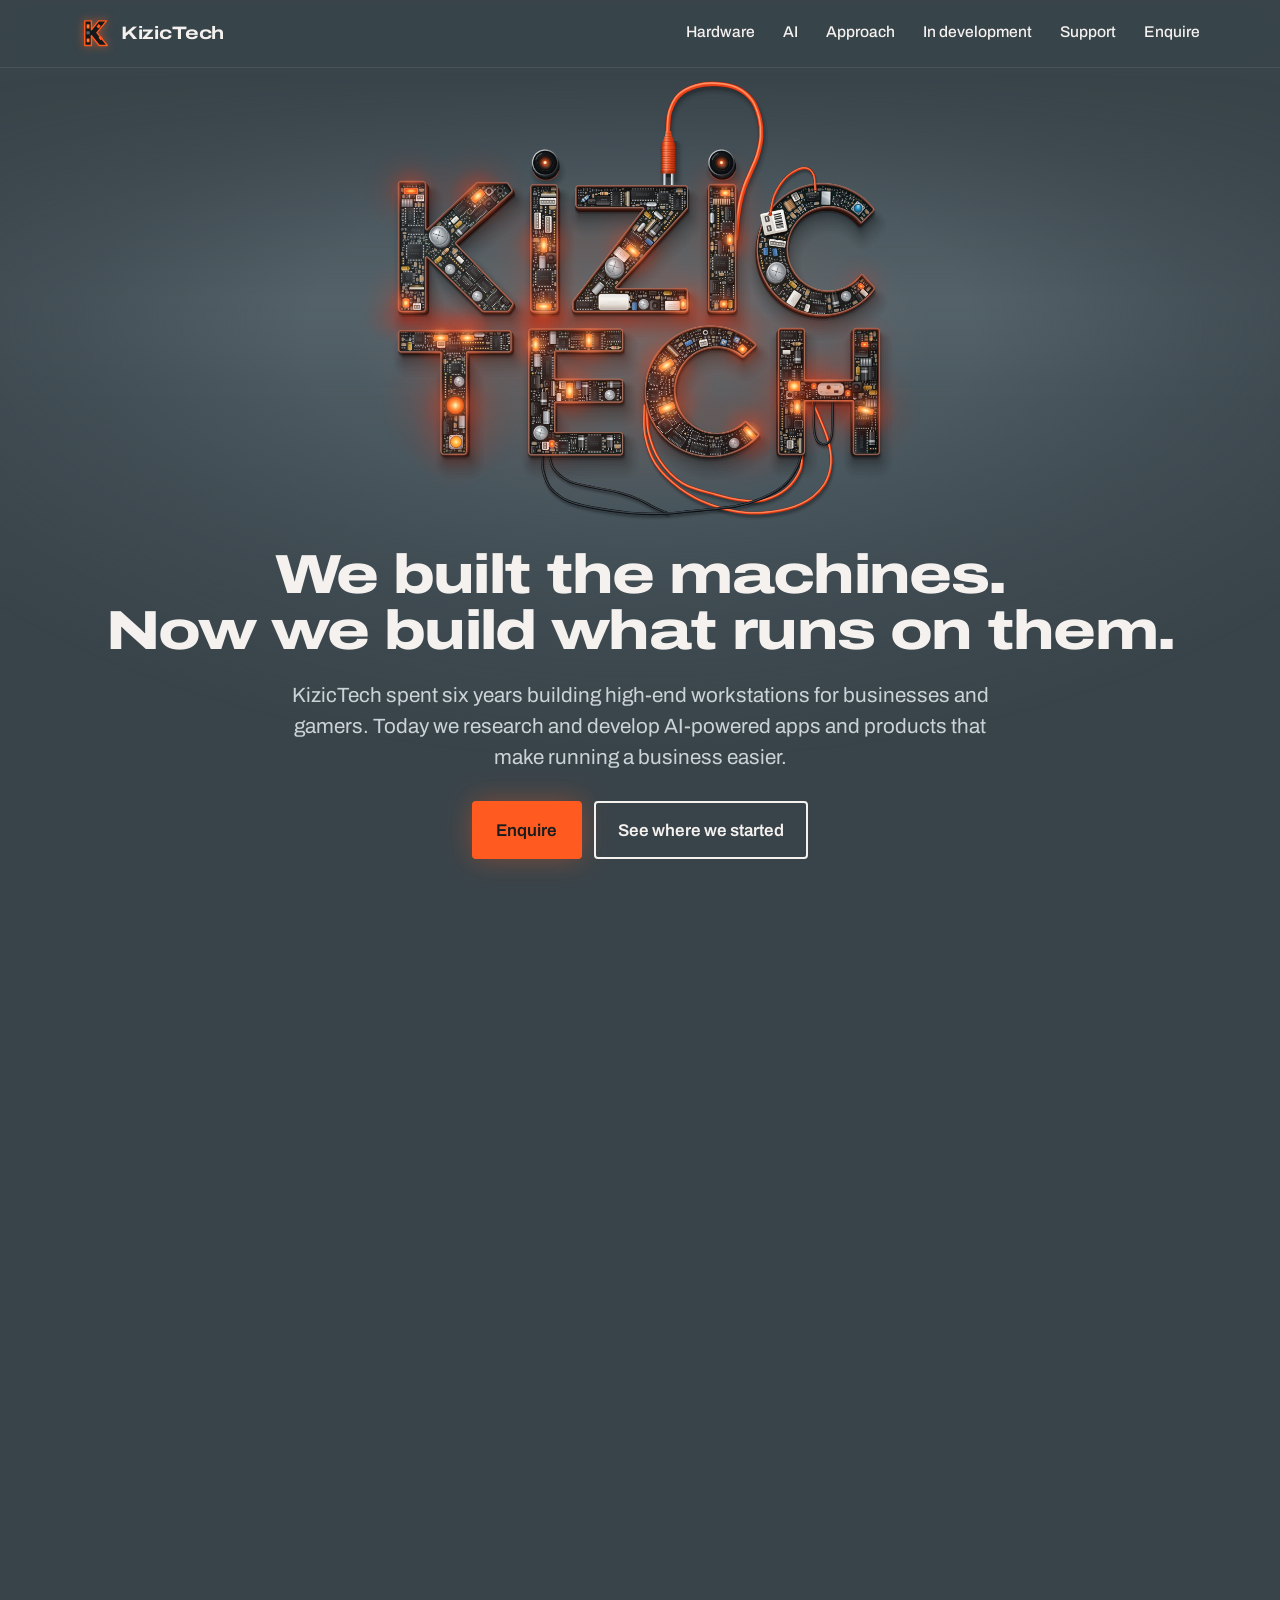
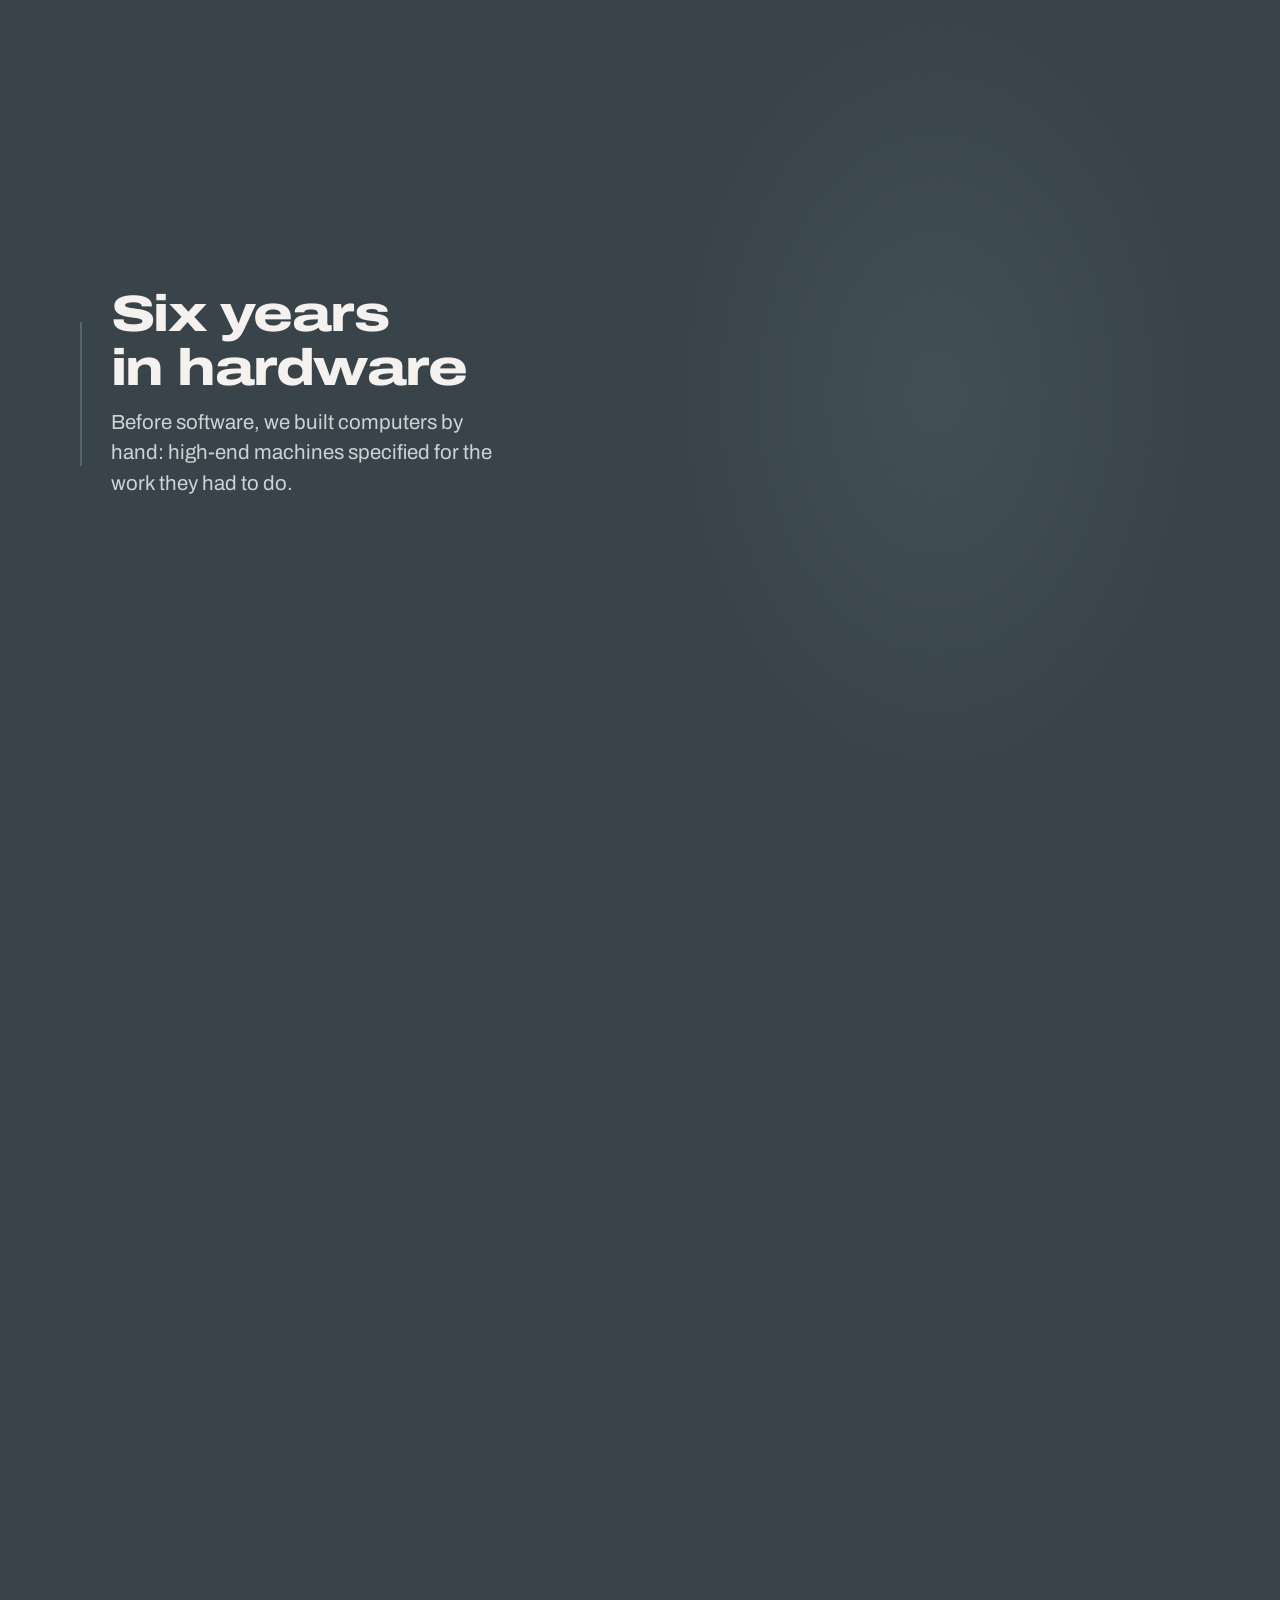
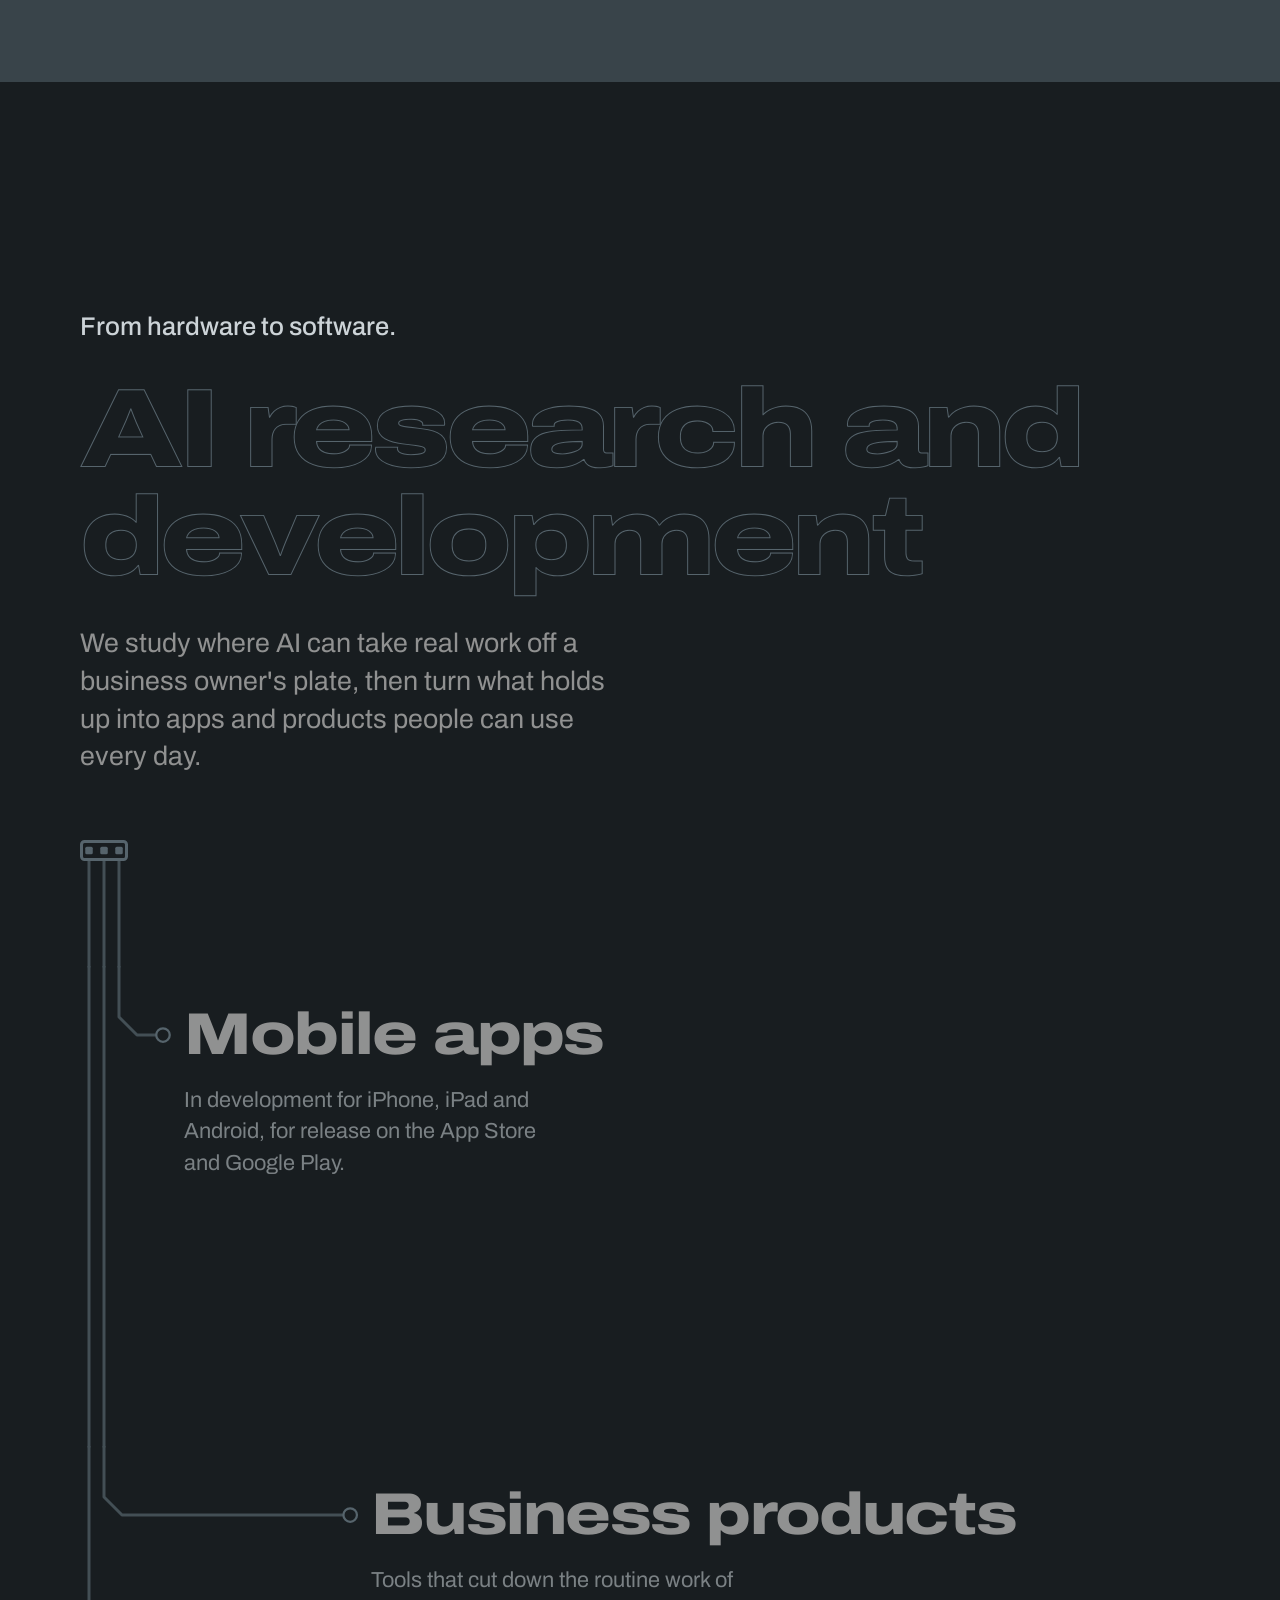
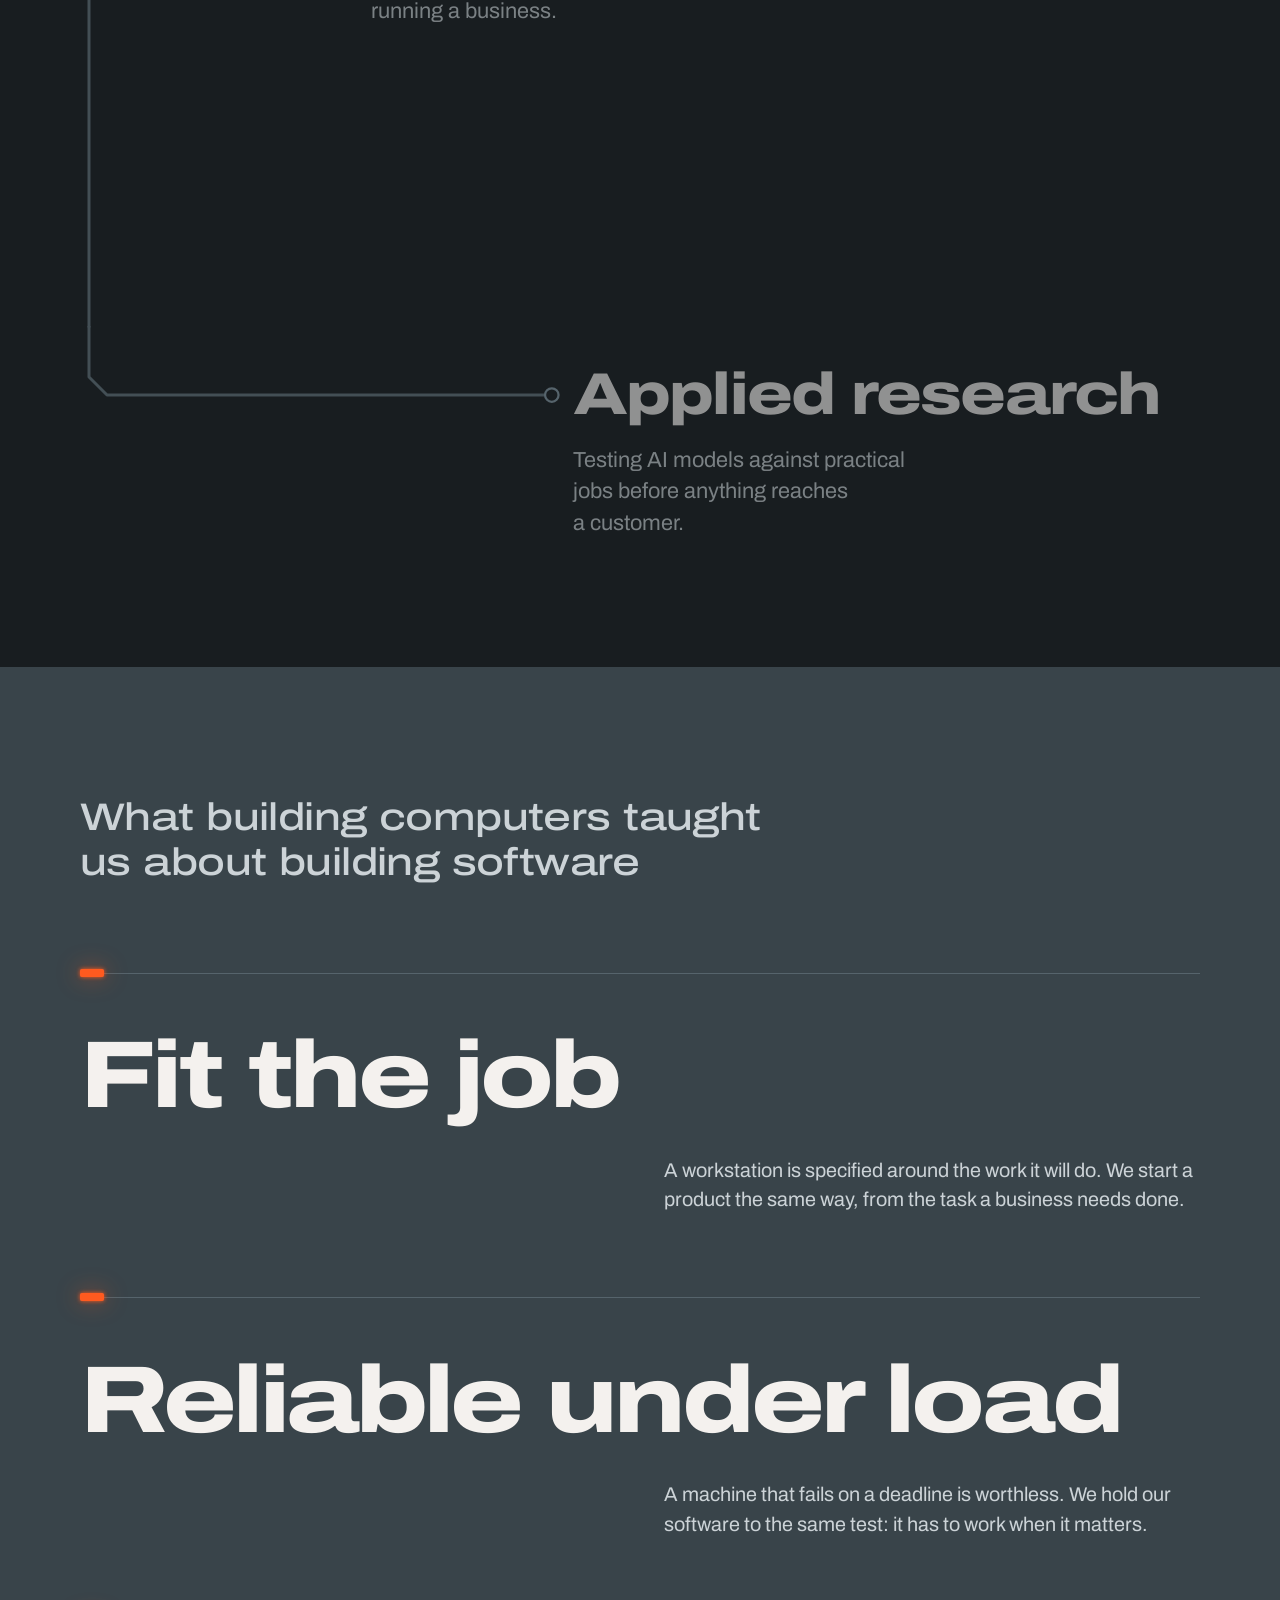
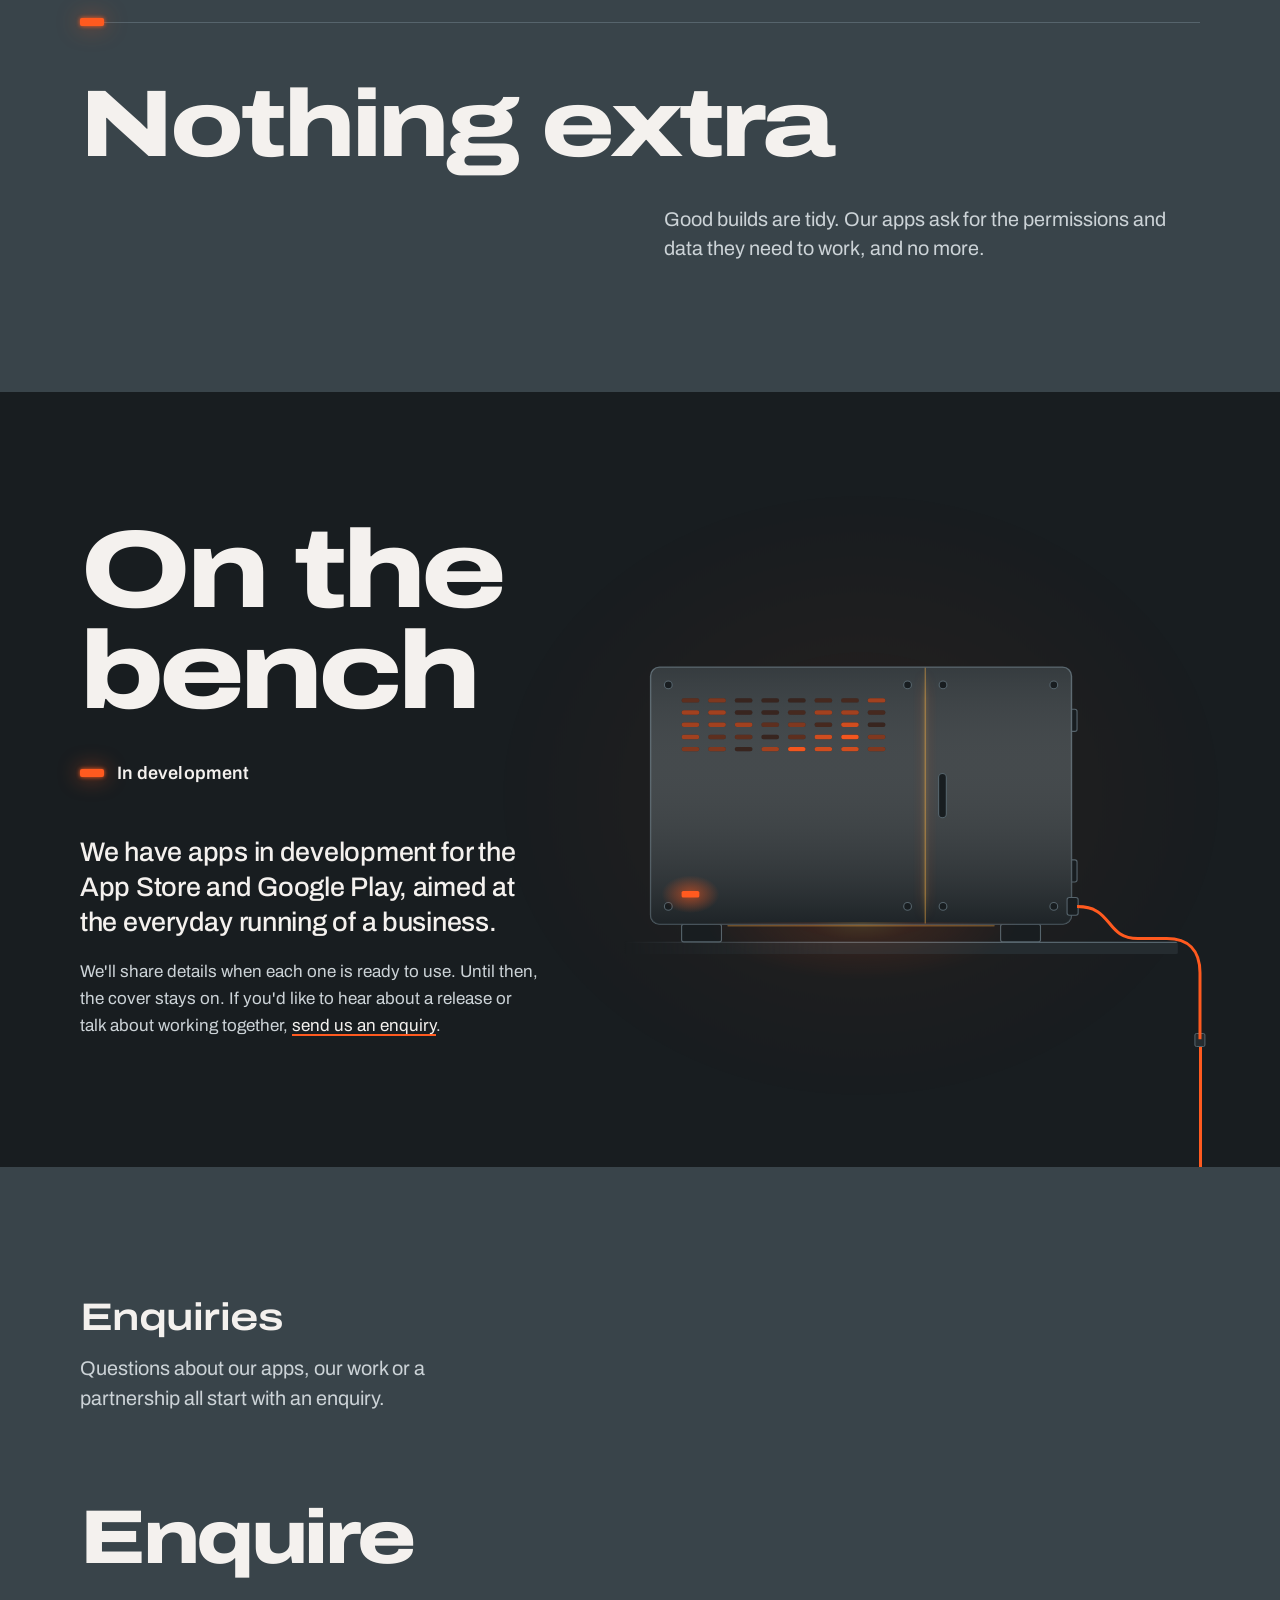
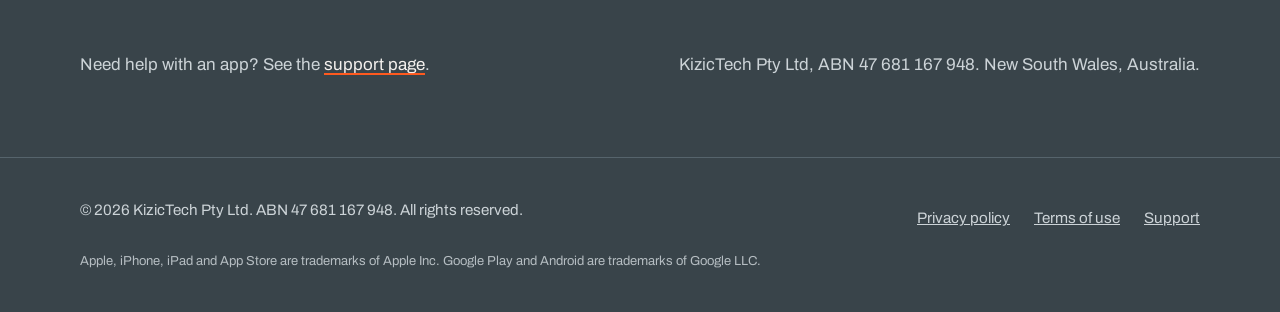
<file: index.html>
<!doctype html>
<html lang="en-AU">
<head>
  <meta charset="utf-8">
  <meta name="viewport" content="width=device-width, initial-scale=1">
  <title>KizicTech | AI apps and products for running a business</title>
  <meta name="description" content="KizicTech researches and develops AI-powered apps and products that make running a business easier, after six years building high-end workstations.">
  <meta name="theme-color" content="#39444a">
  <meta property="og:site_name" content="KizicTech">
  <meta property="og:title" content="KizicTech">
  <meta property="og:description" content="AI research and development for apps and products that make running a business easier.">
  <meta property="og:type" content="website">
  <meta property="og:locale" content="en_AU">
  <meta property="og:image" content="https://kizictech.com.au/assets/og-image.jpg">
  <meta property="og:image:width" content="1200">
  <meta property="og:image:height" content="630">
  <meta property="og:image:alt" content="The KizicTech logo, built from circuit boards lit with orange LEDs">
  <meta property="og:url" content="https://kizictech.com.au/">
  <meta name="twitter:card" content="summary_large_image">
  <link rel="canonical" href="https://kizictech.com.au/">
  <link rel="icon" href="favicon.ico" sizes="32x32">
  <link rel="icon" href="favicon.svg" type="image/svg+xml">
  <link rel="apple-touch-icon" href="apple-touch-icon.png">
  <script type="application/ld+json">{"@context":"https://schema.org","@type":"Organization","name":"KizicTech","legalName":"KizicTech Pty Ltd","address":{"@type":"PostalAddress","addressRegion":"NSW","addressCountry":"AU"},"url":"https://kizictech.com.au/","logo":"https://kizictech.com.au/assets/og-image.jpg","description":"AI research and development for apps and products that make running a business easier.","areaServed":"AU"}</script>
  <link rel="preconnect" href="https://fonts.googleapis.com">
  <link rel="preconnect" href="https://fonts.gstatic.com" crossorigin>
  <link href="https://fonts.googleapis.com/css2?family=Archivo:wdth,wght@62..125,100..900&display=swap" rel="stylesheet">
  <link rel="stylesheet" href="styles.css">
  <link rel="stylesheet" href="css/hero.css">
  <link rel="stylesheet" href="css/hardware.css">
  <link rel="stylesheet" href="css/software.css">
  <link rel="stylesheet" href="css/closing.css">
  <!-- deferred, and listed here so the browser finds them before the large inline logo -->
  <script defer src="js/hero.js"></script>
  <script defer src="js/hardware.js"></script>
  <script defer src="js/software.js"></script>
  <script defer src="js/closing.js"></script>
</head>
<body>
  <a class="skip" href="#main">Skip to content</a>

  <header class="site-header">
    <div class="wrap">
      <a class="brand" href="index.html" aria-label="KizicTech home">
        <svg viewBox="0 0 32 32" aria-hidden="true">
          <path d="M5 3h7v9.5L19.5 3H28L17.8 15.4 28.8 29h-8.6L12 18.6V29H5z" fill="#14181a" stroke="#ff5a1f" stroke-width="1.5" stroke-linejoin="round"/>
          <path d="M7 6.5h3v4.5H7zM7 21.5h3v4H7z" fill="#ff5a1f"/>
          <path d="M7.9 7.6h1.2v2.3H7.9zM7.9 22.5h1.2v2H7.9z" fill="#ffb347"/>
          <path d="M6.8 14h3.4v3.2H6.8z" fill="#56646c"/>
          <path d="m19.6 6.4 2.3 1.9-2.2 2.7-2.3-1.9zM19.5 20.6l2.3-1.8 2.2 2.8-2.3 1.8z" fill="#ff5a1f"/>
        </svg>
        KizicTech
      </a>
      <nav class="site-nav" aria-label="Main">
        <a href="#hardware">Hardware</a>
        <a href="#software">AI</a>
        <a href="#approach">Approach</a>
        <a href="#lab">In development</a>
        <a href="support.html">Support</a>
        <a href="enquire.html">Enquire</a>
      </nav>
    </div>
  </header>

  <main id="main">
    <section class="s-hero" id="top" style="--s-hero-n:30">
      <script>/* hide the hero before first paint so the power-up never flashes; js/hero.js takes over */
      (function(){try{var s=document.currentScript.parentElement;if(window.matchMedia&&window.requestAnimationFrame&&!matchMedia('(prefers-reduced-motion: reduce)').matches&&window.pageYOffset<40){s.classList.add('is-intro');s._introGuard=setTimeout(function(){s.classList.remove('is-intro')},6000)}}catch(e){}})();</script>
      <div class="s-hero__track">
        <div class="s-hero__stage">
          <div class="s-hero__inner">
            <div class="s-hero__sign">
              <span class="s-hero__wall" aria-hidden="true"></span>
              <!-- The logo, drawn in code as stacked layers so the light can be switched without repainting the boards. Built by logo-source/build-hero.py. -->
              <svg class="s-hero__layer s-hero__layer--base" viewBox="0 0 1320 990" focusable="false" aria-hidden="true"><defs><linearGradient id="kzg-pin" x1="0" y1="0" x2="0" y2="1"><stop offset="0" stop-color="#dde2e5"/><stop offset="0.16" stop-color="#9da6ab"/><stop offset="0.34" stop-color="#4b545a"/><stop offset="0.66" stop-color="#4b545a"/><stop offset="0.84" stop-color="#9da6ab"/><stop offset="1" stop-color="#dde2e5"/></linearGradient><linearGradient id="kzg-pinh" x1="0" y1="0" x2="1" y2="0"><stop offset="0" stop-color="#dde2e5"/><stop offset="0.16" stop-color="#9da6ab"/><stop offset="0.34" stop-color="#4b545a"/><stop offset="0.66" stop-color="#4b545a"/><stop offset="0.84" stop-color="#9da6ab"/><stop offset="1" stop-color="#dde2e5"/></linearGradient><linearGradient id="kzg-ic" x1="0" y1="0" x2="1" y2="1"><stop offset="0" stop-color="#343b40"/><stop offset="0.5" stop-color="#1e2225"/><stop offset="1" stop-color="#121517"/></linearGradient><linearGradient id="kzg-sil" x1="0" y1="0" x2="1" y2="1"><stop offset="0" stop-color="#fafbfb"/><stop offset="0.45" stop-color="#bcc5ca"/><stop offset="1" stop-color="#737e85"/></linearGradient><linearGradient id="kzg-met" x1="0" y1="0" x2="0" y2="1"><stop offset="0" stop-color="#8a949a"/><stop offset="0.3" stop-color="#f7f9fa"/><stop offset="0.55" stop-color="#b3bcc1"/><stop offset="1" stop-color="#59636a"/></linearGradient><linearGradient id="kzg-meth" x1="0" y1="0" x2="1" y2="0"><stop offset="0" stop-color="#7b858b"/><stop offset="0.32" stop-color="#f7f9fa"/><stop offset="0.6" stop-color="#aeb7bc"/><stop offset="1" stop-color="#525c62"/></linearGradient><linearGradient id="kzg-sheen" x1="150" y1="150" x2="1150" y2="800" gradientUnits="userSpaceOnUse"><stop offset="0" stop-color="#fff" stop-opacity="0.1"/><stop offset="0.45" stop-color="#fff" stop-opacity="0"/><stop offset="0.6" stop-color="#000" stop-opacity="0"/><stop offset="1" stop-color="#000" stop-opacity="0.2"/></linearGradient><linearGradient id="kzg-cap" x1="0" y1="0" x2="0" y2="1"><stop offset="0" stop-color="#b4bcc1"/><stop offset="0.5" stop-color="#7f898f"/><stop offset="1" stop-color="#4c555b"/></linearGradient><linearGradient id="kzg-wht" x1="0" y1="0" x2="0" y2="1"><stop offset="0" stop-color="#ffffff"/><stop offset="0.55" stop-color="#ebe7e1"/><stop offset="1" stop-color="#c4beb5"/></linearGradient><linearGradient id="kzg-gold" x1="0" y1="0" x2="1" y2="1"><stop offset="0" stop-color="#f6dc9a"/><stop offset="0.5" stop-color="#d1a650"/><stop offset="1" stop-color="#8a6a2a"/></linearGradient><linearGradient id="kzg-shade" x1="0" y1="0" x2="0" y2="1"><stop offset="0" stop-color="#fff" stop-opacity="0.3"/><stop offset="0.45" stop-color="#fff" stop-opacity="0"/><stop offset="0.55" stop-color="#000" stop-opacity="0"/><stop offset="1" stop-color="#000" stop-opacity="0.3"/></linearGradient><linearGradient id="kzg-cyl" x1="0" y1="0" x2="0" y2="1"><stop offset="0" stop-color="#000" stop-opacity="0.28"/><stop offset="0.3" stop-color="#fff" stop-opacity="0.42"/><stop offset="0.5" stop-color="#fff" stop-opacity="0"/><stop offset="1" stop-color="#000" stop-opacity="0.45"/></linearGradient><linearGradient id="kzg-cylh" x1="0" y1="0" x2="1" y2="0"><stop offset="0" stop-color="#000" stop-opacity="0.28"/><stop offset="0.3" stop-color="#fff" stop-opacity="0.42"/><stop offset="0.5" stop-color="#fff" stop-opacity="0"/><stop offset="1" stop-color="#000" stop-opacity="0.45"/></linearGradient><linearGradient id="kzg-canrim" x1="0" y1="0" x2="1" y2="1"><stop offset="0" stop-color="#ffffff"/><stop offset="0.5" stop-color="#98a2a8"/><stop offset="1" stop-color="#4d575e"/></linearGradient><radialGradient id="kzg-can" cx="0.5" cy="0.5" r="0.5" fx="0.36" fy="0.3"><stop offset="0" stop-color="#fbfcfc"/><stop offset="0.45" stop-color="#c9d0d4"/><stop offset="0.82" stop-color="#8f999f"/><stop offset="1" stop-color="#737e85"/></radialGradient><linearGradient id="kzg-lens" x1="0" y1="0" x2="0" y2="1"><stop offset="0" stop-color="#d08a55"/><stop offset="0.5" stop-color="#a85a2c"/><stop offset="1" stop-color="#74391a"/></linearGradient><radialGradient id="kzg-dome" cx="0.5" cy="0.5" r="0.5" fx="0.36" fy="0.32"><stop offset="0" stop-color="#c96a3f"/><stop offset="0.5" stop-color="#8a3a1c"/><stop offset="1" stop-color="#4a1a0c"/></radialGradient><radialGradient id="kzg-amber" cx="0.5" cy="0.5" r="0.5" fx="0.36" fy="0.32"><stop offset="0" stop-color="#f1c672"/><stop offset="0.6" stop-color="#c98a2c"/><stop offset="1" stop-color="#8a5712"/></radialGradient><radialGradient id="kzg-blue" cx="0.5" cy="0.5" r="0.5" fx="0.36" fy="0.32"><stop offset="0" stop-color="#b9f1ff"/><stop offset="0.45" stop-color="#35a6d8"/><stop offset="1" stop-color="#0f5a86"/></radialGradient><radialGradient id="kzg-btn" cx="0.5" cy="0.5" r="0.5" fx="0.36" fy="0.32"><stop offset="0" stop-color="#4b545b"/><stop offset="0.5" stop-color="#1c2023"/><stop offset="1" stop-color="#090b0c"/></radialGradient><radialGradient id="kzg-knob" cx="0.5" cy="0.5" r="0.5" fx="0.34" fy="0.28"><stop offset="0" stop-color="#4d575e"/><stop offset="0.42" stop-color="#1f2428"/><stop offset="1" stop-color="#090b0c"/></radialGradient><radialGradient id="kzg-dimple" cx="0.5" cy="0.5" r="0.5" fx="0.68" fy="0.74"><stop offset="0" stop-color="#343c42"/><stop offset="0.6" stop-color="#15191b"/><stop offset="1" stop-color="#08090a"/></radialGradient><linearGradient id="kzg-bezel" x1="0" y1="0" x2="1" y2="1"><stop offset="0" stop-color="#f3f5f6"/><stop offset="0.4" stop-color="#8d979d"/><stop offset="0.75" stop-color="#343b40"/><stop offset="1" stop-color="#1a1e21"/></linearGradient><linearGradient id="kzg-plug" x1="0" y1="0" x2="1" y2="0"><stop offset="0" stop-color="#9a2608"/><stop offset="0.14" stop-color="#e4411a"/><stop offset="0.33" stop-color="#ff8f62"/><stop offset="0.52" stop-color="#f04e1e"/><stop offset="0.84" stop-color="#c2330f"/><stop offset="1" stop-color="#8a2106"/></linearGradient><radialGradient id="kzg-halo" cx="0.5" cy="0.5" r="0.5"><stop offset="0" stop-color="#ff6424" stop-opacity="0.62"/><stop offset="0.22" stop-color="#ff4c18" stop-opacity="0.36"/><stop offset="0.55" stop-color="#f2340e" stop-opacity="0.13"/><stop offset="1" stop-color="#e82a08" stop-opacity="0"/></radialGradient><radialGradient id="kzg-bloom" cx="0.5" cy="0.5" r="0.5"><stop offset="0" stop-color="#fff0c2" stop-opacity="0.8"/><stop offset="0.4" stop-color="#ffc46a" stop-opacity="0.32"/><stop offset="1" stop-color="#ff8a2a" stop-opacity="0"/></radialGradient><radialGradient id="kzg-core" cx="0.5" cy="0.5" r="0.5"><stop offset="0" stop-color="#fffdf0"/><stop offset="0.3" stop-color="#ffe08a"/><stop offset="0.68" stop-color="#ffa23a"/><stop offset="1" stop-color="#ff6a1f"/></radialGradient><radialGradient id="kzg-core2" cx="0.5" cy="0.5" r="0.5"><stop offset="0" stop-color="#ffd98a"/><stop offset="0.5" stop-color="#ff9a3a"/><stop offset="1" stop-color="#f4551a"/></radialGradient><radialGradient id="kzg-domelit" cx="0.5" cy="0.5" r="0.5"><stop offset="0" stop-color="#fff8dc"/><stop offset="0.2" stop-color="#ffc95a"/><stop offset="0.55" stop-color="#ff6a1f"/><stop offset="1" stop-color="#d8380a"/></radialGradient><radialGradient id="kzg-amberlit" cx="0.5" cy="0.5" r="0.5"><stop offset="0" stop-color="#fff6cf"/><stop offset="0.4" stop-color="#ffc24d"/><stop offset="1" stop-color="#ff8a1f"/></radialGradient><linearGradient id="kzg-lift" x1="0" y1="190" x2="0" y2="745" gradientUnits="userSpaceOnUse"><stop offset="0" stop-color="#e8552c" stop-opacity="0"/><stop offset="0.38" stop-color="#e8552c" stop-opacity="0.05"/><stop offset="0.5" stop-color="#ea4420" stop-opacity="0.17"/><stop offset="0.62" stop-color="#e8552c" stop-opacity="0.05"/><stop offset="1" stop-color="#e8552c" stop-opacity="0"/></linearGradient><radialGradient id="kzg-spillr" cx="0.5" cy="0.5" r="0.5"><stop offset="0" stop-color="#ee1e08" stop-opacity="0.36"/><stop offset="0.35" stop-color="#e82008" stop-opacity="0.2"/><stop offset="0.7" stop-color="#dc2008" stop-opacity="0.06"/><stop offset="1" stop-color="#d41e08" stop-opacity="0"/></radialGradient><radialGradient id="kzg-spill" cx="0.5" cy="0.5" r="0.5"><stop offset="0" stop-color="#fa3410" stop-opacity="0.32"/><stop offset="0.3" stop-color="#f22e0c" stop-opacity="0.19"/><stop offset="0.65" stop-color="#e62a0a" stop-opacity="0.06"/><stop offset="1" stop-color="#dc2408" stop-opacity="0"/></radialGradient><radialGradient id="kzg-sh" cx="0.5" cy="0.5" r="0.5"><stop offset="0" stop-color="#06090b" stop-opacity="0.6"/><stop offset="0.45" stop-color="#06090b" stop-opacity="0.32"/><stop offset="1" stop-color="#06090b" stop-opacity="0"/></radialGradient><g id="kz-ic8"><g transform="scale(1.4)"><rect x="-6.35" y="-4.45" width="12.7" height="8.9" rx="1.2" fill="#000" opacity="0.45"/><path d="M-4.55 -5.5h1.3V5.5h-1.3zM-1.95 -5.5h1.3V5.5h-1.3zM0.65 -5.5h1.3V5.5h-1.3zM3.25 -5.5h1.3V5.5h-1.3z" fill="url(#kzg-pin)"/><rect x="-5.7" y="-3.8" width="11.4" height="7.6" rx="0.9" fill="url(#kzg-ic)"/><rect x="-4.95" y="-3.05" width="9.9" height="6.1" rx="0.5" fill="none" stroke="#4a535a" stroke-width=".35" opacity=".85"/><circle cx="-3.6" cy="1.7" r="0.75" fill="#0a0c0d"/><circle cx="-3.6" cy="1.7" r="0.75" fill="none" stroke="#565f66" stroke-width=".25"/><path d="M-3.19 -1.07h2v.55h-2zM-0.09 -1.07h2v.55h-2zM-3.19 0.53h0.9v.55h-0.9zM-1.69 0.53h1.4v.55h-1.4zM0.81 0.53h0.9v.55h-0.9z" fill="#77828a" opacity="0.62"/></g></g><g id="kz-ic14"><g transform="scale(1.4)"><rect x="-9.2" y="-4.95" width="18.4" height="9.9" rx="1.2" fill="#000" opacity="0.45"/><path d="M-7.47 -6h1.15V6h-1.15zM-5.17 -6h1.15V6h-1.15zM-2.87 -6h1.15V6h-1.15zM-0.57 -6h1.15V6h-1.15zM1.73 -6h1.15V6h-1.15zM4.02 -6h1.15V6h-1.15zM6.33 -6h1.15V6h-1.15z" fill="url(#kzg-pin)"/><rect x="-8.55" y="-4.3" width="17.1" height="8.6" rx="0.9" fill="url(#kzg-ic)"/><rect x="-7.8" y="-3.55" width="15.6" height="7.1" rx="0.5" fill="none" stroke="#4a535a" stroke-width=".35" opacity=".85"/><circle cx="-6.45" cy="2.2" r="0.75" fill="#0a0c0d"/><circle cx="-6.45" cy="2.2" r="0.75" fill="none" stroke="#565f66" stroke-width=".25"/><path d="M-4.79 -1.17h2v.55h-2zM-2.19 -1.17h1.4v.55h-1.4zM-0.19 -1.17h0.9v.55h-0.9zM1.81 -1.17h1.4v.55h-1.4zM-4.79 0.63h2.6v.55h-2.6zM-1.59 0.63h1.4v.55h-1.4zM0.41 0.63h1.4v.55h-1.4zM2.41 0.63h1.4v.55h-1.4z" fill="#77828a" opacity="0.62"/></g></g><g id="kz-ic16"><g transform="scale(1.4)"><rect x="-11.15" y="-6.9" width="22.3" height="13.8" rx="1.2" fill="#000" opacity="0.45"/><path d="M-9.38 -7.95h1.25V7.95h-1.25zM-6.88 -7.95h1.25V7.95h-1.25zM-4.38 -7.95h1.25V7.95h-1.25zM-1.88 -7.95h1.25V7.95h-1.25zM0.62 -7.95h1.25V7.95h-1.25zM3.12 -7.95h1.25V7.95h-1.25zM5.62 -7.95h1.25V7.95h-1.25zM8.12 -7.95h1.25V7.95h-1.25z" fill="url(#kzg-pin)"/><rect x="-10.5" y="-6.25" width="21" height="12.5" rx="0.9" fill="url(#kzg-ic)"/><rect x="-9.75" y="-5.5" width="19.5" height="11" rx="0.5" fill="none" stroke="#4a535a" stroke-width=".35" opacity=".85"/><circle cx="-8.4" cy="4.15" r="0.75" fill="#0a0c0d"/><circle cx="-8.4" cy="4.15" r="0.75" fill="none" stroke="#565f66" stroke-width=".25"/><path d="M-5.88 -1.67h2.6v.55h-2.6zM-2.68 -1.67h1.4v.55h-1.4zM-0.68 -1.67h0.9v.55h-0.9zM0.82 -1.67h1.4v.55h-1.4zM2.82 -1.67h1.4v.55h-1.4zM-5.88 -0.27h1.4v.55h-1.4zM-3.38 -0.27h1.4v.55h-1.4zM-1.38 -0.27h1.4v.55h-1.4zM0.62 -0.27h2v.55h-2zM3.22 -0.27h2v.55h-2zM-5.88 1.13h1.4v.55h-1.4zM-3.88 1.13h2v.55h-2zM-1.28 1.13h2v.55h-2zM1.32 1.13h0.9v.55h-0.9zM3.32 1.13h2v.55h-2z" fill="#77828a" opacity="0.62"/></g></g><g id="kz-ic20"><g transform="scale(1.4)"><rect x="-12.65" y="-6.15" width="25.3" height="12.3" rx="1.2" fill="#000" opacity="0.45"/><path d="M-10.92 -7.2h1.15V7.2h-1.15zM-8.62 -7.2h1.15V7.2h-1.15zM-6.33 -7.2h1.15V7.2h-1.15zM-4.03 -7.2h1.15V7.2h-1.15zM-1.73 -7.2h1.15V7.2h-1.15zM0.57 -7.2h1.15V7.2h-1.15zM2.87 -7.2h1.15V7.2h-1.15zM5.17 -7.2h1.15V7.2h-1.15zM7.47 -7.2h1.15V7.2h-1.15zM9.77 -7.2h1.15V7.2h-1.15z" fill="url(#kzg-pin)"/><rect x="-12" y="-5.5" width="24" height="11" rx="0.9" fill="url(#kzg-ic)"/><rect x="-11.25" y="-4.75" width="22.5" height="9.5" rx="0.5" fill="none" stroke="#4a535a" stroke-width=".35" opacity=".85"/><circle cx="-9.9" cy="3.4" r="0.75" fill="#0a0c0d"/><circle cx="-9.9" cy="3.4" r="0.75" fill="none" stroke="#565f66" stroke-width=".25"/><path d="M-6.72 -1.67h2v.55h-2zM-4.12 -1.67h2v.55h-2zM-1.52 -1.67h2v.55h-2zM1.08 -1.67h2.6v.55h-2.6zM4.28 -1.67h1.4v.55h-1.4zM-6.72 -0.27h2v.55h-2zM-4.12 -0.27h2v.55h-2zM-1.52 -0.27h0.9v.55h-0.9zM0.48 -0.27h2.6v.55h-2.6zM3.68 -0.27h2.6v.55h-2.6zM-6.72 1.13h0.9v.55h-0.9zM-5.22 1.13h0.9v.55h-0.9zM-3.22 1.13h1.4v.55h-1.4zM-0.72 1.13h1.4v.55h-1.4zM1.28 1.13h1.4v.55h-1.4zM3.28 1.13h2v.55h-2z" fill="#77828a" opacity="0.62"/></g></g><g id="kz-ic28"><g transform="scale(1.4)"><rect x="-17.25" y="-7.9" width="34.5" height="15.8" rx="1.2" fill="#000" opacity="0.45"/><path d="M-15.52 -8.95h1.15V8.95h-1.15zM-13.22 -8.95h1.15V8.95h-1.15zM-10.92 -8.95h1.15V8.95h-1.15zM-8.62 -8.95h1.15V8.95h-1.15zM-6.32 -8.95h1.15V8.95h-1.15zM-4.02 -8.95h1.15V8.95h-1.15zM-1.72 -8.95h1.15V8.95h-1.15zM0.58 -8.95h1.15V8.95h-1.15zM2.87 -8.95h1.15V8.95h-1.15zM5.17 -8.95h1.15V8.95h-1.15zM7.48 -8.95h1.15V8.95h-1.15zM9.78 -8.95h1.15V8.95h-1.15zM12.07 -8.95h1.15V8.95h-1.15zM14.38 -8.95h1.15V8.95h-1.15z" fill="url(#kzg-pin)"/><rect x="-16.6" y="-7.25" width="33.2" height="14.5" rx="0.9" fill="url(#kzg-ic)"/><rect x="-15.85" y="-6.5" width="31.7" height="13" rx="0.5" fill="none" stroke="#4a535a" stroke-width=".35" opacity=".85"/><circle cx="-14.5" cy="5.15" r="0.75" fill="#0a0c0d"/><circle cx="-14.5" cy="5.15" r="0.75" fill="none" stroke="#565f66" stroke-width=".25"/><path d="M-9.3 -1.67h2v.55h-2zM-6.2 -1.67h2v.55h-2zM-3.6 -1.67h0.9v.55h-0.9zM-1.6 -1.67h2v.55h-2zM1 -1.67h0.9v.55h-0.9zM2.5 -1.67h0.9v.55h-0.9zM4 -1.67h2v.55h-2zM7.1 -1.67h2v.55h-2zM-9.3 -0.27h2v.55h-2zM-6.7 -0.27h0.9v.55h-0.9zM-5.2 -0.27h2v.55h-2zM-2.6 -0.27h1.4v.55h-1.4zM-0.6 -0.27h1.4v.55h-1.4zM1.9 -0.27h2v.55h-2zM4.5 -0.27h1.4v.55h-1.4zM7 -0.27h0.9v.55h-0.9zM-9.3 1.13h2.6v.55h-2.6zM-6.1 1.13h1.4v.55h-1.4zM-3.6 1.13h2v.55h-2zM-1 1.13h2.6v.55h-2.6zM2.7 1.13h2.6v.55h-2.6zM5.9 1.13h0.9v.55h-0.9zM7.9 1.13h0.9v.55h-0.9z" fill="#77828a" opacity="0.62"/></g></g><g id="kz-ic6"><g transform="scale(1.4)"><rect x="-4.75" y="-3.35" width="9.5" height="6.7" rx="1.2" fill="#000" opacity="0.45"/><path d="M-3 -4.4h1.2V4.4h-1.2zM-0.6 -4.4h1.2V4.4h-1.2zM1.8 -4.4h1.2V4.4h-1.2z" fill="url(#kzg-pin)"/><rect x="-4.1" y="-2.7" width="8.2" height="5.4" rx="0.9" fill="url(#kzg-ic)"/><rect x="-3.35" y="-1.95" width="6.7" height="3.9" rx="0.5" fill="none" stroke="#4a535a" stroke-width=".35" opacity=".85"/><circle cx="-2" cy="0.6" r="0.75" fill="#0a0c0d"/><circle cx="-2" cy="0.6" r="0.75" fill="none" stroke="#565f66" stroke-width=".25"/><path d="M-2.3 -0.84h2v.55h-2zM0.3 -0.84h1.4v.55h-1.4zM-2.3 0.3h1.4v.55h-1.4z" fill="#77828a" opacity="0.62"/></g></g><g id="kz-qfp12"><g transform="scale(1.4)"><rect x="-15.15" y="-15.15" width="30.3" height="30.3" rx="1.2" fill="#000" opacity="0.45"/><path d="M-12.65 -16.2h1.1V16.2h-1.1zM-10.45 -16.2h1.1V16.2h-1.1zM-8.25 -16.2h1.1V16.2h-1.1zM-6.05 -16.2h1.1V16.2h-1.1zM-3.85 -16.2h1.1V16.2h-1.1zM-1.65 -16.2h1.1V16.2h-1.1zM0.55 -16.2h1.1V16.2h-1.1zM2.75 -16.2h1.1V16.2h-1.1zM4.95 -16.2h1.1V16.2h-1.1zM7.15 -16.2h1.1V16.2h-1.1zM9.35 -16.2h1.1V16.2h-1.1zM11.55 -16.2h1.1V16.2h-1.1z" fill="url(#kzg-pin)"/><path d="M-16.2 -12.65v1.1H16.2v-1.1zM-16.2 -10.45v1.1H16.2v-1.1zM-16.2 -8.25v1.1H16.2v-1.1zM-16.2 -6.05v1.1H16.2v-1.1zM-16.2 -3.85v1.1H16.2v-1.1zM-16.2 -1.65v1.1H16.2v-1.1zM-16.2 0.55v1.1H16.2v-1.1zM-16.2 2.75v1.1H16.2v-1.1zM-16.2 4.95v1.1H16.2v-1.1zM-16.2 7.15v1.1H16.2v-1.1zM-16.2 9.35v1.1H16.2v-1.1zM-16.2 11.55v1.1H16.2v-1.1z" fill="url(#kzg-pinh)"/><rect x="-14.5" y="-14.5" width="29" height="29" rx="1" fill="url(#kzg-ic)"/><rect x="-13.6" y="-13.6" width="27.2" height="27.2" rx="0.6" fill="none" stroke="#4a535a" stroke-width=".4" opacity=".85"/><circle cx="-11.9" cy="11.9" r="0.9" fill="#0a0c0d"/><circle cx="-11.9" cy="11.9" r="0.9" fill="none" stroke="#565f66" stroke-width=".25"/><path d="M-7.98 -3.17h0.9v.55h-0.9zM-6.48 -3.17h2.6v.55h-2.6zM-3.28 -3.17h1.4v.55h-1.4zM-1.28 -3.17h2.6v.55h-2.6zM1.92 -3.17h1.4v.55h-1.4zM3.92 -3.17h1.4v.55h-1.4zM-7.98 -0.27h2.6v.55h-2.6zM-4.28 -0.27h2v.55h-2zM-1.68 -0.27h2v.55h-2zM0.92 -0.27h2.6v.55h-2.6zM4.12 -0.27h1.4v.55h-1.4zM-7.98 2.63h1.4v.55h-1.4zM-5.48 2.63h2.6v.55h-2.6zM-2.28 2.63h1.4v.55h-1.4zM-0.28 2.63h2.6v.55h-2.6zM2.92 2.63h2v.55h-2zM5.52 2.63h2v.55h-2z" fill="#77828a" opacity="0.62"/></g></g><g id="kz-qfp9"><g transform="scale(1.4)"><rect x="-11.85" y="-11.85" width="23.7" height="23.7" rx="1.2" fill="#000" opacity="0.45"/><path d="M-9.35 -12.9h1.1V12.9h-1.1zM-7.15 -12.9h1.1V12.9h-1.1zM-4.95 -12.9h1.1V12.9h-1.1zM-2.75 -12.9h1.1V12.9h-1.1zM-0.55 -12.9h1.1V12.9h-1.1zM1.65 -12.9h1.1V12.9h-1.1zM3.85 -12.9h1.1V12.9h-1.1zM6.05 -12.9h1.1V12.9h-1.1zM8.25 -12.9h1.1V12.9h-1.1z" fill="url(#kzg-pin)"/><path d="M-12.9 -9.35v1.1H12.9v-1.1zM-12.9 -7.15v1.1H12.9v-1.1zM-12.9 -4.95v1.1H12.9v-1.1zM-12.9 -2.75v1.1H12.9v-1.1zM-12.9 -0.55v1.1H12.9v-1.1zM-12.9 1.65v1.1H12.9v-1.1zM-12.9 3.85v1.1H12.9v-1.1zM-12.9 6.05v1.1H12.9v-1.1zM-12.9 8.25v1.1H12.9v-1.1z" fill="url(#kzg-pinh)"/><rect x="-11.2" y="-11.2" width="22.4" height="22.4" rx="1" fill="url(#kzg-ic)"/><rect x="-10.3" y="-10.3" width="20.6" height="20.6" rx="0.6" fill="none" stroke="#4a535a" stroke-width=".4" opacity=".85"/><circle cx="-8.6" cy="8.6" r="0.9" fill="#0a0c0d"/><circle cx="-8.6" cy="8.6" r="0.9" fill="none" stroke="#565f66" stroke-width=".25"/><path d="M-6.16 -2.51h0.9v.55h-0.9zM-4.66 -2.51h2v.55h-2zM-1.56 -2.51h2v.55h-2zM1.04 -2.51h2v.55h-2zM4.14 -2.51h2v.55h-2zM-6.16 -0.27h1.4v.55h-1.4zM-3.66 -0.27h0.9v.55h-0.9zM-2.16 -0.27h2v.55h-2zM0.44 -0.27h2v.55h-2zM3.04 -0.27h2v.55h-2zM-6.16 1.97h2v.55h-2zM-3.56 1.97h2v.55h-2zM-0.46 1.97h2v.55h-2zM2.64 1.97h2.6v.55h-2.6z" fill="#77828a" opacity="0.62"/></g></g><g id="kz-qfp6"><g transform="scale(1.4)"><rect x="-8.55" y="-8.55" width="17.1" height="17.1" rx="1.2" fill="#000" opacity="0.45"/><path d="M-6.05 -9.6h1.1V9.6h-1.1zM-3.85 -9.6h1.1V9.6h-1.1zM-1.65 -9.6h1.1V9.6h-1.1zM0.55 -9.6h1.1V9.6h-1.1zM2.75 -9.6h1.1V9.6h-1.1zM4.95 -9.6h1.1V9.6h-1.1z" fill="url(#kzg-pin)"/><path d="M-9.6 -6.05v1.1H9.6v-1.1zM-9.6 -3.85v1.1H9.6v-1.1zM-9.6 -1.65v1.1H9.6v-1.1zM-9.6 0.55v1.1H9.6v-1.1zM-9.6 2.75v1.1H9.6v-1.1zM-9.6 4.95v1.1H9.6v-1.1z" fill="url(#kzg-pinh)"/><rect x="-7.9" y="-7.9" width="15.8" height="15.8" rx="1" fill="url(#kzg-ic)"/><rect x="-7" y="-7" width="14" height="14" rx="0.6" fill="none" stroke="#4a535a" stroke-width=".4" opacity=".85"/><circle cx="-5.3" cy="5.3" r="0.9" fill="#0a0c0d"/><circle cx="-5.3" cy="5.3" r="0.9" fill="none" stroke="#565f66" stroke-width=".25"/><path d="M-4.35 -1.85h1.4v.55h-1.4zM-1.85 -1.85h2.6v.55h-2.6zM1.35 -1.85h2v.55h-2zM-4.35 -0.27h1.4v.55h-1.4zM-1.85 -0.27h1.4v.55h-1.4zM0.15 -0.27h2v.55h-2zM-4.35 1.31h0.9v.55h-0.9zM-2.35 1.31h2.6v.55h-2.6zM0.85 1.31h2.6v.55h-2.6z" fill="#77828a" opacity="0.62"/></g></g><g id="kz-qfp4"><g transform="scale(1.4)"><rect x="-6.15" y="-6.15" width="12.3" height="12.3" rx="1.2" fill="#000" opacity="0.45"/><path d="M-3.68 -7.2h1.05V7.2h-1.05zM-1.57 -7.2h1.05V7.2h-1.05zM0.52 -7.2h1.05V7.2h-1.05zM2.63 -7.2h1.05V7.2h-1.05z" fill="url(#kzg-pin)"/><path d="M-7.2 -3.68v1.05H7.2v-1.05zM-7.2 -1.57v1.05H7.2v-1.05zM-7.2 0.52v1.05H7.2v-1.05zM-7.2 2.63v1.05H7.2v-1.05z" fill="url(#kzg-pinh)"/><rect x="-5.5" y="-5.5" width="11" height="11" rx="1" fill="url(#kzg-ic)"/><rect x="-4.6" y="-4.6" width="9.2" height="9.2" rx="0.6" fill="none" stroke="#4a535a" stroke-width=".4" opacity=".85"/><circle cx="-2.9" cy="2.9" r="0.9" fill="#0a0c0d"/><circle cx="-2.9" cy="2.9" r="0.9" fill="none" stroke="#565f66" stroke-width=".25"/><path d="M-3.03 -1.37h2v.55h-2zM0.07 -1.37h0.9v.55h-0.9zM1.57 -1.37h1.4v.55h-1.4zM-3.03 -0.27h2.6v.55h-2.6zM0.67 -0.27h1.4v.55h-1.4zM-3.03 0.83h1.4v.55h-1.4zM-0.53 0.83h0.9v.55h-0.9zM0.97 0.83h1.4v.55h-1.4z" fill="#77828a" opacity="0.62"/></g></g><g id="kz-qfn"><g transform="scale(1.4)"><rect x="-6.4" y="-6.4" width="12.8" height="12.8" rx="1" fill="#000" opacity="0.45"/><rect x="-5.75" y="-5.75" width="11.5" height="11.5" rx="0.6" fill="#8f999f"/><path d="M-4.6 -5.75h0.9V5.75h-0.9zM-2.5 -5.75h0.9V5.75h-0.9zM-0.4 -5.75h0.9V5.75h-0.9zM1.7 -5.75h0.9V5.75h-0.9zM3.8 -5.75h0.9V5.75h-0.9zM-5.75 -4.6v0.9H5.75v-0.9zM-5.75 -2.5v0.9H5.75v-0.9zM-5.75 -0.4v0.9H5.75v-0.9zM-5.75 1.7v0.9H5.75v-0.9zM-5.75 3.8v0.9H5.75v-0.9z" fill="#dfe4e7"/><rect x="-5.1" y="-5.1" width="10.2" height="10.2" rx="0.5" fill="url(#kzg-ic)"/><circle cx="-3.35" cy="3.35" r="0.7" fill="#0a0c0d"/><path d="M-2.88 -1.02h0.9v.55h-0.9zM-1.38 -1.02h0.9v.55h-0.9zM0.12 -1.02h1.4v.55h-1.4zM-2.88 0.48h1.4v.55h-1.4zM-0.38 0.48h0.9v.55h-0.9z" fill="#77828a" opacity="0.62"/></g></g><g id="kz-r08"><g transform="scale(1.4)"><rect x="-4.2" y="-2.5" width="8.4" height="5" rx="0.7" fill="#000" opacity="0.4"/><rect x="-3.7" y="-2" width="7.4" height="4" rx="0.5" fill="url(#kzg-cap)"/><rect x="-1.92" y="-2" width="3.85" height="4" fill="#15181a"/><rect x="-1.92" y="-1.76" width="3.85" height="1.12" fill="#fff" opacity=".14"/><path d="M-1.42 -0.27h2v.55h-2z" fill="#aab3b8" opacity="0.7"/></g></g><g id="kz-r06"><g transform="scale(1.4)"><rect x="-3.2" y="-2" width="6.4" height="4" rx="0.7" fill="#000" opacity="0.4"/><rect x="-2.7" y="-1.5" width="5.4" height="3" rx="0.5" fill="url(#kzg-cap)"/><rect x="-1.4" y="-1.5" width="2.81" height="3" fill="#15181a"/><rect x="-1.4" y="-1.32" width="2.81" height="0.84" fill="#fff" opacity=".14"/></g></g><g id="kz-r04"><g transform="scale(1.4)"><rect x="-2.3" y="-1.55" width="4.6" height="3.1" rx="0.7" fill="#000" opacity="0.4"/><rect x="-1.8" y="-1.05" width="3.6" height="2.1" rx="0.5" fill="url(#kzg-cap)"/><rect x="-0.94" y="-1.05" width="1.87" height="2.1" fill="#15181a"/><rect x="-0.94" y="-0.92" width="1.87" height="0.59" fill="#fff" opacity=".14"/></g></g><g id="kz-c08"><g transform="scale(1.4)"><rect x="-4.2" y="-2.6" width="8.4" height="5.2" rx="0.7" fill="#000" opacity="0.4"/><rect x="-3.7" y="-2.1" width="7.4" height="4.2" rx="0.5" fill="url(#kzg-cap)"/><rect x="-1.92" y="-2.1" width="3.85" height="4.2" fill="#a5835c"/><rect x="-1.92" y="-1.85" width="3.85" height="1.18" fill="#fff" opacity=".14"/></g></g><g id="kz-c06"><g transform="scale(1.4)"><rect x="-3.2" y="-2.05" width="6.4" height="4.1" rx="0.7" fill="#000" opacity="0.4"/><rect x="-2.7" y="-1.55" width="5.4" height="3.1" rx="0.5" fill="url(#kzg-cap)"/><rect x="-1.4" y="-1.55" width="2.81" height="3.1" fill="#977450"/><rect x="-1.4" y="-1.36" width="2.81" height="0.87" fill="#fff" opacity=".14"/></g></g><g id="kz-c04"><g transform="scale(1.4)"><rect x="-2.3" y="-1.55" width="4.6" height="3.1" rx="0.7" fill="#000" opacity="0.4"/><rect x="-1.8" y="-1.05" width="3.6" height="2.1" rx="0.5" fill="url(#kzg-cap)"/><rect x="-0.94" y="-1.05" width="1.87" height="2.1" fill="#b08c62"/><rect x="-0.94" y="-0.92" width="1.87" height="0.59" fill="#fff" opacity=".14"/></g></g><g id="kz-c06g"><g transform="scale(1.4)"><rect x="-3.2" y="-2.05" width="6.4" height="4.1" rx="0.7" fill="#000" opacity="0.4"/><rect x="-2.7" y="-1.55" width="5.4" height="3.1" rx="0.5" fill="url(#kzg-cap)"/><rect x="-1.4" y="-1.55" width="2.81" height="3.1" fill="#59636a"/><rect x="-1.4" y="-1.36" width="2.81" height="0.87" fill="#fff" opacity=".14"/></g></g><g id="kz-c12"><g transform="scale(1.4)"><rect x="-5.5" y="-3.3" width="11" height="6.6" rx="0.7" fill="#000" opacity="0.4"/><rect x="-5" y="-2.8" width="10" height="5.6" rx="0.5" fill="url(#kzg-cap)"/><rect x="-3" y="-2.8" width="6" height="5.6" fill="#b39064"/><rect x="-3" y="-2.46" width="6" height="1.57" fill="#fff" opacity=".14"/></g></g><g id="kz-rarr"><g transform="scale(1.4)"><rect x="-5.5" y="-3.1" width="11" height="6.2" rx="0.7" fill="#000" opacity="0.4"/><path d="M-4.35 -2.6h1.5V2.6h-1.5zM-1.95 -2.6h1.5V2.6h-1.5zM0.45 -2.6h1.5V2.6h-1.5zM2.85 -2.6h1.5V2.6h-1.5z" fill="url(#kzg-pin)"/><rect x="-5" y="-1.7" width="10" height="3.4" rx="0.3" fill="#15181a"/><rect x="-5" y="-1.6" width="10" height="1" fill="#fff" opacity=".1"/></g></g><g id="kz-tant"><g transform="scale(1.4)"><rect x="-6.15" y="-3.65" width="12.3" height="7.3" rx="1" fill="#000" opacity="0.42"/><rect x="-6" y="-1.7" width="12" height="3.4" rx="0.4" fill="url(#kzg-met)"/><rect x="-5.5" y="-3" width="11" height="6" rx="0.8" fill="#cf9f3d"/><rect x="-4.7" y="-3" width="2.2" height="6" fill="#8a6418"/><rect x="-5.5" y="-3" width="11" height="6" rx="0.8" fill="url(#kzg-shade)"/><path transform="translate(1.6 0)" d="M-2.25 -0.92h0.9v.55h-0.9zM-0.25 -0.92h1.4v.55h-1.4zM-2.25 0.38h2v.55h-2z" fill="#6b4e12" opacity="0.8"/></g></g><g id="kz-diode"><g transform="scale(1.4)"><rect x="-5.15" y="-3.25" width="10.3" height="6.5" rx="0.8" fill="#000" opacity="0.42"/><rect x="-5" y="-1.5" width="10" height="3" rx="0.4" fill="url(#kzg-met)"/><rect x="-4.5" y="-2.6" width="9" height="5.2" rx="0.7" fill="#1b1e20"/><rect x="-3.75" y="-2.6" width="1.7" height="5.2" fill="#b9c2c7"/><rect x="-4.5" y="-2.6" width="9" height="5.2" rx="0.7" fill="url(#kzg-shade)"/></g></g><g id="kz-sot"><g transform="scale(1.4)"><rect x="-3.3" y="-2.1" width="6.6" height="4.2" rx="0.6" fill="#000" opacity="0.4"/><path d="M-2.25 -2.7h1.1V0h-1.1zM1.15 -2.7h1.1V0h-1.1zM-0.55 0h1.1V2.7h-1.1z" fill="url(#kzg-pin)"/><rect x="-2.8" y="-1.6" width="5.6" height="3.2" rx="0.5" fill="url(#kzg-ic)"/></g></g><g id="kz-dpak"><g transform="scale(1.4)"><rect x="-7.15" y="-5.15" width="14.3" height="10.3" rx="1" fill="#000" opacity="0.45"/><rect x="-5.5" y="-7.95" width="11" height="5.5" rx="0.6" fill="url(#kzg-sil)"/><path d="M-4.9 3h1.8V7.6h-1.8zM-0.9 3h1.8V7.6h-1.8zM3.1 3h1.8V7.6h-1.8z" fill="url(#kzg-met)"/><rect x="-6.5" y="-4.5" width="13" height="9" rx="0.9" fill="url(#kzg-ic)"/><rect x="-5.7" y="-3.7" width="11.4" height="7.4" rx="0.5" fill="none" stroke="#4a535a" stroke-width=".35"/><path d="M-3.5 -1.02h2.6v.55h-2.6zM-0.3 -1.02h2.6v.55h-2.6zM-3.5 0.48h2v.55h-2zM-0.9 0.48h2v.55h-2z" fill="#77828a" opacity="0.62"/></g></g><g id="kz-xtal"><g transform="scale(1.4)"><rect x="-8.15" y="-3.85" width="16.3" height="7.7" rx="3.2" fill="#000" opacity="0.42"/><rect x="-7.5" y="-3.2" width="15" height="6.4" rx="3.2" fill="url(#kzg-met)"/><rect x="-7.5" y="-3.2" width="15" height="6.4" rx="3.2" fill="none" stroke="#4a545a" stroke-width=".35"/><rect x="-5.5" y="-1.8" width="11" height="3.6" rx="1.8" fill="none" stroke="#fff" stroke-width=".3" opacity=".6"/><path d="M-3.25 -0.27h2v.55h-2zM-0.15 -0.27h2v.55h-2z" fill="#59636a" opacity="0.7"/></g></g><g id="kz-xtals"><rect x="-10.5" y="-4.48" width="21" height="8.96" rx="1.2" fill="#000"/></g><g id="kz-ind14"><g transform="scale(1.4)"><rect x="-7.65" y="-7.65" width="15.3" height="15.3" rx="2" fill="#000" opacity="0.45"/><rect x="-7" y="-7" width="14" height="14" rx="2" fill="#23272b"/><rect x="-7" y="-7" width="14" height="14" rx="2" fill="url(#kzg-shade)"/><circle r="5.18" fill="url(#kzg-btn)"/><circle r="5.18" fill="none" stroke="#586168" stroke-width=".35"/><path d="M-2.52 -0.83h1.4v.55h-1.4zM-0.52 -0.83h2.6v.55h-2.6zM-2.52 0.29h2v.55h-2zM0.08 0.29h1.4v.55h-1.4z" fill="#9aa4aa" opacity="0.75"/></g></g><g id="kz-ind14s"><rect x="-9.8" y="-9.8" width="19.6" height="19.6" rx="1.2" fill="#000"/></g><g id="kz-ind9"><g transform="scale(1.4)"><rect x="-5.35" y="-5.35" width="10.7" height="10.7" rx="2" fill="#000" opacity="0.45"/><rect x="-4.7" y="-4.7" width="9.4" height="9.4" rx="2" fill="#23272b"/><rect x="-4.7" y="-4.7" width="9.4" height="9.4" rx="2" fill="url(#kzg-shade)"/><circle r="3.48" fill="url(#kzg-btn)"/><circle r="3.48" fill="none" stroke="#586168" stroke-width=".35"/><path d="M-1.69 -0.65h2.6v.55h-2.6zM-1.69 0.11h2.6v.55h-2.6z" fill="#9aa4aa" opacity="0.75"/></g></g><g id="kz-ind9s"><rect x="-6.58" y="-6.58" width="13.16" height="13.16" rx="1.2" fill="#000"/></g><g id="kz-tact"><g transform="scale(1.4)"><rect x="-5.95" y="-5.95" width="11.9" height="11.9" rx="1.4" fill="#000" opacity="0.45"/><rect x="-5.3" y="-5.3" width="10.6" height="10.6" rx="1.3" fill="url(#kzg-sil)"/><rect x="-4.4" y="-4.4" width="8.8" height="8.8" rx="0.8" fill="none" stroke="#59636a" stroke-width=".35"/><circle cx="-3.9" cy="-3.9" r="0.65" fill="#2a3035"/><circle cx="-3.9" cy="3.9" r="0.65" fill="#2a3035"/><circle cx="3.9" cy="-3.9" r="0.65" fill="#2a3035"/><circle cx="3.9" cy="3.9" r="0.65" fill="#2a3035"/><circle r="3.3" fill="url(#kzg-btn)"/><circle r="3.3" fill="none" stroke="#0a0c0d" stroke-width=".5"/></g></g><g id="kz-tacts"><rect x="-7.42" y="-7.42" width="14.84" height="14.84" rx="1.2" fill="#000"/></g><g id="kz-trim"><g transform="scale(1.4)"><rect x="-4.95" y="-4.95" width="9.9" height="9.9" rx="1" fill="#000" opacity="0.45"/><rect x="-4.3" y="-4.3" width="8.6" height="8.6" rx="1" fill="#2a6fae"/><rect x="-4.3" y="-4.3" width="8.6" height="8.6" rx="1" fill="url(#kzg-shade)"/><circle r="2.9" fill="url(#kzg-sil)"/><rect x="-2.3" y="-0.4" width="4.6" height="0.8" rx="0.2" fill="#3a444b" transform="rotate(35)"/></g></g><g id="kz-trims"><rect x="-6.02" y="-6.02" width="12.04" height="12.04" rx="1.2" fill="#000"/></g><g id="kz-boxb"><g transform="scale(1.4)"><rect x="-6.15" y="-3.95" width="12.3" height="7.9" rx="1.2" fill="#000" opacity="0.45"/><rect x="-5.5" y="-3.3" width="11" height="6.6" rx="1.1" fill="#2b70b0"/><rect x="-5.5" y="-3.3" width="11" height="6.6" rx="1.1" fill="url(#kzg-shade)"/><rect x="-4.6" y="-2.4" width="9.2" height="4.8" rx="0.6" fill="none" stroke="#fff" stroke-width=".3" opacity=".35"/><path d="M-2.75 -0.27h1.4v.55h-1.4zM-0.25 -0.27h0.9v.55h-0.9zM1.25 -0.27h0.9v.55h-0.9z" fill="#fff" opacity="0.55"/></g></g><g id="kz-boxbs"><rect x="-7.7" y="-4.62" width="15.4" height="9.24" rx="1.2" fill="#000"/></g><g id="kz-boxk"><g transform="scale(1.4)"><rect x="-6.15" y="-3.95" width="12.3" height="7.9" rx="1.2" fill="#000" opacity="0.45"/><rect x="-5.5" y="-3.3" width="11" height="6.6" rx="1.1" fill="#23282c"/><rect x="-5.5" y="-3.3" width="11" height="6.6" rx="1.1" fill="url(#kzg-shade)"/><rect x="-4.6" y="-2.4" width="9.2" height="4.8" rx="0.6" fill="none" stroke="#fff" stroke-width=".3" opacity=".35"/><path d="M-2.75 -0.27h0.9v.55h-0.9zM-1.25 -0.27h1.4v.55h-1.4z" fill="#fff" opacity="0.55"/></g></g><g id="kz-boxks"><rect x="-7.7" y="-4.62" width="15.4" height="9.24" rx="1.2" fill="#000"/></g><g id="kz-boxw"><g transform="scale(1.4)"><rect x="-6.15" y="-3.95" width="12.3" height="7.9" rx="1.2" fill="#000" opacity="0.45"/><rect x="-5.5" y="-3.3" width="11" height="6.6" rx="1.1" fill="#ebe7e0"/><rect x="-5.5" y="-3.3" width="11" height="6.6" rx="1.1" fill="url(#kzg-shade)"/><rect x="-4.6" y="-2.4" width="9.2" height="4.8" rx="0.6" fill="none" stroke="#fff" stroke-width=".3" opacity=".35"/><path d="M-2.75 -0.27h2.6v.55h-2.6zM0.45 -0.27h1.4v.55h-1.4z" fill="#59636a" opacity="0.55"/></g></g><g id="kz-boxws"><rect x="-7.7" y="-4.62" width="15.4" height="9.24" rx="1.2" fill="#000"/></g><g id="kz-axt"><g transform="scale(1.4)"><rect x="-8.5" y="-0.5" width="17" height="1" rx="0.4" fill="url(#kzg-met)"/><rect x="-6.5" y="-3.1" width="13" height="6.2" rx="2.4" fill="#000" opacity="0.4"/><rect x="-6" y="-2.6" width="12" height="5.2" rx="2.4" fill="#cfae7e"/><rect x="-3.85" y="-2.6" width="1.1" height="5.2" fill="#6b3a1a"/><rect x="-1.75" y="-2.6" width="1.1" height="5.2" fill="#15181a"/><rect x="0.35" y="-2.6" width="1.1" height="5.2" fill="#b8402a"/><rect x="2.45" y="-2.6" width="1.1" height="5.2" fill="#c9a23a"/><rect x="-6" y="-2.6" width="12" height="5.2" rx="2.4" fill="url(#kzg-cyl)"/></g></g><g id="kz-axts"><rect x="-11.9" y="-3.64" width="23.8" height="7.28" rx="1.2" fill="#000"/></g><g id="kz-axb"><g transform="scale(1.4)"><rect x="-8.5" y="-0.5" width="17" height="1" rx="0.4" fill="url(#kzg-met)"/><rect x="-6.5" y="-3.1" width="13" height="6.2" rx="2.4" fill="#000" opacity="0.4"/><rect x="-6" y="-2.6" width="12" height="5.2" rx="2.4" fill="#3f86bd"/><rect x="-3.85" y="-2.6" width="1.1" height="5.2" fill="#f1ede6"/><rect x="-1.75" y="-2.6" width="1.1" height="5.2" fill="#15181a"/><rect x="0.35" y="-2.6" width="1.1" height="5.2" fill="#f1ede6"/><rect x="2.45" y="-2.6" width="1.1" height="5.2" fill="#c9a23a"/><rect x="-6" y="-2.6" width="12" height="5.2" rx="2.4" fill="url(#kzg-cyl)"/></g></g><g id="kz-axbs"><rect x="-11.9" y="-3.64" width="23.8" height="7.28" rx="1.2" fill="#000"/></g><g id="kz-elay"><g transform="scale(1.4)"><rect x="8.5" y="-2.5" width="4" height="1" fill="url(#kzg-met)"/><rect x="8.5" y="1.5" width="4" height="1" fill="url(#kzg-met)"/><rect x="-9.65" y="-5.45" width="19.3" height="10.9" rx="1.6" fill="#000" opacity="0.45"/><rect x="-9" y="-4.8" width="18" height="9.6" rx="1.6" fill="#30373c"/><rect x="-5.3" y="-4.8" width="3.4" height="9.6" fill="#c3cbd0"/><rect x="-9" y="-4.8" width="1.2" height="9.6" rx="0.6" fill="#8a949a"/><rect x="-9" y="-4.8" width="18" height="9.6" rx="1.6" fill="url(#kzg-cyl)"/></g></g><g id="kz-elays"><rect x="-14.7" y="-6.72" width="29.4" height="13.44" rx="1.2" fill="#000"/></g><g id="kz-ecyl"><g transform="scale(1.4)"><rect x="-9.65" y="-5.45" width="19.3" height="10.9" rx="1.6" fill="#000" opacity="0.45"/><rect x="-9" y="-4.8" width="18" height="9.6" rx="1.6" fill="#aab3b9"/><rect x="5.3" y="-4.8" width="1.4" height="9.6" fill="#6f7a81"/><rect x="-9" y="-4.8" width="18" height="9.6" rx="1.6" fill="url(#kzg-cyl)"/></g></g><g id="kz-ecyls"><rect x="-12.6" y="-6.72" width="25.2" height="13.44" rx="1.2" fill="#000"/></g><g id="kz-jst2"><g transform="scale(1.4)"><rect x="-6.35" y="-5.35" width="12.7" height="10.7" rx="1.2" fill="#000" opacity="0.45"/><rect x="-5.7" y="-4.7" width="11.4" height="9.4" rx="1" fill="url(#kzg-wht)"/><rect x="-4.4" y="-2" width="8.8" height="5.2" rx="0.6" fill="#8d877e"/><rect x="-4.4" y="-2.05" width="8.8" height="1.3" rx="0.3" fill="#5e5a54"/><rect x="-2.75" y="-0.7" width="1.5" height="3.4" rx="0.2" fill="url(#kzg-met)"/><rect x="1.25" y="-0.7" width="1.5" height="3.4" rx="0.2" fill="url(#kzg-met)"/><rect x="-2.7" y="-4.75" width="1.4" height="1.5" fill="#b3ada3"/><rect x="1.3" y="-4.75" width="1.4" height="1.5" fill="#b3ada3"/><rect x="-5.3" y="-4.3" width="10.6" height="8.6" rx="0.8" fill="none" stroke="#fff" stroke-width=".4" opacity=".8"/></g></g><g id="kz-jst2s"><rect x="-7.98" y="-6.58" width="15.96" height="13.16" rx="1.2" fill="#000"/></g><g id="kz-jst3"><g transform="scale(1.4)"><rect x="-8.35" y="-5.35" width="16.7" height="10.7" rx="1.2" fill="#000" opacity="0.45"/><rect x="-7.7" y="-4.7" width="15.4" height="9.4" rx="1" fill="url(#kzg-wht)"/><rect x="-6.4" y="-2" width="12.8" height="5.2" rx="0.6" fill="#8d877e"/><rect x="-6.4" y="-2.05" width="12.8" height="1.3" rx="0.3" fill="#5e5a54"/><rect x="-4.75" y="-0.7" width="1.5" height="3.4" rx="0.2" fill="url(#kzg-met)"/><rect x="-0.75" y="-0.7" width="1.5" height="3.4" rx="0.2" fill="url(#kzg-met)"/><rect x="3.25" y="-0.7" width="1.5" height="3.4" rx="0.2" fill="url(#kzg-met)"/><rect x="-4.7" y="-4.75" width="1.4" height="1.5" fill="#b3ada3"/><rect x="-0.7" y="-4.75" width="1.4" height="1.5" fill="#b3ada3"/><rect x="3.3" y="-4.75" width="1.4" height="1.5" fill="#b3ada3"/><rect x="-7.3" y="-4.3" width="14.6" height="8.6" rx="0.8" fill="none" stroke="#fff" stroke-width=".4" opacity=".8"/></g></g><g id="kz-jst3s"><rect x="-10.78" y="-6.58" width="21.56" height="13.16" rx="1.2" fill="#000"/></g><g id="kz-jst5"><g transform="scale(1.4)"><rect x="-12.35" y="-5.35" width="24.7" height="10.7" rx="1.2" fill="#000" opacity="0.45"/><rect x="-11.7" y="-4.7" width="23.4" height="9.4" rx="1" fill="url(#kzg-wht)"/><rect x="-10.4" y="-2" width="20.8" height="5.2" rx="0.6" fill="#8d877e"/><rect x="-10.4" y="-2.05" width="20.8" height="1.3" rx="0.3" fill="#5e5a54"/><rect x="-8.75" y="-0.7" width="1.5" height="3.4" rx="0.2" fill="url(#kzg-met)"/><rect x="-4.75" y="-0.7" width="1.5" height="3.4" rx="0.2" fill="url(#kzg-met)"/><rect x="-0.75" y="-0.7" width="1.5" height="3.4" rx="0.2" fill="url(#kzg-met)"/><rect x="3.25" y="-0.7" width="1.5" height="3.4" rx="0.2" fill="url(#kzg-met)"/><rect x="7.25" y="-0.7" width="1.5" height="3.4" rx="0.2" fill="url(#kzg-met)"/><rect x="-8.7" y="-4.75" width="1.4" height="1.5" fill="#b3ada3"/><rect x="-4.7" y="-4.75" width="1.4" height="1.5" fill="#b3ada3"/><rect x="-0.7" y="-4.75" width="1.4" height="1.5" fill="#b3ada3"/><rect x="3.3" y="-4.75" width="1.4" height="1.5" fill="#b3ada3"/><rect x="7.3" y="-4.75" width="1.4" height="1.5" fill="#b3ada3"/><rect x="-11.3" y="-4.3" width="22.6" height="8.6" rx="0.8" fill="none" stroke="#fff" stroke-width=".4" opacity=".8"/></g></g><g id="kz-jst5s"><rect x="-16.38" y="-6.58" width="32.76" height="13.16" rx="1.2" fill="#000"/></g><g id="kz-hdr3"><g transform="scale(1.4)"><rect x="-6.3" y="-3.25" width="12.6" height="6.5" rx="0.8" fill="#000" opacity="0.45"/><rect x="-5.65" y="-2.6" width="11.3" height="5.2" rx="0.7" fill="#16191b"/><rect x="-5.25" y="-2.2" width="10.5" height="4.4" rx="0.4" fill="none" stroke="#3d454b" stroke-width=".35"/><rect x="-4.5" y="-1" width="2" height="2" rx="0.2" fill="url(#kzg-gold)"/><circle cx="-3.8" cy="-0.3" r="0.45" fill="#fff3cf"/><rect x="-1" y="-1" width="2" height="2" rx="0.2" fill="url(#kzg-gold)"/><circle cx="-0.3" cy="-0.3" r="0.45" fill="#fff3cf"/><rect x="2.5" y="-1" width="2" height="2" rx="0.2" fill="url(#kzg-gold)"/><circle cx="3.2" cy="-0.3" r="0.45" fill="#fff3cf"/></g></g><g id="kz-hdr3s"><rect x="-7.91" y="-3.64" width="15.82" height="7.28" rx="1.2" fill="#000"/></g><g id="kz-hdr6"><g transform="scale(1.4)"><rect x="-11.55" y="-3.25" width="23.1" height="6.5" rx="0.8" fill="#000" opacity="0.45"/><rect x="-10.9" y="-2.6" width="21.8" height="5.2" rx="0.7" fill="#16191b"/><rect x="-10.5" y="-2.2" width="21" height="4.4" rx="0.4" fill="none" stroke="#3d454b" stroke-width=".35"/><rect x="-9.75" y="-1" width="2" height="2" rx="0.2" fill="url(#kzg-gold)"/><circle cx="-9.05" cy="-0.3" r="0.45" fill="#fff3cf"/><rect x="-6.25" y="-1" width="2" height="2" rx="0.2" fill="url(#kzg-gold)"/><circle cx="-5.55" cy="-0.3" r="0.45" fill="#fff3cf"/><rect x="-2.75" y="-1" width="2" height="2" rx="0.2" fill="url(#kzg-gold)"/><circle cx="-2.05" cy="-0.3" r="0.45" fill="#fff3cf"/><rect x="0.75" y="-1" width="2" height="2" rx="0.2" fill="url(#kzg-gold)"/><circle cx="1.45" cy="-0.3" r="0.45" fill="#fff3cf"/><rect x="4.25" y="-1" width="2" height="2" rx="0.2" fill="url(#kzg-gold)"/><circle cx="4.95" cy="-0.3" r="0.45" fill="#fff3cf"/><rect x="7.75" y="-1" width="2" height="2" rx="0.2" fill="url(#kzg-gold)"/><circle cx="8.45" cy="-0.3" r="0.45" fill="#fff3cf"/></g></g><g id="kz-hdr6s"><rect x="-15.26" y="-3.64" width="30.52" height="7.28" rx="1.2" fill="#000"/></g><g id="kz-hdr9"><g transform="scale(1.4)"><rect x="-16.8" y="-3.25" width="33.6" height="6.5" rx="0.8" fill="#000" opacity="0.45"/><rect x="-16.15" y="-2.6" width="32.3" height="5.2" rx="0.7" fill="#16191b"/><rect x="-15.75" y="-2.2" width="31.5" height="4.4" rx="0.4" fill="none" stroke="#3d454b" stroke-width=".35"/><rect x="-15" y="-1" width="2" height="2" rx="0.2" fill="url(#kzg-gold)"/><circle cx="-14.3" cy="-0.3" r="0.45" fill="#fff3cf"/><rect x="-11.5" y="-1" width="2" height="2" rx="0.2" fill="url(#kzg-gold)"/><circle cx="-10.8" cy="-0.3" r="0.45" fill="#fff3cf"/><rect x="-8" y="-1" width="2" height="2" rx="0.2" fill="url(#kzg-gold)"/><circle cx="-7.3" cy="-0.3" r="0.45" fill="#fff3cf"/><rect x="-4.5" y="-1" width="2" height="2" rx="0.2" fill="url(#kzg-gold)"/><circle cx="-3.8" cy="-0.3" r="0.45" fill="#fff3cf"/><rect x="-1" y="-1" width="2" height="2" rx="0.2" fill="url(#kzg-gold)"/><circle cx="-0.3" cy="-0.3" r="0.45" fill="#fff3cf"/><rect x="2.5" y="-1" width="2" height="2" rx="0.2" fill="url(#kzg-gold)"/><circle cx="3.2" cy="-0.3" r="0.45" fill="#fff3cf"/><rect x="6" y="-1" width="2" height="2" rx="0.2" fill="url(#kzg-gold)"/><circle cx="6.7" cy="-0.3" r="0.45" fill="#fff3cf"/><rect x="9.5" y="-1" width="2" height="2" rx="0.2" fill="url(#kzg-gold)"/><circle cx="10.2" cy="-0.3" r="0.45" fill="#fff3cf"/><rect x="13" y="-1" width="2" height="2" rx="0.2" fill="url(#kzg-gold)"/><circle cx="13.7" cy="-0.3" r="0.45" fill="#fff3cf"/></g></g><g id="kz-hdr9s"><rect x="-22.61" y="-3.64" width="45.22" height="7.28" rx="1.2" fill="#000"/></g><g id="kz-ffc"><g transform="scale(1.4)"><rect x="-11.15" y="-3.85" width="22.3" height="7.7" rx="0.8" fill="#000" opacity="0.45"/><path d="M-8.8 1h0.6V4.2h-0.6zM-7.5 1h0.6V4.2h-0.6zM-6.2 1h0.6V4.2h-0.6zM-4.9 1h0.6V4.2h-0.6zM-3.6 1h0.6V4.2h-0.6zM-2.3 1h0.6V4.2h-0.6zM-1 1h0.6V4.2h-0.6zM0.3 1h0.6V4.2h-0.6zM1.6 1h0.6V4.2h-0.6zM2.9 1h0.6V4.2h-0.6zM4.2 1h0.6V4.2h-0.6zM5.5 1h0.6V4.2h-0.6zM6.8 1h0.6V4.2h-0.6zM8.1 1h0.6V4.2h-0.6z" fill="url(#kzg-gold)"/><rect x="-10.5" y="-3.2" width="21" height="5" rx="0.6" fill="#d9cfbc"/><rect x="-10.5" y="-3.2" width="21" height="2" rx="0.5" fill="#2a2e32"/><rect x="-10.5" y="-3.2" width="21" height="5" rx="0.6" fill="url(#kzg-shade)"/></g></g><g id="kz-ffcs"><rect x="-14.7" y="-5.32" width="29.4" height="10.64" rx="1.2" fill="#000"/></g><g id="kz-relw"><g transform="scale(1.4)"><rect x="-11.15" y="-7.35" width="22.3" height="14.7" rx="1.8" fill="#000" opacity="0.45"/><rect x="-10.5" y="-6.7" width="21" height="13.4" rx="1.6" fill="url(#kzg-wht)"/><rect x="-9.5" y="-5.7" width="19" height="11.4" rx="1" fill="none" stroke="#fff" stroke-width=".4"/><rect x="-10.5" y="-6.7" width="21" height="13.4" rx="1.6" fill="none" stroke="#9d978e" stroke-width=".35"/><path d="M-5.5 -1.37h2v.55h-2zM-2.9 -1.37h2.6v.55h-2.6zM0.3 -1.37h1.4v.55h-1.4zM2.8 -1.37h2v.55h-2zM-5.5 0.83h2v.55h-2zM-2.9 0.83h2v.55h-2zM-0.3 0.83h0.9v.55h-0.9zM1.2 0.83h2v.55h-2z" fill="#7b848b" opacity="0.7"/></g></g><g id="kz-relws"><rect x="-14.7" y="-9.38" width="29.4" height="18.76" rx="1.2" fill="#000"/></g><g id="kz-relk"><g transform="scale(1.4)"><rect x="-10.15" y="-6.85" width="20.3" height="13.7" rx="1.8" fill="#000" opacity="0.45"/><rect x="-9.5" y="-6.2" width="19" height="12.4" rx="1.4" fill="#1c2023"/><rect x="-9.5" y="-6.2" width="19" height="12.4" rx="1.4" fill="url(#kzg-shade)"/><rect x="-8.6" y="-5.3" width="17.2" height="10.6" rx="0.8" fill="none" stroke="#4a535a" stroke-width=".35"/><path d="M-5.5 -1.37h1.4v.55h-1.4zM-3.5 -1.37h0.9v.55h-0.9zM-2 -1.37h2.6v.55h-2.6zM1.2 -1.37h2v.55h-2zM3.8 -1.37h1.4v.55h-1.4zM-5.5 0.83h0.9v.55h-0.9zM-4 0.83h2v.55h-2zM-1.4 0.83h2.6v.55h-2.6zM1.8 0.83h1.4v.55h-1.4z" fill="#c5ccd0" opacity="0.65"/></g></g><g id="kz-relks"><rect x="-13.3" y="-8.68" width="26.6" height="17.36" rx="1.2" fill="#000"/></g><g id="kz-shield"><g transform="scale(1.4)"><rect x="-10.15" y="-7.15" width="20.3" height="14.3" rx="1.2" fill="#000" opacity="0.45"/><rect x="-9.5" y="-6.5" width="19" height="13" rx="1" fill="url(#kzg-sil)"/><rect x="-8.5" y="-5.5" width="17" height="11" rx="0.5" fill="none" stroke="#fff" stroke-width=".4" opacity=".75"/><rect x="-9.5" y="-6.5" width="19" height="13" rx="1" fill="none" stroke="#4d575e" stroke-width=".35"/><circle cx="-7" cy="-4.2" r="0.55" fill="#59636a"/><circle cx="-7" cy="4.2" r="0.55" fill="#59636a"/><circle cx="7" cy="-4.2" r="0.55" fill="#59636a"/><circle cx="7" cy="4.2" r="0.55" fill="#59636a"/><path d="M-6 5.5L-1 -5.5H3L-2 5.5Z" fill="#fff" opacity=".28"/></g></g><g id="kz-shields"><rect x="-13.3" y="-9.1" width="26.6" height="18.2" rx="1.2" fill="#000"/></g><g id="kz-hsink"><g transform="scale(1.4)"><rect x="-9.15" y="-6.15" width="18.3" height="12.3" rx="1" fill="#000" opacity="0.45"/><rect x="-8.5" y="-5.5" width="17" height="11" rx="0.6" fill="#4a545a"/><path d="M-7.2 -5.5h1.2V5.5h-1.2zM-5 -5.5h1.2V5.5h-1.2zM-2.8 -5.5h1.2V5.5h-1.2zM-0.6 -5.5h1.2V5.5h-1.2zM1.6 -5.5h1.2V5.5h-1.2zM3.8 -5.5h1.2V5.5h-1.2zM6 -5.5h1.2V5.5h-1.2z" fill="url(#kzg-met)"/></g></g><g id="kz-hsinks"><rect x="-11.9" y="-7.7" width="23.8" height="15.4" rx="1.2" fill="#000"/></g><g id="kz-can5t"><circle r="7.28" fill="url(#kzg-canrim)"/><circle r="6.41" fill="url(#kzg-can)"/><path d="M0 0L-5.67 -2.65A6.26 6.26 0 0 1 -0.55 -6.24ZM0 0L5.67 2.65A6.26 6.26 0 0 1 0.55 6.24ZM0 0L-5.19 -3.5A6.26 6.26 0 0 1 -1.51 -6.07ZM0 0L5.19 3.5A6.26 6.26 0 0 1 1.51 6.07ZM0 0L-4.65 -4.19A6.26 6.26 0 0 1 -2.35 -5.8ZM0 0L4.65 4.19A6.26 6.26 0 0 1 2.35 5.8ZM0 0L-4.11 -4.73A6.26 6.26 0 0 1 -3.04 -5.48ZM0 0L4.11 4.73A6.26 6.26 0 0 1 3.04 5.48Z" fill="#fff" opacity=".17"/><path d="M0 0L2.84 -5.58A6.26 6.26 0 0 1 6.21 -0.76ZM0 0L-2.84 5.58A6.26 6.26 0 0 1 -6.21 0.76ZM0 0L3.85 -4.93A6.26 6.26 0 0 1 5.95 -1.93ZM0 0L-3.85 4.93A6.26 6.26 0 0 1 -5.95 1.93ZM0 0L4.58 -4.27A6.26 6.26 0 0 1 5.58 -2.84ZM0 0L-4.58 4.27A6.26 6.26 0 0 1 -5.58 2.84Z" fill="#39434a" opacity=".1"/><path d="M-4.02 -1.3L4.02 1.3M1.3 -4.02L-1.3 4.02" stroke="#fff" stroke-width="0.45" opacity=".7" transform="translate(.45 .5)" fill="none" stroke-linecap="round"/><path d="M-4.02 -1.3L4.02 1.3M1.3 -4.02L-1.3 4.02" stroke="#59646b" stroke-width="0.5" fill="none" stroke-linecap="round"/><circle r="6.41" fill="none" stroke="#fff" stroke-width="0.3" opacity=".5"/><circle r="7.28" fill="none" stroke="#2a3136" stroke-width=".5" opacity=".7"/></g><g id="kz-can5"><g transform="scale(1.4)"><rect x="-6.95" y="-6.95" width="13.9" height="13.9" rx="2" fill="#000" opacity="0.4"/><path d="M-6.3 -6.3H6.3V3.96L3.96 6.3H-3.96L-6.3 3.96Z" fill="#181b1d" stroke="#3a4248" stroke-width=".4"/></g></g><g id="kz-can5s"><circle r="8.82" fill="#000"/></g><g id="kz-can7t"><circle r="10.36" fill="url(#kzg-canrim)"/><circle r="9.12" fill="url(#kzg-can)"/><path d="M0 0L-8.07 -3.77A8.91 8.91 0 0 1 -0.78 -8.88ZM0 0L8.07 3.77A8.91 8.91 0 0 1 0.78 8.88ZM0 0L-7.39 -4.98A8.91 8.91 0 0 1 -2.16 -8.64ZM0 0L7.39 4.98A8.91 8.91 0 0 1 2.16 8.64ZM0 0L-6.62 -5.96A8.91 8.91 0 0 1 -3.34 -8.26ZM0 0L6.62 5.96A8.91 8.91 0 0 1 3.34 8.26ZM0 0L-5.85 -6.72A8.91 8.91 0 0 1 -4.32 -7.79ZM0 0L5.85 6.72A8.91 8.91 0 0 1 4.32 7.79Z" fill="#fff" opacity=".17"/><path d="M0 0L4.04 -7.94A8.91 8.91 0 0 1 8.84 -1.09ZM0 0L-4.04 7.94A8.91 8.91 0 0 1 -8.84 1.09ZM0 0L5.49 -7.02A8.91 8.91 0 0 1 8.47 -2.75ZM0 0L-5.49 7.02A8.91 8.91 0 0 1 -8.47 2.75ZM0 0L6.52 -6.08A8.91 8.91 0 0 1 7.94 -4.04ZM0 0L-6.52 6.08A8.91 8.91 0 0 1 -7.94 4.04Z" fill="#39434a" opacity=".1"/><path d="M-5.71 -1.86L5.71 1.86M1.86 -5.71L-1.86 5.71" stroke="#fff" stroke-width="0.47" opacity=".7" transform="translate(.45 .5)" fill="none" stroke-linecap="round"/><path d="M-5.71 -1.86L5.71 1.86M1.86 -5.71L-1.86 5.71" stroke="#59646b" stroke-width="0.62" fill="none" stroke-linecap="round"/><circle r="9.12" fill="none" stroke="#fff" stroke-width="0.3" opacity=".5"/><circle r="10.36" fill="none" stroke="#2a3136" stroke-width=".5" opacity=".7"/></g><g id="kz-can7"><g transform="scale(1.4)"><rect x="-9.15" y="-9.15" width="18.3" height="18.3" rx="2" fill="#000" opacity="0.4"/><path d="M-8.5 -8.5H8.5V5.17L5.17 8.5H-5.17L-8.5 5.17Z" fill="#181b1d" stroke="#3a4248" stroke-width=".4"/></g></g><g id="kz-can7s"><circle r="11.9" fill="#000"/></g><g id="kz-can10t"><circle r="14.56" fill="url(#kzg-canrim)"/><circle r="12.81" fill="url(#kzg-can)"/><path d="M0 0L-11.35 -5.29A12.52 12.52 0 0 1 -1.09 -12.47ZM0 0L11.35 5.29A12.52 12.52 0 0 1 1.09 12.47ZM0 0L-10.38 -7A12.52 12.52 0 0 1 -3.03 -12.15ZM0 0L10.38 7A12.52 12.52 0 0 1 3.03 12.15ZM0 0L-9.31 -8.38A12.52 12.52 0 0 1 -4.69 -11.61ZM0 0L9.31 8.38A12.52 12.52 0 0 1 4.69 11.61ZM0 0L-8.21 -9.45A12.52 12.52 0 0 1 -6.07 -10.95ZM0 0L8.21 9.45A12.52 12.52 0 0 1 6.07 10.95Z" fill="#fff" opacity=".17"/><path d="M0 0L5.68 -11.16A12.52 12.52 0 0 1 12.43 -1.53ZM0 0L-5.68 11.16A12.52 12.52 0 0 1 -12.43 1.53ZM0 0L7.71 -9.87A12.52 12.52 0 0 1 11.91 -3.87ZM0 0L-7.71 9.87A12.52 12.52 0 0 1 -11.91 3.87ZM0 0L9.16 -8.54A12.52 12.52 0 0 1 11.16 -5.68ZM0 0L-9.16 8.54A12.52 12.52 0 0 1 -11.16 5.68Z" fill="#39434a" opacity=".1"/><path d="M-8.03 -2.61L8.03 2.61M2.61 -8.03L-2.61 8.03" stroke="#fff" stroke-width="0.66" opacity=".7" transform="translate(.45 .5)" fill="none" stroke-linecap="round"/><path d="M-8.03 -2.61L8.03 2.61M2.61 -8.03L-2.61 8.03" stroke="#59646b" stroke-width="0.87" fill="none" stroke-linecap="round"/><circle r="12.81" fill="none" stroke="#fff" stroke-width="0.36" opacity=".5"/><circle r="14.56" fill="none" stroke="#2a3136" stroke-width=".5" opacity=".7"/></g><g id="kz-can10"><g transform="scale(1.4)"><rect x="-12.15" y="-12.15" width="24.3" height="24.3" rx="2" fill="#000" opacity="0.4"/><path d="M-11.5 -11.5H11.5V6.82L6.82 11.5H-6.82L-11.5 6.82Z" fill="#181b1d" stroke="#3a4248" stroke-width=".4"/></g></g><g id="kz-can10s"><circle r="16.1" fill="#000"/></g><g id="kz-pad"><g transform="scale(1.4)"><circle r="1.5" fill="url(#kzg-gold)"/><circle cx="-0.4" cy="-0.4" r="0.5" fill="#fff6d8"/></g></g><g id="kz-via"><g transform="scale(1.4)"><circle r="1.2" fill="#b9955a"/><circle r="0.55" fill="#07090a"/></g></g><g id="kz-tp"><g transform="scale(1.4)"><circle r="2" fill="#c9d0d4"/><circle r="1.2" fill="#f7f9fa"/><circle r="2" fill="none" stroke="#59636a" stroke-width=".3"/></g></g><g id="kz-r02"><g transform="scale(1.4)"><rect x="-1.3" y="-0.8" width="2.6" height="1.6" rx="0.3" fill="#c3cbd0"/><rect x="-0.6" y="-0.8" width="1.2" height="1.6" fill="#15181a"/></g></g><g id="kz-c02"><g transform="scale(1.4)"><rect x="-1.3" y="-0.8" width="2.6" height="1.6" rx="0.3" fill="#c3cbd0"/><rect x="-0.6" y="-0.8" width="1.2" height="1.6" fill="#a9825a"/></g></g><path id="kzP-K" d="M184.4 199.9A5.5 5.5 0 0 1 189.9 194.4L232.1 194.4A5.5 5.5 0 0 1 237.6 199.9L237.6 286.46A2.5 2.5 0 0 0 241.81 288.28L337.97 197.89A5.5 5.5 0 0 1 341.73 196.4L396.31 196.4A5.5 5.5 0 0 1 400.88 198.85L407.53 208.82A5.5 5.5 0 0 1 406.64 215.95L297.91 314.2A2.5 2.5 0 0 0 297.78 317.79L408.18 432.03A5.5 5.5 0 0 1 408.85 438.84L402.86 448.09A5.5 5.5 0 0 1 398.25 450.6L352.82 450.6A5.5 5.5 0 0 1 348.97 449.02L241.85 343.84A2.5 2.5 0 0 0 237.6 345.62L237.6 445.1A5.5 5.5 0 0 1 232.1 450.6L189.9 450.6A5.5 5.5 0 0 1 184.4 445.1Z"/><path id="kzP-I1" d="M445.4 205.9A5.5 5.5 0 0 1 450.9 200.4L492.1 200.4A5.5 5.5 0 0 1 497.6 205.9L497.6 445.1A5.5 5.5 0 0 1 492.1 450.6L450.9 450.6A5.5 5.5 0 0 1 445.4 445.1Z"/><path id="kzP-Z" d="M534.4 207.9A5.5 5.5 0 0 1 539.9 202.4L749.1 202.4A5.5 5.5 0 0 1 754.6 207.9L754.6 244.33A5.5 5.5 0 0 1 753.17 248.03L613.64 401.22A2.5 2.5 0 0 0 615.49 405.4L749.1 405.4A5.5 5.5 0 0 1 754.6 410.9L754.6 445.1A5.5 5.5 0 0 1 749.1 450.6L533.9 450.6A5.5 5.5 0 0 1 528.4 445.1L528.4 432.35A5.5 5.5 0 0 1 529.54 428.99L667.74 249.63A2.5 2.5 0 0 0 665.76 245.6L539.9 245.6A5.5 5.5 0 0 1 534.4 240.1Z"/><path id="kzP-I2" d="M796.4 205.9A5.5 5.5 0 0 1 801.9 200.4L844.1 200.4A5.5 5.5 0 0 1 849.6 205.9L849.6 445.1A5.5 5.5 0 0 1 844.1 450.6L801.9 450.6A5.5 5.5 0 0 1 796.4 445.1Z"/><path id="kzP-C1" d="M1122.46 402.29A3.88 3.88 0 0 1 1122.67 407.28L1120.52 410.08L1116.09 415.25L1111.41 420.17L1106.47 424.83L1101.3 429.23L1095.9 433.35L1090.3 437.17L1084.51 440.69L1078.54 443.91L1072.41 446.8L1066.13 449.36L1059.74 451.58L1053.23 453.46L1046.64 455L1039.97 456.18L1033.26 457.01L1026.51 457.48L1019.74 457.59L1012.98 457.35L1006.24 456.74L999.54 455.78L992.89 454.47L986.33 452.8L979.87 450.79L973.51 448.44L967.29 445.76L961.22 442.75L955.31 439.42L949.59 435.78L944.06 431.85L938.75 427.62L933.66 423.12L928.81 418.36L924.23 413.35L919.9 408.1L915.86 402.63L912.11 396.95L908.66 391.09L905.53 385.04L902.71 378.84L900.22 372.5L898.06 366.04L896.25 359.47L894.78 352.81L893.66 346.08L892.89 339.31L892.48 332.5L892.42 325.68L892.72 318.87L893.37 312.08L894.38 305.33L895.74 298.65L897.45 292.05L899.49 285.55L901.88 279.17L904.59 272.92L907.63 266.83L910.98 260.9L914.63 255.16L918.58 249.62L922.82 244.3L927.32 239.21L932.08 234.37L937.09 229.78L942.34 225.47L947.8 221.44L953.46 217.71L959.31 214.28L965.33 211.17L971.51 208.38L977.82 205.92L984.25 203.8L990.79 202.03L997.41 200.6L1004.09 199.53L1010.82 198.81L1017.58 198.45L1024.34 198.44L1031.1 198.8L1037.83 199.51L1044.52 200.59L1051.13 202.01L1057.67 203.78L1064.1 205.9L1070.42 208.35L1076.59 211.14L1082.62 214.25L1088.47 217.67L1094.14 221.4L1099.6 225.42L1104.84 229.73L1109.86 234.31L1114.63 239.15L1119.13 244.24L1121.34 247.01A3.69 3.69 0 0 1 1121.09 251.89L1098.9 274.55A1.84 1.84 0 0 1 1096.14 274.41L1094.74 272.65L1091.87 269.4L1088.83 266.31L1085.64 263.39L1082.31 260.64L1078.84 258.08L1075.24 255.71L1071.53 253.53L1067.71 251.56L1063.79 249.8L1059.79 248.25L1055.71 246.91L1051.58 245.8L1047.39 244.91L1043.16 244.25L1038.9 243.82L1034.63 243.62L1030.35 243.64L1026.08 243.9L1021.83 244.39L1017.61 245.1L1013.43 246.05L1009.31 247.21L1005.25 248.6L1001.27 250.2L997.37 252.01L993.58 254.03L989.89 256.26L986.32 258.67L982.88 261.28L979.58 264.07L976.43 267.03L973.43 270.16L970.6 273.44L967.94 276.88L965.46 280.45L963.17 284.15L961.07 287.96L959.17 291.89L957.47 295.91L955.98 300.02L954.7 304.2L953.64 308.45L952.8 312.75L952.18 317.08L951.78 321.45L951.61 325.83L951.66 330.21L951.94 334.58L952.44 338.93L953.16 343.25L954.1 347.53L955.27 351.75L956.64 355.9L958.23 359.97L960.02 363.95L962.02 367.82L964.21 371.59L966.59 375.23L969.15 378.74L971.9 382.1L974.8 385.31L977.88 388.36L981.1 391.25L984.46 393.95L987.96 396.47L991.59 398.8L995.33 400.93L999.17 402.86L1003.1 404.57L1007.12 406.07L1011.21 407.36L1015.36 408.42L1019.56 409.26L1023.8 409.87L1028.06 410.25L1032.34 410.4L1036.61 410.32L1040.88 410.01L1045.12 409.47L1049.34 408.7L1053.5 407.71L1057.61 406.5L1061.66 405.06L1065.62 403.41L1069.49 401.55L1073.26 399.48L1076.92 397.22L1080.46 394.75L1083.87 392.11L1087.14 389.28L1090.26 386.28L1093.22 383.11L1096.01 379.8L1097.38 377.99A1.74 1.74 0 0 1 1100.04 377.87Z"/><path id="kzP-T" d="M184.4 493.9A5.5 5.5 0 0 1 189.9 488.4L401.1 488.4A5.5 5.5 0 0 1 406.6 493.9L406.6 525.1A5.5 5.5 0 0 1 401.1 530.6L321.1 530.6A2.5 2.5 0 0 0 318.6 533.1L318.6 727.1A5.5 5.5 0 0 1 313.1 732.6L273.9 732.6A5.5 5.5 0 0 1 268.4 727.1L268.4 533.1A2.5 2.5 0 0 0 265.9 530.6L189.9 530.6A5.5 5.5 0 0 1 184.4 525.1Z"/><path id="kzP-E" d="M441.4 490.9A5.5 5.5 0 0 1 446.9 485.4L621.1 485.4A5.5 5.5 0 0 1 626.6 490.9L626.6 523.1A5.5 5.5 0 0 1 621.1 528.6L495.1 528.6A2.5 2.5 0 0 0 492.6 531.1L492.6 581.9A2.5 2.5 0 0 0 495.1 584.4L621.1 584.4A5.5 5.5 0 0 1 626.6 589.9L626.6 624.1A5.5 5.5 0 0 1 621.1 629.6L495.1 629.6A2.5 2.5 0 0 0 492.6 632.1L492.6 686.9A2.5 2.5 0 0 0 495.1 689.4L621.1 689.4A5.5 5.5 0 0 1 626.6 694.9L626.6 728.1A5.5 5.5 0 0 1 621.1 733.6L446.9 733.6A5.5 5.5 0 0 1 441.4 728.1Z"/><path id="kzP-C2" d="M894.05 690.9A3.27 3.27 0 0 1 894.19 695.49L891.8 698.06L886.95 702.75L881.87 707.17L876.56 711.33L871.04 715.2L865.32 718.77L859.43 722.04L853.37 725L847.17 727.64L840.83 729.95L834.38 731.92L827.84 733.55L821.23 734.84L814.55 735.77L807.83 736.36L801.1 736.6L794.36 736.48L787.63 736L780.94 735.18L774.3 734.01L767.73 732.49L761.25 730.62L754.88 728.43L748.63 725.9L742.52 723.04L736.58 719.87L730.8 716.39L725.21 712.62L719.83 708.56L714.68 704.22L709.75 699.61L705.07 694.76L700.66 689.66L696.51 684.35L692.66 678.82L689.09 673.09L685.83 667.19L682.89 661.13L680.26 654.92L677.97 648.58L676.01 642.13L674.39 635.58L673.12 628.96L672.2 622.29L671.62 615.57L671.4 608.83L671.54 602.09L672.02 595.37L672.86 588.68L674.05 582.04L675.58 575.48L677.46 569L679.67 562.63L682.21 556.39L685.08 550.29L688.26 544.34L691.75 538.58L695.54 533L699.61 527.63L703.96 522.48L708.57 517.56L713.44 512.89L718.54 508.49L723.87 504.36L729.4 500.51L735.13 496.96L741.04 493.71L747.11 490.78L753.33 488.17L759.67 485.89L766.13 483.94L772.67 482.34L779.3 481.08L785.98 480.17L792.7 479.61L799.43 479.4L806.17 479.55L812.9 480.05L819.58 480.9L826.22 482.1L832.78 483.65L839.25 485.54L845.61 487.76L851.85 490.32L857.95 493.2L863.89 496.39L869.65 499.89L875.22 503.69L880.58 507.78L885.72 512.14L888.27 514.54A2.95 2.95 0 0 1 888.2 518.9L865.87 538.62A2.48 2.48 0 0 1 862.67 538.69L860.91 537.27L857.38 534.72L853.72 532.36L849.95 530.2L846.08 528.25L842.12 526.51L838.07 524.99L833.95 523.69L829.77 522.61L825.55 521.76L821.28 521.14L816.99 520.76L812.69 520.6L808.39 520.68L804.09 520.99L799.82 521.54L795.58 522.31L791.39 523.32L787.25 524.54L783.18 526L779.18 527.66L775.28 529.55L771.48 531.64L767.79 533.93L764.21 536.43L760.77 539.11L757.47 541.97L754.32 545.01L751.33 548.22L748.5 551.58L745.84 555.09L743.37 558.74L741.08 562.52L738.98 566.42L737.09 570.43L735.4 574.53L733.92 578.72L732.65 582.98L731.6 587.31L730.77 591.69L730.16 596.1L729.77 600.55L729.61 605.01L729.67 609.47L729.96 613.92L730.47 618.35L731.2 622.75L732.15 627.1L733.33 631.39L734.71 635.61L736.31 639.76L738.12 643.81L740.12 647.76L742.32 651.59L744.72 655.3L747.29 658.87L750.05 662.31L752.97 665.58L756.05 668.7L759.29 671.64L762.67 674.4L766.18 676.98L769.82 679.36L773.57 681.55L777.43 683.52L781.39 685.29L785.43 686.84L789.54 688.17L793.71 689.27L797.93 690.15L802.19 690.79L806.47 691.21L810.78 691.39L815.08 691.34L819.38 691.06L823.65 690.54L827.9 689.8L832.1 688.82L836.24 687.62L840.32 686.2L844.33 684.55L848.24 682.7L852.06 680.63L855.76 678.36L859.35 675.89L862.81 673.23L866.13 670.39L867.78 668.82A2.21 2.21 0 0 1 870.82 668.82Z"/><path id="kzP-H" d="M934.4 489.9A5.5 5.5 0 0 1 939.9 484.4L980.1 484.4A5.5 5.5 0 0 1 985.6 489.9L985.6 583.9A2.5 2.5 0 0 0 988.1 586.4L1079.9 586.4A2.5 2.5 0 0 0 1082.4 583.9L1082.4 489.9A5.5 5.5 0 0 1 1087.9 484.4L1128.1 484.4A5.5 5.5 0 0 1 1133.6 489.9L1133.6 727.1A5.5 5.5 0 0 1 1128.1 732.6L1087.9 732.6A5.5 5.5 0 0 1 1082.4 727.1L1082.4 629.1A2.5 2.5 0 0 0 1079.9 626.6L988.1 626.6A2.5 2.5 0 0 0 985.6 629.1L985.6 727.1A5.5 5.5 0 0 1 980.1 732.6L939.9 732.6A5.5 5.5 0 0 1 934.4 727.1Z"/><path id="kzW-plug" d="M717 122C716.83 117 715.5 103 716 92C716.5 81 716.33 67.33 720 56C723.67 44.67 729.33 32.33 738 24C746.67 15.67 759.67 9.67 772 6C784.33 2.33 798.67 1.33 812 2C825.33 2.67 840.33 4.67 852 10C863.67 15.33 874.5 24 882 34C889.5 44 894 58 897 70C900 82 900.67 94 900 106C899.33 118 896.33 130.67 893 142C889.67 153.33 884.33 163.5 880 174C875.67 184.5 870.67 194.33 867 205C863.33 215.67 860.33 226.83 858 238C855.67 249.17 854.33 260.67 853 272C851.67 283.33 850.5 300.33 850 306"/><path id="kzW-k1" d="M468 728C468.33 734.17 467.17 753 470 765C472.83 777 476.67 790 485 800C493.33 810 505.83 818.67 520 825C534.17 831.33 550 834.17 570 838C590 841.83 618.33 846 640 848C661.67 850 680 850.5 700 850C720 849.5 735 847.5 760 845C785 842.5 826.67 839.17 850 835C873.33 830.83 884.17 826.83 900 820C915.83 813.17 933 804.67 945 794C957 783.33 965.67 769 972 756C978.33 743 981.17 722.67 983 716"/><path id="kzW-k2" d="M481 728C482.5 733.33 483.5 750.5 490 760C496.5 769.5 506.67 778.67 520 785C533.33 791.33 553.33 794.17 570 798C586.67 801.83 605 804 620 808C635 812 648.33 817 660 822C671.67 827 681 833.67 690 838C699 842.33 710 846.33 714 848"/><path id="kzW-k3" d="M1005 618C1004.83 628.33 1003.17 665.5 1004 680C1004.83 694.5 1007 699.5 1010 705C1013 710.5 1018 712.5 1022 713C1026 713.5 1031 712.17 1034 708C1037 703.83 1038.83 703 1040 688C1041.17 673 1040.83 629.67 1041 618"/><path id="kzW-oa" d="M675 636C675.5 645 673.83 671.83 678 690C682.17 708.17 688.83 728.33 700 745C711.17 761.67 726.67 778.83 745 790C763.33 801.17 789.83 806.33 810 812C830.17 817.67 850 822.17 866 824C882 825.83 892 826.83 906 823C920 819.17 938.17 810.83 950 801C961.83 791.17 971.83 776.5 977 764C982.17 751.5 980.33 732.33 981 726"/><path id="kzW-ob" d="M670 636C670.17 645.83 667.33 675.67 671 695C674.67 714.33 680.5 734.5 692 752C703.5 769.5 722 786.67 740 800C758 813.33 778.33 824 800 832C821.67 840 846.67 846.17 870 848C893.33 849.83 920 846.83 940 843C960 839.17 975.83 833.5 990 825C1004.17 816.5 1017 804.5 1025 792C1033 779.5 1036.83 764.5 1038 750C1039.17 735.5 1035.83 720 1032 705C1028.17 690 1020.33 673.33 1015 660C1009.67 646.67 1003.17 635 1000 625C996.83 615 996.67 604.17 996 600"/><path id="kzW-c1" d="M918 259C919.33 252.83 921.33 233.5 926 222C930.67 210.5 938.33 198.5 946 190C953.67 181.5 964.33 174.5 972 171C979.67 167.5 986.67 167 992 169C997.33 171 1001.5 175.5 1004 183C1006.5 190.5 1006.5 208.83 1007 214"/><radialGradient id="kzr1" gradientUnits="userSpaceOnUse" cx="209" cy="213" r="51.8"><stop offset="0" stop-color="#f59a74" stop-opacity=".8"/><stop offset=".3" stop-color="#ea7650" stop-opacity=".48"/><stop offset=".65" stop-color="#de5a34" stop-opacity=".15"/><stop offset="1" stop-color="#d84a22" stop-opacity="0"/></radialGradient><radialGradient id="kzr2" gradientUnits="userSpaceOnUse" cx="341" cy="223" r="58.4"><stop offset="0" stop-color="#f59a74" stop-opacity=".8"/><stop offset=".3" stop-color="#ea7650" stop-opacity=".48"/><stop offset=".65" stop-color="#de5a34" stop-opacity=".15"/><stop offset="1" stop-color="#d84a22" stop-opacity="0"/></radialGradient><radialGradient id="kzr3" gradientUnits="userSpaceOnUse" cx="199" cy="434" r="46.3"><stop offset="0" stop-color="#f59a74" stop-opacity=".8"/><stop offset=".3" stop-color="#ea7650" stop-opacity=".48"/><stop offset=".65" stop-color="#de5a34" stop-opacity=".15"/><stop offset="1" stop-color="#d84a22" stop-opacity="0"/></radialGradient><radialGradient id="kzr4" gradientUnits="userSpaceOnUse" cx="471" cy="320" r="58.4"><stop offset="0" stop-color="#f59a74" stop-opacity=".8"/><stop offset=".3" stop-color="#ea7650" stop-opacity=".48"/><stop offset=".65" stop-color="#de5a34" stop-opacity=".15"/><stop offset="1" stop-color="#d84a22" stop-opacity="0"/></radialGradient><radialGradient id="kzr5" gradientUnits="userSpaceOnUse" cx="471" cy="441" r="60.6"><stop offset="0" stop-color="#f59a74" stop-opacity=".8"/><stop offset=".3" stop-color="#ea7650" stop-opacity=".48"/><stop offset=".65" stop-color="#de5a34" stop-opacity=".15"/><stop offset="1" stop-color="#d84a22" stop-opacity="0"/></radialGradient><radialGradient id="kzr6" gradientUnits="userSpaceOnUse" cx="647" cy="331" r="58.4"><stop offset="0" stop-color="#f59a74" stop-opacity=".8"/><stop offset=".3" stop-color="#ea7650" stop-opacity=".48"/><stop offset=".65" stop-color="#de5a34" stop-opacity=".15"/><stop offset="1" stop-color="#d84a22" stop-opacity="0"/></radialGradient><radialGradient id="kzr7" gradientUnits="userSpaceOnUse" cx="746" cy="436" r="48.5"><stop offset="0" stop-color="#f59a74" stop-opacity=".8"/><stop offset=".3" stop-color="#ea7650" stop-opacity=".48"/><stop offset=".65" stop-color="#de5a34" stop-opacity=".15"/><stop offset="1" stop-color="#d84a22" stop-opacity="0"/></radialGradient><radialGradient id="kzr8" gradientUnits="userSpaceOnUse" cx="829" cy="217" r="48.5"><stop offset="0" stop-color="#f59a74" stop-opacity=".8"/><stop offset=".3" stop-color="#ea7650" stop-opacity=".48"/><stop offset=".65" stop-color="#de5a34" stop-opacity=".15"/><stop offset="1" stop-color="#d84a22" stop-opacity="0"/></radialGradient><radialGradient id="kzr9" gradientUnits="userSpaceOnUse" cx="838" cy="309" r="49.6"><stop offset="0" stop-color="#f59a74" stop-opacity=".8"/><stop offset=".3" stop-color="#ea7650" stop-opacity=".48"/><stop offset=".65" stop-color="#de5a34" stop-opacity=".15"/><stop offset="1" stop-color="#d84a22" stop-opacity="0"/></radialGradient><radialGradient id="kzr10" gradientUnits="userSpaceOnUse" cx="826" cy="436" r="43"><stop offset="0" stop-color="#f59a74" stop-opacity=".8"/><stop offset=".3" stop-color="#ea7650" stop-opacity=".48"/><stop offset=".65" stop-color="#de5a34" stop-opacity=".15"/><stop offset="1" stop-color="#d84a22" stop-opacity="0"/></radialGradient><radialGradient id="kzr11" gradientUnits="userSpaceOnUse" cx="1097" cy="401" r="31.6"><stop offset="0" stop-color="#f59a74" stop-opacity=".8"/><stop offset=".3" stop-color="#ea7650" stop-opacity=".48"/><stop offset=".65" stop-color="#de5a34" stop-opacity=".15"/><stop offset="1" stop-color="#d84a22" stop-opacity="0"/></radialGradient><radialGradient id="kzr12" gradientUnits="userSpaceOnUse" cx="268" cy="503" r="58.4"><stop offset="0" stop-color="#f59a74" stop-opacity=".8"/><stop offset=".3" stop-color="#ea7650" stop-opacity=".48"/><stop offset=".65" stop-color="#de5a34" stop-opacity=".15"/><stop offset="1" stop-color="#d84a22" stop-opacity="0"/></radialGradient><radialGradient id="kzr13" gradientUnits="userSpaceOnUse" cx="320" cy="503" r="56.2"><stop offset="0" stop-color="#f59a74" stop-opacity=".8"/><stop offset=".3" stop-color="#ea7650" stop-opacity=".48"/><stop offset=".65" stop-color="#de5a34" stop-opacity=".15"/><stop offset="1" stop-color="#d84a22" stop-opacity="0"/></radialGradient><radialGradient id="kzr14" gradientUnits="userSpaceOnUse" cx="296.5" cy="636" r="66"><stop offset="0" stop-color="#f59a74" stop-opacity=".8"/><stop offset=".3" stop-color="#ea7650" stop-opacity=".48"/><stop offset=".65" stop-color="#de5a34" stop-opacity=".15"/><stop offset="1" stop-color="#d84a22" stop-opacity="0"/></radialGradient><radialGradient id="kzr15" gradientUnits="userSpaceOnUse" cx="298" cy="708" r="44"><stop offset="0" stop-color="#f59a74" stop-opacity=".8"/><stop offset=".3" stop-color="#ea7650" stop-opacity=".48"/><stop offset=".65" stop-color="#de5a34" stop-opacity=".15"/><stop offset="1" stop-color="#d84a22" stop-opacity="0"/></radialGradient><radialGradient id="kzr16" gradientUnits="userSpaceOnUse" cx="455" cy="516" r="56.2"><stop offset="0" stop-color="#f59a74" stop-opacity=".8"/><stop offset=".3" stop-color="#ea7650" stop-opacity=".48"/><stop offset=".65" stop-color="#de5a34" stop-opacity=".15"/><stop offset="1" stop-color="#d84a22" stop-opacity="0"/></radialGradient><radialGradient id="kzr17" gradientUnits="userSpaceOnUse" cx="560" cy="508" r="56.2"><stop offset="0" stop-color="#f59a74" stop-opacity=".8"/><stop offset=".3" stop-color="#ea7650" stop-opacity=".48"/><stop offset=".65" stop-color="#de5a34" stop-opacity=".15"/><stop offset="1" stop-color="#d84a22" stop-opacity="0"/></radialGradient><radialGradient id="kzr18" gradientUnits="userSpaceOnUse" cx="522" cy="607" r="60.6"><stop offset="0" stop-color="#f59a74" stop-opacity=".8"/><stop offset=".3" stop-color="#ea7650" stop-opacity=".48"/><stop offset=".65" stop-color="#de5a34" stop-opacity=".15"/><stop offset="1" stop-color="#d84a22" stop-opacity="0"/></radialGradient><radialGradient id="kzr19" gradientUnits="userSpaceOnUse" cx="487" cy="712" r="35.3"><stop offset="0" stop-color="#f59a74" stop-opacity=".8"/><stop offset=".3" stop-color="#ea7650" stop-opacity=".48"/><stop offset=".65" stop-color="#de5a34" stop-opacity=".15"/><stop offset="1" stop-color="#d84a22" stop-opacity="0"/></radialGradient><radialGradient id="kzr20" gradientUnits="userSpaceOnUse" cx="713" cy="557" r="60.6"><stop offset="0" stop-color="#f59a74" stop-opacity=".8"/><stop offset=".3" stop-color="#ea7650" stop-opacity=".48"/><stop offset=".65" stop-color="#de5a34" stop-opacity=".15"/><stop offset="1" stop-color="#d84a22" stop-opacity="0"/></radialGradient><radialGradient id="kzr21" gradientUnits="userSpaceOnUse" cx="714" cy="641" r="62.8"><stop offset="0" stop-color="#f59a74" stop-opacity=".8"/><stop offset=".3" stop-color="#ea7650" stop-opacity=".48"/><stop offset=".65" stop-color="#de5a34" stop-opacity=".15"/><stop offset="1" stop-color="#d84a22" stop-opacity="0"/></radialGradient><radialGradient id="kzr22" gradientUnits="userSpaceOnUse" cx="863" cy="525" r="44.1"><stop offset="0" stop-color="#f59a74" stop-opacity=".8"/><stop offset=".3" stop-color="#ea7650" stop-opacity=".48"/><stop offset=".65" stop-color="#de5a34" stop-opacity=".15"/><stop offset="1" stop-color="#d84a22" stop-opacity="0"/></radialGradient><radialGradient id="kzr23" gradientUnits="userSpaceOnUse" cx="877" cy="690" r="58.4"><stop offset="0" stop-color="#f59a74" stop-opacity=".8"/><stop offset=".3" stop-color="#ea7650" stop-opacity=".48"/><stop offset=".65" stop-color="#de5a34" stop-opacity=".15"/><stop offset="1" stop-color="#d84a22" stop-opacity="0"/></radialGradient><radialGradient id="kzr24" gradientUnits="userSpaceOnUse" cx="965" cy="598" r="52.9"><stop offset="0" stop-color="#f59a74" stop-opacity=".8"/><stop offset=".3" stop-color="#ea7650" stop-opacity=".48"/><stop offset=".65" stop-color="#de5a34" stop-opacity=".15"/><stop offset="1" stop-color="#d84a22" stop-opacity="0"/></radialGradient><radialGradient id="kzr25" gradientUnits="userSpaceOnUse" cx="971" cy="639" r="56.2"><stop offset="0" stop-color="#f59a74" stop-opacity=".8"/><stop offset=".3" stop-color="#ea7650" stop-opacity=".48"/><stop offset=".65" stop-color="#de5a34" stop-opacity=".15"/><stop offset="1" stop-color="#d84a22" stop-opacity="0"/></radialGradient><radialGradient id="kzr26" gradientUnits="userSpaceOnUse" cx="1106" cy="646" r="61.7"><stop offset="0" stop-color="#f59a74" stop-opacity=".8"/><stop offset=".3" stop-color="#ea7650" stop-opacity=".48"/><stop offset=".65" stop-color="#de5a34" stop-opacity=".15"/><stop offset="1" stop-color="#d84a22" stop-opacity="0"/></radialGradient><radialGradient id="kzr27" gradientUnits="userSpaceOnUse" cx="1104" cy="516" r="34.4"><stop offset="0" stop-color="#f59a74" stop-opacity=".8"/><stop offset=".3" stop-color="#ea7650" stop-opacity=".48"/><stop offset=".65" stop-color="#de5a34" stop-opacity=".15"/><stop offset="1" stop-color="#d84a22" stop-opacity="0"/></radialGradient><radialGradient id="kzr28" gradientUnits="userSpaceOnUse" cx="1004" cy="598" r="32.6"><stop offset="0" stop-color="#f59a74" stop-opacity=".8"/><stop offset=".3" stop-color="#ea7650" stop-opacity=".48"/><stop offset=".65" stop-color="#de5a34" stop-opacity=".15"/><stop offset="1" stop-color="#d84a22" stop-opacity="0"/></radialGradient><radialGradient id="kzr29" gradientUnits="userSpaceOnUse" cx="1071" cy="612" r="32.6"><stop offset="0" stop-color="#f59a74" stop-opacity=".8"/><stop offset=".3" stop-color="#ea7650" stop-opacity=".48"/><stop offset=".65" stop-color="#de5a34" stop-opacity=".15"/><stop offset="1" stop-color="#d84a22" stop-opacity="0"/></radialGradient><radialGradient id="kzr30" gradientUnits="userSpaceOnUse" cx="1036" cy="605" r="58"><stop offset="0" stop-color="#f59a74" stop-opacity=".8"/><stop offset=".3" stop-color="#ea7650" stop-opacity=".48"/><stop offset=".65" stop-color="#de5a34" stop-opacity=".15"/><stop offset="1" stop-color="#d84a22" stop-opacity="0"/></radialGradient></defs><g id="logo-shadow"><g fill="#080b0d" stroke="#080b0d" stroke-linejoin="round"><use href="#kzP-K" transform="translate(7.5 23) matrix(0.988 0 0 0.988 8.28 9.84)" stroke-width="46" opacity="0.026"/><use href="#kzP-K" transform="translate(7 21) matrix(0.988 0 0 0.988 8.28 9.84)" stroke-width="38" opacity="0.03"/><use href="#kzP-K" transform="translate(6.4 19) matrix(0.988 0 0 0.988 8.28 9.84)" stroke-width="31" opacity="0.035"/><use href="#kzP-K" transform="translate(5.8 17) matrix(0.988 0 0 0.988 8.28 9.84)" stroke-width="24" opacity="0.04"/><use href="#kzP-K" transform="translate(5.2 15) matrix(0.988 0 0 0.988 8.28 9.84)" stroke-width="18" opacity="0.046"/><use href="#kzP-K" transform="translate(4.6 13) matrix(0.988 0 0 0.988 8.28 9.84)" stroke-width="12" opacity="0.055"/><use href="#kzP-K" transform="translate(4 11) matrix(0.988 0 0 0.988 8.28 9.84)" stroke-width="7" opacity="0.065"/><use href="#kzP-K" transform="translate(3.2 9) matrix(0.988 0 0 0.988 8.28 9.84)" stroke-width="3" opacity="0.08"/><use href="#kzP-K" transform="translate(0.6 2.8) matrix(0.988 0 0 0.988 8.28 9.84)" stroke-width="5" opacity="0.17"/><use href="#kzP-I1" transform="translate(7.5 23) matrix(0.988 0 0 0.988 8.28 9.84)" stroke-width="46" opacity="0.026"/><use href="#kzP-I1" transform="translate(7 21) matrix(0.988 0 0 0.988 8.28 9.84)" stroke-width="38" opacity="0.03"/><use href="#kzP-I1" transform="translate(6.4 19) matrix(0.988 0 0 0.988 8.28 9.84)" stroke-width="31" opacity="0.035"/><use href="#kzP-I1" transform="translate(5.8 17) matrix(0.988 0 0 0.988 8.28 9.84)" stroke-width="24" opacity="0.04"/><use href="#kzP-I1" transform="translate(5.2 15) matrix(0.988 0 0 0.988 8.28 9.84)" stroke-width="18" opacity="0.046"/><use href="#kzP-I1" transform="translate(4.6 13) matrix(0.988 0 0 0.988 8.28 9.84)" stroke-width="12" opacity="0.055"/><use href="#kzP-I1" transform="translate(4 11) matrix(0.988 0 0 0.988 8.28 9.84)" stroke-width="7" opacity="0.065"/><use href="#kzP-I1" transform="translate(3.2 9) matrix(0.988 0 0 0.988 8.28 9.84)" stroke-width="3" opacity="0.08"/><use href="#kzP-I1" transform="translate(0.6 2.8) matrix(0.988 0 0 0.988 8.28 9.84)" stroke-width="5" opacity="0.17"/><use href="#kzP-Z" transform="translate(7.5 23) matrix(0.988 0 0 0.988 8.28 9.84)" stroke-width="46" opacity="0.026"/><use href="#kzP-Z" transform="translate(7 21) matrix(0.988 0 0 0.988 8.28 9.84)" stroke-width="38" opacity="0.03"/><use href="#kzP-Z" transform="translate(6.4 19) matrix(0.988 0 0 0.988 8.28 9.84)" stroke-width="31" opacity="0.035"/><use href="#kzP-Z" transform="translate(5.8 17) matrix(0.988 0 0 0.988 8.28 9.84)" stroke-width="24" opacity="0.04"/><use href="#kzP-Z" transform="translate(5.2 15) matrix(0.988 0 0 0.988 8.28 9.84)" stroke-width="18" opacity="0.046"/><use href="#kzP-Z" transform="translate(4.6 13) matrix(0.988 0 0 0.988 8.28 9.84)" stroke-width="12" opacity="0.055"/><use href="#kzP-Z" transform="translate(4 11) matrix(0.988 0 0 0.988 8.28 9.84)" stroke-width="7" opacity="0.065"/><use href="#kzP-Z" transform="translate(3.2 9) matrix(0.988 0 0 0.988 8.28 9.84)" stroke-width="3" opacity="0.08"/><use href="#kzP-Z" transform="translate(0.6 2.8) matrix(0.988 0 0 0.988 8.28 9.84)" stroke-width="5" opacity="0.17"/><use href="#kzP-I2" transform="translate(7.5 23) matrix(0.988 0 0 0.988 8.28 9.84)" stroke-width="46" opacity="0.026"/><use href="#kzP-I2" transform="translate(7 21) matrix(0.988 0 0 0.988 8.28 9.84)" stroke-width="38" opacity="0.03"/><use href="#kzP-I2" transform="translate(6.4 19) matrix(0.988 0 0 0.988 8.28 9.84)" stroke-width="31" opacity="0.035"/><use href="#kzP-I2" transform="translate(5.8 17) matrix(0.988 0 0 0.988 8.28 9.84)" stroke-width="24" opacity="0.04"/><use href="#kzP-I2" transform="translate(5.2 15) matrix(0.988 0 0 0.988 8.28 9.84)" stroke-width="18" opacity="0.046"/><use href="#kzP-I2" transform="translate(4.6 13) matrix(0.988 0 0 0.988 8.28 9.84)" stroke-width="12" opacity="0.055"/><use href="#kzP-I2" transform="translate(4 11) matrix(0.988 0 0 0.988 8.28 9.84)" stroke-width="7" opacity="0.065"/><use href="#kzP-I2" transform="translate(3.2 9) matrix(0.988 0 0 0.988 8.28 9.84)" stroke-width="3" opacity="0.08"/><use href="#kzP-I2" transform="translate(0.6 2.8) matrix(0.988 0 0 0.988 8.28 9.84)" stroke-width="5" opacity="0.17"/><use href="#kzP-C1" transform="translate(7.5 23) matrix(0.988 0 0 0.988 8.28 9.84)" stroke-width="46" opacity="0.026"/><use href="#kzP-C1" transform="translate(7 21) matrix(0.988 0 0 0.988 8.28 9.84)" stroke-width="38" opacity="0.03"/><use href="#kzP-C1" transform="translate(6.4 19) matrix(0.988 0 0 0.988 8.28 9.84)" stroke-width="31" opacity="0.035"/><use href="#kzP-C1" transform="translate(5.8 17) matrix(0.988 0 0 0.988 8.28 9.84)" stroke-width="24" opacity="0.04"/><use href="#kzP-C1" transform="translate(5.2 15) matrix(0.988 0 0 0.988 8.28 9.84)" stroke-width="18" opacity="0.046"/><use href="#kzP-C1" transform="translate(4.6 13) matrix(0.988 0 0 0.988 8.28 9.84)" stroke-width="12" opacity="0.055"/><use href="#kzP-C1" transform="translate(4 11) matrix(0.988 0 0 0.988 8.28 9.84)" stroke-width="7" opacity="0.065"/><use href="#kzP-C1" transform="translate(3.2 9) matrix(0.988 0 0 0.988 8.28 9.84)" stroke-width="3" opacity="0.08"/><use href="#kzP-C1" transform="translate(0.6 2.8) matrix(0.988 0 0 0.988 8.28 9.84)" stroke-width="5" opacity="0.17"/><use href="#kzP-T" transform="translate(7.5 23) matrix(0.988 0 0 0.988 8.28 9.84)" stroke-width="46" opacity="0.026"/><use href="#kzP-T" transform="translate(7 21) matrix(0.988 0 0 0.988 8.28 9.84)" stroke-width="38" opacity="0.03"/><use href="#kzP-T" transform="translate(6.4 19) matrix(0.988 0 0 0.988 8.28 9.84)" stroke-width="31" opacity="0.035"/><use href="#kzP-T" transform="translate(5.8 17) matrix(0.988 0 0 0.988 8.28 9.84)" stroke-width="24" opacity="0.04"/><use href="#kzP-T" transform="translate(5.2 15) matrix(0.988 0 0 0.988 8.28 9.84)" stroke-width="18" opacity="0.046"/><use href="#kzP-T" transform="translate(4.6 13) matrix(0.988 0 0 0.988 8.28 9.84)" stroke-width="12" opacity="0.055"/><use href="#kzP-T" transform="translate(4 11) matrix(0.988 0 0 0.988 8.28 9.84)" stroke-width="7" opacity="0.065"/><use href="#kzP-T" transform="translate(3.2 9) matrix(0.988 0 0 0.988 8.28 9.84)" stroke-width="3" opacity="0.08"/><use href="#kzP-T" transform="translate(0.6 2.8) matrix(0.988 0 0 0.988 8.28 9.84)" stroke-width="5" opacity="0.17"/><use href="#kzP-E" transform="translate(7.5 23) matrix(0.988 0 0 0.988 8.28 9.84)" stroke-width="46" opacity="0.026"/><use href="#kzP-E" transform="translate(7 21) matrix(0.988 0 0 0.988 8.28 9.84)" stroke-width="38" opacity="0.03"/><use href="#kzP-E" transform="translate(6.4 19) matrix(0.988 0 0 0.988 8.28 9.84)" stroke-width="31" opacity="0.035"/><use href="#kzP-E" transform="translate(5.8 17) matrix(0.988 0 0 0.988 8.28 9.84)" stroke-width="24" opacity="0.04"/><use href="#kzP-E" transform="translate(5.2 15) matrix(0.988 0 0 0.988 8.28 9.84)" stroke-width="18" opacity="0.046"/><use href="#kzP-E" transform="translate(4.6 13) matrix(0.988 0 0 0.988 8.28 9.84)" stroke-width="12" opacity="0.055"/><use href="#kzP-E" transform="translate(4 11) matrix(0.988 0 0 0.988 8.28 9.84)" stroke-width="7" opacity="0.065"/><use href="#kzP-E" transform="translate(3.2 9) matrix(0.988 0 0 0.988 8.28 9.84)" stroke-width="3" opacity="0.08"/><use href="#kzP-E" transform="translate(0.6 2.8) matrix(0.988 0 0 0.988 8.28 9.84)" stroke-width="5" opacity="0.17"/><use href="#kzP-C2" transform="translate(7.5 23) matrix(0.988 0 0 0.988 8.28 9.84)" stroke-width="46" opacity="0.026"/><use href="#kzP-C2" transform="translate(7 21) matrix(0.988 0 0 0.988 8.28 9.84)" stroke-width="38" opacity="0.03"/><use href="#kzP-C2" transform="translate(6.4 19) matrix(0.988 0 0 0.988 8.28 9.84)" stroke-width="31" opacity="0.035"/><use href="#kzP-C2" transform="translate(5.8 17) matrix(0.988 0 0 0.988 8.28 9.84)" stroke-width="24" opacity="0.04"/><use href="#kzP-C2" transform="translate(5.2 15) matrix(0.988 0 0 0.988 8.28 9.84)" stroke-width="18" opacity="0.046"/><use href="#kzP-C2" transform="translate(4.6 13) matrix(0.988 0 0 0.988 8.28 9.84)" stroke-width="12" opacity="0.055"/><use href="#kzP-C2" transform="translate(4 11) matrix(0.988 0 0 0.988 8.28 9.84)" stroke-width="7" opacity="0.065"/><use href="#kzP-C2" transform="translate(3.2 9) matrix(0.988 0 0 0.988 8.28 9.84)" stroke-width="3" opacity="0.08"/><use href="#kzP-C2" transform="translate(0.6 2.8) matrix(0.988 0 0 0.988 8.28 9.84)" stroke-width="5" opacity="0.17"/><use href="#kzP-H" transform="translate(7.5 23) matrix(0.988 0 0 0.988 8.28 9.84)" stroke-width="46" opacity="0.026"/><use href="#kzP-H" transform="translate(7 21) matrix(0.988 0 0 0.988 8.28 9.84)" stroke-width="38" opacity="0.03"/><use href="#kzP-H" transform="translate(6.4 19) matrix(0.988 0 0 0.988 8.28 9.84)" stroke-width="31" opacity="0.035"/><use href="#kzP-H" transform="translate(5.8 17) matrix(0.988 0 0 0.988 8.28 9.84)" stroke-width="24" opacity="0.04"/><use href="#kzP-H" transform="translate(5.2 15) matrix(0.988 0 0 0.988 8.28 9.84)" stroke-width="18" opacity="0.046"/><use href="#kzP-H" transform="translate(4.6 13) matrix(0.988 0 0 0.988 8.28 9.84)" stroke-width="12" opacity="0.055"/><use href="#kzP-H" transform="translate(4 11) matrix(0.988 0 0 0.988 8.28 9.84)" stroke-width="7" opacity="0.065"/><use href="#kzP-H" transform="translate(3.2 9) matrix(0.988 0 0 0.988 8.28 9.84)" stroke-width="3" opacity="0.08"/><use href="#kzP-H" transform="translate(0.6 2.8) matrix(0.988 0 0 0.988 8.28 9.84)" stroke-width="5" opacity="0.17"/></g><g fill="none" stroke="#080b0d" stroke-linecap="round" stroke-linejoin="round"><use href="#kzW-plug" stroke-width="21.62" opacity="0.06" transform="translate(2.75 8.75)"/><use href="#kzW-plug" stroke-width="14.1" opacity="0.1" transform="translate(2.42 7.7)"/><use href="#kzW-plug" stroke-width="8.46" opacity="0.16" transform="translate(2.2 7)"/><use href="#kzW-k1" stroke-width="11.04" opacity="0.06" transform="translate(1.93 6.12)"/><use href="#kzW-k1" stroke-width="7.2" opacity="0.1" transform="translate(1.69 5.39)"/><use href="#kzW-k1" stroke-width="4.32" opacity="0.16" transform="translate(1.54 4.9)"/><use href="#kzW-k2" stroke-width="10.12" opacity="0.06" transform="translate(1.93 6.12)"/><use href="#kzW-k2" stroke-width="6.6" opacity="0.1" transform="translate(1.69 5.39)"/><use href="#kzW-k2" stroke-width="3.96" opacity="0.16" transform="translate(1.54 4.9)"/><use href="#kzW-k3" stroke-width="10.12" opacity="0.06" transform="translate(1.65 5.25)"/><use href="#kzW-k3" stroke-width="6.6" opacity="0.1" transform="translate(1.45 4.62)"/><use href="#kzW-k3" stroke-width="3.96" opacity="0.16" transform="translate(1.32 4.2)"/><use href="#kzW-oa" stroke-width="12.88" opacity="0.06" transform="translate(1.93 6.12)"/><use href="#kzW-oa" stroke-width="8.4" opacity="0.1" transform="translate(1.69 5.39)"/><use href="#kzW-oa" stroke-width="5.04" opacity="0.16" transform="translate(1.54 4.9)"/><use href="#kzW-ob" stroke-width="12.88" opacity="0.06" transform="translate(2.2 7)"/><use href="#kzW-ob" stroke-width="8.4" opacity="0.1" transform="translate(1.94 6.16)"/><use href="#kzW-ob" stroke-width="5.04" opacity="0.16" transform="translate(1.76 5.6)"/><use href="#kzW-c1" stroke-width="10.58" opacity="0.06" transform="translate(1.93 6.12)"/><use href="#kzW-c1" stroke-width="6.9" opacity="0.1" transform="translate(1.69 5.39)"/><use href="#kzW-c1" stroke-width="4.14" opacity="0.16" transform="translate(1.54 4.9)"/></g><ellipse cx="479" cy="176" rx="37" ry="35" fill="url(#kzg-sh)"/><ellipse cx="827" cy="176" rx="37" ry="35" fill="url(#kzg-sh)"/><g><rect x="700" y="113" width="46" height="100" rx="15" fill="#080b0d" opacity="0.03"/><rect x="701.4" y="113.5" width="42" height="96" rx="13" fill="#080b0d" opacity="0.04"/><rect x="702.8" y="114" width="38" height="92" rx="11" fill="#080b0d" opacity="0.05"/><rect x="703.7" y="114" width="35" height="89" rx="9.5" fill="#080b0d" opacity="0.06"/><rect x="704.6" y="114" width="32" height="86" rx="8" fill="#080b0d" opacity="0.08"/><rect x="706" y="114.5" width="28" height="82" rx="6" fill="#080b0d" opacity="0.1"/></g></g></svg>
              <svg class="s-hero__layer s-hero__layer--spill" viewBox="0 0 1320 990" focusable="false" aria-hidden="true"><g id="logo-spill"><circle cx="209" cy="213" r="94" fill="url(#kzg-spill)" opacity="0.72"/><circle cx="341" cy="223" r="104.4" fill="url(#kzg-spill)" opacity="0.82"/><circle cx="199" cy="434" r="86.8" fill="url(#kzg-spill)" opacity="0.82"/><circle cx="471" cy="320" r="104.4" fill="url(#kzg-spill)" opacity="0.82"/><circle cx="471" cy="441" r="107.6" fill="url(#kzg-spill)" opacity="0.82"/><circle cx="647" cy="331" r="104.4" fill="url(#kzg-spill)" opacity="0.82"/><circle cx="746" cy="436" r="90" fill="url(#kzg-spill)" opacity="0.82"/><circle cx="829" cy="217" r="90" fill="url(#kzg-spill)" opacity="0.82"/><circle cx="838" cy="309" r="91.6" fill="url(#kzg-spill)" opacity="0.82"/><circle cx="826" cy="436" r="82" fill="url(#kzg-spill)" opacity="0.82"/><circle cx="1097" cy="401" r="63" fill="url(#kzg-spill)" opacity="0.62"/><circle cx="268" cy="503" r="104.4" fill="url(#kzg-spill)" opacity="0.82"/><circle cx="320" cy="503" r="101.2" fill="url(#kzg-spill)" opacity="0.82"/><circle cx="296.5" cy="636" r="145.6" fill="url(#kzg-spill)" opacity="0.94"/><circle cx="298" cy="708" r="93.1" fill="url(#kzg-spill)" opacity="0.74"/><circle cx="455" cy="516" r="101.2" fill="url(#kzg-spill)" opacity="0.82"/><circle cx="560" cy="508" r="101.2" fill="url(#kzg-spill)" opacity="0.82"/><circle cx="522" cy="607" r="107.6" fill="url(#kzg-spill)" opacity="0.82"/><circle cx="487" cy="712" r="68.9" fill="url(#kzg-spill)" opacity="0.66"/><circle cx="713" cy="557" r="107.6" fill="url(#kzg-spill)" opacity="0.82"/><circle cx="714" cy="641" r="110.8" fill="url(#kzg-spill)" opacity="0.82"/><circle cx="863" cy="525" r="83.6" fill="url(#kzg-spill)" opacity="0.82"/><circle cx="877" cy="690" r="104.4" fill="url(#kzg-spill)" opacity="0.82"/><circle cx="965" cy="598" r="96.4" fill="url(#kzg-spill)" opacity="0.82"/><circle cx="971" cy="639" r="101.2" fill="url(#kzg-spill)" opacity="0.82"/><circle cx="1106" cy="646" r="109.2" fill="url(#kzg-spill)" opacity="0.82"/><circle cx="1104" cy="516" r="67.5" fill="url(#kzg-spill)" opacity="0.66"/><circle cx="1004" cy="598" r="64.8" fill="url(#kzg-spill)" opacity="0.66"/><circle cx="1071" cy="612" r="64.8" fill="url(#kzg-spill)" opacity="0.66"/><circle cx="1036" cy="605" r="135.2" fill="url(#kzg-spill)" opacity="0.86"/><ellipse cx="210" cy="468" rx="96" ry="50" fill="url(#kzg-spillr)" opacity="0.9"/><ellipse cx="335" cy="472" rx="130" ry="42" fill="url(#kzg-spillr)" opacity="0.6"/><ellipse cx="470" cy="470" rx="90" ry="54" fill="url(#kzg-spillr)" opacity="1"/><ellipse cx="640" cy="470" rx="160" ry="48" fill="url(#kzg-spillr)" opacity="0.9"/><ellipse cx="805" cy="472" rx="120" ry="50" fill="url(#kzg-spillr)" opacity="1"/><ellipse cx="1000" cy="474" rx="140" ry="36" fill="url(#kzg-spillr)" opacity="0.35"/></g></svg>
              <svg class="s-hero__layer s-hero__layer--body" viewBox="0 0 1320 990" focusable="false" role="img" aria-label="The KizicTech logo: the name KizicTech built from circuit boards and components, lit with orange LEDs and wired together."><g id="logo-body"><g fill="none" stroke-linecap="round" stroke-linejoin="round"><use href="#kzW-plug" stroke="#86200a" stroke-width="9.4"/><use href="#kzW-plug" stroke="#e8421a" stroke-width="8.1"/><use href="#kzW-plug" stroke="#ff7d4c" stroke-width="3.38" transform="translate(-1.13 -1.41)"/><use href="#kzW-plug" stroke="#ffd2bb" stroke-width="1.03" transform="translate(-1.6 -1.88)" opacity=".6"/><use href="#kzW-oa" stroke="#86200a" stroke-width="5.6"/><use href="#kzW-oa" stroke="#e8421a" stroke-width="4.3"/><use href="#kzW-oa" stroke="#ff7d4c" stroke-width="2.02" transform="translate(-0.67 -0.84)"/><use href="#kzW-oa" stroke="#ffd2bb" stroke-width="0.62" transform="translate(-0.95 -1.12)" opacity=".6"/><use href="#kzW-ob" stroke="#86200a" stroke-width="5.6"/><use href="#kzW-ob" stroke="#e8421a" stroke-width="4.3"/><use href="#kzW-ob" stroke="#ff7d4c" stroke-width="2.02" transform="translate(-0.67 -0.84)"/><use href="#kzW-ob" stroke="#ffd2bb" stroke-width="0.62" transform="translate(-0.95 -1.12)" opacity=".6"/><use href="#kzW-k2" stroke="#040506" stroke-width="4.4"/><use href="#kzW-k2" stroke="#14181b" stroke-width="3.1"/><use href="#kzW-k2" stroke="#39424a" stroke-width="1.58" transform="translate(-0.53 -0.66)"/><use href="#kzW-k2" stroke="#8f9aa2" stroke-width="0.48" transform="translate(-0.75 -0.88)" opacity=".6"/><use href="#kzW-k1" stroke="#040506" stroke-width="4.8"/><use href="#kzW-k1" stroke="#14181b" stroke-width="3.5"/><use href="#kzW-k1" stroke="#39424a" stroke-width="1.73" transform="translate(-0.58 -0.72)"/><use href="#kzW-k1" stroke="#8f9aa2" stroke-width="0.53" transform="translate(-0.82 -0.96)" opacity=".6"/><use href="#kzW-k3" stroke="#040506" stroke-width="4.4"/><use href="#kzW-k3" stroke="#14181b" stroke-width="3.1"/><use href="#kzW-k3" stroke="#39424a" stroke-width="1.58" transform="translate(-0.53 -0.66)"/><use href="#kzW-k3" stroke="#8f9aa2" stroke-width="0.48" transform="translate(-0.75 -0.88)" opacity=".6"/></g><rect x="706.5" y="176" width="6" height="28" rx="1.2" fill="url(#kzg-meth)"/><rect x="721.5" y="176" width="6" height="28" rx="1.2" fill="url(#kzg-meth)"/><rect x="712.5" y="176" width="9" height="10" fill="#191c1e"/><path d="M703.5 126C703.5 113 711 109 711.6 95L722.4 95C723 109 730.5 113 730.5 126Z" fill="url(#kzg-plug)"/><rect x="711.1" y="99.9" width="11.8" height="1.2" fill="#6e1a04" opacity=".5"/><rect x="712.28" y="101.25" width="5.9" height="0.7" fill="#ffc2a3" opacity=".45"/><rect x="710.2" y="104.9" width="13.6" height="1.2" fill="#6e1a04" opacity=".5"/><rect x="711.56" y="106.25" width="6.8" height="0.7" fill="#ffc2a3" opacity=".45"/><rect x="708.4" y="109.9" width="17.2" height="1.2" fill="#6e1a04" opacity=".5"/><rect x="710.12" y="111.25" width="8.6" height="0.7" fill="#ffc2a3" opacity=".45"/><rect x="706" y="114.9" width="22" height="1.2" fill="#6e1a04" opacity=".5"/><rect x="708.2" y="116.25" width="11" height="0.7" fill="#ffc2a3" opacity=".45"/><rect x="702.5" y="123.5" width="29" height="54" rx="3.4" fill="url(#kzg-plug)"/><rect x="702.5" y="130.35" width="29" height="1.3" fill="#6e1a04" opacity=".5"/><rect x="706.1" y="131.8" width="15" height="0.8" fill="#ffc9ad" opacity=".5"/><rect x="702.5" y="135.05" width="29" height="1.3" fill="#6e1a04" opacity=".5"/><rect x="706.1" y="136.5" width="15" height="0.8" fill="#ffc9ad" opacity=".5"/><rect x="702.5" y="139.75" width="29" height="1.3" fill="#6e1a04" opacity=".5"/><rect x="706.1" y="141.2" width="15" height="0.8" fill="#ffc9ad" opacity=".5"/><rect x="702.5" y="144.45" width="29" height="1.3" fill="#6e1a04" opacity=".5"/><rect x="706.1" y="145.9" width="15" height="0.8" fill="#ffc9ad" opacity=".5"/><rect x="702.5" y="149.15" width="29" height="1.3" fill="#6e1a04" opacity=".5"/><rect x="706.1" y="150.6" width="15" height="0.8" fill="#ffc9ad" opacity=".5"/><rect x="702.5" y="153.85" width="29" height="1.3" fill="#6e1a04" opacity=".5"/><rect x="706.1" y="155.3" width="15" height="0.8" fill="#ffc9ad" opacity=".5"/><rect x="702.5" y="158.55" width="29" height="1.3" fill="#6e1a04" opacity=".5"/><rect x="706.1" y="160" width="15" height="0.8" fill="#ffc9ad" opacity=".5"/><rect x="702.5" y="163.25" width="29" height="1.3" fill="#6e1a04" opacity=".5"/><rect x="706.1" y="164.7" width="15" height="0.8" fill="#ffc9ad" opacity=".5"/><rect x="702.5" y="167.95" width="29" height="1.3" fill="#6e1a04" opacity=".5"/><rect x="706.1" y="169.4" width="15" height="0.8" fill="#ffc9ad" opacity=".5"/><rect x="701.5" y="172.5" width="31" height="6" rx="2" fill="url(#kzg-plug)"/><rect x="701.5" y="172.5" width="31" height="6" rx="2" fill="#3a0d02" opacity=".28"/><rect x="702.5" y="123.5" width="29" height="54" rx="3.4" fill="none" stroke="#7a1d06" stroke-width=".5" opacity=".7"/><g><g fill="none" stroke-width="2.8" stroke-linejoin="round"><use href="#kzP-K" transform="matrix(0.988 0 0 0.988 8.28 9.84)" stroke="#2c1310"/><use href="#kzP-K" transform="matrix(0.9904 0 0 0.9904 6.62 7.87)" stroke="#391914"/><use href="#kzP-K" transform="matrix(0.9928 0 0 0.9928 4.97 5.9)" stroke="#47201a"/><use href="#kzP-K" transform="matrix(0.9952 0 0 0.9952 3.31 3.94)" stroke="#552820"/></g><g transform="matrix(0.9955 0 0 0.9955 3.1 3.69)"><use href="#kzP-K" fill="#0f1214"/><clipPath id="kzC-K"><use href="#kzP-K"/></clipPath><g clip-path="url(#kzC-K)"><rect x="0" y="-30" width="259" height="60" fill="#131719" transform="translate(211 193)rotate(90)"/><rect x="0" y="-33" width="204.48" height="66" fill="#14201c" transform="translate(236.4 332.4)rotate(317)"/><rect x="0" y="-33" width="221.19" height="66" fill="#12201f" transform="translate(236.9 297.3)rotate(45.5)"/><path d="M211.7 196.3L211.7 299.2M188.5 257.2L188.5 326.6M231.7 274L231.7 370.2M227.1 215.9L227.1 336.1M229.5 307.7L229.5 426M220.3 292.5L220.3 403.1M222.7 255.6L222.7 361.7M208.8 306.6L208.8 386.1M296.9 265.9L362.2 205.1M296.3 314.1L364.9 250.2M261.3 293.3L314.5 243.8M296.7 294.7L363.1 232.8M304.6 300.3L369.3 240M283.2 287.6L348.5 226.7M270.7 286.1L313.7 246M319.7 279L354.2 246.9M284.8 292.6L354.6 227.5M313.5 366.6L374.8 429M324 353.4L371.8 402M235.9 299.8L285.1 349.8M244.8 314.7L311.5 382.6M251.2 312.7L304.9 367.3M262.3 348.4L317.5 404.6M254.5 315.2L286 347.2M282.9 374.4L330.7 423.1M254.3 303.4L328 378.3" stroke="#2a3a36" stroke-width=".6" fill="none" opacity=".8"/></g><g transform="translate(206.8 210.3)"><rect x="-14.9" y="-6.8" width="29.8" height="13.6" rx="1.6" fill="#000" opacity=".45"/><rect x="-15.2" y="-2.52" width="30.4" height="5.04" rx="0.5" fill="url(#kzg-meth)"/><rect x="-13.7" y="-6.1" width="27.4" height="12.2" rx="1.3" fill="url(#kzg-wht)"/><rect x="-13.7" y="-6.1" width="27.4" height="12.2" rx="1.3" fill="none" stroke="#8f897f" stroke-width=".35"/><rect x="-12" y="-4.5" width="24" height="9" rx="2.2" fill="url(#kzg-lens)"/><rect x="-9.84" y="-3.6" width="19.68" height="2.34" rx="1.17" fill="#fff" opacity=".3"/><rect x="-12" y="-4.5" width="24" height="9" rx="2.2" fill="none" stroke="#5b2b12" stroke-width=".4" opacity=".7"/></g><g transform="translate(339.4 220.3)rotate(317)"><rect x="-14.9" y="-7.8" width="29.8" height="15.6" rx="1.6" fill="#000" opacity=".45"/><rect x="-15.2" y="-3.08" width="30.4" height="6.16" rx="0.5" fill="url(#kzg-meth)"/><rect x="-13.7" y="-7.1" width="27.4" height="14.2" rx="1.3" fill="url(#kzg-wht)"/><rect x="-13.7" y="-7.1" width="27.4" height="14.2" rx="1.3" fill="none" stroke="#8f897f" stroke-width=".35"/><rect x="-12" y="-5.5" width="24" height="11" rx="2.2" fill="url(#kzg-lens)"/><rect x="-9.84" y="-4.4" width="19.68" height="2.86" rx="1.43" fill="#fff" opacity=".3"/><rect x="-12" y="-5.5" width="24" height="11" rx="2.2" fill="none" stroke="#5b2b12" stroke-width=".4" opacity=".7"/></g><g transform="translate(196.8 432.3)rotate(90)"><rect x="-9.4" y="-6.8" width="18.8" height="13.6" rx="1.6" fill="#000" opacity=".45"/><rect x="-9.7" y="-2.52" width="19.4" height="5.04" rx="0.5" fill="url(#kzg-meth)"/><rect x="-8.2" y="-6.1" width="16.4" height="12.2" rx="1.3" fill="url(#kzg-wht)"/><rect x="-8.2" y="-6.1" width="16.4" height="12.2" rx="1.3" fill="none" stroke="#8f897f" stroke-width=".35"/><rect x="-6.5" y="-4.5" width="13" height="9" rx="2.2" fill="url(#kzg-lens)"/><rect x="-5.33" y="-3.6" width="10.66" height="2.34" rx="1.17" fill="#fff" opacity=".3"/><rect x="-6.5" y="-4.5" width="13" height="9" rx="2.2" fill="none" stroke="#5b2b12" stroke-width=".4" opacity=".7"/></g><use href="#kz-ic20" transform="translate(204.8 259.5)rotate(90)"/><use href="#kz-qfp6" transform="translate(200.6 382.5)rotate(90)"/><use href="#kz-ic20" transform="translate(216.2 287.5)rotate(180)"/><use href="#kz-qfp9" transform="translate(214.9 330.5)"/><use href="#kz-tant" transform="translate(195.6 363.5)rotate(180)"/><use href="#kz-sot" transform="translate(227.2 201)rotate(270)"/><use href="#kz-r08" transform="translate(213.8 200)rotate(180)"/><use href="#kz-r08" transform="translate(196.8 200)rotate(180)"/><use href="#kz-c06" transform="translate(189.8 208)rotate(270)"/><use href="#kz-c08" transform="translate(227.8 209)"/><use href="#kz-diode" transform="translate(208 221)"/><use href="#kz-r06" transform="translate(197.9 221)rotate(90)"/><use href="#kz-c06" transform="translate(191.8 221)rotate(90)"/><use href="#kz-c08" transform="translate(223.1 237.5)rotate(270)"/><use href="#kz-c06" transform="translate(230.8 238)rotate(270)"/><use href="#kz-c06" transform="translate(216.8 238)rotate(270)"/><use href="#kz-r06" transform="translate(225.9 248)rotate(270)"/><use href="#kz-r06" transform="translate(218.9 248)rotate(270)"/><use href="#kz-r08" transform="translate(190.2 251.5)rotate(90)"/><use href="#kz-r08" transform="translate(230.2 258.5)rotate(90)"/><use href="#kz-sot" transform="translate(220.1 259)rotate(180)"/><use href="#kz-r08" transform="translate(191.2 264.5)rotate(270)"/><use href="#kz-r06" transform="translate(226.9 269)rotate(90)"/><use href="#kz-r06" transform="translate(220.9 271)rotate(270)"/><use href="#kz-r06" transform="translate(191.9 276)rotate(270)"/><use href="#kz-r08" transform="translate(192.8 287)"/><use href="#kz-c06" transform="translate(194.2 293.5)rotate(180)"/><use href="#kz-r06" transform="translate(237.9 299)rotate(270)"/><use href="#kz-c06" transform="translate(194.8 301)rotate(270)"/><use href="#kz-r08" transform="translate(228.8 302)rotate(180)"/><use href="#kz-r08" transform="translate(210.8 302)"/><use href="#kz-r06" transform="translate(201.9 304)rotate(270)"/><use href="#kz-r08" transform="translate(238.2 310.5)rotate(270)"/><use href="#kz-c06g" transform="translate(223.2 308.5)rotate(180)"/><use href="#kz-r06" transform="translate(210.2 308.5)rotate(180)"/><use href="#kz-r06" transform="translate(194.2 308.5)"/><use href="#kz-r06" transform="translate(192.9 316)rotate(90)"/><use href="#kz-r06" transform="translate(238.9 323)rotate(90)"/><use href="#kz-r06" transform="translate(191.9 325)rotate(270)"/><use href="#kz-c06" transform="translate(189.8 335)rotate(270)"/><use href="#kz-r06" transform="translate(226.2 352.5)rotate(180)"/><use href="#kz-c08" transform="translate(216.1 355.5)rotate(270)"/><use href="#kz-r06" transform="translate(204.2 352.5)"/><use href="#kz-c06" transform="translate(224.8 360)rotate(270)"/><use href="#kz-r06" transform="translate(209.9 361)rotate(90)"/><use href="#kz-c06" transform="translate(230.8 362)rotate(270)"/><use href="#kz-r06" transform="translate(217.9 366)rotate(270)"/><use href="#kz-c06" transform="translate(223.8 370)rotate(270)"/><use href="#kz-r06" transform="translate(230.9 372)rotate(270)"/><use href="#kz-r06" transform="translate(217.9 375)rotate(270)"/><use href="#kz-c12" transform="translate(228.1 384)rotate(270)"/><use href="#kz-c06" transform="translate(219.8 386)rotate(270)"/><use href="#kz-r08" transform="translate(198.2 402.5)rotate(270)"/><use href="#kz-c06" transform="translate(191.8 402)rotate(90)"/><use href="#kz-r06" transform="translate(221.2 411.5)"/><use href="#kz-c06" transform="translate(208.2 411.5)"/><use href="#kz-c06" transform="translate(199.2 411.5)"/><use href="#kz-c06" transform="translate(230.8 414)rotate(270)"/><use href="#kz-c06" transform="translate(189.8 417)rotate(90)"/><use href="#kz-r06" transform="translate(223.2 417.5)"/><use href="#kz-r06" transform="translate(206.2 417.5)"/><use href="#kz-c06" transform="translate(214.8 421)rotate(90)"/><use href="#kz-r08" transform="translate(230.2 426.5)rotate(270)"/><use href="#kz-c08" transform="translate(222.1 426.5)rotate(270)"/><use href="#kz-r08" transform="translate(207.2 427.5)rotate(270)"/><use href="#kz-r06" transform="translate(230.9 438)rotate(90)"/><use href="#kz-c06" transform="translate(207.8 443)rotate(90)"/><use href="#kz-r02" transform="translate(204.9 200)rotate(90)"/><use href="#kz-r04" transform="translate(230.5 214.5)rotate(180)"/><use href="#kz-c02" transform="translate(214.2 228.5)"/><use href="#kz-r04" transform="translate(230.5 246)rotate(270)"/><use href="#kz-r04" transform="translate(231.5 271)rotate(90)"/><use href="#kz-r02" transform="translate(220.2 301.5)"/><use href="#kz-via" transform="translate(232.3 308)rotate(180)"/><use href="#kz-via" transform="translate(237.3 330)rotate(270)"/><use href="#kz-r04" transform="translate(218.5 392.5)rotate(180)"/><use href="#kz-r02" transform="translate(229.2 393.5)"/><use href="#kz-c04" transform="translate(190.5 408.5)rotate(180)"/><use href="#kz-r04" transform="translate(214.5 412)rotate(90)"/><use href="#kz-r04" transform="translate(197.5 418)rotate(90)"/><use href="#kz-r04" transform="translate(215.5 430.5)rotate(180)"/><use href="#kz-c04" transform="translate(188.5 444)rotate(90)"/><use href="#kz-c02" transform="translate(201.9 444)rotate(90)"/><use href="#kz-r02" transform="translate(194.9 444)rotate(270)"/><use href="#kz-ic20" transform="translate(340.4 253.3)rotate(137)"/><use href="#kz-ic16" transform="translate(307.5 245.8)rotate(317)"/><use href="#kz-tant" transform="translate(261.2 346.5)rotate(317)"/><use href="#kz-tant" transform="translate(301.1 276.5)rotate(317)"/><use href="#kz-sot" transform="translate(249.4 340.5)rotate(137)"/><use href="#kz-r06" transform="translate(244.9 332.8)rotate(317)"/><use href="#kz-r06" transform="translate(254.9 335.4)rotate(227)"/><use href="#kz-sot" transform="translate(247.2 322)rotate(317)"/><use href="#kz-c06" transform="translate(255.2 326.9)rotate(47)"/><use href="#kz-r06" transform="translate(262.7 329.9)rotate(137)"/><use href="#kz-r06" transform="translate(287.9 318.7)rotate(317)"/><use href="#kz-c08" transform="translate(262.7 276.3)rotate(317)"/><use href="#kz-sot" transform="translate(292.5 306)rotate(227)"/><use href="#kz-r08" transform="translate(271.8 277.3)rotate(137)"/><use href="#kz-r06" transform="translate(279.3 281.6)rotate(137)"/><use href="#kz-c08" transform="translate(288.5 289.3)rotate(317)"/><use href="#kz-r08" transform="translate(272.2 267.4)rotate(137)"/><use href="#kz-r06" transform="translate(279 269.6)rotate(317)"/><use href="#kz-r06" transform="translate(282.2 259.8)rotate(317)"/><use href="#kz-r08" transform="translate(290.2 255.2)rotate(227)"/><use href="#kz-r06" transform="translate(310.3 268.7)rotate(227)"/><use href="#kz-sot" transform="translate(320.6 271.6)rotate(227)"/><use href="#kz-c06g" transform="translate(326.2 277.7)rotate(317)"/><use href="#kz-r06" transform="translate(315.3 263.1)rotate(137)"/><use href="#kz-sot" transform="translate(316.5 226.2)rotate(227)"/><use href="#kz-r06" transform="translate(324.9 237.4)rotate(47)"/><use href="#kz-r06" transform="translate(322.5 219.5)rotate(137)"/><use href="#kz-r08" transform="translate(340.6 233.7)rotate(137)"/><use href="#kz-r06" transform="translate(331.3 212.7)rotate(317)"/><use href="#kz-r08" transform="translate(351.4 226.3)rotate(317)"/><use href="#kz-r06" transform="translate(338.6 204.5)rotate(137)"/><use href="#kz-c06g" transform="translate(351.4 203.6)rotate(317)"/><use href="#kz-r06" transform="translate(381.4 220.3)rotate(47)"/><use href="#kz-r08" transform="translate(371.2 204.3)rotate(227)"/><use href="#kz-r08" transform="translate(391.4 216.4)rotate(137)"/><use href="#kz-r06" transform="translate(389.8 202.9)rotate(47)"/><use href="#kz-c02" transform="translate(250.9 329.6)rotate(47)"/><use href="#kz-r02" transform="translate(242.7 315.7)rotate(137)"/><use href="#kz-r04" transform="translate(276.1 338.4)rotate(137)"/><use href="#kz-r04" transform="translate(244.5 294.1)rotate(317)"/><use href="#kz-r04" transform="translate(283.5 331.6)rotate(137)"/><use href="#kz-via" transform="translate(248.4 288)rotate(227)"/><use href="#kz-c04" transform="translate(290.8 324.7)rotate(137)"/><use href="#kz-via" transform="translate(255.6 282.6)rotate(47)"/><use href="#kz-r04" transform="translate(286.9 313.3)rotate(137)"/><use href="#kz-c02" transform="translate(288.6 300.4)rotate(317)"/><use href="#kz-c04" transform="translate(284.4 285.6)rotate(317)"/><use href="#kz-tp" transform="translate(283.6 274.5)rotate(227)"/><use href="#kz-r02" transform="translate(287.8 280.5)rotate(137)"/><use href="#kz-c04" transform="translate(285.8 265.1)rotate(137)"/><use href="#kz-via" transform="translate(322.8 263.8)rotate(317)"/><use href="#kz-c02" transform="translate(330.7 273)rotate(47)"/><use href="#kz-via" transform="translate(319.6 254.4)rotate(317)"/><use href="#kz-via" transform="translate(325.4 249)rotate(227)"/><use href="#kz-r04" transform="translate(320.2 231.7)rotate(317)"/><use href="#kz-tp" transform="translate(333.6 240.2)rotate(47)"/><use href="#kz-r02" transform="translate(329.9 235.5)rotate(227)"/><use href="#kz-r04" transform="translate(356.4 219.9)rotate(227)"/><use href="#kz-c04" transform="translate(379 231.6)rotate(137)"/><use href="#kz-r02" transform="translate(379 202.4)rotate(317)"/><use href="#kz-ic20" transform="translate(372.1 423.1)rotate(315.5)"/><use href="#kz-ic16" transform="translate(332.3 373.1)rotate(45.5)"/><use href="#kz-ic16" transform="translate(353.4 395.9)rotate(225.5)"/><use href="#kz-c06g" transform="translate(265.3 356.3)rotate(225.5)"/><use href="#kz-c12" transform="translate(293.9 329.6)rotate(135.5)"/><use href="#kz-sot" transform="translate(276.2 347)rotate(225.5)"/><use href="#kz-r06" transform="translate(304.4 331.9)rotate(45.5)"/><use href="#kz-c06" transform="translate(295.8 338.3)rotate(315.5)"/><use href="#kz-r06" transform="translate(310.7 341.1)rotate(225.5)"/><use href="#kz-r06" transform="translate(319.1 349.7)rotate(45.5)"/><use href="#kz-sot" transform="translate(313.6 355.2)rotate(315.5)"/><use href="#kz-c06g" transform="translate(302.6 371.5)rotate(45.5)"/><use href="#kz-r06" transform="translate(297.7 376.4)rotate(45.5)"/><use href="#kz-r06" transform="translate(291.2 380.7)rotate(135.5)"/><use href="#kz-r06" transform="translate(323.9 355.5)rotate(135.5)"/><use href="#kz-r06" transform="translate(317.5 361.8)rotate(135.5)"/><use href="#kz-r06" transform="translate(296.1 385.7)rotate(135.5)"/><use href="#kz-rarr" transform="translate(331.5 402)rotate(135.5)"/><use href="#kz-r06" transform="translate(324.1 411.4)rotate(135.5)"/><use href="#kz-r06" transform="translate(367.3 408.2)rotate(135.5)"/><use href="#kz-r08" transform="translate(349.4 434.2)rotate(45.5)"/><use href="#kz-c06g" transform="translate(353.6 442.7)rotate(315.5)"/><use href="#kz-diode" transform="translate(386.6 434.8)rotate(225.5)"/><use href="#kz-sot" transform="translate(377.3 439.7)rotate(225.5)"/><use href="#kz-r06" transform="translate(393.9 442.4)rotate(315.5)"/><use href="#kz-r04" transform="translate(270 353.1)rotate(45.5)"/><use href="#kz-r02" transform="translate(304.6 378.7)rotate(315.5)"/><use href="#kz-r02" transform="translate(301.9 382.1)rotate(45.5)"/><use href="#kz-r04" transform="translate(298.7 392.2)rotate(45.5)"/><use href="#kz-via" transform="translate(302.8 396.6)rotate(225.5)"/><use href="#kz-r04" transform="translate(323.5 384.6)rotate(45.5)"/><use href="#kz-r02" transform="translate(308.8 403.3)rotate(225.5)"/><use href="#kz-r04" transform="translate(314.8 408.6)rotate(225.5)"/><use href="#kz-via" transform="translate(372.7 403.6)rotate(135.5)"/><use href="#kz-via" transform="translate(358.5 417.6)rotate(135.5)"/><use href="#kz-c04" transform="translate(342.9 437.1)rotate(225.5)"/><use href="#kz-via" transform="translate(358.3 437.4)rotate(135.5)"/><use href="#kz-r04" transform="translate(362.6 442.9)rotate(225.5)"/><use href="#kz-c04" transform="translate(371.8 443.7)rotate(225.5)"/><use href="#kz-r02" transform="translate(385.4 443.7)rotate(135.5)"/><use href="#kz-r04" transform="translate(400.5 437.3)rotate(135.5)"/><g opacity=".5"><circle cx="268.3" cy="307.3" r="19" fill="#000" opacity="0.45"/><circle cx="270.3" cy="310.5" r="21.5" fill="#000" opacity="0.2"/><use href="#kz-boxws" transform="translate(295.7 269.9)rotate(317)"/><use href="#kz-jst2s" transform="translate(220.4 441.7)"/><use href="#kz-ffcs" transform="translate(219.8 404.9)rotate(180)"/><use href="#kz-hsinks" transform="translate(200.6 236.4)"/><use href="#kz-jst2s" transform="translate(226.5 226.4)rotate(180)"/><use href="#kz-hdr3s" transform="translate(192.9 351.4)rotate(90)"/><use href="#kz-elays" transform="translate(308.6 290.4)rotate(317)"/><use href="#kz-ind14s" transform="translate(363.6 237.9)rotate(317)"/><use href="#kz-tacts" transform="translate(363.1 213.2)rotate(227)"/><use href="#kz-boxks" transform="translate(373.9 225.5)rotate(227)"/><use href="#kz-axts" transform="translate(276.6 332.4)rotate(317)"/><use href="#kz-can7s" transform="translate(286 367.9)rotate(315.5)"/><use href="#kz-hdr9s" transform="translate(298.3 355.8)rotate(45.5)"/><use href="#kz-can7s" transform="translate(340 421.4)rotate(315.5)"/><use href="#kz-relks" transform="translate(316.7 394.5)rotate(45.5)"/><use href="#kz-boxws" transform="translate(305.4 348.8)rotate(45.5)"/><use href="#kz-boxks" transform="translate(396 430.9)rotate(45.5)"/></g><g transform="translate(266.1 303.7)"><rect x="-20.75" y="-20.75" width="41.5" height="41.5" rx="2" fill="#000" opacity="0.4"/><path d="M-20.1 -20.1H20.1V11.55L11.55 20.1H-11.55L-20.1 11.55Z" fill="#181b1d" stroke="#3a4248" stroke-width=".4"/></g><circle cx="266.1" cy="303.7" r="19" fill="#4a545a"/><circle cx="264.5" cy="301.7" r="19" fill="#6b767d"/><circle cx="263" cy="299.9" r="19" fill="#8a949a"/><g transform="translate(261.4 298)"><circle r="19" fill="url(#kzg-canrim)"/><circle r="16.72" fill="url(#kzg-can)"/><path d="M0 0L-14.81 -6.91A16.34 16.34 0 0 1 -1.42 -16.28ZM0 0L14.81 6.91A16.34 16.34 0 0 1 1.42 16.28ZM0 0L-13.55 -9.14A16.34 16.34 0 0 1 -3.95 -15.85ZM0 0L13.55 9.14A16.34 16.34 0 0 1 3.95 15.85ZM0 0L-12.14 -10.93A16.34 16.34 0 0 1 -6.12 -15.15ZM0 0L12.14 10.93A16.34 16.34 0 0 1 6.12 15.15ZM0 0L-10.72 -12.33A16.34 16.34 0 0 1 -7.92 -14.29ZM0 0L10.72 12.33A16.34 16.34 0 0 1 7.92 14.29Z" fill="#fff" opacity=".17"/><path d="M0 0L7.42 -14.56A16.34 16.34 0 0 1 16.22 -1.99ZM0 0L-7.42 14.56A16.34 16.34 0 0 1 -16.22 1.99ZM0 0L10.06 -12.88A16.34 16.34 0 0 1 15.54 -5.05ZM0 0L-10.06 12.88A16.34 16.34 0 0 1 -15.54 5.05ZM0 0L11.95 -11.14A16.34 16.34 0 0 1 14.56 -7.42ZM0 0L-11.95 11.14A16.34 16.34 0 0 1 -14.56 7.42Z" fill="#39434a" opacity=".1"/><path d="M-10.48 -3.41L10.48 3.41M3.41 -10.48L-3.41 10.48" stroke="#fff" stroke-width="0.85" opacity=".7" transform="translate(.45 .5)" fill="none" stroke-linecap="round"/><path d="M-10.48 -3.41L10.48 3.41M3.41 -10.48L-3.41 10.48" stroke="#59646b" stroke-width="1.14" fill="none" stroke-linecap="round"/><circle r="16.72" fill="none" stroke="#fff" stroke-width="0.48" opacity=".5"/><circle r="19" fill="none" stroke="#2a3136" stroke-width=".5" opacity=".7"/></g><g transform="translate(383.6 210.3)"><circle r="5.6" fill="#2c3338"/><circle r="5.6" fill="none" stroke="#77828a" stroke-width=".7"/><circle r="3.3" fill="#06080a"/><path d="M-2.6 2A3.3 3.3 0 0 0 2.6 2" stroke="#59636a" stroke-width=".5" fill="none"/></g><use href="#kz-boxw" transform="translate(294.2 267.5)rotate(317)"/><use href="#kz-jst2" transform="translate(218.9 439.3)"/><use href="#kz-ffc" transform="translate(218.3 402.5)rotate(180)"/><use href="#kz-hsink" transform="translate(199.1 234)"/><use href="#kz-jst2" transform="translate(225 224)rotate(180)"/><use href="#kz-hdr3" transform="translate(191.4 349)rotate(90)"/><use href="#kz-elay" transform="translate(307.1 288)rotate(317)"/><use href="#kz-ind14" transform="translate(362.1 235.5)rotate(317)"/><use href="#kz-tact" transform="translate(361.6 210.8)rotate(227)"/><use href="#kz-boxk" transform="translate(372.4 223.1)rotate(227)"/><use href="#kz-axt" transform="translate(275.1 330)rotate(317)"/><use href="#kz-can7" transform="translate(284.5 365.5)rotate(315.5)"/><use href="#kz-can7t" x="284.5" y="365.5"/><use href="#kz-hdr9" transform="translate(296.8 353.4)rotate(45.5)"/><use href="#kz-can7" transform="translate(338.5 419)rotate(315.5)"/><use href="#kz-can7t" x="338.5" y="419"/><use href="#kz-relk" transform="translate(315.2 392.1)rotate(45.5)"/><use href="#kz-boxw" transform="translate(303.9 346.4)rotate(45.5)"/><use href="#kz-boxk" transform="translate(394.5 428.5)rotate(45.5)"/><use href="#kzP-K" fill="url(#kzg-sheen)"/><g fill="none" stroke="#000" stroke-linejoin="round"><use href="#kzP-K" transform="translate(1 5.5)" stroke-width="8.8" opacity=".15"/><use href="#kzP-K" transform="translate(.6 3)" stroke-width="5.8" opacity=".28"/></g></g><g fill="none" stroke-width="2.8" stroke-linejoin="round"><use href="#kzP-K" transform="matrix(0.9976 0 0 0.9976 1.66 1.97)" stroke="#633027"/><use href="#kzP-K" stroke="#8b5d50"/><use href="#kzP-K" stroke="#4a2820" stroke-width=".8" transform="translate(.4 .5)" opacity=".55"/><use href="#kzP-K" stroke="#b89a8e" stroke-width=".8" transform="translate(-.35 -.45)" opacity=".7"/></g></g><g><g fill="none" stroke-width="2.8" stroke-linejoin="round"><use href="#kzP-I1" transform="matrix(0.988 0 0 0.988 8.28 9.84)" stroke="#2c1310"/><use href="#kzP-I1" transform="matrix(0.9904 0 0 0.9904 6.62 7.87)" stroke="#391914"/><use href="#kzP-I1" transform="matrix(0.9928 0 0 0.9928 4.97 5.9)" stroke="#47201a"/><use href="#kzP-I1" transform="matrix(0.9952 0 0 0.9952 3.31 3.94)" stroke="#552820"/></g><g transform="matrix(0.9955 0 0 0.9955 3.1 3.69)"><use href="#kzP-I1" fill="#0f1214"/><clipPath id="kzC-I1"><use href="#kzP-I1"/></clipPath><g clip-path="url(#kzC-I1)"><rect x="0" y="-29" width="253" height="58" fill="#131719" transform="translate(471.5 199)rotate(90)"/><path d="M449 316.7L449 412.6M472.1 243.6L472.1 312.2M449.8 209.5L449.8 298.4M488.8 258.5L488.8 342.6M482.3 316.7L482.3 425.5M468.3 271.3L468.3 343.5M473.8 268.4L473.8 385.6M483.7 293L483.7 416.2" stroke="#2a3a36" stroke-width=".6" fill="none" opacity=".8"/></g><g transform="translate(470 317.7)rotate(90)"><rect x="-14.9" y="-6.8" width="29.8" height="13.6" rx="1.6" fill="#000" opacity=".45"/><rect x="-15.2" y="-2.52" width="30.4" height="5.04" rx="0.5" fill="url(#kzg-meth)"/><rect x="-13.7" y="-6.1" width="27.4" height="12.2" rx="1.3" fill="url(#kzg-wht)"/><rect x="-13.7" y="-6.1" width="27.4" height="12.2" rx="1.3" fill="none" stroke="#8f897f" stroke-width=".35"/><rect x="-12" y="-4.5" width="24" height="9" rx="2.2" fill="url(#kzg-lens)"/><rect x="-9.84" y="-3.6" width="19.68" height="2.34" rx="1.17" fill="#fff" opacity=".3"/><rect x="-12" y="-4.5" width="24" height="9" rx="2.2" fill="none" stroke="#5b2b12" stroke-width=".4" opacity=".7"/></g><g transform="translate(470 439.3)"><rect x="-15.9" y="-6.8" width="31.8" height="13.6" rx="1.6" fill="#000" opacity=".45"/><rect x="-16.2" y="-2.52" width="32.4" height="5.04" rx="0.5" fill="url(#kzg-meth)"/><rect x="-14.7" y="-6.1" width="29.4" height="12.2" rx="1.3" fill="url(#kzg-wht)"/><rect x="-14.7" y="-6.1" width="29.4" height="12.2" rx="1.3" fill="none" stroke="#8f897f" stroke-width=".35"/><rect x="-13" y="-4.5" width="26" height="9" rx="2.2" fill="url(#kzg-lens)"/><rect x="-10.66" y="-3.6" width="21.32" height="2.34" rx="1.17" fill="#fff" opacity=".3"/><rect x="-13" y="-4.5" width="26" height="9" rx="2.2" fill="none" stroke="#5b2b12" stroke-width=".4" opacity=".7"/></g><use href="#kz-qfp9" transform="translate(471 383)"/><use href="#kz-qfp6" transform="translate(481.1 418.5)rotate(90)"/><use href="#kz-c08" transform="translate(489.3 206)rotate(180)"/><use href="#kz-sot" transform="translate(476.6 207)"/><use href="#kz-sot" transform="translate(467.6 207)rotate(180)"/><use href="#kz-r06" transform="translate(458.4 207)rotate(90)"/><use href="#kz-r06" transform="translate(452.4 208)rotate(270)"/><use href="#kz-r06" transform="translate(460.4 216)rotate(270)"/><use href="#kz-c06g" transform="translate(452.7 215.5)rotate(180)"/><use href="#kz-rarr" transform="translate(453.9 229)rotate(270)"/><use href="#kz-r06" transform="translate(455.4 241)rotate(270)"/><use href="#kz-c12" transform="translate(487.5 243)"/><use href="#kz-c06" transform="translate(465.3 243)rotate(270)"/><use href="#kz-r06" transform="translate(454.7 249.5)"/><use href="#kz-c06g" transform="translate(482.3 252)rotate(270)"/><use href="#kz-r06" transform="translate(468.4 272)rotate(270)"/><use href="#kz-r08" transform="translate(465.3 290)rotate(180)"/><use href="#kz-c06g" transform="translate(455.3 292)rotate(270)"/><use href="#kz-sot" transform="translate(479.7 298)rotate(270)"/><use href="#kz-sot" transform="translate(470.7 298)rotate(270)"/><use href="#kz-r06" transform="translate(462.4 298)rotate(90)"/><use href="#kz-r06" transform="translate(452.7 299.5)"/><use href="#kz-sot" transform="translate(481.6 307)"/><use href="#kz-c12" transform="translate(454.5 307)rotate(180)"/><use href="#kz-sot" transform="translate(480.7 316)rotate(90)"/><use href="#kz-r06" transform="translate(457.7 314.5)"/><use href="#kz-r06" transform="translate(450.4 319)rotate(90)"/><use href="#kz-c06" transform="translate(489.7 318.5)"/><use href="#kz-r08" transform="translate(459.7 323.5)rotate(90)"/><use href="#kz-c06" transform="translate(482.3 325)rotate(270)"/><use href="#kz-r06" transform="translate(491.4 326)rotate(270)"/><use href="#kz-r06" transform="translate(453.4 328)rotate(90)"/><use href="#kz-r08" transform="translate(453.7 338.5)rotate(90)"/><use href="#kz-r06" transform="translate(454.4 349)rotate(270)"/><use href="#kz-sot" transform="translate(486.6 358)rotate(180)"/><use href="#kz-c06g" transform="translate(478.3 358)rotate(90)"/><use href="#kz-r06" transform="translate(454.7 357.5)rotate(180)"/><use href="#kz-c06g" transform="translate(492.3 371)rotate(90)"/><use href="#kz-c06" transform="translate(492.3 395)rotate(90)"/><use href="#kz-r08" transform="translate(455.3 405)rotate(180)"/><use href="#kz-r06" transform="translate(464.4 408)rotate(90)"/><use href="#kz-sot" transform="translate(452.6 413)rotate(180)"/><use href="#kz-r06" transform="translate(461.7 415.5)"/><use href="#kz-r06" transform="translate(459.4 423)rotate(90)"/><use href="#kz-sot" transform="translate(451.6 423)rotate(180)"/><use href="#kz-r06" transform="translate(450.4 434)rotate(90)"/><use href="#kz-c06" transform="translate(492.3 437)rotate(90)"/><use href="#kz-r06" transform="translate(489.7 444.5)"/><use href="#kz-r04" transform="translate(450 241)rotate(90)"/><use href="#kz-c04" transform="translate(465 249.5)rotate(180)"/><use href="#kz-r04" transform="translate(475 257.5)"/><use href="#kz-r04" transform="translate(469 261)rotate(270)"/><use href="#kz-r02" transform="translate(467.7 279.5)rotate(180)"/><use href="#kz-via" transform="translate(449.8 290)rotate(270)"/><use href="#kz-via" transform="translate(459.8 332)rotate(180)"/><use href="#kz-via" transform="translate(466.8 335)"/><use href="#kz-c02" transform="translate(449.4 349)rotate(270)"/><use href="#kz-c04" transform="translate(493 357)rotate(90)"/><use href="#kz-c04" transform="translate(450 365)rotate(270)"/><use href="#kz-via" transform="translate(449.8 376)rotate(90)"/><use href="#kz-via" transform="translate(491.8 378)rotate(180)"/><use href="#kz-via" transform="translate(449.8 383)rotate(180)"/><use href="#kz-r02" transform="translate(450.4 390)rotate(270)"/><use href="#kz-c04" transform="translate(449 397)rotate(90)"/><use href="#kz-r04" transform="translate(465 423)rotate(90)"/><use href="#kz-c02" transform="translate(464.7 428.5)"/><use href="#kz-via" transform="translate(456.8 430)rotate(90)"/><use href="#kz-r02" transform="translate(451.4 442)rotate(90)"/><g opacity=".5"><use href="#kz-jst5s" transform="translate(459.5 271.9)rotate(90)"/><use href="#kz-jst5s" transform="translate(479.6 233.4)"/><use href="#kz-ind14s" transform="translate(486.2 345.4)"/><use href="#kz-hdr9s" transform="translate(492.4 294.4)rotate(90)"/><use href="#kz-ffcs" transform="translate(481.3 219.9)rotate(180)"/><use href="#kz-ecyls" transform="translate(468.3 353.4)rotate(270)"/><use href="#kz-jst5s" transform="translate(480.4 278.9)rotate(90)"/><use href="#kz-hdr3s" transform="translate(475.4 249.4)rotate(270)"/><use href="#kz-hdr3s" transform="translate(492.4 258.4)rotate(270)"/></g><use href="#kz-jst5" transform="translate(458 269.5)rotate(90)"/><use href="#kz-jst5" transform="translate(478.1 231)"/><use href="#kz-ind14" transform="translate(484.7 343)"/><use href="#kz-hdr9" transform="translate(490.9 292)rotate(90)"/><use href="#kz-ffc" transform="translate(479.8 217.5)rotate(180)"/><use href="#kz-ecyl" transform="translate(466.8 351)rotate(270)"/><use href="#kz-jst5" transform="translate(478.9 276.5)rotate(90)"/><use href="#kz-hdr3" transform="translate(473.9 247)rotate(270)"/><use href="#kz-hdr3" transform="translate(490.9 256)rotate(270)"/><use href="#kzP-I1" fill="url(#kzg-sheen)"/><g fill="none" stroke="#000" stroke-linejoin="round"><use href="#kzP-I1" transform="translate(1 5.5)" stroke-width="8.8" opacity=".15"/><use href="#kzP-I1" transform="translate(.6 3)" stroke-width="5.8" opacity=".28"/></g></g><g fill="none" stroke-width="2.8" stroke-linejoin="round"><use href="#kzP-I1" transform="matrix(0.9976 0 0 0.9976 1.66 1.97)" stroke="#633027"/><use href="#kzP-I1" stroke="#8b5d50"/><use href="#kzP-I1" stroke="#4a2820" stroke-width=".8" transform="translate(.4 .5)" opacity=".55"/><use href="#kzP-I1" stroke="#b89a8e" stroke-width=".8" transform="translate(-.35 -.45)" opacity=".7"/></g></g><g><g fill="none" stroke-width="2.8" stroke-linejoin="round"><use href="#kzP-Z" transform="matrix(0.988 0 0 0.988 8.28 9.84)" stroke="#2c1310"/><use href="#kzP-Z" transform="matrix(0.9904 0 0 0.9904 6.62 7.87)" stroke="#391914"/><use href="#kzP-Z" transform="matrix(0.9928 0 0 0.9928 4.97 5.9)" stroke="#47201a"/><use href="#kzP-Z" transform="matrix(0.9952 0 0 0.9952 3.31 3.94)" stroke="#552820"/></g><g transform="matrix(0.9955 0 0 0.9955 3.1 3.69)"><use href="#kzP-Z" fill="#0f1214"/><clipPath id="kzC-Z"><use href="#kzP-Z"/></clipPath><g clip-path="url(#kzC-Z)"><rect x="0" y="-25" width="223" height="50" fill="#131719" transform="translate(533 224)"/><rect x="0" y="-26" width="229" height="52" fill="#101315" transform="translate(527 428)"/><rect x="0" y="-31" width="257.1" height="62" fill="#14201c" transform="translate(724 232)rotate(129.6)"/><path d="M620.9 216.7L709.4 216.7M587.6 239.4L647.3 239.4M610.1 215.2L675.3 215.2M537.3 207.4L595 207.4M580.9 240L639.2 240M599.9 232L700.2 232M545.7 238L644.4 238M554.6 430L652.3 430M556.3 430.9L637.9 430.9M598.7 441.4L679.6 441.4M576.5 415.1L636.6 415.1M567.8 439.1L623.3 439.1M544.2 446.7L618.2 446.7M560.7 427.2L646.3 427.2M689 285.4L608.4 382.7M687.7 270.7L608 366.8M670.8 335.6L601.9 418.9M722.6 261.5L643 357.6M670.2 263.9L607.7 339.3M672.6 331L611.8 404.5M646 300.7L579.3 381.3M711.1 277.5L633.1 371.6" stroke="#2a3a36" stroke-width=".6" fill="none" opacity=".8"/></g><g transform="translate(646.8 328.8)rotate(42)"><rect x="-14.9" y="-6.8" width="29.8" height="13.6" rx="1.6" fill="#000" opacity=".45"/><rect x="-15.2" y="-2.52" width="30.4" height="5.04" rx="0.5" fill="url(#kzg-meth)"/><rect x="-13.7" y="-6.1" width="27.4" height="12.2" rx="1.3" fill="url(#kzg-wht)"/><rect x="-13.7" y="-6.1" width="27.4" height="12.2" rx="1.3" fill="none" stroke="#8f897f" stroke-width=".35"/><rect x="-12" y="-4.5" width="24" height="9" rx="2.2" fill="url(#kzg-lens)"/><rect x="-9.84" y="-3.6" width="19.68" height="2.34" rx="1.17" fill="#fff" opacity=".3"/><rect x="-12" y="-4.5" width="24" height="9" rx="2.2" fill="none" stroke="#5b2b12" stroke-width=".4" opacity=".7"/></g><g transform="translate(746.3 434.3)rotate(90)"><rect x="-10.4" y="-5.8" width="20.8" height="11.6" rx="1.6" fill="#000" opacity=".45"/><rect x="-10.7" y="-1.96" width="21.4" height="3.92" rx="0.5" fill="url(#kzg-meth)"/><rect x="-9.2" y="-5.1" width="18.4" height="10.2" rx="1.3" fill="url(#kzg-wht)"/><rect x="-9.2" y="-5.1" width="18.4" height="10.2" rx="1.3" fill="none" stroke="#8f897f" stroke-width=".35"/><rect x="-7.5" y="-3.5" width="15" height="7" rx="2.1" fill="url(#kzg-lens)"/><rect x="-6.15" y="-2.8" width="12.3" height="1.82" rx="0.91" fill="#fff" opacity=".3"/><rect x="-7.5" y="-3.5" width="15" height="7" rx="2.1" fill="none" stroke="#5b2b12" stroke-width=".4" opacity=".7"/></g><use href="#kz-qfp6" transform="translate(708.1 224.3)"/><use href="#kz-ic28" transform="translate(666.5 217.5)"/><use href="#kz-ic16" transform="translate(613.5 225.7)rotate(270)"/><use href="#kz-ic16" transform="translate(734.5 233.7)rotate(270)"/><use href="#kz-r06" transform="translate(541 208.1)rotate(180)"/><use href="#kz-rarr" transform="translate(544 215.6)"/><use href="#kz-r06" transform="translate(541 238.1)rotate(180)"/><use href="#kz-r08" transform="translate(552.5 207.8)"/><use href="#kz-r06" transform="translate(551.5 236.8)rotate(90)"/><use href="#kz-r06" transform="translate(561.5 208.8)rotate(90)"/><use href="#kz-r08" transform="translate(570.5 208.8)"/><use href="#kz-c06" transform="translate(567.5 219.8)rotate(90)"/><use href="#kz-r06" transform="translate(582 208.1)rotate(180)"/><use href="#kz-r06" transform="translate(594 208.1)"/><use href="#kz-r06" transform="translate(612 207.1)"/><use href="#kz-r06" transform="translate(647 234.1)rotate(180)"/><use href="#kz-c06" transform="translate(656 238.2)rotate(180)"/><use href="#kz-r08" transform="translate(666.5 234.8)rotate(180)"/><use href="#kz-r08" transform="translate(680.5 244.8)"/><use href="#kz-r06" transform="translate(695 244.1)"/><use href="#kz-r06" transform="translate(697 207.1)rotate(180)"/><use href="#kz-c08" transform="translate(705.5 242.9)"/><use href="#kz-r06" transform="translate(707 207.1)"/><use href="#kz-r06" transform="translate(714.5 242.8)rotate(270)"/><use href="#kz-sot" transform="translate(727 209.9)rotate(90)"/><use href="#kz-c12" transform="translate(739 208.9)rotate(180)"/><use href="#kz-c06g" transform="translate(749.5 214.8)rotate(270)"/><use href="#kz-c06g" transform="translate(749.5 232.8)rotate(270)"/><use href="#kz-via" transform="translate(539 224.7)"/><use href="#kz-c02" transform="translate(553.5 213.8)rotate(90)"/><use href="#kz-r04" transform="translate(566 239.5)"/><use href="#kz-c04" transform="translate(574 216.5)rotate(180)"/><use href="#kz-r04" transform="translate(604 208.5)"/><use href="#kz-c02" transform="translate(621 208.1)"/><use href="#kz-c04" transform="translate(627 206.5)"/><use href="#kz-via" transform="translate(628 214.7)rotate(180)"/><use href="#kz-via" transform="translate(628 220.7)rotate(270)"/><use href="#kz-via" transform="translate(628 225.7)rotate(180)"/><use href="#kz-r02" transform="translate(627.5 230.8)rotate(90)"/><use href="#kz-c04" transform="translate(648 239.5)"/><use href="#kz-r02" transform="translate(688.5 244.8)rotate(90)"/><use href="#kz-r04" transform="translate(692.5 215.5)rotate(270)"/><use href="#kz-r02" transform="translate(692.5 228.8)rotate(270)"/><use href="#kz-c04" transform="translate(719.5 241.5)rotate(270)"/><use href="#kz-r04" transform="translate(728 216.5)rotate(180)"/><use href="#kz-c04" transform="translate(738 216.5)"/><use href="#kz-via" transform="translate(744 215.7)rotate(180)"/><use href="#kz-r04" transform="translate(748.5 223.5)rotate(90)"/><use href="#kz-via" transform="translate(749 239.7)rotate(180)"/><use href="#kz-r02" transform="translate(750 207.1)"/><use href="#kz-ic20" transform="translate(551 436.1)"/><use href="#kz-tant" transform="translate(715.5 412.2)rotate(180)"/><use href="#kz-r06" transform="translate(543 422.1)"/><use href="#kz-sot" transform="translate(550 414.9)rotate(90)"/><use href="#kz-c06" transform="translate(556 422.2)rotate(180)"/><use href="#kz-r06" transform="translate(557 406.1)rotate(180)"/><use href="#kz-r06" transform="translate(557.5 413.8)rotate(270)"/><use href="#kz-r08" transform="translate(564 417.2)rotate(270)"/><use href="#kz-r06" transform="translate(572 421.1)"/><use href="#kz-sot" transform="translate(573 431.8)rotate(180)"/><use href="#kz-sot" transform="translate(573 440.9)rotate(270)"/><use href="#kz-r06" transform="translate(587 410.1)rotate(180)"/><use href="#kz-r06" transform="translate(593 404.1)"/><use href="#kz-sot" transform="translate(603 405.8)rotate(180)"/><use href="#kz-c06" transform="translate(635 410.2)rotate(180)"/><use href="#kz-r06" transform="translate(645 413.1)rotate(180)"/><use href="#kz-c06" transform="translate(643.5 420.8)rotate(90)"/><use href="#kz-sot" transform="translate(651 422.9)rotate(90)"/><use href="#kz-sot" transform="translate(654 411.8)"/><use href="#kz-c06g" transform="translate(661 419.2)"/><use href="#kz-r06" transform="translate(665 411.1)"/><use href="#kz-c06g" transform="translate(670 418.2)"/><use href="#kz-r06" transform="translate(685 421.1)"/><use href="#kz-c08" transform="translate(695.5 421.9)"/><use href="#kz-r06" transform="translate(700 411.1)rotate(180)"/><use href="#kz-r08" transform="translate(707.5 420.8)rotate(180)"/><use href="#kz-r06" transform="translate(704.5 428.8)rotate(270)"/><use href="#kz-r08" transform="translate(705 440.2)rotate(270)"/><use href="#kz-c06g" transform="translate(718 423.2)rotate(180)"/><use href="#kz-r08" transform="translate(728.5 423.8)rotate(180)"/><use href="#kz-sot" transform="translate(729 412.8)"/><use href="#kz-rarr" transform="translate(741 411.6)"/><use href="#kz-c08" transform="translate(743.5 420.9)rotate(180)"/><use href="#kz-r02" transform="translate(595 411.1)rotate(180)"/><use href="#kz-r04" transform="translate(617 409.5)"/><use href="#kz-pad" transform="translate(623.5 410.1)rotate(90)"/><use href="#kz-c04" transform="translate(642.5 428.5)rotate(270)"/><use href="#kz-r02" transform="translate(642.5 439.8)rotate(90)"/><use href="#kz-via" transform="translate(672 412.7)rotate(90)"/><use href="#kz-r02" transform="translate(698 416.1)rotate(180)"/><use href="#kz-ic16" transform="translate(648.3 305)rotate(39.6)"/><use href="#kz-tant" transform="translate(676.1 257.9)rotate(219.6)"/><use href="#kz-c08" transform="translate(722.3 254.6)rotate(309.6)"/><use href="#kz-r06" transform="translate(713.9 253.5)rotate(309.6)"/><use href="#kz-c06g" transform="translate(716.2 263.2)rotate(129.6)"/><use href="#kz-c06" transform="translate(710.5 271.5)rotate(129.6)"/><use href="#kz-r06" transform="translate(702.2 274.3)rotate(219.6)"/><use href="#kz-r08" transform="translate(674.7 267.8)rotate(39.6)"/><use href="#kz-r08" transform="translate(701.2 294.3)rotate(309.6)"/><use href="#kz-r06" transform="translate(665 262.3)rotate(129.6)"/><use href="#kz-r08" transform="translate(659.3 271.2)rotate(309.6)"/><use href="#kz-c08" transform="translate(690.8 305.1)rotate(129.6)"/><use href="#kz-c12" transform="translate(651.4 282.2)rotate(129.6)"/><use href="#kz-r06" transform="translate(669.9 293)rotate(219.6)"/><use href="#kz-r08" transform="translate(668.5 300.3)rotate(39.6)"/><use href="#kz-sot" transform="translate(674.2 320.6)rotate(309.6)"/><use href="#kz-r06" transform="translate(668.3 313.7)rotate(39.6)"/><use href="#kz-c06" transform="translate(664 319.9)rotate(129.6)"/><use href="#kz-sot" transform="translate(668.4 327.5)rotate(219.6)"/><use href="#kz-c06g" transform="translate(662.9 338.5)rotate(129.6)"/><use href="#kz-r08" transform="translate(632.7 312.2)rotate(39.6)"/><use href="#kz-r06" transform="translate(628.8 317.4)rotate(39.6)"/><use href="#kz-r08" transform="translate(651.7 349.4)rotate(309.6)"/><use href="#kz-r06" transform="translate(644 341)rotate(129.6)"/><use href="#kz-r08" transform="translate(638.3 349.9)rotate(129.6)"/><use href="#kz-r06" transform="translate(643.2 356)rotate(129.6)"/><use href="#kz-c06" transform="translate(636 363)rotate(309.6)"/><use href="#kz-c06" transform="translate(613.8 391.4)rotate(129.6)"/><use href="#kz-r06" transform="translate(603.8 389.5)rotate(309.6)"/><use href="#kz-r06" transform="translate(597.5 385)rotate(39.6)"/><use href="#kz-r06" transform="translate(605.2 397.2)rotate(309.6)"/><use href="#kz-r08" transform="translate(592.3 389.1)rotate(219.6)"/><use href="#kz-r06" transform="translate(598 396.5)rotate(309.6)"/><use href="#kz-r06" transform="translate(580.4 383.8)rotate(39.6)"/><use href="#kz-r06" transform="translate(572.7 385.2)rotate(39.6)"/><use href="#kz-sot" transform="translate(569.4 392.2)rotate(39.6)"/><use href="#kz-c02" transform="translate(708.5 251)rotate(39.6)"/><use href="#kz-via" transform="translate(705.1 255.3)rotate(219.6)"/><use href="#kz-c04" transform="translate(709.5 259.6)rotate(39.6)"/><use href="#kz-r02" transform="translate(686.7 251.8)rotate(129.6)"/><use href="#kz-r02" transform="translate(681 252.9)rotate(39.6)"/><use href="#kz-via" transform="translate(697.9 268.8)rotate(39.6)"/><use href="#kz-via" transform="translate(694 265.6)rotate(309.6)"/><use href="#kz-r02" transform="translate(689.8 262.1)rotate(129.6)"/><use href="#kz-r04" transform="translate(681.8 304.1)rotate(219.6)"/><use href="#kz-c02" transform="translate(661.1 296.8)rotate(129.6)"/><use href="#kz-r04" transform="translate(656.6 293.7)rotate(219.6)"/><use href="#kz-via" transform="translate(657.8 326.5)rotate(219.6)"/><use href="#kz-c02" transform="translate(631.8 326.4)rotate(39.6)"/><use href="#kz-r02" transform="translate(627.9 323.2)rotate(39.6)"/><use href="#kz-r02" transform="translate(647.9 345.6)rotate(129.6)"/><use href="#kz-c02" transform="translate(633.9 356.7)rotate(39.6)"/><use href="#kz-c04" transform="translate(608.9 340.5)rotate(309.6)"/><use href="#kz-c04" transform="translate(605 337.3)rotate(309.6)"/><use href="#kz-c02" transform="translate(633.3 371.1)rotate(309.6)"/><use href="#kz-r04" transform="translate(586.8 362.5)rotate(129.6)"/><use href="#kz-r02" transform="translate(587.6 368.3)rotate(129.6)"/><use href="#kz-r02" transform="translate(573.6 378.8)rotate(309.6)"/><use href="#kz-via" transform="translate(564.3 397.1)rotate(309.6)"/><use href="#kz-via" transform="translate(558.8 399)rotate(39.6)"/><g opacity=".5"><circle cx="612.8" cy="368.6" r="19" fill="#000" opacity="0.45"/><circle cx="614.8" cy="371.8" r="21.5" fill="#000" opacity="0.2"/><g transform="translate(610.2 432.8)" opacity="0.42"><rect x="-31" y="-16" width="62" height="32" rx="2" fill="#000"/></g><g transform="translate(611.4 434.8)" opacity="0.2"><rect x="-32" y="-17" width="64" height="34" rx="2" fill="#000"/></g><use href="#kz-axbs" transform="translate(553.9 227.7)rotate(322)"/><use href="#kz-axts" transform="translate(591 217.7)"/><use href="#kz-elays" transform="translate(691.5 291)rotate(312)"/><use href="#kz-ecyls" transform="translate(579 405.5)rotate(312)"/><use href="#kz-ffcs" transform="translate(638 228.1)rotate(90)"/><use href="#kz-relks" transform="translate(589 231.1)rotate(180)"/><use href="#kz-boxks" transform="translate(566.5 234)"/><use href="#kz-xtals" transform="translate(685 238.9)rotate(180)"/><use href="#kz-ind14s" transform="translate(692.5 439.2)rotate(270)"/><use href="#kz-can7s" transform="translate(669.5 437.3)rotate(90)"/><use href="#kz-relws" transform="translate(726.5 439.8)"/><use href="#kz-boxks" transform="translate(687.5 415)"/><use href="#kz-boxbs" transform="translate(651.5 441.1)rotate(270)"/><use href="#kz-relws" transform="translate(625.7 338.1)rotate(219.6)"/><use href="#kz-ffcs" transform="translate(682.8 280.8)rotate(129.6)"/><use href="#kz-hdr9s" transform="translate(723.6 271.8)rotate(309.6)"/><use href="#kz-boxks" transform="translate(585.8 378.4)rotate(219.6)"/><use href="#kz-xtals" transform="translate(698.9 261)rotate(219.6)"/><use href="#kz-xtals" transform="translate(664.9 284.8)rotate(309.6)"/><use href="#kz-boxbs" transform="translate(679.9 313.5)rotate(39.6)"/></g><g transform="translate(610.6 365)"><rect x="-20.75" y="-20.75" width="41.5" height="41.5" rx="2" fill="#000" opacity="0.4"/><path d="M-20.1 -20.1H20.1V11.55L11.55 20.1H-11.55L-20.1 11.55Z" fill="#181b1d" stroke="#3a4248" stroke-width=".4"/></g><circle cx="610.6" cy="365" r="19" fill="#4a545a"/><circle cx="610.3" cy="363.3" r="19" fill="#6b767d"/><circle cx="610.1" cy="361.6" r="19" fill="#8a949a"/><g transform="translate(609.8 359.9)"><circle r="19" fill="url(#kzg-canrim)"/><circle r="16.72" fill="url(#kzg-can)"/><path d="M0 0L-14.81 -6.91A16.34 16.34 0 0 1 -1.42 -16.28ZM0 0L14.81 6.91A16.34 16.34 0 0 1 1.42 16.28ZM0 0L-13.55 -9.14A16.34 16.34 0 0 1 -3.95 -15.85ZM0 0L13.55 9.14A16.34 16.34 0 0 1 3.95 15.85ZM0 0L-12.14 -10.93A16.34 16.34 0 0 1 -6.12 -15.15ZM0 0L12.14 10.93A16.34 16.34 0 0 1 6.12 15.15ZM0 0L-10.72 -12.33A16.34 16.34 0 0 1 -7.92 -14.29ZM0 0L10.72 12.33A16.34 16.34 0 0 1 7.92 14.29Z" fill="#fff" opacity=".17"/><path d="M0 0L7.42 -14.56A16.34 16.34 0 0 1 16.22 -1.99ZM0 0L-7.42 14.56A16.34 16.34 0 0 1 -16.22 1.99ZM0 0L10.06 -12.88A16.34 16.34 0 0 1 15.54 -5.05ZM0 0L-10.06 12.88A16.34 16.34 0 0 1 -15.54 5.05ZM0 0L11.95 -11.14A16.34 16.34 0 0 1 14.56 -7.42ZM0 0L-11.95 11.14A16.34 16.34 0 0 1 -14.56 7.42Z" fill="#39434a" opacity=".1"/><path d="M-10.48 -3.41L10.48 3.41M3.41 -10.48L-3.41 10.48" stroke="#fff" stroke-width="0.85" opacity=".7" transform="translate(.45 .5)" fill="none" stroke-linecap="round"/><path d="M-10.48 -3.41L10.48 3.41M3.41 -10.48L-3.41 10.48" stroke="#59646b" stroke-width="1.14" fill="none" stroke-linecap="round"/><circle r="16.72" fill="none" stroke="#fff" stroke-width="0.48" opacity=".5"/><circle r="19" fill="none" stroke="#2a3136" stroke-width=".5" opacity=".7"/></g><g transform="translate(608.6 430.2)"><rect x="-30" y="-16" width="60" height="32" rx="5" fill="url(#kzg-wht)"/><rect x="-30" y="-16" width="60" height="32" rx="5" fill="url(#kzg-cyl)" opacity=".35"/><rect x="-28.25" y="-14.25" width="56.5" height="28.5" rx="3.6" fill="none" stroke="#fff" stroke-width=".7" opacity=".9"/><rect x="-30" y="-16" width="60" height="32" rx="5" fill="none" stroke="#8f897f" stroke-width=".5"/><rect x="29.5" y="-11.5" width="3" height="9" rx="0.5" fill="url(#kzg-meth)"/><rect x="29.5" y="2.5" width="3" height="9" rx="0.5" fill="url(#kzg-meth)"/><path d="M-13 -2.02h1.4v.55h-1.4zM-10.5 -2.02h2v.55h-2zM-7.9 -2.02h2.6v.55h-2.6zM-4.2 -2.02h2.6v.55h-2.6zM-0.5 -2.02h0.9v.55h-0.9zM1 -2.02h1.4v.55h-1.4zM3 -2.02h2v.55h-2zM6.1 -2.02h2v.55h-2zM9.2 -2.02h2v.55h-2zM-13 1.48h0.9v.55h-0.9zM-11.5 1.48h2v.55h-2zM-8.9 1.48h1.4v.55h-1.4zM-6.9 1.48h0.9v.55h-0.9zM-5.4 1.48h2.6v.55h-2.6zM-1.7 1.48h0.9v.55h-0.9zM0.3 1.48h1.4v.55h-1.4zM2.3 1.48h2.6v.55h-2.6zM5.5 1.48h2.6v.55h-2.6zM8.7 1.48h2.6v.55h-2.6z" fill="#9aa1a6" opacity="0.6"/></g><use href="#kz-axb" transform="translate(552.4 225.3)rotate(322)"/><use href="#kz-axt" transform="translate(589.5 215.3)"/><use href="#kz-elay" transform="translate(690 288.6)rotate(312)"/><use href="#kz-ecyl" transform="translate(577.5 403.1)rotate(312)"/><use href="#kz-ffc" transform="translate(636.5 225.7)rotate(90)"/><use href="#kz-relk" transform="translate(587.5 228.7)rotate(180)"/><use href="#kz-boxk" transform="translate(565 231.6)"/><use href="#kz-xtal" transform="translate(683.5 236.5)rotate(180)"/><use href="#kz-ind14" transform="translate(691 436.8)rotate(270)"/><use href="#kz-can7" transform="translate(668 434.9)rotate(90)"/><use href="#kz-can7t" x="668" y="434.9"/><use href="#kz-relw" transform="translate(725 437.4)"/><use href="#kz-boxk" transform="translate(686 412.6)"/><use href="#kz-boxb" transform="translate(650 438.7)rotate(270)"/><use href="#kz-relw" transform="translate(624.2 335.7)rotate(219.6)"/><use href="#kz-ffc" transform="translate(681.3 278.4)rotate(129.6)"/><use href="#kz-hdr9" transform="translate(722.1 269.4)rotate(309.6)"/><use href="#kz-boxk" transform="translate(584.3 376)rotate(219.6)"/><use href="#kz-xtal" transform="translate(697.4 258.6)rotate(219.6)"/><use href="#kz-xtal" transform="translate(663.4 282.4)rotate(309.6)"/><use href="#kz-boxb" transform="translate(678.4 311.1)rotate(39.6)"/><use href="#kzP-Z" fill="url(#kzg-sheen)"/><g fill="none" stroke="#000" stroke-linejoin="round"><use href="#kzP-Z" transform="translate(1 5.5)" stroke-width="8.8" opacity=".15"/><use href="#kzP-Z" transform="translate(.6 3)" stroke-width="5.8" opacity=".28"/></g></g><g fill="none" stroke-width="2.8" stroke-linejoin="round"><use href="#kzP-Z" transform="matrix(0.9976 0 0 0.9976 1.66 1.97)" stroke="#633027"/><use href="#kzP-Z" stroke="#8b5d50"/><use href="#kzP-Z" stroke="#4a2820" stroke-width=".8" transform="translate(.4 .5)" opacity=".55"/><use href="#kzP-Z" stroke="#b89a8e" stroke-width=".8" transform="translate(-.35 -.45)" opacity=".7"/></g></g><g><g fill="none" stroke-width="2.8" stroke-linejoin="round"><use href="#kzP-I2" transform="matrix(0.988 0 0 0.988 8.28 9.84)" stroke="#2c1310"/><use href="#kzP-I2" transform="matrix(0.9904 0 0 0.9904 6.62 7.87)" stroke="#391914"/><use href="#kzP-I2" transform="matrix(0.9928 0 0 0.9928 4.97 5.9)" stroke="#47201a"/><use href="#kzP-I2" transform="matrix(0.9952 0 0 0.9952 3.31 3.94)" stroke="#552820"/></g><g transform="matrix(0.9955 0 0 0.9955 3.1 3.69)"><use href="#kzP-I2" fill="#0f1214"/><clipPath id="kzC-I2"><use href="#kzP-I2"/></clipPath><g clip-path="url(#kzC-I2)"><rect x="0" y="-29" width="253" height="58" fill="#14201c" transform="translate(823 199)rotate(90)"/><path d="M819.2 267.9L819.2 383.5M835.3 226L835.3 326.6M835.7 246.3L835.7 334.7M799.3 241.5L799.3 345.4M837.6 233L837.6 339.3M847.2 299.4L847.2 384.7M837 285L837 384.1M838.9 300.7L838.9 424.3" stroke="#2a3a36" stroke-width=".6" fill="none" opacity=".8"/></g><g transform="translate(829.6 214.3)"><rect x="-10.4" y="-6.8" width="20.8" height="13.6" rx="1.6" fill="#000" opacity=".45"/><rect x="-10.7" y="-2.52" width="21.4" height="5.04" rx="0.5" fill="url(#kzg-meth)"/><rect x="-9.2" y="-6.1" width="18.4" height="12.2" rx="1.3" fill="url(#kzg-wht)"/><rect x="-9.2" y="-6.1" width="18.4" height="12.2" rx="1.3" fill="none" stroke="#8f897f" stroke-width=".35"/><rect x="-7.5" y="-4.5" width="15" height="9" rx="2.2" fill="url(#kzg-lens)"/><rect x="-6.15" y="-3.6" width="12.3" height="2.34" rx="1.17" fill="#fff" opacity=".3"/><rect x="-7.5" y="-4.5" width="15" height="9" rx="2.2" fill="none" stroke="#5b2b12" stroke-width=".4" opacity=".7"/></g><g transform="translate(838.7 306.7)rotate(90)"><rect x="-10.9" y="-5.8" width="21.8" height="11.6" rx="1.6" fill="#000" opacity=".45"/><rect x="-11.2" y="-1.96" width="22.4" height="3.92" rx="0.5" fill="url(#kzg-meth)"/><rect x="-9.7" y="-5.1" width="19.4" height="10.2" rx="1.3" fill="url(#kzg-wht)"/><rect x="-9.7" y="-5.1" width="19.4" height="10.2" rx="1.3" fill="none" stroke="#8f897f" stroke-width=".35"/><rect x="-8" y="-3.5" width="16" height="7" rx="2.1" fill="url(#kzg-lens)"/><rect x="-6.56" y="-2.8" width="13.12" height="1.82" rx="0.91" fill="#fff" opacity=".3"/><rect x="-8" y="-3.5" width="16" height="7" rx="2.1" fill="none" stroke="#5b2b12" stroke-width=".4" opacity=".7"/></g><g transform="translate(826.6 434.3)"><rect x="-7.9" y="-7.3" width="15.8" height="14.6" rx="1.6" fill="#000" opacity=".45"/><rect x="-8.2" y="-2.8" width="16.4" height="5.6" rx="0.5" fill="url(#kzg-meth)"/><rect x="-6.7" y="-6.6" width="13.4" height="13.2" rx="1.3" fill="url(#kzg-wht)"/><rect x="-6.7" y="-6.6" width="13.4" height="13.2" rx="1.3" fill="none" stroke="#8f897f" stroke-width=".35"/><rect x="-5" y="-5" width="10" height="10" rx="2.2" fill="url(#kzg-lens)"/><rect x="-4.1" y="-4" width="8.2" height="2.6" rx="1.3" fill="#fff" opacity=".3"/><rect x="-5" y="-5" width="10" height="10" rx="2.2" fill="none" stroke="#5b2b12" stroke-width=".4" opacity=".7"/></g><use href="#kz-qfp9" transform="translate(821.6 353.9)"/><use href="#kz-qfp6" transform="translate(833.6 282.5)"/><use href="#kz-ic16" transform="translate(835.9 410)rotate(270)"/><use href="#kz-tant" transform="translate(839.8 434.5)rotate(90)"/><use href="#kz-ic8" transform="translate(811 422)"/><use href="#kz-c06" transform="translate(842.8 207)rotate(90)"/><use href="#kz-c06g" transform="translate(801.8 207)rotate(270)"/><use href="#kz-c08" transform="translate(843.1 217.5)rotate(90)"/><use href="#kz-r06" transform="translate(812.2 220.5)rotate(180)"/><use href="#kz-r08" transform="translate(802.2 228.5)rotate(270)"/><use href="#kz-r08" transform="translate(844.2 229.5)rotate(90)"/><use href="#kz-r08" transform="translate(802.2 241.5)rotate(90)"/><use href="#kz-r06" transform="translate(822.9 245)rotate(270)"/><use href="#kz-c06" transform="translate(823.8 254)rotate(90)"/><use href="#kz-r06" transform="translate(824.9 264)rotate(270)"/><use href="#kz-c06" transform="translate(807.8 279)rotate(270)"/><use href="#kz-c06" transform="translate(801.8 286)rotate(270)"/><use href="#kz-diode" transform="translate(814.4 296)rotate(90)"/><use href="#kz-c06g" transform="translate(806.8 295)rotate(90)"/><use href="#kz-sot" transform="translate(827.2 301)rotate(270)"/><use href="#kz-r08" transform="translate(811.2 312.5)rotate(90)"/><use href="#kz-c12" transform="translate(843.1 325)rotate(270)"/><use href="#kz-c06" transform="translate(810.8 323)rotate(270)"/><use href="#kz-c06" transform="translate(844.8 337)rotate(270)"/><use href="#kz-c06" transform="translate(843.8 349)rotate(270)"/><use href="#kz-r06" transform="translate(843.9 365)rotate(270)"/><use href="#kz-r06" transform="translate(843.9 374)rotate(90)"/><use href="#kz-r06" transform="translate(832.2 375.5)rotate(180)"/><use href="#kz-c08" transform="translate(821.8 376)"/><use href="#kz-r06" transform="translate(811.9 377)rotate(90)"/><use href="#kz-c06" transform="translate(804.8 377)rotate(270)"/><use href="#kz-sot" transform="translate(827.2 384)rotate(90)"/><use href="#kz-c06g" transform="translate(827.2 391.5)rotate(180)"/><use href="#kz-r06" transform="translate(820.9 409)rotate(270)"/><use href="#kz-c12" transform="translate(812.1 438)rotate(270)"/><use href="#kz-r06" transform="translate(804.9 435)rotate(270)"/><use href="#kz-r06" transform="translate(826.2 444.5)rotate(180)"/><use href="#kz-r06" transform="translate(803.2 444.5)rotate(180)"/><use href="#kz-via" transform="translate(831.3 205)rotate(90)"/><use href="#kz-c04" transform="translate(824.5 205.5)rotate(180)"/><use href="#kz-r04" transform="translate(802.5 216)rotate(90)"/><use href="#kz-r04" transform="translate(836.5 222.5)"/><use href="#kz-c02" transform="translate(829.2 222.5)rotate(180)"/><use href="#kz-c04" transform="translate(815.5 239.5)rotate(180)"/><use href="#kz-r02" transform="translate(806.2 249.5)rotate(180)"/><use href="#kz-r02" transform="translate(801.9 293)rotate(90)"/><use href="#kz-r02" transform="translate(801.9 299)rotate(270)"/><use href="#kz-via" transform="translate(806.3 304)rotate(180)"/><use href="#kz-c04" transform="translate(836.5 328)rotate(270)"/><use href="#kz-c02" transform="translate(809.9 332)rotate(270)"/><use href="#kz-r04" transform="translate(801.5 338)rotate(90)"/><use href="#kz-via" transform="translate(801.3 345)rotate(270)"/><use href="#kz-c02" transform="translate(800.9 350)rotate(270)"/><use href="#kz-r04" transform="translate(800.5 357)rotate(90)"/><use href="#kz-c02" transform="translate(843.2 356.5)rotate(180)"/><use href="#kz-r02" transform="translate(800.9 363)rotate(270)"/><use href="#kz-r02" transform="translate(838.9 375)rotate(90)"/><use href="#kz-r04" transform="translate(819.5 385)rotate(270)"/><use href="#kz-c02" transform="translate(819.9 393)rotate(90)"/><use href="#kz-via" transform="translate(820.3 400)rotate(270)"/><use href="#kz-r04" transform="translate(821.5 417)rotate(270)"/><use href="#kz-r02" transform="translate(800.9 421)rotate(90)"/><use href="#kz-c02" transform="translate(800.9 426)rotate(90)"/><use href="#kz-r04" transform="translate(842.5 445.5)rotate(180)"/><use href="#kz-c02" transform="translate(835.2 445.5)"/><g opacity=".5"><g transform="translate(824.2 234)" opacity="0.42"><rect x="-17" y="-6" width="34" height="12" rx="2" fill="#000"/></g><g transform="translate(825.4 236)" opacity="0.2"><rect x="-18" y="-7" width="36" height="14" rx="2" fill="#000"/></g><use href="#kz-hdr9s" transform="translate(816.9 267.4)rotate(90)"/><use href="#kz-relks" transform="translate(809.8 401.9)rotate(270)"/><use href="#kz-relks" transform="translate(825.8 323.9)rotate(270)"/><use href="#kz-relks" transform="translate(839.8 256.9)rotate(270)"/><use href="#kz-xtals" transform="translate(805 265.9)rotate(270)"/><use href="#kz-axts" transform="translate(804.9 322.4)rotate(90)"/><use href="#kz-ind9s" transform="translate(841.9 389.4)"/><use href="#kz-ind9s" transform="translate(813.9 212.4)rotate(180)"/></g><g transform="translate(822.6 231.4)"><rect x="-17" y="-6" width="34" height="12" rx="1.2" fill="#d8c7a6"/><rect x="-14.3" y="-6" width="1.6" height="12" fill="#3a2f25"/><rect x="-9.8" y="-6" width="1.6" height="12" fill="#3a2f25"/><rect x="-5.3" y="-6" width="1.6" height="12" fill="#3a2f25"/><rect x="-0.8" y="-6" width="1.6" height="12" fill="#3a2f25"/><rect x="3.7" y="-6" width="1.6" height="12" fill="#3a2f25"/><rect x="8.2" y="-6" width="1.6" height="12" fill="#3a2f25"/><rect x="12.7" y="-6" width="1.6" height="12" fill="#3a2f25"/><rect x="-17" y="-6" width="34" height="12" rx="1.2" fill="url(#kzg-shade)"/><rect x="-17" y="-6" width="34" height="12" rx="1.2" fill="none" stroke="#6b5d48" stroke-width=".4"/></g><use href="#kz-hdr9" transform="translate(815.4 265)rotate(90)"/><use href="#kz-relk" transform="translate(808.3 399.5)rotate(270)"/><use href="#kz-relk" transform="translate(824.3 321.5)rotate(270)"/><use href="#kz-relk" transform="translate(838.3 254.5)rotate(270)"/><use href="#kz-xtal" transform="translate(803.5 263.5)rotate(270)"/><use href="#kz-axt" transform="translate(803.4 320)rotate(90)"/><use href="#kz-ind9" transform="translate(840.4 387)"/><use href="#kz-ind9" transform="translate(812.4 210)rotate(180)"/><use href="#kzP-I2" fill="url(#kzg-sheen)"/><g fill="none" stroke="#000" stroke-linejoin="round"><use href="#kzP-I2" transform="translate(1 5.5)" stroke-width="8.8" opacity=".15"/><use href="#kzP-I2" transform="translate(.6 3)" stroke-width="5.8" opacity=".28"/></g></g><g fill="none" stroke-width="2.8" stroke-linejoin="round"><use href="#kzP-I2" transform="matrix(0.9976 0 0 0.9976 1.66 1.97)" stroke="#633027"/><use href="#kzP-I2" stroke="#8b5d50"/><use href="#kzP-I2" stroke="#4a2820" stroke-width=".8" transform="translate(.4 .5)" opacity=".55"/><use href="#kzP-I2" stroke="#b89a8e" stroke-width=".8" transform="translate(-.35 -.45)" opacity=".7"/></g></g><g><g fill="none" stroke-width="2.8" stroke-linejoin="round"><use href="#kzP-C1" transform="matrix(0.988 0 0 0.988 8.28 9.84)" stroke="#2c1310"/><use href="#kzP-C1" transform="matrix(0.9904 0 0 0.9904 6.62 7.87)" stroke="#391914"/><use href="#kzP-C1" transform="matrix(0.9928 0 0 0.9928 4.97 5.9)" stroke="#47201a"/><use href="#kzP-C1" transform="matrix(0.9952 0 0 0.9952 3.31 3.94)" stroke="#552820"/></g><g transform="matrix(0.9955 0 0 0.9955 3.1 3.69)"><use href="#kzP-C1" fill="#0f1214"/><clipPath id="kzC-C1"><use href="#kzP-C1"/></clipPath><g clip-path="url(#kzC-C1)"><path d="M1120.15 377.03A105.5 105.5 0 1 1 1120.15 277.97" fill="none" stroke="#12201f" stroke-width="70"/><path d="" stroke="#2a3a36" stroke-width=".6" fill="none" opacity=".8"/></g><g transform="translate(1098.8 399.1)rotate(42)"><rect x="-6.9" y="-5.3" width="13.8" height="10.6" rx="1.6" fill="#000" opacity=".45"/><rect x="-7.2" y="-1.68" width="14.4" height="3.36" rx="0.5" fill="url(#kzg-meth)"/><rect x="-5.7" y="-4.6" width="11.4" height="9.2" rx="1.3" fill="url(#kzg-wht)"/><rect x="-5.7" y="-4.6" width="11.4" height="9.2" rx="1.3" fill="none" stroke="#8f897f" stroke-width=".35"/><rect x="-4" y="-3" width="8" height="6" rx="1.8" fill="url(#kzg-lens)"/><rect x="-3.28" y="-2.4" width="6.56" height="1.56" rx="0.78" fill="#fff" opacity=".3"/><rect x="-4" y="-3" width="8" height="6" rx="1.8" fill="none" stroke="#5b2b12" stroke-width=".4" opacity=".7"/></g><use href="#kz-ic16" transform="translate(1015.2 442.3)rotate(185.9)"/><use href="#kz-qfp4" transform="translate(1052.4 228.3)rotate(284.3)"/><use href="#kz-ic14" transform="translate(1009.4 419.9)rotate(10.8)"/><use href="#kz-ic8" transform="translate(936 406.5)rotate(319.1)"/><use href="#kz-tant" transform="translate(963.6 395.9)rotate(42.8)"/><use href="#kz-c06" transform="translate(1100.9 387.7)rotate(309.1)"/><use href="#kz-r08" transform="translate(1107.6 393.7)rotate(219.4)"/><use href="#kz-c08" transform="translate(1113.4 404.2)rotate(131.6)"/><use href="#kz-c06g" transform="translate(1090.2 393.4)rotate(136.2)"/><use href="#kz-r08" transform="translate(1090.5 406.9)rotate(141.4)"/><use href="#kz-c06" transform="translate(1083.7 399.1)rotate(321.6)"/><use href="#kz-c08" transform="translate(1086.7 431.1)rotate(150)"/><use href="#kz-sot" transform="translate(1076.7 436.4)rotate(335.5)"/><use href="#kz-r06" transform="translate(1069.4 439.5)rotate(249.3)"/><use href="#kz-r06" transform="translate(1060.7 444.1)rotate(163.9)"/><use href="#kz-c08" transform="translate(1050.1 446.8)rotate(349.1)"/><use href="#kz-r06" transform="translate(1038.2 449.4)rotate(354.8)"/><use href="#kz-c08" transform="translate(1036.8 440.4)rotate(265)"/><use href="#kz-c08" transform="translate(1035.1 426.5)rotate(85.3)"/><use href="#kz-r08" transform="translate(1031.8 417.1)rotate(176.9)"/><use href="#kz-r06" transform="translate(1028.5 425.2)rotate(89.1)"/><use href="#kz-r06" transform="translate(993.1 429.4)rotate(18.4)"/><use href="#kz-c12" transform="translate(992.8 411.3)rotate(292.2)"/><use href="#kz-r08" transform="translate(983.7 436.6)rotate(291.6)"/><use href="#kz-c06" transform="translate(985.4 424.3)rotate(23.3)"/><use href="#kz-r06" transform="translate(974.9 439.7)rotate(114.9)"/><use href="#kz-r08" transform="translate(981.6 409.5)rotate(29)"/><use href="#kz-c06" transform="translate(986.3 403.6)rotate(208.2)"/><use href="#kz-c06" transform="translate(973.5 403.3)rotate(125.2)"/><use href="#kz-r06" transform="translate(975.1 395.4)rotate(37.4)"/><use href="#kz-c06" transform="translate(945.2 423.7)rotate(220.4)"/><use href="#kz-r08" transform="translate(948.8 416.8)rotate(41.2)"/><use href="#kz-sot" transform="translate(956.2 410)rotate(40.6)"/><use href="#kz-c06" transform="translate(968.4 389.5)rotate(223.4)"/><use href="#kz-r06" transform="translate(948.9 404.1)rotate(45.5)"/><use href="#kz-c06" transform="translate(954 399.2)rotate(45.5)"/><use href="#kz-r06" transform="translate(962.7 380.6)rotate(230.4)"/><use href="#kz-c06" transform="translate(947.2 395.4)rotate(319.6)"/><use href="#kz-r06" transform="translate(955 385.4)rotate(51.2)"/><use href="#kz-r06" transform="translate(957.3 375.7)rotate(325.3)"/><use href="#kz-c06g" transform="translate(954.3 368.2)rotate(240.7)"/><use href="#kz-r06" transform="translate(952.1 359.3)rotate(67)"/><use href="#kz-r06" transform="translate(942.9 354.6)rotate(72.1)"/><use href="#kz-r06" transform="translate(948.1 351.3)rotate(73.2)"/><use href="#kz-c06" transform="translate(912.1 355.7)rotate(256.2)"/><use href="#kz-sot" transform="translate(930.8 349.2)rotate(347.3)"/><use href="#kz-r06" transform="translate(918.2 351.5)rotate(77.6)"/><use href="#kz-r08" transform="translate(938.8 343.9)rotate(79.5)"/><use href="#kz-r06" transform="translate(946.1 342.9)rotate(79.2)"/><use href="#kz-r06" transform="translate(914.5 344)rotate(351.6)"/><use href="#kz-sot" transform="translate(942.4 332.6)rotate(266.5)"/><use href="#kz-r06" transform="translate(918.8 334.6)rotate(86.3)"/><use href="#kz-sot" transform="translate(900.3 329.2)rotate(89.2)"/><use href="#kz-c08" transform="translate(898.8 318.2)rotate(94.1)"/><use href="#kz-c06g" transform="translate(911.2 316.9)rotate(275.2)"/><use href="#kz-r08" transform="translate(902.1 306.4)rotate(99.6)"/><use href="#kz-c06" transform="translate(908.3 307.5)rotate(279.6)"/><use href="#kz-c06g" transform="translate(927.8 300.9)rotate(15)"/><use href="#kz-c06" transform="translate(957.8 279.3)rotate(124.8)"/><use href="#kz-r06" transform="translate(958 269.1)rotate(310.3)"/><use href="#kz-r06" transform="translate(963.6 271.8)rotate(311.3)"/><use href="#kz-c06" transform="translate(954.2 262.9)rotate(311.6)"/><use href="#kz-r06" transform="translate(935.7 240)rotate(313.8)"/><use href="#kz-c12" transform="translate(963.6 258.8)rotate(47.3)"/><use href="#kz-c08" transform="translate(970 249.5)rotate(143.8)"/><use href="#kz-r06" transform="translate(976.7 257.3)rotate(324.4)"/><use href="#kz-c06g" transform="translate(971.5 235.2)rotate(59)"/><use href="#kz-c08" transform="translate(978.7 245.3)rotate(239.5)"/><use href="#kz-c06" transform="translate(976.8 232.2)rotate(242.2)"/><use href="#kz-c06g" transform="translate(982.7 239.3)rotate(63.3)"/><use href="#kz-diode" transform="translate(991.7 244.9)rotate(336.9)"/><use href="#kz-r06" transform="translate(983.9 229.1)rotate(336.3)"/><use href="#kz-r06" transform="translate(978.3 212)rotate(157.1)"/><use href="#kz-c08" transform="translate(981.3 220.5)rotate(246.9)"/><use href="#kz-r06" transform="translate(992.6 236.4)rotate(159.3)"/><use href="#kz-r06" transform="translate(986.9 207.6)rotate(341.5)"/><use href="#kz-r08" transform="translate(1001.3 236.7)rotate(254.2)"/><use href="#kz-c06" transform="translate(996.1 207.7)rotate(255.6)"/><use href="#kz-c08" transform="translate(1010.4 234.4)rotate(169.9)"/><use href="#kz-r08" transform="translate(1005.7 207.7)rotate(349.9)"/><use href="#kz-c06g" transform="translate(1016.6 207.6)rotate(355.1)"/><use href="#kz-r06" transform="translate(1024 204.8)rotate(268.6)"/><use href="#kz-c06" transform="translate(1034.9 207.4)rotate(3.7)"/><use href="#kz-r06" transform="translate(1044.1 207.3)rotate(188.1)"/><use href="#kz-r06" transform="translate(1050.9 211.2)rotate(101.6)"/><use href="#kz-r06" transform="translate(1056.9 210.5)rotate(104.3)"/><use href="#kz-r08" transform="translate(1066 212.2)rotate(198.7)"/><use href="#kz-r06" transform="translate(1070.6 223.6)rotate(292.8)"/><use href="#kz-r08" transform="translate(1069.8 233.1)rotate(24.4)"/><use href="#kz-r06" transform="translate(1065.6 240.2)rotate(23.8)"/><use href="#kz-r08" transform="translate(1081.5 219.8)rotate(206.8)"/><use href="#kz-r08" transform="translate(1080.2 227)rotate(27.9)"/><use href="#kz-r06" transform="translate(1072.2 243.1)rotate(298.2)"/><use href="#kz-r06" transform="translate(1108.9 239.2)rotate(222.8)"/><use href="#kz-c08" transform="translate(1109.9 251.4)rotate(47.5)"/><use href="#kz-c06g" transform="translate(1103.9 257)rotate(227.5)"/><use href="#kz-c06" transform="translate(1100.9 264.1)rotate(229.4)"/><use href="#kz-r02" transform="translate(1094.3 387.8)rotate(311.8)"/><use href="#kz-c04" transform="translate(1087 402.5)rotate(321.4)"/><use href="#kz-r02" transform="translate(1081.3 406.3)rotate(55.4)"/><use href="#kz-c02" transform="translate(1084.5 412.6)rotate(236)"/><use href="#kz-c04" transform="translate(990.1 420.5)rotate(21.6)"/><use href="#kz-c02" transform="translate(979.6 430.8)rotate(114.6)"/><use href="#kz-r02" transform="translate(982.4 398.3)rotate(122.2)"/><use href="#kz-via" transform="translate(960.7 404.8)rotate(130.6)"/><use href="#kz-via" transform="translate(925.4 400)rotate(54.5)"/><use href="#kz-c02" transform="translate(921 401.6)rotate(235)"/><use href="#kz-r02" transform="translate(951.6 379.2)rotate(55.6)"/><use href="#kz-via" transform="translate(919.5 396.7)rotate(237.2)"/><use href="#kz-r02" transform="translate(905.7 370.4)rotate(340.5)"/><use href="#kz-r04" transform="translate(923.7 351.3)rotate(77)"/><use href="#kz-r04" transform="translate(908.6 347.2)rotate(260.6)"/><use href="#kz-c02" transform="translate(922 344.4)rotate(260.8)"/><use href="#kz-r04" transform="translate(919 325.8)rotate(90.9)"/><use href="#kz-r04" transform="translate(937 325.7)rotate(1.2)"/><use href="#kz-r04" transform="translate(913.8 307.3)rotate(100.1)"/><use href="#kz-c04" transform="translate(900.8 296.2)rotate(283.9)"/><use href="#kz-r02" transform="translate(949.1 297.7)rotate(111)"/><use href="#kz-c04" transform="translate(953.4 293.5)rotate(294.8)"/><use href="#kz-r04" transform="translate(950.5 254.2)rotate(223.8)"/><use href="#kz-c02" transform="translate(940.6 242.3)rotate(314.6)"/><use href="#kz-r02" transform="translate(939.5 234.5)rotate(46.8)"/><use href="#kz-r02" transform="translate(970.7 264.7)rotate(138.1)"/><use href="#kz-c04" transform="translate(953.9 222.4)rotate(325.2)"/><use href="#kz-c04" transform="translate(975.4 252.5)rotate(325.5)"/><use href="#kz-r02" transform="translate(983.4 251.8)rotate(330.1)"/><use href="#kz-c02" transform="translate(1028.6 205.8)rotate(90.8)"/><use href="#kz-r04" transform="translate(1064.7 217.8)rotate(19)"/><use href="#kz-via" transform="translate(1076.8 237.6)rotate(299)"/><use href="#kz-c04" transform="translate(1081.6 234.3)rotate(210.4)"/><use href="#kz-via" transform="translate(1089.5 225.3)rotate(121.4)"/><use href="#kz-r02" transform="translate(1094.1 227.6)rotate(33.9)"/><use href="#kz-via" transform="translate(1099.2 229.4)rotate(216.3)"/><use href="#kz-r04" transform="translate(1102 235.1)rotate(219)"/><use href="#kz-via" transform="translate(1115.7 246.9)rotate(137.7)"/><g opacity=".5"><circle cx="931.3" cy="378.6" r="19" fill="#000" opacity="0.45"/><circle cx="933.3" cy="381.8" r="21.5" fill="#000" opacity="0.2"/><g transform="translate(1094.4 247)rotate(40)" opacity="0.42"><rect x="-10.5" y="-10.5" width="21" height="21" rx="2" fill="#000"/></g><g transform="translate(1095.6 249)rotate(40)" opacity="0.2"><rect x="-11.5" y="-11.5" width="23" height="23" rx="2" fill="#000"/></g><g transform="translate(958.8 241)rotate(328)" opacity="0.42"><rect x="-10" y="-12" width="20" height="24" rx="2" fill="#000"/></g><g transform="translate(960 243)rotate(328)" opacity="0.2"><rect x="-11" y="-13" width="22" height="26" rx="2" fill="#000"/></g><use href="#kz-relks" transform="translate(1004.9 223.7)rotate(355)"/><use href="#kz-boxbs" transform="translate(929.6 334.2)rotate(80)"/><use href="#kz-boxws" transform="translate(1106.4 414.6)rotate(42)"/><use href="#kz-relws" transform="translate(967.4 425.9)rotate(302.5)"/><use href="#kz-shields" transform="translate(1030.8 226.7)rotate(91.3)"/><use href="#kz-elays" transform="translate(1049.3 429.6)rotate(258.2)"/><use href="#kz-can7s" transform="translate(1070.7 421.2)rotate(65.2)"/><use href="#kz-jst5s" transform="translate(934.4 316.3)rotate(8.2)"/><use href="#kz-jst2s" transform="translate(970.4 224.3)rotate(241.2)"/><use href="#kz-boxws" transform="translate(993.4 444.5)rotate(107)"/><use href="#kz-boxks" transform="translate(1096.5 423.7)rotate(54.1)"/><use href="#kz-hdr6s" transform="translate(903.8 353.1)rotate(259.5)"/><use href="#kz-boxbs" transform="translate(911.6 332.5)rotate(268.7)"/><use href="#kz-hdr3s" transform="translate(943.5 305)rotate(16.4)"/></g><g transform="translate(929.1 375)"><rect x="-20.75" y="-20.75" width="41.5" height="41.5" rx="2" fill="#000" opacity="0.4"/><path d="M-20.1 -20.1H20.1V11.55L11.55 20.1H-11.55L-20.1 11.55Z" fill="#181b1d" stroke="#3a4248" stroke-width=".4"/></g><circle cx="929.1" cy="375" r="19" fill="#4a545a"/><circle cx="930" cy="373.3" r="19" fill="#6b767d"/><circle cx="930.8" cy="371.7" r="19" fill="#8a949a"/><g transform="translate(931.7 370.1)"><circle r="19" fill="url(#kzg-canrim)"/><circle r="16.72" fill="url(#kzg-can)"/><path d="M0 0L-14.81 -6.91A16.34 16.34 0 0 1 -1.42 -16.28ZM0 0L14.81 6.91A16.34 16.34 0 0 1 1.42 16.28ZM0 0L-13.55 -9.14A16.34 16.34 0 0 1 -3.95 -15.85ZM0 0L13.55 9.14A16.34 16.34 0 0 1 3.95 15.85ZM0 0L-12.14 -10.93A16.34 16.34 0 0 1 -6.12 -15.15ZM0 0L12.14 10.93A16.34 16.34 0 0 1 6.12 15.15ZM0 0L-10.72 -12.33A16.34 16.34 0 0 1 -7.92 -14.29ZM0 0L10.72 12.33A16.34 16.34 0 0 1 7.92 14.29Z" fill="#fff" opacity=".17"/><path d="M0 0L7.42 -14.56A16.34 16.34 0 0 1 16.22 -1.99ZM0 0L-7.42 14.56A16.34 16.34 0 0 1 -16.22 1.99ZM0 0L10.06 -12.88A16.34 16.34 0 0 1 15.54 -5.05ZM0 0L-10.06 12.88A16.34 16.34 0 0 1 -15.54 5.05ZM0 0L11.95 -11.14A16.34 16.34 0 0 1 14.56 -7.42ZM0 0L-11.95 11.14A16.34 16.34 0 0 1 -14.56 7.42Z" fill="#39434a" opacity=".1"/><path d="M-10.48 -3.41L10.48 3.41M3.41 -10.48L-3.41 10.48" stroke="#fff" stroke-width="0.85" opacity=".7" transform="translate(.45 .5)" fill="none" stroke-linecap="round"/><path d="M-10.48 -3.41L10.48 3.41M3.41 -10.48L-3.41 10.48" stroke="#59646b" stroke-width="1.14" fill="none" stroke-linecap="round"/><circle r="16.72" fill="none" stroke="#fff" stroke-width="0.48" opacity=".5"/><circle r="19" fill="none" stroke="#2a3136" stroke-width=".5" opacity=".7"/></g><g transform="translate(1092.8 244.4)rotate(40)"><rect x="-10.5" y="-10.5" width="21" height="21" rx="2" fill="url(#kzg-sil)"/><rect x="-9.3" y="-9.3" width="18.6" height="18.6" rx="1.2" fill="none" stroke="#59636a" stroke-width=".4"/><circle cx="-7.6" cy="-7.6" r="1" fill="#2a3035"/><circle cx="-7.6" cy="7.6" r="1" fill="#2a3035"/><circle cx="7.6" cy="-7.6" r="1" fill="#2a3035"/><circle cx="7.6" cy="7.6" r="1" fill="#2a3035"/><circle r="8.6" fill="#0c3f5e"/><circle r="7.8" fill="url(#kzg-blue)"/><path d="M-5 -2.4A5.6 5.6 0 0 1 -.6 -5.5" stroke="#fff" stroke-width="1.2" fill="none" stroke-linecap="round" opacity=".8"/></g><g transform="translate(957.2 238.4)rotate(328)"><rect x="-10" y="-12" width="20" height="24" rx="3" fill="#2b2420"/><rect x="-9" y="-8.65" width="18" height="1.5" fill="#d79d60"/><rect x="-9" y="-7.15" width="18" height="1.5" fill="#96602f"/><rect x="-9" y="-5.65" width="18" height="1.5" fill="#d79d60"/><rect x="-9" y="-4.15" width="18" height="1.5" fill="#96602f"/><rect x="-9" y="-2.65" width="18" height="1.5" fill="#d79d60"/><rect x="-9" y="-1.15" width="18" height="1.5" fill="#96602f"/><rect x="-9" y="0.35" width="18" height="1.5" fill="#d79d60"/><rect x="-9" y="1.85" width="18" height="1.5" fill="#96602f"/><rect x="-9" y="3.35" width="18" height="1.5" fill="#d79d60"/><rect x="-9" y="4.85" width="18" height="1.5" fill="#96602f"/><rect x="-9" y="6.35" width="18" height="1.5" fill="#d79d60"/><rect x="-9" y="7.85" width="18" height="1.5" fill="#96602f"/><rect x="-10" y="-12" width="20" height="24" rx="3" fill="url(#kzg-cylh)"/><rect x="-10" y="-12" width="20" height="24" rx="3" fill="none" stroke="#15100c" stroke-width=".5"/></g><use href="#kz-relk" transform="translate(1003.4 221.3)rotate(355)"/><use href="#kz-boxb" transform="translate(928.1 331.8)rotate(80)"/><use href="#kz-boxw" transform="translate(1104.9 412.2)rotate(42)"/><use href="#kz-relw" transform="translate(965.9 423.5)rotate(302.5)"/><use href="#kz-shield" transform="translate(1029.3 224.3)rotate(91.3)"/><use href="#kz-elay" transform="translate(1047.8 427.2)rotate(258.2)"/><use href="#kz-can7" transform="translate(1069.2 418.8)rotate(65.2)"/><use href="#kz-can7t" x="1069.2" y="418.8"/><use href="#kz-jst5" transform="translate(932.9 313.9)rotate(8.2)"/><use href="#kz-jst2" transform="translate(968.9 221.9)rotate(241.2)"/><use href="#kz-boxw" transform="translate(991.9 442.1)rotate(107)"/><use href="#kz-boxk" transform="translate(1095 421.3)rotate(54.1)"/><use href="#kz-hdr6" transform="translate(902.3 350.7)rotate(259.5)"/><use href="#kz-boxb" transform="translate(910.1 330.1)rotate(268.7)"/><use href="#kz-hdr3" transform="translate(942 302.6)rotate(16.4)"/><use href="#kzP-C1" fill="url(#kzg-sheen)"/><g fill="none" stroke="#000" stroke-linejoin="round"><use href="#kzP-C1" transform="translate(1 5.5)" stroke-width="8.8" opacity=".15"/><use href="#kzP-C1" transform="translate(.6 3)" stroke-width="5.8" opacity=".28"/></g></g><g fill="none" stroke-width="2.8" stroke-linejoin="round"><use href="#kzP-C1" transform="matrix(0.9976 0 0 0.9976 1.66 1.97)" stroke="#633027"/><use href="#kzP-C1" stroke="#8b5d50"/><use href="#kzP-C1" stroke="#4a2820" stroke-width=".8" transform="translate(.4 .5)" opacity=".55"/><use href="#kzP-C1" stroke="#b89a8e" stroke-width=".8" transform="translate(-.35 -.45)" opacity=".7"/></g></g><g><g fill="none" stroke-width="2.8" stroke-linejoin="round"><use href="#kzP-T" transform="matrix(0.988 0 0 0.988 8.28 9.84)" stroke="#2c1310"/><use href="#kzP-T" transform="matrix(0.9904 0 0 0.9904 6.62 7.87)" stroke="#391914"/><use href="#kzP-T" transform="matrix(0.9928 0 0 0.9928 4.97 5.9)" stroke="#47201a"/><use href="#kzP-T" transform="matrix(0.9952 0 0 0.9952 3.31 3.94)" stroke="#552820"/></g><g transform="matrix(0.9955 0 0 0.9955 3.1 3.69)"><use href="#kzP-T" fill="#0f1214"/><clipPath id="kzC-T"><use href="#kzP-T"/></clipPath><g clip-path="url(#kzC-T)"><rect x="0" y="-24" width="225" height="48" fill="#131719" transform="translate(183 509.5)"/><rect x="0" y="-28" width="214" height="56" fill="#14201c" transform="translate(293.5 520)rotate(90)"/><path d="M218.6 510.8L269 510.8M220.4 507.1L317.2 507.1M183 490.8L275.8 490.8M183.7 512.6L265 512.6M203.8 491.4L299.7 491.4M232.8 525.5L288 525.5M297.1 568.7L297.1 668M281.7 616.9L281.7 674.7M299 583.6L299 658.3M302.5 602.3L302.5 703.7M279.7 529.7L279.7 582.5M303.6 607.1L303.6 685.9M291.5 535L291.5 630.6M271.5 534.8L271.5 616" stroke="#2a3a36" stroke-width=".6" fill="none" opacity=".8"/></g><g transform="translate(266.1 501.6)"><rect x="-14.9" y="-6.3" width="29.8" height="12.6" rx="1.6" fill="#000" opacity=".45"/><rect x="-15.2" y="-2.24" width="30.4" height="4.48" rx="0.5" fill="url(#kzg-meth)"/><rect x="-13.7" y="-5.6" width="27.4" height="11.2" rx="1.3" fill="url(#kzg-wht)"/><rect x="-13.7" y="-5.6" width="27.4" height="11.2" rx="1.3" fill="none" stroke="#8f897f" stroke-width=".35"/><rect x="-12" y="-4" width="24" height="8" rx="2.2" fill="url(#kzg-lens)"/><rect x="-9.84" y="-3.2" width="19.68" height="2.08" rx="1.04" fill="#fff" opacity=".3"/><rect x="-12" y="-4" width="24" height="8" rx="2.2" fill="none" stroke="#5b2b12" stroke-width=".4" opacity=".7"/></g><g transform="translate(318.3 501.6)"><rect x="-13.9" y="-6.3" width="27.8" height="12.6" rx="1.6" fill="#000" opacity=".45"/><rect x="-14.2" y="-2.24" width="28.4" height="4.48" rx="0.5" fill="url(#kzg-meth)"/><rect x="-12.7" y="-5.6" width="25.4" height="11.2" rx="1.3" fill="url(#kzg-wht)"/><rect x="-12.7" y="-5.6" width="25.4" height="11.2" rx="1.3" fill="none" stroke="#8f897f" stroke-width=".35"/><rect x="-11" y="-4" width="22" height="8" rx="2.2" fill="url(#kzg-lens)"/><rect x="-9.02" y="-3.2" width="18.04" height="2.08" rx="1.04" fill="#fff" opacity=".3"/><rect x="-11" y="-4" width="22" height="8" rx="2.2" fill="none" stroke="#5b2b12" stroke-width=".4" opacity=".7"/></g><use href="#kz-qfp6" transform="translate(296.2 561.8)"/><use href="#kz-qfp6" transform="translate(223.5 503.9)"/><use href="#kz-ic16" transform="translate(375.5 511.2)rotate(90)"/><use href="#kz-ic16" transform="translate(291 521.6)"/><use href="#kz-tant" transform="translate(204.5 517.9)rotate(90)"/><use href="#kz-rarr" transform="translate(194 494.1)rotate(180)"/><use href="#kz-c08" transform="translate(192.5 514.4)rotate(180)"/><use href="#kz-c06" transform="translate(190.5 504.3)rotate(270)"/><use href="#kz-r06" transform="translate(192 521.6)"/><use href="#kz-diode" transform="translate(201 504.1)rotate(180)"/><use href="#kz-rarr" transform="translate(219 522.1)"/><use href="#kz-r06" transform="translate(233 520.6)"/><use href="#kz-c06" transform="translate(242 497.7)rotate(180)"/><use href="#kz-sot" transform="translate(242 508.3)"/><use href="#kz-r08" transform="translate(243.5 516.3)rotate(180)"/><use href="#kz-r08" transform="translate(246.5 523.3)rotate(180)"/><use href="#kz-r08" transform="translate(253 512.7)rotate(270)"/><use href="#kz-c06" transform="translate(285 493.7)rotate(180)"/><use href="#kz-c06g" transform="translate(283.5 505.3)rotate(90)"/><use href="#kz-r06" transform="translate(291 499.6)rotate(180)"/><use href="#kz-r06" transform="translate(294 492.6)"/><use href="#kz-r06" transform="translate(296 506.6)"/><use href="#kz-r06" transform="translate(309.5 522.3)rotate(90)"/><use href="#kz-r08" transform="translate(318.5 521.3)rotate(180)"/><use href="#kz-c06" transform="translate(336 503.7)"/><use href="#kz-c06" transform="translate(345 502.7)rotate(180)"/><use href="#kz-r06" transform="translate(356.5 494.3)rotate(270)"/><use href="#kz-sot" transform="translate(358 503.3)"/><use href="#kz-c06" transform="translate(359 511.7)"/><use href="#kz-c06" transform="translate(366 492.7)"/><use href="#kz-c06" transform="translate(381 492.7)"/><use href="#kz-r08" transform="translate(393.5 495.3)rotate(180)"/><use href="#kz-rarr" transform="translate(392 507.5)rotate(270)"/><use href="#kz-r06" transform="translate(390.5 519.3)rotate(90)"/><use href="#kz-r08" transform="translate(397 520.7)rotate(90)"/><use href="#kz-r08" transform="translate(400 504.7)rotate(90)"/><use href="#kz-r04" transform="translate(205.5 495)rotate(90)"/><use href="#kz-r04" transform="translate(246 493)rotate(180)"/><use href="#kz-via" transform="translate(249 498.2)rotate(180)"/><use href="#kz-via" transform="translate(256 492.2)"/><use href="#kz-r04" transform="translate(257 525)rotate(180)"/><use href="#kz-via" transform="translate(263 492.2)"/><use href="#kz-r04" transform="translate(267 524)"/><use href="#kz-r02" transform="translate(272 527.6)rotate(180)"/><use href="#kz-via" transform="translate(289 507.2)rotate(90)"/><use href="#kz-c04" transform="translate(301 498)rotate(180)"/><use href="#kz-r02" transform="translate(300.5 493.3)rotate(270)"/><use href="#kz-r04" transform="translate(302.5 505)rotate(270)"/><use href="#kz-c04" transform="translate(310 492)rotate(180)"/><use href="#kz-r04" transform="translate(311 532)"/><use href="#kz-c04" transform="translate(321 493)rotate(180)"/><use href="#kz-c02" transform="translate(327 491.6)"/><use href="#kz-pad" transform="translate(327.5 523.6)"/><use href="#kz-r02" transform="translate(329 518.6)rotate(180)"/><use href="#kz-via" transform="translate(373 493.2)"/><use href="#kz-c02" transform="translate(401 512.6)"/><use href="#kz-c04" transform="translate(401.5 494)rotate(270)"/><use href="#kz-r08" transform="translate(300.3 537)rotate(180)"/><use href="#kz-r06" transform="translate(291.4 538)rotate(90)"/><use href="#kz-r08" transform="translate(283.7 539.5)rotate(90)"/><use href="#kz-sot" transform="translate(275.6 538)"/><use href="#kz-r06" transform="translate(310.7 538.5)rotate(180)"/><use href="#kz-c06" transform="translate(301.7 543.5)rotate(180)"/><use href="#kz-c06g" transform="translate(310.7 544.5)"/><use href="#kz-c08" transform="translate(273.6 548.5)rotate(90)"/><use href="#kz-rarr" transform="translate(276.9 562)rotate(90)"/><use href="#kz-sot" transform="translate(284.6 598)"/><use href="#kz-rarr" transform="translate(307.5 605)"/><use href="#kz-r08" transform="translate(293.7 607.5)rotate(270)"/><use href="#kz-c06" transform="translate(287.3 607)rotate(270)"/><use href="#kz-r06" transform="translate(303.7 612.5)rotate(180)"/><use href="#kz-c06" transform="translate(275.3 652)rotate(270)"/><use href="#kz-sot" transform="translate(284.6 659)rotate(180)"/><use href="#kz-c08" transform="translate(295.6 661.5)rotate(90)"/><use href="#kz-sot" transform="translate(275.6 661)rotate(180)"/><use href="#kz-c08" transform="translate(294.6 674.5)rotate(270)"/><use href="#kz-c06g" transform="translate(294.7 683.5)"/><use href="#kz-c06g" transform="translate(311.3 686)rotate(270)"/><use href="#kz-sot" transform="translate(303.7 688)rotate(270)"/><use href="#kz-r06" transform="translate(274.4 698)rotate(270)"/><use href="#kz-r08" transform="translate(278.7 709.5)rotate(270)"/><use href="#kz-r08" transform="translate(278.7 721.5)rotate(270)"/><use href="#kz-c06" transform="translate(303.7 724.5)rotate(180)"/><use href="#kz-r06" transform="translate(290.7 724.5)"/><use href="#kz-c04" transform="translate(294 545.5)"/><use href="#kz-c04" transform="translate(279 549)rotate(270)"/><use href="#kz-c02" transform="translate(312.4 550)rotate(90)"/><use href="#kz-c02" transform="translate(313.4 556)rotate(90)"/><use href="#kz-r04" transform="translate(312 564)rotate(270)"/><use href="#kz-c02" transform="translate(313.4 570)rotate(270)"/><use href="#kz-pad" transform="translate(275.4 572.5)rotate(180)"/><use href="#kz-c02" transform="translate(281.7 606.5)"/><use href="#kz-r04" transform="translate(311 613)rotate(90)"/><use href="#kz-via" transform="translate(281.8 612)rotate(270)"/><use href="#kz-c02" transform="translate(310.7 618.5)rotate(180)"/><use href="#kz-r04" transform="translate(272 629)rotate(90)"/><use href="#kz-r04" transform="translate(272 642)rotate(90)"/><use href="#kz-via" transform="translate(312.8 650)rotate(180)"/><use href="#kz-r04" transform="translate(293 690)rotate(90)"/><use href="#kz-r02" transform="translate(297.4 691)rotate(270)"/><use href="#kz-r04" transform="translate(312 700)rotate(90)"/><use href="#kz-c02" transform="translate(279.4 699)rotate(270)"/><use href="#kz-r02" transform="translate(312.4 713)rotate(270)"/><use href="#kz-c04" transform="translate(272 715)rotate(90)"/><use href="#kz-via" transform="translate(312.8 720)rotate(270)"/><use href="#kz-via" transform="translate(272.8 722)rotate(180)"/><use href="#kz-r04" transform="translate(284 726)rotate(90)"/><use href="#kz-via" transform="translate(311.8 726)rotate(270)"/><use href="#kz-via" transform="translate(272.8 727)rotate(270)"/><g opacity=".5"><g transform="translate(296.3 637.8)" opacity="0.42"><circle r="20" fill="#000"/></g><g transform="translate(297.5 639.8)" opacity="0.2"><circle r="21" fill="#000"/></g><g transform="translate(297.8 710.1)" opacity="0.42"><rect x="-13.5" y="-13.5" width="27" height="27" rx="2" fill="#000"/></g><g transform="translate(299 712.1)" opacity="0.2"><rect x="-14.5" y="-14.5" width="29" height="29" rx="2" fill="#000"/></g><use href="#kz-hdr9s" transform="translate(331.5 513.5)"/><use href="#kz-hdr6s" transform="translate(349 524.5)"/><use href="#kz-xtals" transform="translate(344 497.4)rotate(180)"/><use href="#kz-jst2s" transform="translate(268.5 516.5)rotate(180)"/><use href="#kz-relks" transform="translate(281.3 681.9)rotate(270)"/><use href="#kz-can7s" transform="translate(304.1 590.4)rotate(180)"/><use href="#kz-hdr9s" transform="translate(276.4 601.4)rotate(90)"/><use href="#kz-ecyls" transform="translate(309.3 670.4)rotate(90)"/><use href="#kz-hdr3s" transform="translate(287.4 586.4)rotate(90)"/></g><g transform="translate(294.7 635.2)"><circle r="20" fill="#0e1012"/><circle r="20" fill="none" stroke="#4a535a" stroke-width=".8"/><circle r="18" fill="#2a0d06"/><circle r="17.2" fill="url(#kzg-dome)"/><path d="M-11.5 -5.5A12.8 12.8 0 0 1 -2 -12.6" stroke="#fff" stroke-width="2.4" fill="none" stroke-linecap="round" opacity=".42"/><rect x="-6.25" y="-8" width="12.5" height="16" rx="2" fill="#6a2a14" opacity=".55"/></g><g transform="translate(296.2 707.5)"><rect x="-13.5" y="-13.5" width="27" height="27" rx="3.4" fill="url(#kzg-sil)"/><rect x="-12.3" y="-12.3" width="24.6" height="24.6" rx="2.4" fill="none" stroke="#fff" stroke-width=".5" opacity=".7"/><rect x="-13.5" y="-13.5" width="27" height="27" rx="3.4" fill="none" stroke="#4d575e" stroke-width=".4"/><circle cx="-10.4" cy="-10.4" r="1.1" fill="#3a444b"/><circle cx="-10.4" cy="10.4" r="1.1" fill="#3a444b"/><circle cx="10.4" cy="-10.4" r="1.1" fill="#3a444b"/><circle cx="10.4" cy="10.4" r="1.1" fill="#3a444b"/><circle r="11.8" fill="#5a3a0e"/><circle r="11" fill="url(#kzg-amber)"/><path d="M-7.2 -3.2A7.9 7.9 0 0 1 -1 -7.8" stroke="#fff" stroke-width="1.5" fill="none" stroke-linecap="round" opacity=".6"/></g><use href="#kz-hdr9" transform="translate(330 511.1)"/><use href="#kz-hdr6" transform="translate(347.5 522.1)"/><use href="#kz-xtal" transform="translate(342.5 495)rotate(180)"/><use href="#kz-jst2" transform="translate(267 514.1)rotate(180)"/><use href="#kz-relk" transform="translate(279.8 679.5)rotate(270)"/><use href="#kz-can7" transform="translate(302.6 588)rotate(180)"/><use href="#kz-can7t" x="302.6" y="588"/><use href="#kz-hdr9" transform="translate(274.9 599)rotate(90)"/><use href="#kz-ecyl" transform="translate(307.8 668)rotate(90)"/><use href="#kz-hdr3" transform="translate(285.9 584)rotate(90)"/><use href="#kzP-T" fill="url(#kzg-sheen)"/><g fill="none" stroke="#000" stroke-linejoin="round"><use href="#kzP-T" transform="translate(1 5.5)" stroke-width="8.8" opacity=".15"/><use href="#kzP-T" transform="translate(.6 3)" stroke-width="5.8" opacity=".28"/></g></g><g fill="none" stroke-width="2.8" stroke-linejoin="round"><use href="#kzP-T" transform="matrix(0.9976 0 0 0.9976 1.66 1.97)" stroke="#633027"/><use href="#kzP-T" stroke="#8b5d50"/><use href="#kzP-T" stroke="#4a2820" stroke-width=".8" transform="translate(.4 .5)" opacity=".55"/><use href="#kzP-T" stroke="#b89a8e" stroke-width=".8" transform="translate(-.35 -.45)" opacity=".7"/></g></g><g><g fill="none" stroke-width="2.8" stroke-linejoin="round"><use href="#kzP-E" transform="matrix(0.988 0 0 0.988 8.28 9.84)" stroke="#2c1310"/><use href="#kzP-E" transform="matrix(0.9904 0 0 0.9904 6.62 7.87)" stroke="#391914"/><use href="#kzP-E" transform="matrix(0.9928 0 0 0.9928 4.97 5.9)" stroke="#47201a"/><use href="#kzP-E" transform="matrix(0.9952 0 0 0.9952 3.31 3.94)" stroke="#552820"/></g><g transform="matrix(0.9955 0 0 0.9955 3.1 3.69)"><use href="#kzP-E" fill="#0f1214"/><clipPath id="kzC-E"><use href="#kzP-E"/></clipPath><g clip-path="url(#kzC-E)"><rect x="0" y="-28" width="251" height="56" fill="#131719" transform="translate(467 484)rotate(90)"/><rect x="0" y="-24" width="138" height="48" fill="#14201c" transform="translate(490 507)"/><rect x="0" y="-25" width="138" height="50" fill="#101315" transform="translate(490 607)"/><rect x="0" y="-25" width="138" height="50" fill="#12201f" transform="translate(490 711.5)"/><path d="M479.5 585L479.5 639.7M474.8 499.1L474.8 567M476.4 572.7L476.4 636.1M457 545.9L457 607.7M464.6 493.7L464.6 609.1M478.1 550.5L478.1 612.2M490 512.9L490 635.5M481.2 499.8L481.2 574.4M517.2 494.4L551.4 494.4M501.3 513L569 513M526 488.2L579.9 488.2M523.1 490.6L566.2 490.6M539.7 518.8L586 518.8M532.7 517.7L568 517.7M519 616.1L582.4 616.1M527 615.5L570.7 615.5M519.9 624.1L579.3 624.1M524.9 586.1L593.2 586.1M540.3 603.8L586.5 603.8M554.6 590.6L582.7 590.6M558.2 599.9L618.5 599.9M512.4 721.5L563.8 721.5M552.9 703.7L614.9 703.7M513.6 708L557.4 708M553.2 713.2L587.3 713.2M519.6 705.5L582.7 705.5M536.5 731.6L578.4 731.6M535 703.9L565.4 703.9" stroke="#2a3a36" stroke-width=".6" fill="none" opacity=".8"/></g><g transform="translate(453.9 514.6)rotate(90)"><rect x="-13.9" y="-6.3" width="27.8" height="12.6" rx="1.6" fill="#000" opacity=".45"/><rect x="-14.2" y="-2.24" width="28.4" height="4.48" rx="0.5" fill="url(#kzg-meth)"/><rect x="-12.7" y="-5.6" width="25.4" height="11.2" rx="1.3" fill="url(#kzg-wht)"/><rect x="-12.7" y="-5.6" width="25.4" height="11.2" rx="1.3" fill="none" stroke="#8f897f" stroke-width=".35"/><rect x="-11" y="-4" width="22" height="8" rx="2.2" fill="url(#kzg-lens)"/><rect x="-9.02" y="-3.2" width="18.04" height="2.08" rx="1.04" fill="#fff" opacity=".3"/><rect x="-11" y="-4" width="22" height="8" rx="2.2" fill="none" stroke="#5b2b12" stroke-width=".4" opacity=".7"/></g><g transform="translate(559.4 506.6)rotate(90)"><rect x="-13.9" y="-6.3" width="27.8" height="12.6" rx="1.6" fill="#000" opacity=".45"/><rect x="-14.2" y="-2.24" width="28.4" height="4.48" rx="0.5" fill="url(#kzg-meth)"/><rect x="-12.7" y="-5.6" width="25.4" height="11.2" rx="1.3" fill="url(#kzg-wht)"/><rect x="-12.7" y="-5.6" width="25.4" height="11.2" rx="1.3" fill="none" stroke="#8f897f" stroke-width=".35"/><rect x="-11" y="-4" width="22" height="8" rx="2.2" fill="url(#kzg-lens)"/><rect x="-9.02" y="-3.2" width="18.04" height="2.08" rx="1.04" fill="#fff" opacity=".3"/><rect x="-11" y="-4" width="22" height="8" rx="2.2" fill="none" stroke="#5b2b12" stroke-width=".4" opacity=".7"/></g><g transform="translate(521.2 606)rotate(90)"><rect x="-15.9" y="-7.3" width="31.8" height="14.6" rx="1.6" fill="#000" opacity=".45"/><rect x="-16.2" y="-2.8" width="32.4" height="5.6" rx="0.5" fill="url(#kzg-meth)"/><rect x="-14.7" y="-6.6" width="29.4" height="13.2" rx="1.3" fill="url(#kzg-wht)"/><rect x="-14.7" y="-6.6" width="29.4" height="13.2" rx="1.3" fill="none" stroke="#8f897f" stroke-width=".35"/><rect x="-13" y="-5" width="26" height="10" rx="2.2" fill="url(#kzg-lens)"/><rect x="-10.66" y="-4" width="21.32" height="2.6" rx="1.3" fill="#fff" opacity=".3"/><rect x="-13" y="-5" width="26" height="10" rx="2.2" fill="none" stroke="#5b2b12" stroke-width=".4" opacity=".7"/></g><g transform="translate(486.1 711.5)rotate(90)"><rect x="-7.9" y="-5.8" width="15.8" height="11.6" rx="1.6" fill="#000" opacity=".45"/><rect x="-8.2" y="-1.96" width="16.4" height="3.92" rx="0.5" fill="url(#kzg-meth)"/><rect x="-6.7" y="-5.1" width="13.4" height="10.2" rx="1.3" fill="url(#kzg-wht)"/><rect x="-6.7" y="-5.1" width="13.4" height="10.2" rx="1.3" fill="none" stroke="#8f897f" stroke-width=".35"/><rect x="-5" y="-3.5" width="10" height="7" rx="2.1" fill="url(#kzg-lens)"/><rect x="-4.1" y="-2.8" width="8.2" height="1.82" rx="0.91" fill="#fff" opacity=".3"/><rect x="-5" y="-3.5" width="10" height="7" rx="2.1" fill="none" stroke="#5b2b12" stroke-width=".4" opacity=".7"/></g><use href="#kz-ic28" transform="translate(477 560.8)rotate(90)"/><use href="#kz-qfp9" transform="translate(570.5 710.5)"/><use href="#kz-ic8" transform="translate(468 510)rotate(180)"/><use href="#kz-rarr" transform="translate(470 492)rotate(180)"/><use href="#kz-ic6" transform="translate(456.3 494.5)"/><use href="#kz-r06" transform="translate(446.9 493)rotate(90)"/><use href="#kz-rarr" transform="translate(467 523)rotate(180)"/><use href="#kz-r06" transform="translate(471.9 532)rotate(270)"/><use href="#kz-r06" transform="translate(446.9 542)rotate(270)"/><use href="#kz-r06" transform="translate(446.9 553)rotate(90)"/><use href="#kz-c06g" transform="translate(446.8 563)rotate(270)"/><use href="#kz-sot" transform="translate(458.1 564)rotate(180)"/><use href="#kz-r06" transform="translate(456.2 571.5)"/><use href="#kz-c06" transform="translate(465.8 596)rotate(270)"/><use href="#kz-sot" transform="translate(457.2 607)rotate(90)"/><use href="#kz-r06" transform="translate(448.2 606.5)rotate(180)"/><use href="#kz-r06" transform="translate(449.9 614)rotate(90)"/><use href="#kz-r06" transform="translate(458.2 614.5)rotate(180)"/><use href="#kz-rarr" transform="translate(486 622)"/><use href="#kz-r06" transform="translate(459.9 622)rotate(270)"/><use href="#kz-sot" transform="translate(449.2 623)rotate(90)"/><use href="#kz-r06" transform="translate(487.9 631)rotate(270)"/><use href="#kz-c06g" transform="translate(480.8 634)rotate(90)"/><use href="#kz-r08" transform="translate(487.2 642.5)rotate(270)"/><use href="#kz-sot" transform="translate(471.2 641)rotate(90)"/><use href="#kz-r06" transform="translate(487.9 653)rotate(270)"/><use href="#kz-ic6" transform="translate(459.3 663.5)rotate(180)"/><use href="#kz-r08" transform="translate(449.2 662.5)rotate(90)"/><use href="#kz-r06" transform="translate(487.9 667)rotate(270)"/><use href="#kz-r08" transform="translate(485.2 678.5)rotate(270)"/><use href="#kz-rarr" transform="translate(485.4 694)rotate(90)"/><use href="#kz-sot" transform="translate(461.1 711)"/><use href="#kz-c08" transform="translate(450.8 710)rotate(180)"/><use href="#kz-r06" transform="translate(459.2 718.5)"/><use href="#kz-c08" transform="translate(486.8 723)rotate(180)"/><use href="#kz-c06" transform="translate(461.2 724.5)rotate(180)"/><use href="#kz-c06" transform="translate(476.2 726.5)rotate(180)"/><use href="#kz-r02" transform="translate(468.2 498.5)rotate(180)"/><use href="#kz-r04" transform="translate(478.5 503)rotate(270)"/><use href="#kz-c02" transform="translate(446.9 505)rotate(270)"/><use href="#kz-c02" transform="translate(478.9 513)rotate(90)"/><use href="#kz-c04" transform="translate(446.5 517)rotate(90)"/><use href="#kz-r04" transform="translate(492.5 516.5)"/><use href="#kz-r02" transform="translate(493.9 523)rotate(270)"/><use href="#kz-r04" transform="translate(465.5 529.5)rotate(180)"/><use href="#kz-r04" transform="translate(456.5 530.5)rotate(180)"/><use href="#kz-via" transform="translate(446.3 531)"/><use href="#kz-r04" transform="translate(482.5 535.5)rotate(180)"/><use href="#kz-r02" transform="translate(462.9 571)rotate(90)"/><use href="#kz-pad" transform="translate(447.9 571.5)rotate(180)"/><use href="#kz-c04" transform="translate(475.5 602.5)"/><use href="#kz-r04" transform="translate(468.5 602.5)rotate(180)"/><use href="#kz-r04" transform="translate(479.5 611)rotate(270)"/><use href="#kz-c04" transform="translate(479.5 644.5)rotate(180)"/><use href="#kz-r02" transform="translate(465.2 654.5)"/><use href="#kz-c04" transform="translate(486.5 659.5)"/><use href="#kz-c02" transform="translate(448.2 670.5)rotate(180)"/><use href="#kz-via" transform="translate(493.3 695)rotate(270)"/><use href="#kz-c04" transform="translate(493.5 711)rotate(90)"/><use href="#kz-c02" transform="translate(493.9 717)rotate(90)"/><use href="#kz-r02" transform="translate(468.2 727.5)"/><use href="#kz-via" transform="translate(493.3 729)rotate(270)"/><use href="#kz-via" transform="translate(488.3 729)rotate(90)"/><use href="#kz-qfp6" transform="translate(508.5 511.4)rotate(270)"/><use href="#kz-ic16" transform="translate(609 499.1)rotate(180)"/><use href="#kz-ic20" transform="translate(576.5 507.8)rotate(270)"/><use href="#kz-sot" transform="translate(499 491.9)rotate(90)"/><use href="#kz-r08" transform="translate(509.5 491.8)rotate(180)"/><use href="#kz-rarr" transform="translate(530 511.6)"/><use href="#kz-c06" transform="translate(527 519.2)rotate(180)"/><use href="#kz-r06" transform="translate(538.5 520.8)rotate(90)"/><use href="#kz-r06" transform="translate(540.5 510.8)rotate(90)"/><use href="#kz-r08" transform="translate(547 513.2)rotate(270)"/><use href="#kz-r06" transform="translate(590.5 505.8)rotate(90)"/><use href="#kz-r06" transform="translate(590.5 515.8)rotate(270)"/><use href="#kz-r06" transform="translate(596.5 516.8)rotate(270)"/><use href="#kz-r04" transform="translate(517.5 491.5)rotate(90)"/><use href="#kz-r04" transform="translate(533.5 519.5)rotate(90)"/><use href="#kz-r04" transform="translate(546 522.5)"/><use href="#kz-r02" transform="translate(552 522.1)"/><use href="#kz-via" transform="translate(556 489.7)"/><use href="#kz-c04" transform="translate(559 523.5)rotate(180)"/><use href="#kz-via" transform="translate(562 489.7)"/><use href="#kz-c04" transform="translate(589.5 495.5)rotate(270)"/><use href="#kz-via" transform="translate(591 489.7)rotate(270)"/><use href="#kz-c02" transform="translate(594 523.1)"/><use href="#kz-r02" transform="translate(603 514.1)rotate(180)"/><use href="#kz-r04" transform="translate(614 513.5)rotate(180)"/><use href="#kz-ic16" transform="translate(571.5 611.7)rotate(270)"/><use href="#kz-r06" transform="translate(499 606.1)rotate(180)"/><use href="#kz-r08" transform="translate(509 612.2)rotate(270)"/><use href="#kz-sot" transform="translate(510 622.9)rotate(90)"/><use href="#kz-r06" transform="translate(523 624.1)rotate(180)"/><use href="#kz-sot" transform="translate(533 610.9)rotate(270)"/><use href="#kz-r06" transform="translate(533 622.1)"/><use href="#kz-r08" transform="translate(541 609.2)rotate(90)"/><use href="#kz-rarr" transform="translate(545 622.6)"/><use href="#kz-c06g" transform="translate(555.5 621.8)rotate(270)"/><use href="#kz-r06" transform="translate(562.5 590.8)rotate(270)"/><use href="#kz-r06" transform="translate(572 589.1)rotate(180)"/><use href="#kz-r08" transform="translate(582.5 591.8)rotate(180)"/><use href="#kz-r06" transform="translate(589 598.1)rotate(180)"/><use href="#kz-r08" transform="translate(617 608.2)rotate(90)"/><use href="#kz-r08" transform="translate(617 620.2)rotate(270)"/><use href="#kz-via" transform="translate(497 589.7)rotate(180)"/><use href="#kz-c04" transform="translate(496.5 598.5)rotate(90)"/><use href="#kz-r04" transform="translate(530 588.5)rotate(180)"/><use href="#kz-r02" transform="translate(530.5 593.8)rotate(270)"/><use href="#kz-r04" transform="translate(531.5 600.5)rotate(270)"/><use href="#kz-r04" transform="translate(571 594.5)rotate(180)"/><use href="#kz-via" transform="translate(586 604.7)rotate(180)"/><use href="#kz-via" transform="translate(586 617.7)rotate(180)"/><use href="#kz-c02" transform="translate(586 625.1)"/><use href="#kz-via" transform="translate(591 590.7)rotate(90)"/><use href="#kz-c04" transform="translate(622.5 619.5)rotate(270)"/><use href="#kz-qfp6" transform="translate(508.5 716.9)rotate(180)"/><use href="#kz-c06g" transform="translate(499 695.7)"/><use href="#kz-sot" transform="translate(508 697.3)rotate(180)"/><use href="#kz-sot" transform="translate(517 697.4)rotate(270)"/><use href="#kz-rarr" transform="translate(529 696.1)rotate(180)"/><use href="#kz-r08" transform="translate(528.5 704.3)rotate(180)"/><use href="#kz-ic6" transform="translate(529 714.7)"/><use href="#kz-r06" transform="translate(527 727.6)"/><use href="#kz-r06" transform="translate(537 725.6)"/><use href="#kz-r06" transform="translate(547 727.6)"/><use href="#kz-r06" transform="translate(594 725.6)"/><use href="#kz-r06" transform="translate(606 727.6)rotate(180)"/><use href="#kz-ic6" transform="translate(615.5 697.2)rotate(90)"/><use href="#kz-r06" transform="translate(613 708.6)"/><use href="#kz-c12" transform="translate(616 716.4)"/><use href="#kz-r08" transform="translate(618.5 724.3)rotate(180)"/><use href="#kz-c04" transform="translate(591.5 705)rotate(270)"/><use href="#kz-c04" transform="translate(591.5 717)rotate(270)"/><use href="#kz-r02" transform="translate(620 708.6)"/><g opacity=".5"><use href="#kz-ecyls" transform="translate(476.5 661.7)rotate(90)"/><use href="#kz-ffcs" transform="translate(491.2 604.4)rotate(270)"/><use href="#kz-ecyls" transform="translate(489.8 503.4)rotate(270)"/><use href="#kz-relks" transform="translate(454.8 644.9)rotate(270)"/><use href="#kz-relks" transform="translate(454.8 590.9)rotate(90)"/><use href="#kz-can10s" transform="translate(465.4 691.9)"/><use href="#kz-elays" transform="translate(471.8 623.4)rotate(270)"/><use href="#kz-ecyls" transform="translate(458.8 548.4)rotate(270)"/><use href="#kz-ind9s" transform="translate(477.9 594.4)rotate(270)"/><use href="#kz-jst2s" transform="translate(474.9 717.4)rotate(90)"/><use href="#kz-ind9s" transform="translate(484.9 528.4)rotate(180)"/><use href="#kz-boxks" transform="translate(450.9 725.4)rotate(270)"/><use href="#kz-relks" transform="translate(538 499.1)rotate(180)"/><use href="#kz-axts" transform="translate(613.5 523)rotate(180)"/><use href="#kz-can7s" transform="translate(602.5 617.3)rotate(180)"/><use href="#kz-elays" transform="translate(553.5 604.1)rotate(90)"/><use href="#kz-elays" transform="translate(610.5 596.1)"/><use href="#kz-boxws" transform="translate(501.5 621.1)rotate(90)"/><use href="#kz-boxbs" transform="translate(540.5 597.1)rotate(270)"/><use href="#kz-jst2s" transform="translate(508.5 597.4)rotate(270)"/><use href="#kz-elays" transform="translate(602.5 708.6)rotate(90)"/><use href="#kz-elays" transform="translate(545.5 708.6)rotate(90)"/></g><use href="#kz-ecyl" transform="translate(475 659.3)rotate(90)"/><use href="#kz-ffc" transform="translate(489.7 602)rotate(270)"/><use href="#kz-ecyl" transform="translate(488.3 501)rotate(270)"/><use href="#kz-relk" transform="translate(453.3 642.5)rotate(270)"/><use href="#kz-relk" transform="translate(453.3 588.5)rotate(90)"/><use href="#kz-can10" transform="translate(463.9 689.5)"/><use href="#kz-can10t" x="463.9" y="689.5"/><use href="#kz-elay" transform="translate(470.3 621)rotate(270)"/><use href="#kz-ecyl" transform="translate(457.3 546)rotate(270)"/><use href="#kz-ind9" transform="translate(476.4 592)rotate(270)"/><use href="#kz-jst2" transform="translate(473.4 715)rotate(90)"/><use href="#kz-ind9" transform="translate(483.4 526)rotate(180)"/><use href="#kz-boxk" transform="translate(449.4 723)rotate(270)"/><use href="#kz-relk" transform="translate(536.5 496.7)rotate(180)"/><use href="#kz-axt" transform="translate(612 520.6)rotate(180)"/><use href="#kz-can7" transform="translate(601 614.9)rotate(180)"/><use href="#kz-can7t" x="601" y="614.9"/><use href="#kz-elay" transform="translate(552 601.7)rotate(90)"/><use href="#kz-elay" transform="translate(609 593.7)"/><use href="#kz-boxw" transform="translate(500 618.7)rotate(90)"/><use href="#kz-boxb" transform="translate(539 594.7)rotate(270)"/><use href="#kz-jst2" transform="translate(507 595)rotate(270)"/><use href="#kz-elay" transform="translate(601 706.2)rotate(90)"/><use href="#kz-elay" transform="translate(544 706.2)rotate(90)"/><use href="#kzP-E" fill="url(#kzg-sheen)"/><g fill="none" stroke="#000" stroke-linejoin="round"><use href="#kzP-E" transform="translate(1 5.5)" stroke-width="8.8" opacity=".15"/><use href="#kzP-E" transform="translate(.6 3)" stroke-width="5.8" opacity=".28"/></g></g><g fill="none" stroke-width="2.8" stroke-linejoin="round"><use href="#kzP-E" transform="matrix(0.9976 0 0 0.9976 1.66 1.97)" stroke="#633027"/><use href="#kzP-E" stroke="#8b5d50"/><use href="#kzP-E" stroke="#4a2820" stroke-width=".8" transform="translate(.4 .5)" opacity=".55"/><use href="#kzP-E" stroke="#b89a8e" stroke-width=".8" transform="translate(-.35 -.45)" opacity=".7"/></g></g><g><g fill="none" stroke-width="2.8" stroke-linejoin="round"><use href="#kzP-C2" transform="matrix(0.988 0 0 0.988 8.28 9.84)" stroke="#2c1310"/><use href="#kzP-C2" transform="matrix(0.9904 0 0 0.9904 6.62 7.87)" stroke="#391914"/><use href="#kzP-C2" transform="matrix(0.9928 0 0 0.9928 4.97 5.9)" stroke="#47201a"/><use href="#kzP-C2" transform="matrix(0.9952 0 0 0.9952 3.31 3.94)" stroke="#552820"/></g><g transform="matrix(0.9955 0 0 0.9955 3.1 3.69)"><use href="#kzP-C2" fill="#0f1214"/><clipPath id="kzC-C2"><use href="#kzP-C2"/></clipPath><g clip-path="url(#kzC-C2)"><path d="M899.59 656.76A106 106 0 1 1 899.59 557.24" fill="none" stroke="#131719" stroke-width="70"/><path d="" stroke="#2a3a36" stroke-width=".6" fill="none" opacity=".8"/></g><g transform="translate(713.1 555.8)rotate(328)"><rect x="-15.9" y="-7.3" width="31.8" height="14.6" rx="1.6" fill="#000" opacity=".45"/><rect x="-16.2" y="-2.8" width="32.4" height="5.6" rx="0.5" fill="url(#kzg-meth)"/><rect x="-14.7" y="-6.6" width="29.4" height="13.2" rx="1.3" fill="url(#kzg-wht)"/><rect x="-14.7" y="-6.6" width="29.4" height="13.2" rx="1.3" fill="none" stroke="#8f897f" stroke-width=".35"/><rect x="-13" y="-5" width="26" height="10" rx="2.2" fill="url(#kzg-lens)"/><rect x="-10.66" y="-4" width="21.32" height="2.6" rx="1.3" fill="#fff" opacity=".3"/><rect x="-13" y="-5" width="26" height="10" rx="2.2" fill="none" stroke="#5b2b12" stroke-width=".4" opacity=".7"/></g><g transform="translate(714.1 640.2)rotate(338)"><rect x="-16.9" y="-7.3" width="33.8" height="14.6" rx="1.6" fill="#000" opacity=".45"/><rect x="-17.2" y="-2.8" width="34.4" height="5.6" rx="0.5" fill="url(#kzg-meth)"/><rect x="-15.7" y="-6.6" width="31.4" height="13.2" rx="1.3" fill="url(#kzg-wht)"/><rect x="-15.7" y="-6.6" width="31.4" height="13.2" rx="1.3" fill="none" stroke="#8f897f" stroke-width=".35"/><rect x="-14" y="-5" width="28" height="10" rx="2.2" fill="url(#kzg-lens)"/><rect x="-11.48" y="-4" width="22.96" height="2.6" rx="1.3" fill="#fff" opacity=".3"/><rect x="-14" y="-5" width="28" height="10" rx="2.2" fill="none" stroke="#5b2b12" stroke-width=".4" opacity=".7"/></g><g transform="translate(863.8 523.7)rotate(42)"><rect x="-8.4" y="-7.8" width="16.8" height="15.6" rx="1.6" fill="#000" opacity=".45"/><rect x="-8.7" y="-3.08" width="17.4" height="6.16" rx="0.5" fill="url(#kzg-meth)"/><rect x="-7.2" y="-7.1" width="14.4" height="14.2" rx="1.3" fill="url(#kzg-wht)"/><rect x="-7.2" y="-7.1" width="14.4" height="14.2" rx="1.3" fill="none" stroke="#8f897f" stroke-width=".35"/><rect x="-5.5" y="-5.5" width="11" height="11" rx="2.2" fill="url(#kzg-lens)"/><rect x="-4.51" y="-4.4" width="9.02" height="2.86" rx="1.43" fill="#fff" opacity=".3"/><rect x="-5.5" y="-5.5" width="11" height="11" rx="2.2" fill="none" stroke="#5b2b12" stroke-width=".4" opacity=".7"/></g><g transform="translate(877.8 689.4)rotate(47)"><rect x="-14.9" y="-6.3" width="29.8" height="12.6" rx="1.6" fill="#000" opacity=".45"/><rect x="-15.2" y="-2.24" width="30.4" height="4.48" rx="0.5" fill="url(#kzg-meth)"/><rect x="-13.7" y="-5.6" width="27.4" height="11.2" rx="1.3" fill="url(#kzg-wht)"/><rect x="-13.7" y="-5.6" width="27.4" height="11.2" rx="1.3" fill="none" stroke="#8f897f" stroke-width=".35"/><rect x="-12" y="-4" width="24" height="8" rx="2.2" fill="url(#kzg-lens)"/><rect x="-9.84" y="-3.2" width="19.68" height="2.08" rx="1.04" fill="#fff" opacity=".3"/><rect x="-12" y="-4" width="24" height="8" rx="2.2" fill="none" stroke="#5b2b12" stroke-width=".4" opacity=".7"/></g><use href="#kz-qfp6" transform="translate(690.9 583)rotate(281.8)"/><use href="#kz-ic20" transform="translate(734.1 701.7)rotate(217.2)"/><use href="#kz-ic20" transform="translate(777.3 720.3)rotate(14.2)"/><use href="#kz-qfp6" transform="translate(710.6 675.7)rotate(54.2)"/><use href="#kz-qfp6" transform="translate(687.7 615.1)rotate(176.1)"/><use href="#kz-ic8" transform="translate(740.7 681.5)rotate(311.2)"/><use href="#kz-qfn" transform="translate(769.1 694.5)rotate(202.9)"/><use href="#kz-ic14" transform="translate(810.1 724.5)rotate(178)"/><use href="#kz-ic8" transform="translate(735.3 661.6)rotate(232.3)"/><use href="#kz-rarr" transform="translate(872.8 700.6)rotate(54.5)"/><use href="#kz-r06" transform="translate(860 685)rotate(325.3)"/><use href="#kz-sot" transform="translate(863.4 691.6)rotate(325.8)"/><use href="#kz-r06" transform="translate(868.2 707.5)rotate(58.3)"/><use href="#kz-sot" transform="translate(850.9 689.8)rotate(331.5)"/><use href="#kz-r08" transform="translate(840.5 693.6)rotate(158.3)"/><use href="#kz-sot" transform="translate(830.3 698)rotate(345)"/><use href="#kz-r06" transform="translate(833.1 721.1)rotate(256.6)"/><use href="#kz-sot" transform="translate(828.5 710.7)rotate(257.7)"/><use href="#kz-r08" transform="translate(822.4 701.4)rotate(260.2)"/><use href="#kz-r06" transform="translate(818.7 712.1)rotate(173.1)"/><use href="#kz-r06" transform="translate(814.7 706.5)rotate(175)"/><use href="#kz-c06" transform="translate(813.3 700.5)rotate(355.6)"/><use href="#kz-c06g" transform="translate(806.7 712.8)rotate(179.6)"/><use href="#kz-r08" transform="translate(802.9 705.2)rotate(181.8)"/><use href="#kz-c06" transform="translate(802.3 697.8)rotate(2.3)"/><use href="#kz-sot" transform="translate(791.9 707.2)rotate(8)"/><use href="#kz-r06" transform="translate(793.1 696)rotate(188.3)"/><use href="#kz-r06" transform="translate(785.3 702)rotate(102.3)"/><use href="#kz-r06" transform="translate(780.2 699.7)rotate(285.6)"/><use href="#kz-r06" transform="translate(756 714.1)rotate(115)"/><use href="#kz-c06g" transform="translate(759.3 705.7)rotate(295.3)"/><use href="#kz-r06" transform="translate(754.6 695.4)rotate(120.2)"/><use href="#kz-sot" transform="translate(757.3 686.5)rotate(31.5)"/><use href="#kz-r06" transform="translate(761.1 680.2)rotate(31.5)"/><use href="#kz-r06" transform="translate(751.9 676.3)rotate(218)"/><use href="#kz-r06" transform="translate(746.3 667.8)rotate(134.5)"/><use href="#kz-r06" transform="translate(727.3 670.2)rotate(51.2)"/><use href="#kz-r06" transform="translate(719.2 658.4)rotate(59.3)"/><use href="#kz-r06" transform="translate(723.9 652.6)rotate(241)"/><use href="#kz-c06g" transform="translate(731.2 649.9)rotate(330.2)"/><use href="#kz-ic6" transform="translate(691.7 659.6)rotate(245.3)"/><use href="#kz-c06" transform="translate(705.4 656.8)rotate(153.7)"/><use href="#kz-r08" transform="translate(683.7 648.6)rotate(251.2)"/><use href="#kz-rarr" transform="translate(692.3 643.2)rotate(72.3)"/><use href="#kz-sot" transform="translate(681.5 637.8)rotate(76.1)"/><use href="#kz-c06g" transform="translate(699 633.5)rotate(166.1)"/><use href="#kz-c06" transform="translate(708.7 631.1)rotate(166.1)"/><use href="#kz-r08" transform="translate(717.5 624.5)rotate(78.8)"/><use href="#kz-r08" transform="translate(723.7 618.9)rotate(261.8)"/><use href="#kz-c06" transform="translate(708.4 622.5)rotate(261)"/><use href="#kz-ic6" transform="translate(708.2 610.9)rotate(87.7)"/><use href="#kz-r08" transform="translate(708.4 600.3)rotate(183.9)"/><use href="#kz-r06" transform="translate(709.7 593.9)rotate(7.7)"/><use href="#kz-rarr" transform="translate(709.6 583.1)rotate(103.9)"/><use href="#kz-c06" transform="translate(726.2 584.8)rotate(285.6)"/><use href="#kz-r06" transform="translate(712 570.4)rotate(291.2)"/><use href="#kz-c06" transform="translate(690.1 560.7)rotate(111.8)"/><use href="#kz-r06" transform="translate(690.8 549.2)rotate(116.6)"/><use href="#kz-r06" transform="translate(699 550.8)rotate(297.7)"/><use href="#kz-c08" transform="translate(708.5 544)rotate(122.9)"/><use href="#kz-r06" transform="translate(699.6 541.1)rotate(31.8)"/><use href="#kz-r06" transform="translate(702.8 536.1)rotate(214.5)"/><use href="#kz-r08" transform="translate(737.5 551.4)rotate(309.1)"/><use href="#kz-rarr" transform="translate(710.6 532.5)rotate(218)"/><use href="#kz-c06" transform="translate(730.7 547.1)rotate(218.5)"/><use href="#kz-r06" transform="translate(737.7 541.1)rotate(133.9)"/><use href="#kz-sot" transform="translate(745.2 544.4)rotate(315.8)"/><use href="#kz-sot" transform="translate(726.3 510.6)rotate(50.4)"/><use href="#kz-r08" transform="translate(733.1 519.6)rotate(50.2)"/><use href="#kz-r08" transform="translate(743 530.8)rotate(230.4)"/><use href="#kz-c06g" transform="translate(751 537.2)rotate(321.8)"/><use href="#kz-c08" transform="translate(741.2 514.4)rotate(145)"/><use href="#kz-c06" transform="translate(735.1 506.7)rotate(324.8)"/><use href="#kz-r06" transform="translate(746.2 524.1)rotate(54.2)"/><use href="#kz-r06" transform="translate(756 528.7)rotate(147.5)"/><use href="#kz-r06" transform="translate(741.2 502.2)rotate(58.3)"/><use href="#kz-c06" transform="translate(756.8 521.3)rotate(330.2)"/><use href="#kz-r06" transform="translate(746.7 497.8)rotate(241.5)"/><use href="#kz-r06" transform="translate(765.4 526.8)rotate(153.1)"/><use href="#kz-sot" transform="translate(756.2 498.7)rotate(155.3)"/><use href="#kz-r08" transform="translate(767.5 516.7)rotate(336.9)"/><use href="#kz-r06" transform="translate(775.1 521.5)rotate(160.2)"/><use href="#kz-r06" transform="translate(763.1 494.7)rotate(249.1)"/><use href="#kz-c06g" transform="translate(767.8 505.7)rotate(249.3)"/><use href="#kz-r06" transform="translate(768.9 488.8)rotate(162.6)"/><use href="#kz-rarr" transform="translate(776.4 496.5)rotate(345)"/><use href="#kz-c06g" transform="translate(778 486.4)rotate(346.9)"/><use href="#kz-r08" transform="translate(793.6 499.5)rotate(173.4)"/><use href="#kz-r08" transform="translate(799.3 508.4)rotate(266.1)"/><use href="#kz-c06" transform="translate(806.3 499.2)rotate(180.2)"/><use href="#kz-c06" transform="translate(805.8 506.8)rotate(89.9)"/><use href="#kz-r06" transform="translate(810.2 514.2)rotate(182.6)"/><use href="#kz-r06" transform="translate(814.3 507.4)rotate(4.8)"/><use href="#kz-r08" transform="translate(816.8 501.3)rotate(5.8)"/><use href="#kz-r08" transform="translate(818.6 488.9)rotate(276.1)"/><use href="#kz-sot" transform="translate(827.2 491.7)rotate(10.4)"/><use href="#kz-r06" transform="translate(829.7 500.7)rotate(12.6)"/><use href="#kz-c08" transform="translate(838.8 491.5)rotate(15.8)"/><use href="#kz-r06" transform="translate(838.1 499.5)rotate(106.6)"/><use href="#kz-r08" transform="translate(837.6 511.3)rotate(288.3)"/><use href="#kz-r06" transform="translate(843.3 519.7)rotate(23.1)"/><use href="#kz-r06" transform="translate(848.7 514.5)rotate(204.7)"/><use href="#kz-sot" transform="translate(879.8 516.1)rotate(309.1)"/><use href="#kz-r04" transform="translate(869.1 673.3)rotate(136.4)"/><use href="#kz-r02" transform="translate(866 676.9)rotate(49.4)"/><use href="#kz-r02" transform="translate(863.4 701.9)rotate(328.8)"/><use href="#kz-r04" transform="translate(829.4 728.3)rotate(349.1)"/><use href="#kz-r04" transform="translate(827 721.6)rotate(349.6)"/><use href="#kz-via" transform="translate(799.7 713.1)rotate(93.4)"/><use href="#kz-r04" transform="translate(785.9 691.2)rotate(13.4)"/><use href="#kz-c02" transform="translate(753.3 722.7)rotate(114.5)"/><use href="#kz-pad" transform="translate(750.5 691.2)rotate(33.4)"/><use href="#kz-r04" transform="translate(752.5 669.8)rotate(40.4)"/><use href="#kz-c02" transform="translate(723.1 665)rotate(145)"/><use href="#kz-via" transform="translate(727.7 645.7)rotate(333.7)"/><use href="#kz-c04" transform="translate(715.7 651.1)rotate(153.9)"/><use href="#kz-via" transform="translate(687.7 633.9)rotate(77.2)"/><use href="#kz-r04" transform="translate(725.5 604.5)rotate(91.8)"/><use href="#kz-c02" transform="translate(725.8 596.9)rotate(97.2)"/><use href="#kz-r02" transform="translate(726.2 592.3)rotate(10.4)"/><use href="#kz-via" transform="translate(728.7 578.6)rotate(110.2)"/><use href="#kz-c04" transform="translate(685.7 558.9)rotate(291.8)"/><use href="#kz-r04" transform="translate(695.9 563)rotate(111.8)"/><use href="#kz-c04" transform="translate(730.6 573.5)rotate(293.9)"/><use href="#kz-r02" transform="translate(716.1 565)rotate(205)"/><use href="#kz-c02" transform="translate(721.1 562.4)rotate(297.7)"/><use href="#kz-r02" transform="translate(733 567.8)rotate(298.3)"/><use href="#kz-c02" transform="translate(716.4 541.7)rotate(306.1)"/><use href="#kz-r04" transform="translate(721.7 538.6)rotate(309.1)"/><use href="#kz-c04" transform="translate(748.5 506.8)rotate(330.2)"/><use href="#kz-r02" transform="translate(753.4 492.6)rotate(155.3)"/><use href="#kz-r04" transform="translate(774.6 505.2)rotate(342.9)"/><use href="#kz-c04" transform="translate(781.4 503.4)rotate(166.6)"/><use href="#kz-r02" transform="translate(800.7 516.3)rotate(176.6)"/><use href="#kz-r02" transform="translate(851 494.5)rotate(291.8)"/><use href="#kz-c02" transform="translate(854.3 518.1)rotate(118.5)"/><use href="#kz-c04" transform="translate(859.2 511.3)rotate(299.1)"/><g opacity=".5"><use href="#kz-boxbs" transform="translate(758.8 514)rotate(332)"/><use href="#kz-trims" transform="translate(828.1 513)rotate(22)"/><use href="#kz-hdr6s" transform="translate(720.6 599.4)rotate(88)"/><use href="#kz-can7s" transform="translate(849.1 712.4)rotate(68)"/><use href="#kz-ffcs" transform="translate(727 529.6)rotate(44.8)"/><use href="#kz-trims" transform="translate(853.4 507.3)rotate(114.2)"/><use href="#kz-jst2s" transform="translate(788.1 513.9)rotate(348.5)"/><use href="#kz-ind9s" transform="translate(808.4 491)rotate(270.4)"/><use href="#kz-axts" transform="translate(727.8 569)rotate(116.9)"/><use href="#kz-hdr3s" transform="translate(870.2 510.2)rotate(32.3)"/></g><g transform="translate(790.5 490.5)"><circle r="5.4" fill="url(#kzg-sil)"/><circle r="5.4" fill="none" stroke="#4d575e" stroke-width=".4"/><circle r="2.6" fill="#07090a"/><path d="M-2 1.6A2.6 2.6 0 0 0 2 1.6" stroke="#77828a" stroke-width=".5" fill="none"/></g><use href="#kz-boxb" transform="translate(757.3 511.6)rotate(332)"/><use href="#kz-trim" transform="translate(826.6 510.6)rotate(22)"/><use href="#kz-hdr6" transform="translate(719.1 597)rotate(88)"/><use href="#kz-can7" transform="translate(847.6 710)rotate(68)"/><use href="#kz-can7t" x="847.6" y="710"/><use href="#kz-ffc" transform="translate(725.5 527.2)rotate(44.8)"/><use href="#kz-trim" transform="translate(851.9 504.9)rotate(114.2)"/><use href="#kz-jst2" transform="translate(786.6 511.5)rotate(348.5)"/><use href="#kz-ind9" transform="translate(806.9 488.6)rotate(270.4)"/><use href="#kz-axt" transform="translate(726.3 566.6)rotate(116.9)"/><use href="#kz-hdr3" transform="translate(868.7 507.8)rotate(32.3)"/><use href="#kzP-C2" fill="url(#kzg-sheen)"/><g fill="none" stroke="#000" stroke-linejoin="round"><use href="#kzP-C2" transform="translate(1 5.5)" stroke-width="8.8" opacity=".15"/><use href="#kzP-C2" transform="translate(.6 3)" stroke-width="5.8" opacity=".28"/></g></g><g fill="none" stroke-width="2.8" stroke-linejoin="round"><use href="#kzP-C2" transform="matrix(0.9976 0 0 0.9976 1.66 1.97)" stroke="#633027"/><use href="#kzP-C2" stroke="#8b5d50"/><use href="#kzP-C2" stroke="#4a2820" stroke-width=".8" transform="translate(.4 .5)" opacity=".55"/><use href="#kzP-C2" stroke="#b89a8e" stroke-width=".8" transform="translate(-.35 -.45)" opacity=".7"/></g></g><g><g fill="none" stroke-width="2.8" stroke-linejoin="round"><use href="#kzP-H" transform="matrix(0.988 0 0 0.988 8.28 9.84)" stroke="#2c1310"/><use href="#kzP-H" transform="matrix(0.9904 0 0 0.9904 6.62 7.87)" stroke="#391914"/><use href="#kzP-H" transform="matrix(0.9928 0 0 0.9928 4.97 5.9)" stroke="#47201a"/><use href="#kzP-H" transform="matrix(0.9952 0 0 0.9952 3.31 3.94)" stroke="#552820"/></g><g transform="matrix(0.9955 0 0 0.9955 3.1 3.69)"><use href="#kzP-H" fill="#0f1214"/><clipPath id="kzC-H"><use href="#kzP-H"/></clipPath><g clip-path="url(#kzC-H)"><rect x="0" y="-28" width="251" height="56" fill="#131719" transform="translate(960 483)rotate(90)"/><rect x="0" y="-28" width="251" height="56" fill="#14201c" transform="translate(1108 483)rotate(90)"/><rect x="0" y="-23" width="108" height="46" fill="#101315" transform="translate(980 606.5)"/><path d="M962.7 601.6L962.7 662.4M979.5 516.7L979.5 619.4M938.2 504.2L938.2 628.7M973.5 483.9L973.5 587M963.7 549.9L963.7 625.2M962.2 500.1L962.2 620.5M973.4 530.2L973.4 638.2M948.5 486.8L948.5 558.5M1098.5 588L1098.5 697.1M1120.1 513.8L1120.1 591.4M1102.2 552.4L1102.2 664.8M1084.1 562.6L1084.1 617.1M1119.6 525.9L1119.6 646.4M1128.2 485.8L1128.2 550.2M1098.7 492.6L1098.7 601.3M1098 542.6L1098 627.6M1007.2 600.5L1051.8 600.5M1007.8 592.3L1056.4 592.3M1018.8 621.9L1045.3 621.9M984.1 620.7L1033.1 620.7M993.6 596.4L1023.2 596.4M1007 588.2L1046.9 588.2" stroke="#2a3a36" stroke-width=".6" fill="none" opacity=".8"/></g><g transform="translate(966.2 597)"><rect x="-12.4" y="-10.3" width="24.8" height="20.6" rx="1.6" fill="#000" opacity=".45"/><rect x="-12.7" y="-4.48" width="25.4" height="8.96" rx="0.5" fill="url(#kzg-meth)"/><rect x="-11.2" y="-9.6" width="22.4" height="19.2" rx="1.3" fill="url(#kzg-wht)"/><rect x="-11.2" y="-9.6" width="22.4" height="19.2" rx="1.3" fill="none" stroke="#8f897f" stroke-width=".35"/><rect x="-9.5" y="-8" width="19" height="16" rx="2.2" fill="url(#kzg-lens)"/><rect x="-7.79" y="-6.4" width="15.58" height="4.16" rx="2.08" fill="#fff" opacity=".3"/><rect x="-9.5" y="-8" width="19" height="16" rx="2.2" fill="none" stroke="#5b2b12" stroke-width=".4" opacity=".7"/></g><g transform="translate(972.3 638.2)rotate(90)"><rect x="-13.9" y="-6.8" width="27.8" height="13.6" rx="1.6" fill="#000" opacity=".45"/><rect x="-14.2" y="-2.52" width="28.4" height="5.04" rx="0.5" fill="url(#kzg-meth)"/><rect x="-12.7" y="-6.1" width="25.4" height="12.2" rx="1.3" fill="url(#kzg-wht)"/><rect x="-12.7" y="-6.1" width="25.4" height="12.2" rx="1.3" fill="none" stroke="#8f897f" stroke-width=".35"/><rect x="-11" y="-4.5" width="22" height="9" rx="2.2" fill="url(#kzg-lens)"/><rect x="-9.02" y="-3.6" width="18.04" height="2.34" rx="1.17" fill="#fff" opacity=".3"/><rect x="-11" y="-4.5" width="22" height="9" rx="2.2" fill="none" stroke="#5b2b12" stroke-width=".4" opacity=".7"/></g><g transform="translate(1107.9 645.2)rotate(14)"><rect x="-16.4" y="-6.3" width="32.8" height="12.6" rx="1.6" fill="#000" opacity=".45"/><rect x="-16.7" y="-2.24" width="33.4" height="4.48" rx="0.5" fill="url(#kzg-meth)"/><rect x="-15.2" y="-5.6" width="30.4" height="11.2" rx="1.3" fill="url(#kzg-wht)"/><rect x="-15.2" y="-5.6" width="30.4" height="11.2" rx="1.3" fill="none" stroke="#8f897f" stroke-width=".35"/><rect x="-13.5" y="-4" width="27" height="8" rx="2.2" fill="url(#kzg-lens)"/><rect x="-11.07" y="-3.2" width="22.14" height="2.08" rx="1.04" fill="#fff" opacity=".3"/><rect x="-13.5" y="-4" width="27" height="8" rx="2.2" fill="none" stroke="#5b2b12" stroke-width=".4" opacity=".7"/></g><g transform="translate(1105.9 514.6)"><rect x="-7.4" y="-5.8" width="14.8" height="11.6" rx="1.6" fill="#000" opacity=".45"/><rect x="-7.7" y="-1.96" width="15.4" height="3.92" rx="0.5" fill="url(#kzg-meth)"/><rect x="-6.2" y="-5.1" width="12.4" height="10.2" rx="1.3" fill="url(#kzg-wht)"/><rect x="-6.2" y="-5.1" width="12.4" height="10.2" rx="1.3" fill="none" stroke="#8f897f" stroke-width=".35"/><rect x="-4.5" y="-3.5" width="9" height="7" rx="2.1" fill="url(#kzg-lens)"/><rect x="-3.69" y="-2.8" width="7.38" height="1.82" rx="0.91" fill="#fff" opacity=".3"/><rect x="-4.5" y="-3.5" width="9" height="7" rx="2.1" fill="none" stroke="#5b2b12" stroke-width=".4" opacity=".7"/></g><g transform="translate(1005.4 597)rotate(90)"><rect x="-6.4" y="-5.3" width="12.8" height="10.6" rx="1.6" fill="#000" opacity=".45"/><rect x="-6.7" y="-1.68" width="13.4" height="3.36" rx="0.5" fill="url(#kzg-meth)"/><rect x="-5.2" y="-4.6" width="10.4" height="9.2" rx="1.3" fill="url(#kzg-wht)"/><rect x="-5.2" y="-4.6" width="10.4" height="9.2" rx="1.3" fill="none" stroke="#8f897f" stroke-width=".35"/><rect x="-3.5" y="-3" width="7" height="6" rx="1.8" fill="url(#kzg-lens)"/><rect x="-2.87" y="-2.4" width="5.74" height="1.56" rx="0.78" fill="#fff" opacity=".3"/><rect x="-3.5" y="-3" width="7" height="6" rx="1.8" fill="none" stroke="#5b2b12" stroke-width=".4" opacity=".7"/></g><g transform="translate(1072.7 611.1)rotate(90)"><rect x="-6.4" y="-5.3" width="12.8" height="10.6" rx="1.6" fill="#000" opacity=".45"/><rect x="-6.7" y="-1.68" width="13.4" height="3.36" rx="0.5" fill="url(#kzg-meth)"/><rect x="-5.2" y="-4.6" width="10.4" height="9.2" rx="1.3" fill="url(#kzg-wht)"/><rect x="-5.2" y="-4.6" width="10.4" height="9.2" rx="1.3" fill="none" stroke="#8f897f" stroke-width=".35"/><rect x="-3.5" y="-3" width="7" height="6" rx="1.8" fill="url(#kzg-lens)"/><rect x="-2.87" y="-2.4" width="5.74" height="1.56" rx="0.78" fill="#fff" opacity=".3"/><rect x="-3.5" y="-3" width="7" height="6" rx="1.8" fill="none" stroke="#5b2b12" stroke-width=".4" opacity=".7"/></g><use href="#kz-tant" transform="translate(1111.9 600)"/><use href="#kz-qfp6" transform="translate(951.6 573.5)rotate(270)"/><use href="#kz-ic20" transform="translate(955.2 497.5)"/><use href="#kz-ic14" transform="translate(974.6 575)rotate(270)"/><use href="#kz-ic8" transform="translate(963 690)"/><use href="#kz-ic8" transform="translate(946.3 551)rotate(90)"/><use href="#kz-qfn" transform="translate(975 672.5)rotate(270)"/><use href="#kz-c06" transform="translate(978.2 489.5)"/><use href="#kz-r06" transform="translate(977.9 497)rotate(270)"/><use href="#kz-r06" transform="translate(977.2 505.5)"/><use href="#kz-r08" transform="translate(955.2 514.5)rotate(90)"/><use href="#kz-diode" transform="translate(943.4 516)rotate(270)"/><use href="#kz-r06" transform="translate(979.2 520.5)rotate(180)"/><use href="#kz-c06" transform="translate(962.8 524)rotate(270)"/><use href="#kz-rarr" transform="translate(961.4 542)rotate(270)"/><use href="#kz-r08" transform="translate(945.8 538)"/><use href="#kz-r06" transform="translate(959.2 554.5)"/><use href="#kz-r08" transform="translate(976.8 558)rotate(180)"/><use href="#kz-r06" transform="translate(948.9 592)rotate(90)"/><use href="#kz-c06" transform="translate(984.2 591.5)rotate(180)"/><use href="#kz-c06" transform="translate(940.8 593)rotate(270)"/><use href="#kz-r06" transform="translate(982.9 601)rotate(270)"/><use href="#kz-r06" transform="translate(949.9 601)rotate(270)"/><use href="#kz-diode" transform="translate(942.4 605)rotate(90)"/><use href="#kz-c06g" transform="translate(968.8 612)rotate(90)"/><use href="#kz-r06" transform="translate(941.9 617)rotate(270)"/><use href="#kz-r06" transform="translate(940.9 626)rotate(90)"/><use href="#kz-r06" transform="translate(952.9 627)rotate(270)"/><use href="#kz-r06" transform="translate(950.9 636)rotate(270)"/><use href="#kz-r06" transform="translate(943.2 635.5)rotate(180)"/><use href="#kz-c08" transform="translate(951.1 646.5)rotate(270)"/><use href="#kz-rarr" transform="translate(973 656)rotate(180)"/><use href="#kz-c06" transform="translate(951.8 686)rotate(270)"/><use href="#kz-r06" transform="translate(979.2 685.5)"/><use href="#kz-c06" transform="translate(940.8 690)rotate(270)"/><use href="#kz-c06" transform="translate(978.8 693)rotate(90)"/><use href="#kz-c06" transform="translate(948.2 693.5)rotate(180)"/><use href="#kz-c06g" transform="translate(940.8 700)rotate(90)"/><use href="#kz-c06" transform="translate(950.2 699.5)"/><use href="#kz-c06" transform="translate(965.2 701.5)rotate(180)"/><use href="#kz-r06" transform="translate(948.9 707)rotate(270)"/><use href="#kz-r08" transform="translate(941.2 710.5)rotate(90)"/><use href="#kz-r06" transform="translate(968.9 714)rotate(270)"/><use href="#kz-r06" transform="translate(948.9 719)rotate(90)"/><use href="#kz-c06" transform="translate(941.8 721)rotate(270)"/><use href="#kz-sot" transform="translate(967.2 725)rotate(90)"/><use href="#kz-r06" transform="translate(954.9 725)rotate(90)"/><use href="#kz-r04" transform="translate(949.5 513)rotate(90)"/><use href="#kz-c02" transform="translate(971.9 520)rotate(90)"/><use href="#kz-via" transform="translate(954.3 540)rotate(270)"/><use href="#kz-via" transform="translate(968.3 559)rotate(270)"/><use href="#kz-via" transform="translate(947.3 616)rotate(180)"/><use href="#kz-r04" transform="translate(967.5 620)rotate(270)"/><use href="#kz-r04" transform="translate(947.5 622)rotate(90)"/><use href="#kz-r04" transform="translate(982.5 623.5)"/><use href="#kz-r02" transform="translate(963.2 625.5)rotate(180)"/><use href="#kz-via" transform="translate(981.3 630)"/><use href="#kz-r02" transform="translate(945.9 630)rotate(270)"/><use href="#kz-r02" transform="translate(981.9 635)rotate(270)"/><use href="#kz-r02" transform="translate(981.2 643.5)"/><use href="#kz-r04" transform="translate(973.5 693)rotate(270)"/><use href="#kz-c02" transform="translate(958.9 701)rotate(270)"/><use href="#kz-r02" transform="translate(960.9 723)rotate(270)"/><use href="#kz-pad" transform="translate(948.9 726.5)rotate(270)"/><use href="#kz-ic28" transform="translate(1099.5 706.5)rotate(270)"/><use href="#kz-ic16" transform="translate(1101.3 670.5)"/><use href="#kz-tant" transform="translate(1122.6 609.5)rotate(180)"/><use href="#kz-ic8" transform="translate(1094.3 501)rotate(90)"/><use href="#kz-tant" transform="translate(1092.8 566.5)rotate(270)"/><use href="#kz-r06" transform="translate(1105.9 491)rotate(270)"/><use href="#kz-c06g" transform="translate(1095.2 489.5)rotate(180)"/><use href="#kz-c08" transform="translate(1126.1 493.5)rotate(270)"/><use href="#kz-c06" transform="translate(1109.2 498.5)rotate(180)"/><use href="#kz-c06" transform="translate(1109.2 504.5)rotate(180)"/><use href="#kz-r06" transform="translate(1127.2 505.5)rotate(180)"/><use href="#kz-r06" transform="translate(1091.2 514.5)rotate(180)"/><use href="#kz-r06" transform="translate(1122.2 529.5)"/><use href="#kz-c06" transform="translate(1127.8 537)rotate(270)"/><use href="#kz-r06" transform="translate(1119.9 537)rotate(270)"/><use href="#kz-r06" transform="translate(1091.2 543.5)"/><use href="#kz-c06" transform="translate(1128.8 546)rotate(270)"/><use href="#kz-c06" transform="translate(1092.2 549.5)"/><use href="#kz-r06" transform="translate(1127.2 553.5)rotate(180)"/><use href="#kz-c08" transform="translate(1090.1 581.5)rotate(90)"/><use href="#kz-rarr" transform="translate(1123 590)rotate(180)"/><use href="#kz-r06" transform="translate(1109.2 592.5)rotate(180)"/><use href="#kz-c06" transform="translate(1124.8 599)rotate(90)"/><use href="#kz-sot" transform="translate(1109.1 609)"/><use href="#kz-c08" transform="translate(1098.8 613)"/><use href="#kz-diode" transform="translate(1086.4 617)rotate(270)"/><use href="#kz-r06" transform="translate(1107.9 618)rotate(90)"/><use href="#kz-r06" transform="translate(1117.2 617.5)rotate(180)"/><use href="#kz-r06" transform="translate(1126.2 619.5)"/><use href="#kz-c06g" transform="translate(1097.2 619.5)"/><use href="#kz-r06" transform="translate(1088.9 642)rotate(90)"/><use href="#kz-r08" transform="translate(1128.2 645.5)rotate(270)"/><use href="#kz-r06" transform="translate(1088.9 651)rotate(90)"/><use href="#kz-sot" transform="translate(1098.1 654)rotate(180)"/><use href="#kz-r06" transform="translate(1125.9 656)rotate(90)"/><use href="#kz-r06" transform="translate(1107.2 654.5)rotate(180)"/><use href="#kz-r06" transform="translate(1119.9 661)rotate(270)"/><use href="#kz-r06" transform="translate(1119.9 671)rotate(90)"/><use href="#kz-r08" transform="translate(1123.8 681)"/><use href="#kz-r02" transform="translate(1111.9 489)rotate(90)"/><use href="#kz-r02" transform="translate(1087.9 489)rotate(90)"/><use href="#kz-r04" transform="translate(1114.5 517)rotate(270)"/><use href="#kz-via" transform="translate(1094.3 555)rotate(270)"/><use href="#kz-r04" transform="translate(1095.5 581)rotate(270)"/><use href="#kz-c04" transform="translate(1104.5 630)rotate(270)"/><use href="#kz-r04" transform="translate(1129.5 699)rotate(90)"/><use href="#kz-r04" transform="translate(1129.5 710)rotate(270)"/><use href="#kz-via" transform="translate(1127.3 728)rotate(270)"/><use href="#kz-ic8" transform="translate(1004 611.5)rotate(90)"/><use href="#kz-sot" transform="translate(992 595.4)rotate(270)"/><use href="#kz-r06" transform="translate(990.5 608.3)rotate(90)"/><use href="#kz-c06" transform="translate(991.5 617.3)rotate(90)"/><use href="#kz-r08" transform="translate(1022.5 619.3)"/><use href="#kz-r06" transform="translate(1034 618.6)rotate(180)"/><use href="#kz-r06" transform="translate(1046 620.6)rotate(180)"/><use href="#kz-r08" transform="translate(1058.5 620.3)"/><use href="#kz-r06" transform="translate(1069 619.6)"/><use href="#kz-r06" transform="translate(1070 591.6)"/><use href="#kz-c06" transform="translate(1070 597.7)"/><use href="#kz-r06" transform="translate(1077.5 592.3)rotate(270)"/><use href="#kz-c04" transform="translate(1004 622)"/><use href="#kz-r04" transform="translate(1014.5 620)rotate(270)"/><use href="#kz-c02" transform="translate(1078 601.6)"/><g opacity=".5"><g transform="translate(1040.2 605.6)" opacity="0.42"><rect x="-26" y="-12.5" width="52" height="25" rx="2" fill="#000"/></g><g transform="translate(1041.4 607.6)" opacity="0.2"><rect x="-27" y="-13.5" width="54" height="27" rx="2" fill="#000"/></g><use href="#kz-hsinks" transform="translate(1110.4 552.2)"/><use href="#kz-jst2s" transform="translate(959.7 714.9)rotate(90)"/><use href="#kz-boxws" transform="translate(952.7 532.1)"/><use href="#kz-relks" transform="translate(957.8 669.9)rotate(270)"/><use href="#kz-ffcs" transform="translate(979.2 717.4)rotate(90)"/><use href="#kz-hdr9s" transform="translate(943.9 664.4)rotate(90)"/><use href="#kz-elays" transform="translate(974.8 541.4)rotate(270)"/><use href="#kz-tacts" transform="translate(959.1 616.9)rotate(270)"/><use href="#kz-axts" transform="translate(962.9 643.4)rotate(90)"/><use href="#kz-ind9s" transform="translate(982.9 616.4)"/><use href="#kz-axts" transform="translate(972.6 515.4)"/><use href="#kz-relks" transform="translate(1123.8 573.9)rotate(270)"/><use href="#kz-hsinks" transform="translate(1120.6 633.4)rotate(180)"/><use href="#kz-elays" transform="translate(1121.8 703.4)rotate(270)"/><use href="#kz-elays" transform="translate(1106.8 575.4)rotate(90)"/><use href="#kz-relks" transform="translate(1101.2 532.4)rotate(180)"/><use href="#kz-ind14s" transform="translate(1091.7 601.4)"/><use href="#kz-axts" transform="translate(1119.9 501.4)rotate(90)"/><use href="#kz-boxks" transform="translate(1095.8 632.4)"/><use href="#kz-ind9s" transform="translate(1125.9 521.4)"/><use href="#kz-hdr3s" transform="translate(1128.9 671.4)rotate(90)"/><use href="#kz-hdr3s" transform="translate(1124.6 723.4)"/></g><g transform="translate(1038.6 603)"><rect x="-26" y="-12.5" width="52" height="25" rx="9" fill="url(#kzg-wht)"/><rect x="-24.5" y="-11" width="49" height="22" rx="7.6" fill="none" stroke="#fff" stroke-width=".6"/><rect x="-26" y="-12.5" width="52" height="25" rx="9" fill="none" stroke="#8f897f" stroke-width=".45"/><circle cx="-4" cy="-3.5" r="5" fill="#b9b3a9"/><circle cx="-4" cy="-3.5" r="3.8" fill="#0b0d0e"/><circle cx="-5.2" cy="-4.7" r="1.3" fill="#3a4046"/><circle cx="-19" cy="5" r="1.6" fill="url(#kzg-gold)"/><circle cx="19" cy="-5" r="1.6" fill="url(#kzg-gold)"/><rect x="6.5" y="2" width="9" height="5" rx="0.8" fill="#15181a"/><rect x="6.5" y="2" width="9" height="1.2" fill="#59636a"/><path d="M-12 6h9M-10 9h5M6 -7h8" stroke="#9aa1a6" stroke-width=".7" fill="none"/></g><use href="#kz-hsink" transform="translate(1108.9 549.8)"/><use href="#kz-jst2" transform="translate(958.2 712.5)rotate(90)"/><use href="#kz-boxw" transform="translate(951.2 529.7)"/><use href="#kz-relk" transform="translate(956.3 667.5)rotate(270)"/><use href="#kz-ffc" transform="translate(977.7 715)rotate(90)"/><use href="#kz-hdr9" transform="translate(942.4 662)rotate(90)"/><use href="#kz-elay" transform="translate(973.3 539)rotate(270)"/><use href="#kz-tact" transform="translate(957.6 614.5)rotate(270)"/><use href="#kz-axt" transform="translate(961.4 641)rotate(90)"/><use href="#kz-ind9" transform="translate(981.4 614)"/><use href="#kz-axt" transform="translate(971.1 513)"/><use href="#kz-relk" transform="translate(1122.3 571.5)rotate(270)"/><use href="#kz-hsink" transform="translate(1119.1 631)rotate(180)"/><use href="#kz-elay" transform="translate(1120.3 701)rotate(270)"/><use href="#kz-elay" transform="translate(1105.3 573)rotate(90)"/><use href="#kz-relk" transform="translate(1099.7 530)rotate(180)"/><use href="#kz-ind14" transform="translate(1090.2 599)"/><use href="#kz-axt" transform="translate(1118.4 499)rotate(90)"/><use href="#kz-boxk" transform="translate(1094.3 630)"/><use href="#kz-ind9" transform="translate(1124.4 519)"/><use href="#kz-hdr3" transform="translate(1127.4 669)rotate(90)"/><use href="#kz-hdr3" transform="translate(1123.1 721)"/><use href="#kzP-H" fill="url(#kzg-sheen)"/><g fill="none" stroke="#000" stroke-linejoin="round"><use href="#kzP-H" transform="translate(1 5.5)" stroke-width="8.8" opacity=".15"/><use href="#kzP-H" transform="translate(.6 3)" stroke-width="5.8" opacity=".28"/></g></g><g fill="none" stroke-width="2.8" stroke-linejoin="round"><use href="#kzP-H" transform="matrix(0.9976 0 0 0.9976 1.66 1.97)" stroke="#633027"/><use href="#kzP-H" stroke="#8b5d50"/><use href="#kzP-H" stroke="#4a2820" stroke-width=".8" transform="translate(.4 .5)" opacity=".55"/><use href="#kzP-H" stroke="#b89a8e" stroke-width=".8" transform="translate(-.35 -.45)" opacity=".7"/></g></g><circle cx="475.2" cy="164.5" r="27" fill="#07090a"/><circle cx="474.8" cy="162.62" r="26.75" fill="#0d0f11"/><circle cx="474.4" cy="160.75" r="26.5" fill="#14171a"/><circle cx="474" cy="158.88" r="26.25" fill="#1b1f23"/><circle cx="473.6" cy="157" r="26" fill="url(#kzg-bezel)"/><circle cx="473.6" cy="157" r="23.6" fill="#0a0c0d"/><circle cx="473.6" cy="157" r="22.8" fill="url(#kzg-knob)"/><circle cx="473.6" cy="157" r="15.6" fill="none" stroke="#000" stroke-width="1.4" opacity=".7"/><circle cx="474.1" cy="157.6" r="15.6" fill="none" stroke="#69747c" stroke-width=".5" opacity=".55"/><circle cx="473.6" cy="157" r="14.6" fill="url(#kzg-dimple)"/><path d="M455.4 151A19.2 19.2 0 0 1 466.6 139.1" stroke="#fff" stroke-width="1.6" fill="none" stroke-linecap="round" opacity=".3"/><circle cx="823.2" cy="164.5" r="27" fill="#07090a"/><circle cx="822.8" cy="162.62" r="26.75" fill="#0d0f11"/><circle cx="822.4" cy="160.75" r="26.5" fill="#14171a"/><circle cx="822" cy="158.88" r="26.25" fill="#1b1f23"/><circle cx="821.6" cy="157" r="26" fill="url(#kzg-bezel)"/><circle cx="821.6" cy="157" r="23.6" fill="#0a0c0d"/><circle cx="821.6" cy="157" r="22.8" fill="url(#kzg-knob)"/><circle cx="821.6" cy="157" r="15.6" fill="none" stroke="#000" stroke-width="1.4" opacity=".7"/><circle cx="822.1" cy="157.6" r="15.6" fill="none" stroke="#69747c" stroke-width=".5" opacity=".55"/><circle cx="821.6" cy="157" r="14.6" fill="url(#kzg-dimple)"/><path d="M803.4 151A19.2 19.2 0 0 1 814.6 139.1" stroke="#fff" stroke-width="1.6" fill="none" stroke-linecap="round" opacity=".3"/><g id="kz-over"><g transform="translate(927.4 279.2)rotate(348)"><rect x="-23" y="-21.5" width="46" height="43" rx="3" fill="#000" opacity=".4"/><rect x="-24" y="-22" width="50" height="47" rx="5" fill="#000" opacity=".16"/></g><g transform="translate(925 275)rotate(348)"><rect x="-23" y="-21.5" width="46" height="43" rx="2.6" fill="url(#kzg-wht)"/><rect x="-23" y="-21.5" width="46" height="43" rx="2.6" fill="none" stroke="#8f897f" stroke-width=".5"/><rect x="-21.7" y="-20.2" width="43.4" height="40.4" rx="1.8" fill="none" stroke="#fff" stroke-width=".7"/><rect x="-20.5" y="-18" width="18" height="36" rx="1.4" fill="#e3dfd8"/><rect x="-20.5" y="-18" width="18" height="36" rx="1.4" fill="none" stroke="#b1aba1" stroke-width=".4"/><rect x="-16" y="-15.5" width="9" height="12" rx="1.6" fill="#4a4743"/><rect x="-13.5" y="-13" width="4" height="7" rx="0.6" fill="url(#kzg-meth)"/><rect x="-16" y="3.5" width="9" height="12" rx="1.6" fill="#4a4743"/><rect x="-13.5" y="6" width="4" height="7" rx="0.6" fill="url(#kzg-meth)"/><rect x="-0.5" y="-18" width="21" height="36" rx="0.8" fill="#fbfaf7"/><rect x="-0.5" y="-18" width="21" height="36" rx="0.8" fill="none" stroke="#cfcac2" stroke-width=".4"/><path d="M2.5 -15.5h15v2.4h-15zM2.5 -11.1h15v2.4h-15zM2.5 -7.4h15v3.2h-15zM2.5 -2.2h15v1h-15zM2.5 -0.3h15v3.2h-15zM2.5 4.2h15v3.2h-15zM2.5 8.3h15v1h-15zM2.5 10.6h15v1.6h-15zM2.5 13.1h15v1h-15z" fill="#23272a"/></g><g fill="none" stroke-linecap="round" stroke-linejoin="round"><use href="#kzW-c1" stroke="#86200a" stroke-width="4.6"/><use href="#kzW-c1" stroke="#e8421a" stroke-width="3.3"/><use href="#kzW-c1" stroke="#ff7d4c" stroke-width="1.66" transform="translate(-0.55 -0.69)"/><use href="#kzW-c1" stroke="#ffd2bb" stroke-width="0.51" transform="translate(-0.78 -0.92)" opacity=".6"/></g><circle cx="918" cy="259" r="3.6" fill="#7a1d06"/><circle cx="918" cy="259" r="2.2" fill="#e8421a"/><circle cx="1007" cy="215" r="3.2" fill="#1a1d1f"/><circle cx="1007" cy="215" r="2" fill="url(#kzg-gold)"/></g></g></svg>
              <svg class="s-hero__layer s-hero__layer--light" viewBox="0 0 1320 990" focusable="false" aria-hidden="true"><defs><radialGradient id="kzk-glow"><stop offset="0" stop-color="#ffb347" stop-opacity=".95"/><stop offset=".22" stop-color="#ff5a1f" stop-opacity=".8"/><stop offset=".6" stop-color="#ff5a1f" stop-opacity=".28"/><stop offset="1" stop-color="#ff5a1f" stop-opacity="0"/></radialGradient></defs><g id="logo-rim"><g fill="none" stroke="url(#kzg-lift)" stroke-width="2.8" stroke-linejoin="round"><use href="#kzP-K" transform="matrix(0.994 0 0 0.994 4.14 4.92)" stroke-width="4.8"/><use href="#kzP-K"/></g><g fill="none" stroke="url(#kzg-lift)" stroke-width="2.8" stroke-linejoin="round"><use href="#kzP-I1" transform="matrix(0.994 0 0 0.994 4.14 4.92)" stroke-width="4.8"/><use href="#kzP-I1"/></g><g fill="none" stroke="url(#kzg-lift)" stroke-width="2.8" stroke-linejoin="round"><use href="#kzP-Z" transform="matrix(0.994 0 0 0.994 4.14 4.92)" stroke-width="4.8"/><use href="#kzP-Z"/></g><g fill="none" stroke="url(#kzg-lift)" stroke-width="2.8" stroke-linejoin="round"><use href="#kzP-I2" transform="matrix(0.994 0 0 0.994 4.14 4.92)" stroke-width="4.8"/><use href="#kzP-I2"/></g><g fill="none" stroke="url(#kzg-lift)" stroke-width="2.8" stroke-linejoin="round"><use href="#kzP-C1" transform="matrix(0.994 0 0 0.994 4.14 4.92)" stroke-width="4.8"/><use href="#kzP-C1"/></g><g fill="none" stroke="url(#kzg-lift)" stroke-width="2.8" stroke-linejoin="round"><use href="#kzP-T" transform="matrix(0.994 0 0 0.994 4.14 4.92)" stroke-width="4.8"/><use href="#kzP-T"/></g><g fill="none" stroke="url(#kzg-lift)" stroke-width="2.8" stroke-linejoin="round"><use href="#kzP-E" transform="matrix(0.994 0 0 0.994 4.14 4.92)" stroke-width="4.8"/><use href="#kzP-E"/></g><g fill="none" stroke="url(#kzg-lift)" stroke-width="2.8" stroke-linejoin="round"><use href="#kzP-C2" transform="matrix(0.994 0 0 0.994 4.14 4.92)" stroke-width="4.8"/><use href="#kzP-C2"/></g><g fill="none" stroke="url(#kzg-lift)" stroke-width="2.8" stroke-linejoin="round"><use href="#kzP-H" transform="matrix(0.994 0 0 0.994 4.14 4.92)" stroke-width="4.8"/><use href="#kzP-H"/></g><path d="M500.23 174.61A27 27 0 0 1 450.17 174.61" stroke="#e8532c" stroke-width="2" fill="none" stroke-linecap="round" opacity=".4"/><path d="M848.23 174.61A27 27 0 0 1 798.17 174.61" stroke="#e8532c" stroke-width="2" fill="none" stroke-linecap="round" opacity=".4"/><use href="#kz-over"/></g><g id="logo-leds"><g class="led" style="--i:0"><circle cx="209" cy="213" r="51.4" fill="url(#kzg-halo)" opacity=".7"/><g transform="translate(209 213)"><rect x="-13.65" y="-6.08" width="27.29" height="12.16" rx="1.3" fill="#ff5a1f" opacity=".72"/><rect x="-11.95" y="-4.48" width="23.89" height="8.96" rx="2.2" fill="url(#kzg-core2)"/></g><g fill="none" stroke="url(#kzr1)" stroke-linejoin="round"><use href="#kzP-K" transform="matrix(0.994 0 0 0.994 4.14 4.92)" stroke-width="4.8" opacity=".8"/><use href="#kzP-K" stroke-width="2.8"/></g></g><g class="led" style="--i:1"><circle cx="199" cy="434" r="38.1" fill="url(#kzg-halo)"/><g transform="translate(199 434)rotate(90)"><rect x="-8.17" y="-6.08" width="16.34" height="12.16" rx="1.3" fill="#ff5a1f" opacity=".72"/><rect x="-6.47" y="-4.48" width="12.94" height="8.96" rx="2.2" fill="url(#kzg-core)"/></g><circle cx="199" cy="434" r="12.3" fill="url(#kzg-bloom)"/><g fill="none" stroke="url(#kzr3)" stroke-linejoin="round"><use href="#kzP-K" transform="matrix(0.994 0 0 0.994 4.14 4.92)" stroke-width="4.8" opacity=".8"/><use href="#kzP-K" stroke-width="2.8"/></g></g><g class="led" style="--i:2"><circle cx="268" cy="503" r="56.8" fill="url(#kzg-halo)"/><g transform="translate(268 503)"><rect x="-13.65" y="-5.58" width="27.29" height="11.16" rx="1.3" fill="#ff5a1f" opacity=".72"/><rect x="-11.95" y="-3.98" width="23.89" height="7.96" rx="2.2" fill="url(#kzg-core)"/></g><circle cx="268" cy="503" r="22.8" fill="url(#kzg-bloom)"/><g fill="none" stroke="url(#kzr12)" stroke-linejoin="round"><use href="#kzP-T" transform="matrix(0.994 0 0 0.994 4.14 4.92)" stroke-width="4.8" opacity=".8"/><use href="#kzP-T" stroke-width="2.8"/></g></g><g class="led" style="--i:3"><circle cx="296.5" cy="636" r="66" fill="url(#kzg-halo)"/><circle cx="296.5" cy="636" r="17" fill="url(#kzg-domelit)"/><rect x="290.5" y="628.25" width="12" height="15.5" rx="2.2" fill="url(#kzg-core)"/><circle cx="296.5" cy="636" r="26" fill="url(#kzg-bloom)"/><g fill="none" stroke="url(#kzr14)" stroke-linejoin="round"><use href="#kzP-T" transform="matrix(0.994 0 0 0.994 4.14 4.92)" stroke-width="4.8" opacity=".8"/><use href="#kzP-T" stroke-width="2.8"/></g></g><g class="led" style="--i:4"><circle cx="341" cy="223" r="56.8" fill="url(#kzg-halo)"/><g transform="translate(341 223)rotate(317)"><rect x="-13.65" y="-7.08" width="27.29" height="14.15" rx="1.3" fill="#ff5a1f" opacity=".72"/><rect x="-11.95" y="-5.48" width="23.89" height="10.95" rx="2.2" fill="url(#kzg-core)"/></g><circle cx="341" cy="223" r="22.8" fill="url(#kzg-bloom)"/><g fill="none" stroke="url(#kzr2)" stroke-linejoin="round"><use href="#kzP-K" transform="matrix(0.994 0 0 0.994 4.14 4.92)" stroke-width="4.8" opacity=".8"/><use href="#kzP-K" stroke-width="2.8"/></g></g><g class="led" style="--i:5"><circle cx="298" cy="708" r="34" fill="url(#kzg-halo)" opacity=".8"/><circle cx="298" cy="708" r="10.9" fill="url(#kzg-amberlit)"/><g fill="none" stroke="url(#kzr15)" stroke-linejoin="round"><use href="#kzP-T" transform="matrix(0.994 0 0 0.994 4.14 4.92)" stroke-width="4.8" opacity=".8"/><use href="#kzP-T" stroke-width="2.8"/></g></g><g class="led" style="--i:6"><circle cx="320" cy="503" r="53.4" fill="url(#kzg-halo)"/><g transform="translate(320 503)"><rect x="-12.65" y="-5.58" width="25.3" height="11.16" rx="1.3" fill="#ff5a1f" opacity=".72"/><rect x="-10.95" y="-3.98" width="21.9" height="7.96" rx="2.2" fill="url(#kzg-core)"/></g><circle cx="320" cy="503" r="20.9" fill="url(#kzg-bloom)"/><g fill="none" stroke="url(#kzr13)" stroke-linejoin="round"><use href="#kzP-T" transform="matrix(0.994 0 0 0.994 4.14 4.92)" stroke-width="4.8" opacity=".8"/><use href="#kzP-T" stroke-width="2.8"/></g></g><g class="led" style="--i:7"><circle cx="455" cy="516" r="53.4" fill="url(#kzg-halo)"/><g transform="translate(455 516)rotate(90)"><rect x="-12.65" y="-5.58" width="25.3" height="11.16" rx="1.3" fill="#ff5a1f" opacity=".72"/><rect x="-10.95" y="-3.98" width="21.9" height="7.96" rx="2.2" fill="url(#kzg-core)"/></g><circle cx="455" cy="516" r="20.9" fill="url(#kzg-bloom)"/><g fill="none" stroke="url(#kzr16)" stroke-linejoin="round"><use href="#kzP-E" transform="matrix(0.994 0 0 0.994 4.14 4.92)" stroke-width="4.8" opacity=".8"/><use href="#kzP-E" stroke-width="2.8"/></g></g><g class="led" style="--i:8"><circle cx="471" cy="320" r="56.8" fill="url(#kzg-halo)"/><g transform="translate(471 320)rotate(90)"><rect x="-13.65" y="-6.08" width="27.29" height="12.16" rx="1.3" fill="#ff5a1f" opacity=".72"/><rect x="-11.95" y="-4.48" width="23.89" height="8.96" rx="2.2" fill="url(#kzg-core)"/></g><circle cx="471" cy="320" r="22.8" fill="url(#kzg-bloom)"/><g fill="none" stroke="url(#kzr4)" stroke-linejoin="round"><use href="#kzP-I1" transform="matrix(0.994 0 0 0.994 4.14 4.92)" stroke-width="4.8" opacity=".8"/><use href="#kzP-I1" stroke-width="2.8"/></g></g><g class="led" style="--i:9"><circle cx="487" cy="712" r="28" fill="url(#kzg-halo)" opacity=".7"/><g transform="translate(487 712)rotate(90)"><rect x="-6.68" y="-5.08" width="13.36" height="10.17" rx="1.3" fill="#ff5a1f" opacity=".72"/><rect x="-4.98" y="-3.48" width="9.96" height="6.97" rx="2.1" fill="url(#kzg-core2)"/></g><g fill="none" stroke="url(#kzr19)" stroke-linejoin="round"><use href="#kzP-E" transform="matrix(0.994 0 0 0.994 4.14 4.92)" stroke-width="4.8" opacity=".8"/><use href="#kzP-E" stroke-width="2.8"/></g></g><g class="led" style="--i:10"><circle cx="471" cy="441" r="60.2" fill="url(#kzg-halo)"/><g transform="translate(471 441)"><rect x="-14.64" y="-6.08" width="29.28" height="12.16" rx="1.3" fill="#ff5a1f" opacity=".72"/><rect x="-12.94" y="-4.48" width="25.88" height="8.96" rx="2.2" fill="url(#kzg-core)"/></g><circle cx="471" cy="441" r="24.7" fill="url(#kzg-bloom)"/><g fill="none" stroke="url(#kzr5)" stroke-linejoin="round"><use href="#kzP-I1" transform="matrix(0.994 0 0 0.994 4.14 4.92)" stroke-width="4.8" opacity=".8"/><use href="#kzP-I1" stroke-width="2.8"/></g></g><g class="led" style="--i:11"><circle cx="647" cy="331" r="56.8" fill="url(#kzg-halo)"/><g transform="translate(647 331)rotate(42)"><rect x="-13.65" y="-6.08" width="27.29" height="12.16" rx="1.3" fill="#ff5a1f" opacity=".72"/><rect x="-11.95" y="-4.48" width="23.89" height="8.96" rx="2.2" fill="url(#kzg-core)"/></g><circle cx="647" cy="331" r="22.8" fill="url(#kzg-bloom)"/><g fill="none" stroke="url(#kzr6)" stroke-linejoin="round"><use href="#kzP-Z" transform="matrix(0.994 0 0 0.994 4.14 4.92)" stroke-width="4.8" opacity=".8"/><use href="#kzP-Z" stroke-width="2.8"/></g></g><g class="led" style="--i:12"><circle cx="560" cy="508" r="53.4" fill="url(#kzg-halo)"/><g transform="translate(560 508)rotate(90)"><rect x="-12.65" y="-5.58" width="25.3" height="11.16" rx="1.3" fill="#ff5a1f" opacity=".72"/><rect x="-10.95" y="-3.98" width="21.9" height="7.96" rx="2.2" fill="url(#kzg-core)"/></g><circle cx="560" cy="508" r="20.9" fill="url(#kzg-bloom)"/><g fill="none" stroke="url(#kzr17)" stroke-linejoin="round"><use href="#kzP-E" transform="matrix(0.994 0 0 0.994 4.14 4.92)" stroke-width="4.8" opacity=".8"/><use href="#kzP-E" stroke-width="2.8"/></g></g><g class="led" style="--i:13"><circle cx="522" cy="607" r="60.2" fill="url(#kzg-halo)"/><g transform="translate(522 607)rotate(90)"><rect x="-14.64" y="-6.58" width="29.28" height="13.16" rx="1.3" fill="#ff5a1f" opacity=".72"/><rect x="-12.94" y="-4.98" width="25.88" height="9.96" rx="2.2" fill="url(#kzg-core)"/></g><circle cx="522" cy="607" r="24.7" fill="url(#kzg-bloom)"/><g fill="none" stroke="url(#kzr18)" stroke-linejoin="round"><use href="#kzP-E" transform="matrix(0.994 0 0 0.994 4.14 4.92)" stroke-width="4.8" opacity=".8"/><use href="#kzP-E" stroke-width="2.8"/></g></g><g class="led" style="--i:14"><circle cx="746" cy="436" r="41.5" fill="url(#kzg-halo)"/><g transform="translate(746 436)rotate(90)"><rect x="-9.17" y="-5.08" width="18.33" height="10.17" rx="1.3" fill="#ff5a1f" opacity=".72"/><rect x="-7.47" y="-3.48" width="14.93" height="6.97" rx="2.1" fill="url(#kzg-core)"/></g><circle cx="746" cy="436" r="14.2" fill="url(#kzg-bloom)"/><g fill="none" stroke="url(#kzr7)" stroke-linejoin="round"><use href="#kzP-Z" transform="matrix(0.994 0 0 0.994 4.14 4.92)" stroke-width="4.8" opacity=".8"/><use href="#kzP-Z" stroke-width="2.8"/></g></g><g class="led" style="--i:15"><circle cx="714" cy="641" r="63.6" fill="url(#kzg-halo)"/><g transform="translate(714 641)rotate(338)"><rect x="-15.64" y="-6.58" width="31.27" height="13.16" rx="1.3" fill="#ff5a1f" opacity=".72"/><rect x="-13.94" y="-4.98" width="27.87" height="9.96" rx="2.2" fill="url(#kzg-core)"/></g><circle cx="714" cy="641" r="26.6" fill="url(#kzg-bloom)"/><g fill="none" stroke="url(#kzr21)" stroke-linejoin="round"><use href="#kzP-C2" transform="matrix(0.994 0 0 0.994 4.14 4.92)" stroke-width="4.8" opacity=".8"/><use href="#kzP-C2" stroke-width="2.8"/></g></g><g class="led" style="--i:16"><circle cx="713" cy="557" r="60.2" fill="url(#kzg-halo)"/><g transform="translate(713 557)rotate(328)"><rect x="-14.64" y="-6.58" width="29.28" height="13.16" rx="1.3" fill="#ff5a1f" opacity=".72"/><rect x="-12.94" y="-4.98" width="25.88" height="9.96" rx="2.2" fill="url(#kzg-core)"/></g><circle cx="713" cy="557" r="24.7" fill="url(#kzg-bloom)"/><g fill="none" stroke="url(#kzr20)" stroke-linejoin="round"><use href="#kzP-C2" transform="matrix(0.994 0 0 0.994 4.14 4.92)" stroke-width="4.8" opacity=".8"/><use href="#kzP-C2" stroke-width="2.8"/></g></g><g class="led" style="--i:17"><circle cx="826" cy="436" r="33" fill="url(#kzg-halo)"/><g transform="translate(826 436)"><rect x="-6.68" y="-6.58" width="13.36" height="13.16" rx="1.3" fill="#ff5a1f" opacity=".72"/><rect x="-4.98" y="-4.98" width="9.96" height="9.96" rx="2.2" fill="url(#kzg-core)"/></g><circle cx="826" cy="436" r="9.5" fill="url(#kzg-bloom)"/><g fill="none" stroke="url(#kzr10)" stroke-linejoin="round"><use href="#kzP-I2" transform="matrix(0.994 0 0 0.994 4.14 4.92)" stroke-width="4.8" opacity=".8"/><use href="#kzP-I2" stroke-width="2.8"/></g></g><g class="led" style="--i:18"><circle cx="863" cy="525" r="34.7" fill="url(#kzg-halo)"/><g transform="translate(863 525)rotate(42)"><rect x="-7.18" y="-7.08" width="14.35" height="14.15" rx="1.3" fill="#ff5a1f" opacity=".72"/><rect x="-5.48" y="-5.48" width="10.95" height="10.95" rx="2.2" fill="url(#kzg-core)"/></g><circle cx="863" cy="525" r="10.4" fill="url(#kzg-bloom)"/><g fill="none" stroke="url(#kzr22)" stroke-linejoin="round"><use href="#kzP-C2" transform="matrix(0.994 0 0 0.994 4.14 4.92)" stroke-width="4.8" opacity=".8"/><use href="#kzP-C2" stroke-width="2.8"/></g></g><g class="led" style="--i:19"><circle cx="838" cy="309" r="43.2" fill="url(#kzg-halo)"/><g transform="translate(838 309)rotate(90)"><rect x="-9.66" y="-5.08" width="19.33" height="10.17" rx="1.3" fill="#ff5a1f" opacity=".72"/><rect x="-7.96" y="-3.48" width="15.93" height="6.97" rx="2.1" fill="url(#kzg-core)"/></g><circle cx="838" cy="309" r="15.2" fill="url(#kzg-bloom)"/><g fill="none" stroke="url(#kzr9)" stroke-linejoin="round"><use href="#kzP-I2" transform="matrix(0.994 0 0 0.994 4.14 4.92)" stroke-width="4.8" opacity=".8"/><use href="#kzP-I2" stroke-width="2.8"/></g></g><g class="led" style="--i:20"><circle cx="829" cy="217" r="41.5" fill="url(#kzg-halo)"/><g transform="translate(829 217)"><rect x="-9.17" y="-6.08" width="18.33" height="12.16" rx="1.3" fill="#ff5a1f" opacity=".72"/><rect x="-7.47" y="-4.48" width="14.93" height="8.96" rx="2.2" fill="url(#kzg-core)"/></g><circle cx="829" cy="217" r="14.2" fill="url(#kzg-bloom)"/><g fill="none" stroke="url(#kzr8)" stroke-linejoin="round"><use href="#kzP-I2" transform="matrix(0.994 0 0 0.994 4.14 4.92)" stroke-width="4.8" opacity=".8"/><use href="#kzP-I2" stroke-width="2.8"/></g></g><g class="led" style="--i:21"><circle cx="877" cy="690" r="56.8" fill="url(#kzg-halo)"/><g transform="translate(877 690)rotate(47)"><rect x="-13.65" y="-5.58" width="27.29" height="11.16" rx="1.3" fill="#ff5a1f" opacity=".72"/><rect x="-11.95" y="-3.98" width="23.89" height="7.96" rx="2.2" fill="url(#kzg-core)"/></g><circle cx="877" cy="690" r="22.8" fill="url(#kzg-bloom)"/><g fill="none" stroke="url(#kzr23)" stroke-linejoin="round"><use href="#kzP-C2" transform="matrix(0.994 0 0 0.994 4.14 4.92)" stroke-width="4.8" opacity=".8"/><use href="#kzP-C2" stroke-width="2.8"/></g></g><g class="led" style="--i:22"><circle cx="971" cy="639" r="53.4" fill="url(#kzg-halo)"/><g transform="translate(971 639)rotate(90)"><rect x="-12.65" y="-6.08" width="25.3" height="12.16" rx="1.3" fill="#ff5a1f" opacity=".72"/><rect x="-10.95" y="-4.48" width="21.9" height="8.96" rx="2.2" fill="url(#kzg-core)"/></g><circle cx="971" cy="639" r="20.9" fill="url(#kzg-bloom)"/><g fill="none" stroke="url(#kzr25)" stroke-linejoin="round"><use href="#kzP-H" transform="matrix(0.994 0 0 0.994 4.14 4.92)" stroke-width="4.8" opacity=".8"/><use href="#kzP-H" stroke-width="2.8"/></g></g><g class="led" style="--i:23"><circle cx="965" cy="598" r="48.3" fill="url(#kzg-halo)"/><g transform="translate(965 598)"><rect x="-11.16" y="-9.56" width="22.31" height="19.13" rx="1.3" fill="#ff5a1f" opacity=".72"/><rect x="-9.46" y="-7.96" width="18.91" height="15.93" rx="2.2" fill="url(#kzg-core)"/></g><circle cx="965" cy="598" r="18.1" fill="url(#kzg-bloom)"/><g fill="none" stroke="url(#kzr24)" stroke-linejoin="round"><use href="#kzP-H" transform="matrix(0.994 0 0 0.994 4.14 4.92)" stroke-width="4.8" opacity=".8"/><use href="#kzP-H" stroke-width="2.8"/></g></g><g class="led" style="--i:24"><circle cx="1004" cy="598" r="23.7" fill="url(#kzg-halo)" opacity=".7"/><g transform="translate(1004 598)rotate(90)"><rect x="-5.18" y="-4.59" width="10.37" height="9.17" rx="1.3" fill="#ff5a1f" opacity=".72"/><rect x="-3.48" y="-2.99" width="6.97" height="5.97" rx="1.8" fill="url(#kzg-core2)"/></g><g fill="none" stroke="url(#kzr28)" stroke-linejoin="round"><use href="#kzP-H" transform="matrix(0.994 0 0 0.994 4.14 4.92)" stroke-width="4.8" opacity=".8"/><use href="#kzP-H" stroke-width="2.8"/></g></g><g class="led" style="--i:25"><circle cx="1106" cy="646" r="61.9" fill="url(#kzg-halo)"/><g transform="translate(1106 646)rotate(14)"><rect x="-15.14" y="-5.58" width="30.28" height="11.16" rx="1.3" fill="#ff5a1f" opacity=".72"/><rect x="-13.44" y="-3.98" width="26.88" height="7.96" rx="2.2" fill="url(#kzg-core)"/></g><circle cx="1106" cy="646" r="25.6" fill="url(#kzg-bloom)"/><g fill="none" stroke="url(#kzr26)" stroke-linejoin="round"><use href="#kzP-H" transform="matrix(0.994 0 0 0.994 4.14 4.92)" stroke-width="4.8" opacity=".8"/><use href="#kzP-H" stroke-width="2.8"/></g></g><g class="led" style="--i:26"><ellipse cx="1036" cy="605" rx="58" ry="42" fill="url(#kzg-halo)" opacity=".75"/><g fill="none" stroke="url(#kzr30)" stroke-linejoin="round"><use href="#kzP-H" transform="matrix(0.994 0 0 0.994 4.14 4.92)" stroke-width="4.8" opacity=".8"/><use href="#kzP-H" stroke-width="2.8"/></g></g><g class="led" style="--i:27"><circle cx="1071" cy="612" r="23.7" fill="url(#kzg-halo)" opacity=".7"/><g transform="translate(1071 612)rotate(90)"><rect x="-5.18" y="-4.59" width="10.37" height="9.17" rx="1.3" fill="#ff5a1f" opacity=".72"/><rect x="-3.48" y="-2.99" width="6.97" height="5.97" rx="1.8" fill="url(#kzg-core2)"/></g><g fill="none" stroke="url(#kzr29)" stroke-linejoin="round"><use href="#kzP-H" transform="matrix(0.994 0 0 0.994 4.14 4.92)" stroke-width="4.8" opacity=".8"/><use href="#kzP-H" stroke-width="2.8"/></g></g><g class="led" style="--i:28"><circle cx="1104" cy="516" r="26.5" fill="url(#kzg-halo)" opacity=".7"/><g transform="translate(1104 516)"><rect x="-6.18" y="-5.08" width="12.36" height="10.17" rx="1.3" fill="#ff5a1f" opacity=".72"/><rect x="-4.48" y="-3.48" width="8.96" height="6.97" rx="2.1" fill="url(#kzg-core2)"/></g><g fill="none" stroke="url(#kzr27)" stroke-linejoin="round"><use href="#kzP-H" transform="matrix(0.994 0 0 0.994 4.14 4.92)" stroke-width="4.8" opacity=".8"/><use href="#kzP-H" stroke-width="2.8"/></g></g><g class="led" style="--i:29"><circle cx="1097" cy="401" r="24" fill="url(#kzg-halo)" opacity=".7"/><g transform="translate(1097 401)rotate(42)"><rect x="-5.68" y="-4.59" width="11.36" height="9.17" rx="1.3" fill="#ff5a1f" opacity=".72"/><rect x="-3.98" y="-2.99" width="7.96" height="5.97" rx="1.8" fill="url(#kzg-core2)"/></g><g fill="none" stroke="url(#kzr11)" stroke-linejoin="round"><use href="#kzP-C1" transform="matrix(0.994 0 0 0.994 4.14 4.92)" stroke-width="4.8" opacity=".8"/><use href="#kzP-C1" stroke-width="2.8"/></g></g></g></svg>
              <svg class="s-hero__layer s-hero__layer--knobs" viewBox="0 0 1320 990" focusable="false" aria-hidden="true"><g id="logo-knobs"><g class="led knob-led" style="--i:-2"><circle cx="473.6" cy="157.0" r="15" fill="url(#kzk-glow)"/><circle cx="473.6" cy="157.0" r="3.1" fill="#ffd9a8"/><circle cx="473.6" cy="157.0" r="1.5" fill="#fffaf0"/></g><g class="led knob-led" style="--i:-1"><circle cx="821.6" cy="157.0" r="15" fill="url(#kzk-glow)"/><circle cx="821.6" cy="157.0" r="3.1" fill="#ffd9a8"/><circle cx="821.6" cy="157.0" r="1.5" fill="#fffaf0"/></g></g></svg>
              <span class="s-hero__bloom" aria-hidden="true"></span>
              <button class="s-hero__knob" type="button" hidden aria-pressed="true" aria-label="Sign lights" title="Switch the sign's lights off or on" style="left:35.879%;top:15.859%"></button>
              <button class="s-hero__knob" type="button" hidden aria-pressed="true" aria-label="Sign lights" title="Switch the sign's lights off or on" style="left:62.242%;top:15.859%"></button>
            </div>
            <div class="s-hero__text">
              <h1 class="s-hero__title"><span class="s-hero__line s-hero__rise">We built the machines.</span> <span class="s-hero__line s-hero__rise">Now we build what runs on them.</span></h1>
              <p class="s-hero__lede s-hero__rise">KizicTech spent six years building high-end workstations for businesses and gamers. Today we research and develop AI-powered apps and products that make running a business easier.</p>
              <p class="s-hero__actions s-hero__rise"><a class="button button-primary" href="enquire.html">Enquire</a> <a class="button button-quiet" href="#hardware">See where we started</a></p>
            </div>
          </div>
        </div>
      </div>
    </section>
    <section class="s-hardware" id="hardware">
      <div class="s-hardware__track">
        <div class="s-hardware__stage">
          <div class="wrap s-hardware__grid">
            <div class="s-hardware__copy">
              <div class="s-hardware__rail" aria-hidden="true"><span></span></div>
              <div class="s-hardware__beats">
                <div class="s-hardware__beat" data-out="0.315">
                  <h2>Six years in hardware</h2>
                  <p>Before software, we built computers by hand: high-end machines specified for the work they had to do.</p>
                </div>
                <div class="s-hardware__beat" data-in="0.315" data-out="0.61">
                  <h3>Business workstations</h3>
                  <p>High-end systems for demanding professional work.</p>
                </div>
                <div class="s-hardware__beat" data-in="0.61" data-out="0.835">
                  <h3>Gaming PCs</h3>
                  <p>Custom builds for people who care how a machine runs.</p>
                </div>
                <div class="s-hardware__beat" data-in="0.835">
                  <h3>Then the power comes on</h3>
                  <p>A finished machine is only as useful as what runs on it. That is what we work on now.</p>
                </div>
              </div>
            </div>
            <div class="s-hardware__figure">
              <svg class="s-hardware__svg" viewBox="0 -14 480 558" role="img" aria-label="Line drawing of a workstation tower with its side panel off, showing the motherboard, processor cooler, memory, graphics card, intake fans and power supply." fill="none" stroke="currentColor" stroke-linecap="round" stroke-linejoin="round">
                <defs>
                  <radialGradient id="s-hardware-spill" gradientUnits="userSpaceOnUse" cx="262" cy="214" r="300">
                    <stop class="hw-spill-in" offset="0"/>
                    <stop class="hw-spill-out" offset="1"/>
                  </radialGradient>
                  <filter id="s-hardware-bloom" filterUnits="userSpaceOnUse" x="-12" y="-14" width="504" height="558">
                    <feGaussianBlur stdDeviation="5" result="b"/>
                    <feMerge><feMergeNode in="b"/><feMergeNode in="b"/><feMergeNode in="SourceGraphic"/></feMerge>
                  </filter>
                </defs>
                <g class="hw-spill" data-fade="0.86 0.98">
                  <path d="M58 34h364a4 4 0 0 1 4 4v456a4 4 0 0 1 -4 4h-364a4 4 0 0 1 -4 -4v-456a4 4 0 0 1 4 -4z" fill="url(#s-hardware-spill)"/>
                </g>
                <g data-draw="0 0.17">
                  <path class="hw-heavy" pathLength="1" d="M52 20h376a12 12 0 0 1 12 12v468a12 12 0 0 1 -12 12h-376a12 12 0 0 1 -12 -12v-468a12 12 0 0 1 12 -12z"/>
                  <path pathLength="1" d="M58 34h364a4 4 0 0 1 4 4v456a4 4 0 0 1 -4 4h-364a4 4 0 0 1 -4 -4v-456a4 4 0 0 1 4 -4z"/>
                  <path pathLength="1" d="M68 512h56a2 2 0 0 1 2 2v6a2 2 0 0 1 -2 2h-56a2 2 0 0 1 -2 -2v-6a2 2 0 0 1 2 -2z"/>
                  <path pathLength="1" d="M356 512h56a2 2 0 0 1 2 2v6a2 2 0 0 1 -2 2h-56a2 2 0 0 1 -2 -2v-6a2 2 0 0 1 2 -2z"/>
                  <path class="hw-ground" pathLength="1" d="M8 523.5L472 523.5"/>
                  <path class="hw-ground" pathLength="1" d="M28 523.5L19 534M46 523.5L37 534M64 523.5L55 534M82 523.5L73 534M100 523.5L91 534M118 523.5L109 534M136 523.5L127 534M154 523.5L145 534M172 523.5L163 534M190 523.5L181 534M208 523.5L199 534M226 523.5L217 534M244 523.5L235 534M262 523.5L253 534M280 523.5L271 534M298 523.5L289 534M316 523.5L307 534M334 523.5L325 534M352 523.5L343 534M370 523.5L361 534M388 523.5L379 534M406 523.5L397 534M424 523.5L415 534M442 523.5L433 534M460 523.5L451 534"/>
                </g>
                <g data-draw="0.12 0.28">
                  <path pathLength="1" d="M54 400L426 400"/>
                  <path class="hw-fine" pathLength="1" d="M45 64h4a1 1 0 0 1 1 1v122a1 1 0 0 1 -1 1h-4a1 1 0 0 1 -1 -1v-122a1 1 0 0 1 1 -1z"/>
                  <path class="hw-fine" pathLength="1" d="M44 238L50 238M44 250L50 250M44 262L50 262M44 274L50 274M44 286L50 286M44 298L50 298M44 314L50 314M44 326L50 326M44 338L50 338M44 350L50 350M44 362L50 362"/>
                  <path class="hw-fine" pathLength="1" d="M45 416h4a1 1 0 0 1 1 1v66a1 1 0 0 1 -1 1h-4a1 1 0 0 1 -1 -1v-66a1 1 0 0 1 1 -1z"/>
                  <path class="hw-fine" pathLength="1" d="M433 58L433 476"/>
                  <path class="hw-fine" pathLength="1" d="M357 16h8a1 1 0 0 1 1 1v2a1 1 0 0 1 -1 1h-8a1 1 0 0 1 -1 -1v-2a1 1 0 0 1 1 -1zM373 16h8a1 1 0 0 1 1 1v2a1 1 0 0 1 -1 1h-8a1 1 0 0 1 -1 -1v-2a1 1 0 0 1 1 -1z"/>
                  <path pathLength="1" d="M393 13h18a3 3 0 0 1 3 3v1a3 3 0 0 1 -3 3h-18a3 3 0 0 1 -3 -3v-1a3 3 0 0 1 3 -3z"/>
                  <path class="hw-fine" pathLength="1" d="M328 96h0a6 6 0 0 1 6 6v50a6 6 0 0 1 -6 6h0a6 6 0 0 1 -6 -6v-50a6 6 0 0 1 6 -6z"/>
                  <path class="hw-fine" pathLength="1" d="M328 190h0a6 6 0 0 1 6 6v22a6 6 0 0 1 -6 6h0a6 6 0 0 1 -6 -6v-22a6 6 0 0 1 6 -6z"/>
                  <path class="hw-fine" pathLength="1" d="M47 24.8a2.2 2.2 0 1 1 0 4.4a2.2 2.2 0 1 1 0 -4.4zM433 24.8a2.2 2.2 0 1 1 0 4.4a2.2 2.2 0 1 1 0 -4.4zM433 502.8a2.2 2.2 0 1 1 0 4.4a2.2 2.2 0 1 1 0 -4.4zM47 502.8a2.2 2.2 0 1 1 0 4.4a2.2 2.2 0 1 1 0 -4.4z"/>
                  <path pathLength="1" d="M325 414h86a3 3 0 0 1 3 3v68a3 3 0 0 1 -3 3h-86a3 3 0 0 1 -3 -3v-68a3 3 0 0 1 3 -3z"/>
                  <path class="hw-fine" pathLength="1" d="M322 439L414 439M322 463L414 463"/>
                  <path class="hw-fine" pathLength="1" d="M397 422h8a1 1 0 0 1 1 1v7a1 1 0 0 1 -1 1h-8a1 1 0 0 1 -1 -1v-7a1 1 0 0 1 1 -1zM397 447h8a1 1 0 0 1 1 1v7a1 1 0 0 1 -1 1h-8a1 1 0 0 1 -1 -1v-7a1 1 0 0 1 1 -1zM397 471h8a1 1 0 0 1 1 1v7a1 1 0 0 1 -1 1h-8a1 1 0 0 1 -1 -1v-7a1 1 0 0 1 1 -1z"/>
                </g>
                <g class="hw-plate" data-fade="0.34 0.4">
                  <path class="hw-plate-board" d="M71 50h240a3 3 0 0 1 3 3v310a3 3 0 0 1 -3 3h-240a3 3 0 0 1 -3 -3v-310a3 3 0 0 1 3 -3z"/>
                </g>
                <g data-draw="0.34 0.45">
                  <path pathLength="1" d="M71 50h240a3 3 0 0 1 3 3v310a3 3 0 0 1 -3 3h-240a3 3 0 0 1 -3 -3v-310a3 3 0 0 1 3 -3z"/>
                  <path class="hw-fine" pathLength="1" d="M75 54.6a2.4 2.4 0 1 1 0 4.8a2.4 2.4 0 1 1 0 -4.8zM307 54.6a2.4 2.4 0 1 1 0 4.8a2.4 2.4 0 1 1 0 -4.8zM307 213.6a2.4 2.4 0 1 1 0 4.8a2.4 2.4 0 1 1 0 -4.8zM307 356.6a2.4 2.4 0 1 1 0 4.8a2.4 2.4 0 1 1 0 -4.8zM190 356.6a2.4 2.4 0 1 1 0 4.8a2.4 2.4 0 1 1 0 -4.8zM75 356.6a2.4 2.4 0 1 1 0 4.8a2.4 2.4 0 1 1 0 -4.8zM75 213.6a2.4 2.4 0 1 1 0 4.8a2.4 2.4 0 1 1 0 -4.8z"/>
                  <path pathLength="1" d="M84 64h20a4 4 0 0 1 4 4v116a4 4 0 0 1 -4 4h-20a4 4 0 0 1 -4 -4v-116a4 4 0 0 1 4 -4z"/>
                  <path class="hw-fine" pathLength="1" d="M88 64v96l20 20"/>
                  <path pathLength="1" d="M128 56h106a2 2 0 0 1 2 2v10a2 2 0 0 1 -2 2h-106a2 2 0 0 1 -2 -2v-10a2 2 0 0 1 2 -2z"/>
                  <path class="hw-fine" pathLength="1" d="M136 59L136 67M146 59L146 67M156 59L156 67M166 59L166 67M176 59L176 67M186 59L186 67M196 59L196 67M206 59L206 67M216 59L216 67M226 59L226 67"/>
                  <path pathLength="1" d="M303.5 104h7a1.5 1.5 0 0 1 1.5 1.5v53a1.5 1.5 0 0 1 -1.5 1.5h-7a1.5 1.5 0 0 1 -1.5 -1.5v-53a1.5 1.5 0 0 1 1.5 -1.5z"/>
                  <path pathLength="1" d="M134 196h90a2 2 0 0 1 2 2v12a2 2 0 0 1 -2 2h-90a2 2 0 0 1 -2 -2v-12a2 2 0 0 1 2 -2z"/>
                  <path class="hw-fine" pathLength="1" d="M140 204L208 204M218 201.6a2.4 2.4 0 1 1 0 4.8a2.4 2.4 0 1 1 0 -4.8z"/>
                  <path class="hw-fine" pathLength="1" d="M262 214a8 8 0 1 1 0 16a8 8 0 1 1 0 -16zM257 222L267 222"/>
                  <path class="hw-fine" pathLength="1" d="M81 314h148a1 1 0 0 1 1 1v4a1 1 0 0 1 -1 1h-148a1 1 0 0 1 -1 -1v-4a1 1 0 0 1 1 -1zM81 342h148a1 1 0 0 1 1 1v4a1 1 0 0 1 -1 1h-148a1 1 0 0 1 -1 -1v-4a1 1 0 0 1 1 -1z"/>
                  <path pathLength="1" d="M248 314h44a4 4 0 0 1 4 4v36a4 4 0 0 1 -4 4h-44a4 4 0 0 1 -4 -4v-36a4 4 0 0 1 4 -4z"/>
                  <path class="hw-fine" pathLength="1" d="M252 358l44-36M268 358l28-23"/>
                  <path class="hw-fine" pathLength="1" d="M305 316h8a1 1 0 0 1 1 1v7a1 1 0 0 1 -1 1h-8a1 1 0 0 1 -1 -1v-7a1 1 0 0 1 1 -1zM305 329h8a1 1 0 0 1 1 1v7a1 1 0 0 1 -1 1h-8a1 1 0 0 1 -1 -1v-7a1 1 0 0 1 1 -1zM305 342h8a1 1 0 0 1 1 1v7a1 1 0 0 1 -1 1h-8a1 1 0 0 1 -1 -1v-7a1 1 0 0 1 1 -1z"/>
                </g>
                <g data-draw="0.42 0.52">
                  <path class="hw-fine" pathLength="1" d="M118 94L130 94M118 102L130 102M118 110L130 110M118 118L130 118M118 126L130 126M118 134L130 134M118 142L130 142M118 150L130 150M118 158L130 158M118 166L130 166M118 174L130 174M230 94L242 94M230 102L242 102M230 110L242 110M230 118L242 118M230 126L242 126M230 134L242 134M230 142L242 142M230 150L242 150M230 158L242 158M230 166L242 166M230 174L242 174"/>
                  <path class="hw-fine" pathLength="1" d="M118 90L118 178M242 90L242 178"/>
                  <path pathLength="1" d="M139 84h82a9 9 0 0 1 9 9v82a9 9 0 0 1 -9 9h-82a9 9 0 0 1 -9 -9v-82a9 9 0 0 1 9 -9z"/>
                  <path pathLength="1" d="M180 90a44 44 0 1 1 0 88a44 44 0 1 1 0 -88z"/>
                  <path class="hw-fine" pathLength="1" d="M139 90.2a2.8 2.8 0 1 1 0 5.6a2.8 2.8 0 1 1 0 -5.6zM221 90.2a2.8 2.8 0 1 1 0 5.6a2.8 2.8 0 1 1 0 -5.6zM221 172.2a2.8 2.8 0 1 1 0 5.6a2.8 2.8 0 1 1 0 -5.6zM139 172.2a2.8 2.8 0 1 1 0 5.6a2.8 2.8 0 1 1 0 -5.6z"/>
                  <g data-spin="180 134 1">
                    <path class="hw-fine" pathLength="1" d="M191.05 129.33Q205.77 124.7 219.95 135.95A40 40 0 0 1 212.89 156.76Q207.07 138.27 191.97 134.8M190.54 139.73Q203.34 148.36 203.38 166.45A40 40 0 0 1 182.71 173.91Q193.54 157.82 186.84 143.86M182.1 145.82Q183.33 161.2 169.21 172.52A40 40 0 0 1 150.49 161Q169.81 159.44 176.56 145.49M172.07 143.01Q160.81 153.56 143.16 149.58A40 40 0 0 1 140.49 127.77Q153.76 141.9 168.87 138.47M168.01 133.41Q152.74 131.19 144.85 114.91A40 40 0 0 1 160.24 99.22Q157.47 118.41 169.56 128.08M172.98 124.26Q165.2 110.94 173.01 94.62A40 40 0 0 1 194.87 96.87Q178.14 106.66 178.12 122.15M183.24 122.45Q188.8 108.05 206.44 103.98A40 40 0 0 1 218.3 122.47Q200.21 115.5 188.09 125.14"/>
                  </g>
                  <path pathLength="1" d="M180 122a12 12 0 1 1 0 24a12 12 0 1 1 0 -24z"/>
                  <path class="hw-fine" pathLength="1" d="M180 130a4 4 0 1 1 0 8a4 4 0 1 1 0 -8z"/>
                </g>
                <g data-draw="0.49 0.56">
                  <path pathLength="1" d="M252 62h4a2 2 0 0 1 2 2v134a2 2 0 0 1 -2 2h-4a2 2 0 0 1 -2 -2v-134a2 2 0 0 1 2 -2z"/>
                  <path pathLength="1" d="M263 62h4a2 2 0 0 1 2 2v134a2 2 0 0 1 -2 2h-4a2 2 0 0 1 -2 -2v-134a2 2 0 0 1 2 -2z"/>
                  <path pathLength="1" d="M274 62h4a2 2 0 0 1 2 2v134a2 2 0 0 1 -2 2h-4a2 2 0 0 1 -2 -2v-134a2 2 0 0 1 2 -2z"/>
                  <path pathLength="1" d="M285 62h4a2 2 0 0 1 2 2v134a2 2 0 0 1 -2 2h-4a2 2 0 0 1 -2 -2v-134a2 2 0 0 1 2 -2z"/>
                  <path class="hw-fine" pathLength="1" d="M249.5 60L258.5 60M249.5 202L258.5 202M260.5 60L269.5 60M260.5 202L269.5 202M271.5 60L280.5 60M271.5 202L280.5 202M282.5 60L291.5 60M282.5 202L291.5 202"/>
                </g>
                <g data-draw="0.53 0.61">
                  <path pathLength="1" d="M68 412h142a4 4 0 0 1 4 4v68a4 4 0 0 1 -4 4h-142a4 4 0 0 1 -4 -4v-68a4 4 0 0 1 4 -4z"/>
                  <path pathLength="1" d="M116 420a30 30 0 1 1 0 60a30 30 0 1 1 0 -60z"/>
                  <path class="hw-fine" pathLength="1" d="M116 430a20 20 0 1 1 0 40a20 20 0 1 1 0 -40zM116 440a10 10 0 1 1 0 20a10 10 0 1 1 0 -20z"/>
                  <path class="hw-fine" pathLength="1" d="M86 450L146 450M116 420L116 480"/>
                  <path class="hw-fine" pathLength="1" d="M162 422h40a2 2 0 0 1 2 2v24a2 2 0 0 1 -2 2h-40a2 2 0 0 1 -2 -2v-24a2 2 0 0 1 2 -2z"/>
                  <path class="hw-fine" pathLength="1" d="M167 430L197 430M167 436L197 436M167 442L185 442"/>
                  <path pathLength="1" d="M214 432C246 432 258 422 258 400"/>
                  <path pathLength="1" d="M214 450C258 450 274 430 274 400"/>
                  <path pathLength="1" d="M214 468C274 468 290 436 290 400"/>
                  <path pathLength="1" d="M312 116C318 116 320 114 328 114M312 132C318 132 320 128 328 127M312 148C318 148 320 142 328 140"/>
                </g>
                <g class="hw-plate" data-fade="0.63 0.68">
                  <path class="hw-plate-card" d="M69 232h262a7 7 0 0 1 7 7v60a7 7 0 0 1 -7 7h-262a7 7 0 0 1 -7 -7v-60a7 7 0 0 1 7 -7z"/>
                </g>
                <g data-draw="0.63 0.75">
                  <path class="hw-heavy" pathLength="1" d="M69 232h262a7 7 0 0 1 7 7v60a7 7 0 0 1 -7 7h-262a7 7 0 0 1 -7 -7v-60a7 7 0 0 1 7 -7z"/>
                  <path pathLength="1" d="M57.5 226h3a1.5 1.5 0 0 1 1.5 1.5v83a1.5 1.5 0 0 1 -1.5 1.5h-3a1.5 1.5 0 0 1 -1.5 -1.5v-83a1.5 1.5 0 0 1 1.5 -1.5z"/>
                  <path class="hw-fine" pathLength="1" d="M74 240L318 240"/>
                  <path pathLength="1" d="M110 245a25 25 0 1 1 0 50a25 25 0 1 1 0 -50z"/>
                  <g data-spin="110 270 -1">
                    <path class="hw-fine" pathLength="1" d="M117 270Q125.24 270.64 130.67 277.52A22 22 0 0 1 125.61 285.5Q123.84 276.4 116.54 272.49M115.36 274.5Q121.26 280.28 121 289.05A22 22 0 0 1 111.99 291.91Q116.49 283.8 113.42 276.11M111.22 276.89Q112.02 285.12 106.18 291.67A22 22 0 0 1 97.44 288.07Q106.1 284.74 108.69 276.88M106.5 276.06Q101.83 282.88 93.15 284.14A22 22 0 0 1 88.77 275.77Q97.54 278.79 104.58 274.42M103.42 272.39Q95.46 274.61 88 270A22 22 0 0 1 90.03 260.77Q94.8 268.72 103 269.9M103.42 267.61Q95.9 264.19 93.15 255.86A22 22 0 0 1 100.63 250.09Q99.18 259.25 104.7 265.43M106.5 263.94Q102.93 256.49 106.18 248.33A22 22 0 0 1 115.62 248.73Q108.62 254.81 108.88 263.09M111.22 263.11Q113.27 255.11 121 250.95A22 22 0 0 1 127.98 257.32Q118.7 257.48 113.58 263.99M115.36 265.5Q122.08 260.7 130.67 262.48A22 22 0 0 1 131.92 271.84Q124.72 266 116.61 267.7"/>
                  </g>
                  <path pathLength="1" d="M110 263a7 7 0 1 1 0 14a7 7 0 1 1 0 -14z"/>
                  <path pathLength="1" d="M199 245a25 25 0 1 1 0 50a25 25 0 1 1 0 -50z"/>
                  <g data-spin="199 270 -1">
                    <path class="hw-fine" pathLength="1" d="M205.69 272.07Q213.37 275.11 216.53 283.3A22 22 0 0 1 209.33 289.42Q210.33 280.2 204.52 274.31M202.79 275.88Q206.72 283.15 203.88 291.45A22 22 0 0 1 194.43 291.52Q201.13 285.1 200.46 276.85M198.12 276.94Q196.46 285.04 188.95 289.57A22 22 0 0 1 181.67 283.55Q190.92 282.93 195.71 276.18M193.86 274.76Q187.39 279.89 178.72 278.53A22 22 0 0 1 177.01 269.24Q184.5 274.72 192.51 272.62M192.01 270.34Q183.75 270.11 177.98 263.5A22 22 0 0 1 182.65 255.28Q184.86 264.29 192.34 267.84M193.42 265.77Q187.25 260.28 187.08 251.51A22 22 0 0 1 195.93 248.21Q191.84 256.54 195.29 264.06M197.45 263.17Q196.24 255 201.75 248.17A22 22 0 0 1 210.65 251.34Q202.17 255.08 199.97 263.07M202.2 263.77Q206.53 256.74 215.14 255.05A22 22 0 0 1 219.92 263.2Q211.02 260.61 204.2 265.32M205.45 267.29Q213.29 264.68 220.97 268.92A22 22 0 0 1 219.4 278.24Q214.24 270.53 206 269.75"/>
                  </g>
                  <path pathLength="1" d="M199 263a7 7 0 1 1 0 14a7 7 0 1 1 0 -14z"/>
                  <path pathLength="1" d="M288 245a25 25 0 1 1 0 50a25 25 0 1 1 0 -50z"/>
                  <g data-spin="288 270 -1">
                    <path class="hw-fine" pathLength="1" d="M293.78 273.95Q300.21 279.13 300.81 287.88A22 22 0 0 1 292.13 291.61Q295.81 283.1 292 275.75M289.89 276.74Q291.49 284.85 286.32 291.94A22 22 0 0 1 277.27 289.21Q285.57 285.05 287.37 276.97M285.11 276.38Q281.13 283.61 272.61 285.72A22 22 0 0 1 267.44 277.82Q276.46 279.97 283.03 274.93M281.69 273.03Q273.99 276.01 266.11 272.16A22 22 0 0 1 267.22 262.77Q272.75 270.22 281.02 270.59M281.22 268.26Q273.4 265.6 269.84 257.58A22 22 0 0 1 276.73 251.11Q276.18 260.37 282.28 265.97M283.92 264.31Q279.64 257.24 282.08 248.81A22 22 0 0 1 291.51 248.28Q285.14 255.02 286.21 263.23M288.53 263.02Q289.8 254.86 297.08 249.96A22 22 0 0 1 304.65 255.62Q295.43 256.69 290.98 263.67M292.9 265Q299.11 259.56 307.84 260.49A22 22 0 0 1 310 269.68Q302.25 264.58 294.35 267.06M294.97 269.31Q303.23 269.14 309.31 275.46A22 22 0 0 1 305.05 283.9Q302.4 275.01 294.76 271.83"/>
                  </g>
                  <path pathLength="1" d="M288 263a7 7 0 1 1 0 14a7 7 0 1 1 0 -14z"/>
                  <path class="hw-fine" pathLength="1" d="M147 246l14 48M154 246l14 48M236 246l14 48M243 246l14 48"/>
                  <path class="hw-fine" pathLength="1" d="M326 240L326 298"/>
                  <path pathLength="1" d="M297.5 225h23a1.5 1.5 0 0 1 1.5 1.5v4a1.5 1.5 0 0 1 -1.5 1.5h-23a1.5 1.5 0 0 1 -1.5 -1.5v-4a1.5 1.5 0 0 1 1.5 -1.5z"/>
                  <path pathLength="1" d="M302 225C302 210 312 204 328 204M315 225C315 216 320 212 328 212"/>
                </g>
                <g data-draw="0.71 0.82">
                  <path pathLength="1" d="M352 96h62a8 8 0 0 1 8 8v62a8 8 0 0 1 -8 8h-62a8 8 0 0 1 -8 -8v-62a8 8 0 0 1 8 -8z"/>
                  <path pathLength="1" d="M383 101a34 34 0 1 1 0 68a34 34 0 1 1 0 -68z"/>
                  <path class="hw-fine" pathLength="1" d="M351 100.6a2.4 2.4 0 1 1 0 4.8a2.4 2.4 0 1 1 0 -4.8zM415 100.6a2.4 2.4 0 1 1 0 4.8a2.4 2.4 0 1 1 0 -4.8zM415 164.6a2.4 2.4 0 1 1 0 4.8a2.4 2.4 0 1 1 0 -4.8zM351 164.6a2.4 2.4 0 1 1 0 4.8a2.4 2.4 0 1 1 0 -4.8z"/>
                  <g data-spin="383 135 1">
                    <path class="hw-fine" pathLength="1" d="M392 135Q403.79 136.12 410.48 148.23A30.5 30.5 0 0 1 399.34 160.75Q400.68 146 391.04 139.05M388.61 142.04Q395.09 151.96 389.79 164.74A30.5 30.5 0 0 1 373.06 163.83Q385.42 155.68 384.84 143.81M381 143.77Q377.28 155.02 363.98 158.85A30.5 30.5 0 0 1 354.26 145.2Q368.34 149.79 377.26 141.93M374.89 138.9Q363.78 143.01 352.5 135A30.5 30.5 0 0 1 357.1 118.89Q362.3 132.76 374 134.84M374.89 131.1Q364.75 124.97 363.98 111.15A30.5 30.5 0 0 1 379.45 104.71Q371.84 117.42 377.52 127.86M381 126.23Q379.47 114.48 389.79 105.26A30.5 30.5 0 0 1 404.47 113.34Q389.79 115.31 385.16 126.26M388.61 127.96Q396.84 119.44 410.48 121.77A30.5 30.5 0 0 1 413.32 138.28Q402.63 128.03 391.18 131.24"/>
                  </g>
                  <path pathLength="1" d="M383 126a9 9 0 1 1 0 18a9 9 0 1 1 0 -18z"/>
                  <path pathLength="1" d="M352 178h62a8 8 0 0 1 8 8v62a8 8 0 0 1 -8 8h-62a8 8 0 0 1 -8 -8v-62a8 8 0 0 1 8 -8z"/>
                  <path pathLength="1" d="M383 183a34 34 0 1 1 0 68a34 34 0 1 1 0 -68z"/>
                  <path class="hw-fine" pathLength="1" d="M351 182.6a2.4 2.4 0 1 1 0 4.8a2.4 2.4 0 1 1 0 -4.8zM415 182.6a2.4 2.4 0 1 1 0 4.8a2.4 2.4 0 1 1 0 -4.8zM415 246.6a2.4 2.4 0 1 1 0 4.8a2.4 2.4 0 1 1 0 -4.8zM351 246.6a2.4 2.4 0 1 1 0 4.8a2.4 2.4 0 1 1 0 -4.8z"/>
                  <g data-spin="383 217 1">
                    <path class="hw-fine" pathLength="1" d="M391.45 220.09Q402.15 225.18 404.28 238.85A30.5 30.5 0 0 1 389.52 246.79Q395.84 233.4 389.16 223.56M385.86 225.53Q388.54 237.07 379.18 247.26A30.5 30.5 0 0 1 363.77 240.68Q378.19 237.26 381.71 225.91M378.11 224.56Q370.76 233.85 356.96 232.88A30.5 30.5 0 0 1 352.5 216.73Q364.16 225.87 375.23 221.55M374.04 217.89Q362.2 217.94 354.35 206.54A30.5 30.5 0 0 1 364.2 192.99Q364.32 207.8 374.6 213.76M376.72 210.55Q369.3 201.32 373.31 188.08A30.5 30.5 0 0 1 390.05 187.33Q378.55 196.66 380.3 208.42M384.13 208.07Q386.72 196.51 399.57 191.39A30.5 30.5 0 0 1 410.6 204.01Q396.13 200.83 388.02 209.53M390.68 212.31Q401.34 207.13 413.35 213.99A30.5 30.5 0 0 1 410.36 230.48Q403.82 217.19 391.97 216.27"/>
                  </g>
                  <path pathLength="1" d="M383 208a9 9 0 1 1 0 18a9 9 0 1 1 0 -18z"/>
                  <path pathLength="1" d="M352 260h62a8 8 0 0 1 8 8v62a8 8 0 0 1 -8 8h-62a8 8 0 0 1 -8 -8v-62a8 8 0 0 1 8 -8z"/>
                  <path pathLength="1" d="M383 265a34 34 0 1 1 0 68a34 34 0 1 1 0 -68z"/>
                  <path class="hw-fine" pathLength="1" d="M351 264.6a2.4 2.4 0 1 1 0 4.8a2.4 2.4 0 1 1 0 -4.8zM415 264.6a2.4 2.4 0 1 1 0 4.8a2.4 2.4 0 1 1 0 -4.8zM415 328.6a2.4 2.4 0 1 1 0 4.8a2.4 2.4 0 1 1 0 -4.8zM351 328.6a2.4 2.4 0 1 1 0 4.8a2.4 2.4 0 1 1 0 -4.8z"/>
                  <g data-spin="383 299 1">
                    <path class="hw-fine" pathLength="1" d="M389.88 304.8Q398.18 313.25 395.49 326.82A30.5 30.5 0 0 1 378.91 329.22Q389.44 318.8 386.54 307.28M382.76 308Q381.32 319.76 369.03 326.12A30.5 30.5 0 0 1 356.82 314.65Q371.53 316.38 378.74 306.93M375.82 304.42Q365.73 310.63 353.09 304.99A30.5 30.5 0 0 1 354.44 288.29Q362.26 300.87 374.14 300.61M374.28 296.76Q363.14 292.75 359.67 279.35A30.5 30.5 0 0 1 373.57 269.99Q368.61 283.95 376.22 293.08M379.31 290.79Q375.51 279.57 383.82 268.51A30.5 30.5 0 0 1 399.8 273.54Q385.79 278.36 383.4 290.01M387.12 291Q393.52 281.03 407.35 280.63A30.5 30.5 0 0 1 413.38 296.26Q400.88 288.32 390.28 293.71M391.82 297.23Q403.61 296.02 412.54 306.58A30.5 30.5 0 0 1 404.08 321.04Q402.5 306.31 391.68 301.39"/>
                  </g>
                  <path pathLength="1" d="M383 290a9 9 0 1 1 0 18a9 9 0 1 1 0 -18z"/>
                </g>
                <g class="hw-lit" data-fade="0.855 0.955">
                  <path class="hw-led-fill" d="M393 13h18a3 3 0 0 1 3 3v1a3 3 0 0 1 -3 3h-18a3 3 0 0 1 -3 -3v-1a3 3 0 0 1 3 -3z"/>
                  <path class="hw-led-fill" d="M205 476.8a2.2 2.2 0 1 1 0 4.4a2.2 2.2 0 1 1 0 -4.4zM300 170.2a1.8 1.8 0 1 1 0 3.6a1.8 1.8 0 1 1 0 -3.6zM306 170.2a1.8 1.8 0 1 1 0 3.6a1.8 1.8 0 1 1 0 -3.6z"/>
                  <path class="hw-led-bar" d="M254 67L254 195"/>
                  <path class="hw-led-bar" d="M265 67L265 195"/>
                  <path class="hw-led-bar" d="M276 67L276 195"/>
                  <path class="hw-led-bar" d="M287 67L287 195"/>
                  <path class="hw-led" d="M180 90a44 44 0 1 1 0 88a44 44 0 1 1 0 -88z"/>
                  <path class="hw-led-bar" d="M74 240L318 240"/>
                  <path class="hw-led" d="M383 101a34 34 0 1 1 0 68a34 34 0 1 1 0 -68z"/>
                  <path class="hw-led" d="M383 183a34 34 0 1 1 0 68a34 34 0 1 1 0 -68z"/>
                  <path class="hw-led" d="M383 265a34 34 0 1 1 0 68a34 34 0 1 1 0 -68z"/>
                </g>
              </svg>
            </div>
          </div>
        </div>
      </div>
    </section>
    <section class="s-software" id="software">
      <div class="wrap">
        <div class="s-software__open">
          <p class="s-software__turn">From hardware to software.</p>
          <h2 class="s-software__title">AI research and development</h2>
          <p class="s-software__lede">We study where AI can take real work off a business owner's plate, then turn what holds up into apps and products people can use every day.</p>
        </div>

        <div class="s-software__board">
          <!-- One drawn device: three board traces leave a pin header, and one peels off to each area of work.
               Without JavaScript (or with reduced motion) they show fully lit. js/software.js lights them with scroll. -->
          <div class="s-software__feed">
            <svg class="s-software__trace s-software__trace--feed" aria-hidden="true" focusable="false">
              <defs>
                <g id="sw-run-feed">
                  <line data-seg="v" pathLength="1" x1="6" y1="13" x2="6" y2="100%"/>
                  <line data-seg="v" pathLength="1" x1="16" y1="13" x2="16" y2="100%"/>
                  <line data-seg="v" pathLength="1" x1="26" y1="13" x2="26" y2="100%"/>
                </g>
              </defs>
              <g class="s-software__base">
                <line x1="6" y1="13" x2="6" y2="100%"/>
                <line x1="16" y1="13" x2="16" y2="100%"/>
                <line x1="26" y1="13" x2="26" y2="100%"/>
              </g>
              <g class="s-software__glow"><use href="#sw-run-feed"/></g>
              <g class="s-software__glow s-software__glow--tight"><use href="#sw-run-feed"/></g>
              <g class="s-software__lit"><use href="#sw-run-feed"/></g>
              <rect class="s-software__header" x="1" y="1" width="30" height="12" rx="2"/>
              <g class="s-software__pins">
                <rect x="3.5" y="4.5" width="5" height="5" rx="1"/>
                <rect x="13.5" y="4.5" width="5" height="5" rx="1"/>
                <rect x="23.5" y="4.5" width="5" height="5" rx="1"/>
              </g>
            </svg>
          </div>

          <ul class="s-software__areas" role="list">
            <li class="s-software__area s-software__area--apps">
              <svg class="s-software__trace" aria-hidden="true" focusable="false">
                <defs>
                  <g id="sw-run-apps">
                    <line data-seg="v" pathLength="1" x1="6" y1="0" x2="6" y2="100%"/>
                    <line data-seg="v" pathLength="1" x1="16" y1="0" x2="16" y2="100%"/>
                    <path data-seg="turn" data-v="34" pathLength="1" d="M26 0V34L38 46H40"/>
                    <line data-seg="run" pathLength="1" x1="40" y1="46" x2="100%" y2="46"/>
                  </g>
                </defs>
                <g class="s-software__base">
                  <line x1="6" y1="0" x2="6" y2="100%"/>
                  <line x1="16" y1="0" x2="16" y2="100%"/>
                  <path d="M26 0V34L38 46H40"/>
                  <line x1="40" y1="46" x2="100%" y2="46"/>
                </g>
                <g class="s-software__glow"><use href="#sw-run-apps"/></g>
                <g class="s-software__glow s-software__glow--tight"><use href="#sw-run-apps"/></g>
                <g class="s-software__lit"><use href="#sw-run-apps"/></g>
                <circle class="s-software__halo" cx="100%" cy="46" r="11"/>
                <circle class="s-software__pad" cx="100%" cy="46" r="4.5"/>
              </svg>
              <div class="s-software__body">
                <h3 class="s-software__name">Mobile apps</h3>
                <p class="s-software__text">In development for iPhone, iPad and Android, for release on the App Store and Google Play.</p>
              </div>
            </li>

            <li class="s-software__area s-software__area--products">
              <svg class="s-software__trace" aria-hidden="true" focusable="false">
                <defs>
                  <g id="sw-run-products">
                    <line data-seg="v" pathLength="1" x1="6" y1="0" x2="6" y2="100%"/>
                    <path data-seg="turn" data-v="34" pathLength="1" d="M16 0V34L28 46H30"/>
                    <line data-seg="run" pathLength="1" x1="30" y1="46" x2="100%" y2="46"/>
                  </g>
                </defs>
                <g class="s-software__base">
                  <line x1="6" y1="0" x2="6" y2="100%"/>
                  <path d="M16 0V34L28 46H30"/>
                  <line x1="30" y1="46" x2="100%" y2="46"/>
                </g>
                <g class="s-software__glow"><use href="#sw-run-products"/></g>
                <g class="s-software__glow s-software__glow--tight"><use href="#sw-run-products"/></g>
                <g class="s-software__lit"><use href="#sw-run-products"/></g>
                <circle class="s-software__halo" cx="100%" cy="46" r="11"/>
                <circle class="s-software__pad" cx="100%" cy="46" r="4.5"/>
              </svg>
              <div class="s-software__body">
                <h3 class="s-software__name">Business products</h3>
                <p class="s-software__text">Tools that cut down the routine work of running a business.</p>
              </div>
            </li>

            <li class="s-software__area s-software__area--research">
              <svg class="s-software__trace" aria-hidden="true" focusable="false">
                <defs>
                  <g id="sw-run-research">
                    <path data-seg="turn" data-v="34" pathLength="1" d="M6 0V34L18 46H20"/>
                    <line data-seg="run" pathLength="1" x1="20" y1="46" x2="100%" y2="46"/>
                  </g>
                </defs>
                <g class="s-software__base">
                  <path d="M6 0V34L18 46H20"/>
                  <line x1="20" y1="46" x2="100%" y2="46"/>
                </g>
                <g class="s-software__glow"><use href="#sw-run-research"/></g>
                <g class="s-software__glow s-software__glow--tight"><use href="#sw-run-research"/></g>
                <g class="s-software__lit"><use href="#sw-run-research"/></g>
                <circle class="s-software__halo" cx="100%" cy="46" r="11"/>
                <circle class="s-software__pad" cx="100%" cy="46" r="4.5"/>
              </svg>
              <div class="s-software__body">
                <h3 class="s-software__name">Applied research</h3>
                <p class="s-software__text">Testing AI models against practical jobs before anything reaches a customer.</p>
              </div>
            </li>
          </ul>
        </div>
      </div>
    </section>
    <section class="s-approach" id="approach">
      <div class="wrap">
        <h2 class="s-approach__lead">What building computers taught us about building software</h2>
        <div class="s-approach__list">
          <div class="s-approach__item">
            <span class="s-approach__trace" aria-hidden="true"></span>
            <span class="s-approach__led" aria-hidden="true"></span>
            <h3>Fit the job</h3>
            <p>A workstation is specified around the work it will do. We start a product the same way, from the task a business needs done.</p>
          </div>
          <div class="s-approach__item">
            <span class="s-approach__trace" aria-hidden="true"></span>
            <span class="s-approach__led" aria-hidden="true"></span>
            <h3>Reliable under load</h3>
            <p>A machine that fails on a deadline is worthless. We hold our software to the same test: it has to work when it matters.</p>
          </div>
          <div class="s-approach__item">
            <span class="s-approach__trace" aria-hidden="true"></span>
            <span class="s-approach__led" aria-hidden="true"></span>
            <h3>Nothing extra</h3>
            <p>Good builds are tidy. Our apps ask for the permissions and data they need to work, and no more.</p>
          </div>
        </div>
      </div>
    </section>
    <section class="s-lab" id="lab">
      <div class="wrap s-lab__grid">
        <div class="s-lab__head">
          <h2>On the bench</h2>
          <p class="s-lab__status"><span class="s-lab__led" aria-hidden="true"></span>In development</p>
        </div>
        <div class="s-lab__figure" aria-hidden="true">
          <span class="s-lab__halo"></span>
          <svg class="s-lab__scene" viewBox="40 84 520 356" focusable="false">
            <defs>
              <linearGradient id="s-lab-face" x1="0" y1="0" x2="0" y2="1">
                <stop offset="0" style="stop-color:var(--text);stop-opacity:0.08"/>
                <stop offset="1" style="stop-color:var(--deep);stop-opacity:0.55"/>
              </linearGradient>
              <linearGradient id="s-lab-benchfade" gradientUnits="userSpaceOnUse" x1="40" y1="0" x2="230" y2="0">
                <stop offset="0" stop-color="#fff" stop-opacity="0"/>
                <stop offset="1" stop-color="#fff" stop-opacity="1"/>
              </linearGradient>
              <mask id="s-lab-benchmask" maskUnits="userSpaceOnUse" x="0" y="340" width="560" height="40">
                <rect x="0" y="340" width="560" height="40" fill="url(#s-lab-benchfade)"/>
              </mask>
              <radialGradient id="s-lab-ledhalo">
                <stop offset="0" style="stop-color:var(--accent);stop-opacity:0.55"/>
                <stop offset="1" style="stop-color:var(--accent);stop-opacity:0"/>
              </radialGradient>
            </defs>

            <g mask="url(#s-lab-benchmask)">
              <rect class="s-lab__bench" x="0" y="352" width="540" height="11" rx="1.5"/>
              <path class="s-lab__bench-edge" d="M0 352.5H539"/>
            </g>

            <rect class="s-lab__foot" x="92" y="336" width="36" height="16" rx="2"/>
            <rect class="s-lab__foot" x="380" y="336" width="36" height="16" rx="2"/>

            <rect class="s-lab__hinge" x="438" y="142" width="11" height="20" rx="2"/>
            <rect class="s-lab__hinge" x="438" y="278" width="11" height="20" rx="2"/>

            <rect class="s-lab__case" x="64" y="104" width="380" height="232" rx="8"/>
            <rect class="s-lab__sheen" x="64" y="104" width="380" height="232" rx="8" fill="url(#s-lab-face)"/>
            <path class="s-lab__gapline" d="M134 337.5H374"/>

            <g class="s-lab__holes">
              <rect x="92" y="132" width="16" height="4" rx="2"/>
              <rect x="116" y="132" width="16" height="4" rx="2"/>
              <rect x="140" y="132" width="16" height="4" rx="2"/>
              <rect x="164" y="132" width="16" height="4" rx="2"/>
              <rect x="188" y="132" width="16" height="4" rx="2"/>
              <rect x="212" y="132" width="16" height="4" rx="2"/>
              <rect x="236" y="132" width="16" height="4" rx="2"/>
              <rect x="260" y="132" width="16" height="4" rx="2"/>
              <rect x="92" y="143" width="16" height="4" rx="2"/>
              <rect x="116" y="143" width="16" height="4" rx="2"/>
              <rect x="140" y="143" width="16" height="4" rx="2"/>
              <rect x="164" y="143" width="16" height="4" rx="2"/>
              <rect x="188" y="143" width="16" height="4" rx="2"/>
              <rect x="212" y="143" width="16" height="4" rx="2"/>
              <rect x="236" y="143" width="16" height="4" rx="2"/>
              <rect x="260" y="143" width="16" height="4" rx="2"/>
              <rect x="92" y="154" width="16" height="4" rx="2"/>
              <rect x="116" y="154" width="16" height="4" rx="2"/>
              <rect x="140" y="154" width="16" height="4" rx="2"/>
              <rect x="164" y="154" width="16" height="4" rx="2"/>
              <rect x="188" y="154" width="16" height="4" rx="2"/>
              <rect x="212" y="154" width="16" height="4" rx="2"/>
              <rect x="236" y="154" width="16" height="4" rx="2"/>
              <rect x="260" y="154" width="16" height="4" rx="2"/>
              <rect x="92" y="165" width="16" height="4" rx="2"/>
              <rect x="116" y="165" width="16" height="4" rx="2"/>
              <rect x="140" y="165" width="16" height="4" rx="2"/>
              <rect x="164" y="165" width="16" height="4" rx="2"/>
              <rect x="188" y="165" width="16" height="4" rx="2"/>
              <rect x="212" y="165" width="16" height="4" rx="2"/>
              <rect x="236" y="165" width="16" height="4" rx="2"/>
              <rect x="260" y="165" width="16" height="4" rx="2"/>
              <rect x="92" y="176" width="16" height="4" rx="2"/>
              <rect x="116" y="176" width="16" height="4" rx="2"/>
              <rect x="140" y="176" width="16" height="4" rx="2"/>
              <rect x="164" y="176" width="16" height="4" rx="2"/>
              <rect x="188" y="176" width="16" height="4" rx="2"/>
              <rect x="212" y="176" width="16" height="4" rx="2"/>
              <rect x="236" y="176" width="16" height="4" rx="2"/>
              <rect x="260" y="176" width="16" height="4" rx="2"/>
            </g>
            <g class="s-lab__lit">
              <rect x="92" y="132" width="16" height="4" rx="2" style="opacity:0.30"/>
              <rect x="116" y="132" width="16" height="4" rx="2" style="opacity:0.45"/>
              <rect x="140" y="132" width="16" height="4" rx="2" style="opacity:0.14"/>
              <rect x="164" y="132" width="16" height="4" rx="2" style="opacity:0.14"/>
              <rect x="188" y="132" width="16" height="4" rx="2" style="opacity:0.14"/>
              <rect class="s-lab__blink s-lab__blink--b" x="212" y="132" width="16" height="4" rx="2" style="opacity:0.20;animation-delay:-3.8s"/>
              <rect class="s-lab__blink s-lab__blink--b" x="236" y="132" width="16" height="4" rx="2" style="opacity:0.20;animation-delay:-0.5s"/>
              <rect class="s-lab__blink s-lab__blink--a" x="260" y="132" width="16" height="4" rx="2" style="opacity:0.60;animation-delay:-5.7s"/>
              <rect x="92" y="143" width="16" height="4" rx="2" style="opacity:0.60"/>
              <rect x="116" y="143" width="16" height="4" rx="2" style="opacity:0.60"/>
              <rect x="140" y="143" width="16" height="4" rx="2" style="opacity:0.14"/>
              <rect x="164" y="143" width="16" height="4" rx="2" style="opacity:0.14"/>
              <rect class="s-lab__blink s-lab__blink--a" x="188" y="143" width="16" height="4" rx="2" style="opacity:0.20;animation-delay:-4.9s"/>
              <rect class="s-lab__blink s-lab__blink--c" x="212" y="143" width="16" height="4" rx="2" style="opacity:0.60;animation-delay:-1.6s"/>
              <rect x="236" y="143" width="16" height="4" rx="2" style="opacity:0.60"/>
              <rect x="260" y="143" width="16" height="4" rx="2" style="opacity:0.20"/>
              <rect x="92" y="154" width="16" height="4" rx="2" style="opacity:0.60"/>
              <rect class="s-lab__blink s-lab__blink--a" x="116" y="154" width="16" height="4" rx="2" style="opacity:0.60;animation-delay:-4.5s"/>
              <rect x="140" y="154" width="16" height="4" rx="2" style="opacity:0.60"/>
              <rect x="164" y="154" width="16" height="4" rx="2" style="opacity:0.30"/>
              <rect x="188" y="154" width="16" height="4" rx="2" style="opacity:0.45"/>
              <rect x="212" y="154" width="16" height="4" rx="2" style="opacity:0.20"/>
              <rect x="236" y="154" width="16" height="4" rx="2" style="opacity:0.80"/>
              <rect x="260" y="154" width="16" height="4" rx="2" style="opacity:0.14"/>
              <rect x="92" y="165" width="16" height="4" rx="2" style="opacity:0.60"/>
              <rect x="116" y="165" width="16" height="4" rx="2" style="opacity:0.30"/>
              <rect x="140" y="165" width="16" height="4" rx="2" style="opacity:0.30"/>
              <rect class="s-lab__blink s-lab__blink--b" x="164" y="165" width="16" height="4" rx="2" style="opacity:0.14;animation-delay:-1.5s"/>
              <rect class="s-lab__blink s-lab__blink--b" x="188" y="165" width="16" height="4" rx="2" style="opacity:0.30;animation-delay:-3.8s"/>
              <rect class="s-lab__blink s-lab__blink--c" x="212" y="165" width="16" height="4" rx="2" style="opacity:0.80;animation-delay:-5.2s"/>
              <rect class="s-lab__blink s-lab__blink--c" x="236" y="165" width="16" height="4" rx="2" style="opacity:0.95;animation-delay:-3.2s"/>
              <rect x="260" y="165" width="16" height="4" rx="2" style="opacity:0.45"/>
              <rect class="s-lab__blink s-lab__blink--a" x="92" y="176" width="16" height="4" rx="2" style="opacity:0.45;animation-delay:-8.5s"/>
              <rect x="116" y="176" width="16" height="4" rx="2" style="opacity:0.45"/>
              <rect class="s-lab__blink s-lab__blink--c" x="140" y="176" width="16" height="4" rx="2" style="opacity:0.14;animation-delay:-2.8s"/>
              <rect x="164" y="176" width="16" height="4" rx="2" style="opacity:0.60"/>
              <rect x="188" y="176" width="16" height="4" rx="2" style="opacity:0.95"/>
              <rect x="212" y="176" width="16" height="4" rx="2" style="opacity:0.80"/>
              <rect x="236" y="176" width="16" height="4" rx="2" style="opacity:0.80"/>
              <rect x="260" y="176" width="16" height="4" rx="2" style="opacity:0.45"/>
            </g>

            <path class="s-lab__seam" d="M312 104.5V335.5"/>
            <rect class="s-lab__handle" x="324" y="200" width="7" height="40" rx="3.5"/>

            <g class="s-lab__screws">
              <circle cx="80" cy="120" r="3.5"/><circle cx="296" cy="120" r="3.5"/>
              <circle cx="80" cy="320" r="3.5"/><circle cx="296" cy="320" r="3.5"/>
              <circle cx="328" cy="120" r="3.5"/><circle cx="428" cy="120" r="3.5"/>
              <circle cx="328" cy="320" r="3.5"/><circle cx="428" cy="320" r="3.5"/>
            </g>

            <ellipse class="s-lab__unit-halo" cx="100" cy="309" rx="26" ry="17" fill="url(#s-lab-ledhalo)"/>
            <rect class="s-lab__unit-led" x="92" y="306" width="16" height="6" rx="1.5"/>

            <rect class="s-lab__port" x="440" y="312" width="10" height="16" rx="2"/>
            <path class="s-lab__cable" d="M449 320C482 320 474 349 504 349H530C549 349 560 359 560 380V440"/>
          </svg>
          <span class="s-lab__seamglow"></span>
          <span class="s-lab__leak"></span>
        </div>
        <div class="s-lab__body">
          <p class="s-lab__lede">We have apps in development for the App Store and Google Play, aimed at the everyday running of a business.</p>
          <p>We'll share details when each one is ready to use. Until then, the cover stays on. If you'd like to hear about a release or talk about working together, <a href="enquire.html">send us an enquiry</a>.</p>
        </div>
        <span class="s-lab__tail" aria-hidden="true"></span>
      </div>
    </section>
    <section class="s-contact">
      <div class="wrap">
        <div class="s-contact__top">
          <div class="s-contact__cable" aria-hidden="true">
            <span class="s-contact__down"></span>
            <span class="s-contact__bend"></span>
            <span class="s-contact__along"></span>
            <span class="s-contact__plug"></span>
          </div>
          <span class="s-contact__glow" aria-hidden="true"></span>
          <h2 id="contact">Enquiries</h2>
          <p class="s-contact__lede">Questions about our apps, our work or a partnership all start with an enquiry.</p>
          <p class="s-contact__mail"><a href="enquire.html">Enquire</a></p>
        </div>
        <div class="s-contact__foot">
          <p>Need help with an app? See the <a href="support.html">support page</a>.</p>
          <p>KizicTech Pty Ltd, ABN 47 681 167 948. New South Wales, Australia.</p>
        </div>
      </div>
    </section>
  </main>

  <footer class="site-footer">
    <div class="wrap">
      <span>&copy; 2026 KizicTech Pty Ltd. ABN 47 681 167 948. All rights reserved.</span>
      <nav aria-label="Legal">
        <a href="privacy.html">Privacy policy</a>
        <a href="terms.html">Terms of use</a>
        <a href="support.html">Support</a>
      </nav>
      <p class="site-footer__legal">Apple, iPhone, iPad and App Store are trademarks of Apple Inc. Google Play and Android are trademarks of Google LLC.</p>
    </div>
  </footer>
</body>
</html>
</file>
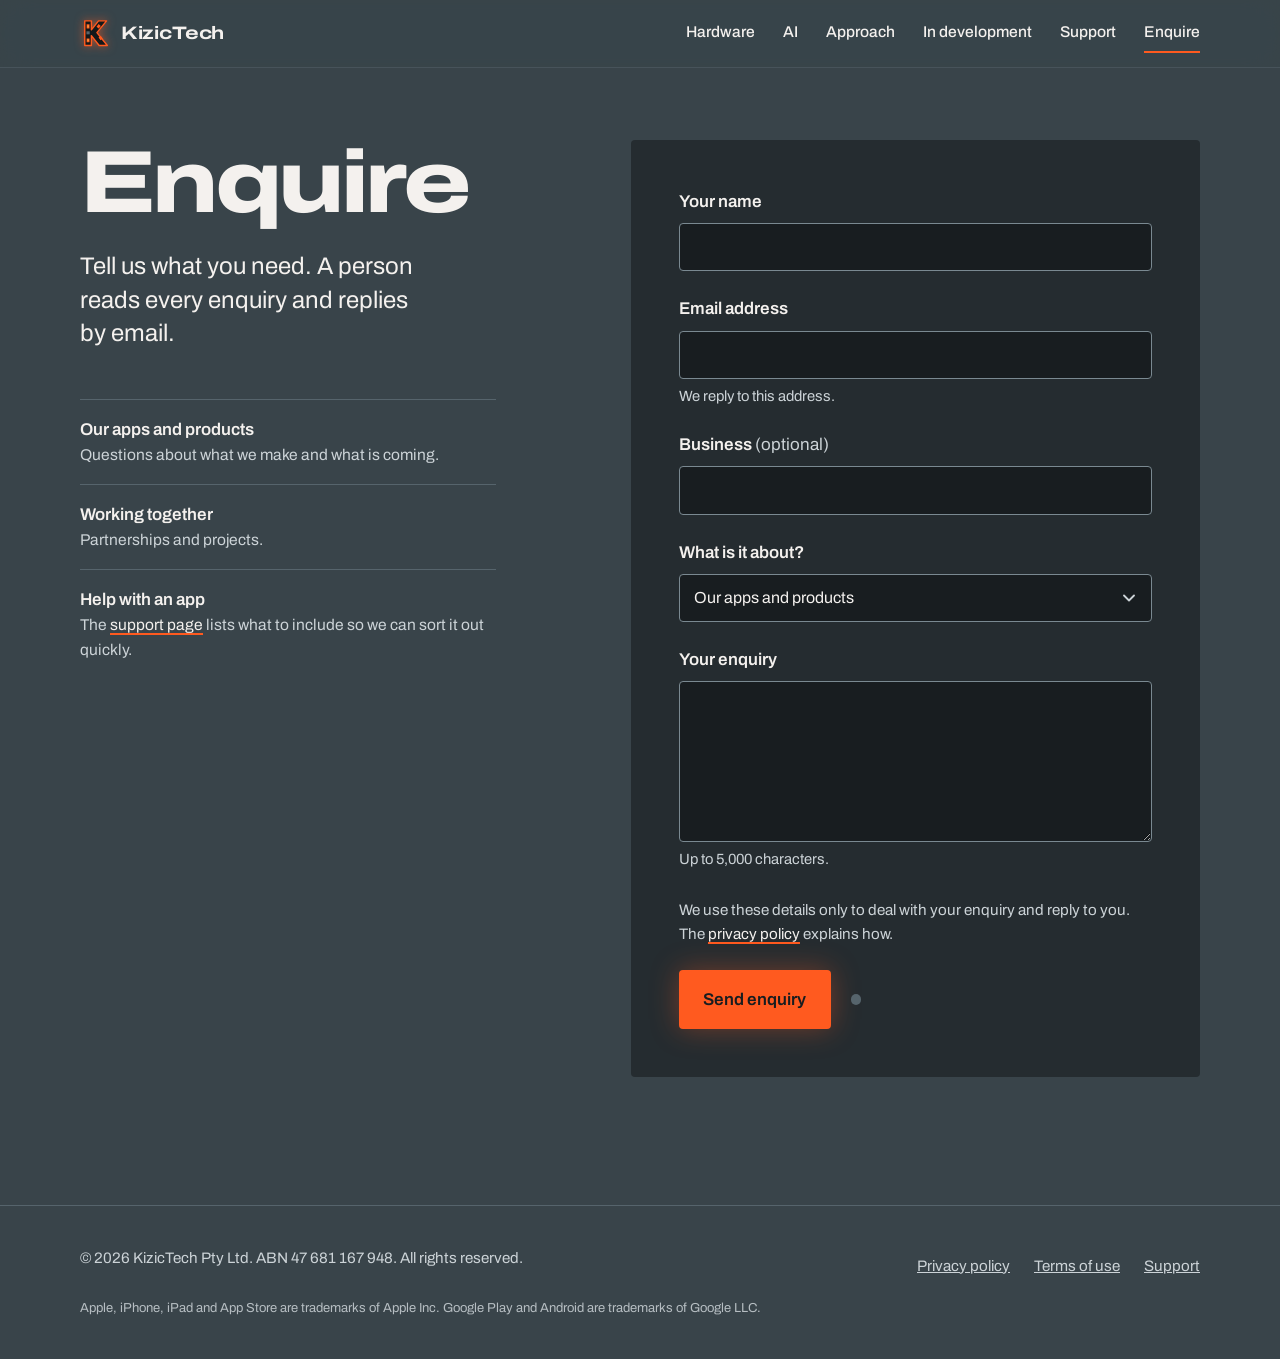
<file: enquire.html>
<!doctype html>
<html lang="en-AU">
<head>
  <meta charset="utf-8">
  <meta name="viewport" content="width=device-width, initial-scale=1">
  <title>Enquire | KizicTech</title>
  <meta name="description" content="Send KizicTech an enquiry about our apps, our work or working together.">
  <meta name="theme-color" content="#39444a">
  <meta property="og:site_name" content="KizicTech">
  <meta property="og:title" content="Enquire | KizicTech">
  <meta property="og:description" content="Send KizicTech an enquiry about our apps, our work or working together.">
  <meta property="og:type" content="website">
  <meta property="og:locale" content="en_AU">
  <meta property="og:image" content="https://kizictech.com.au/assets/og-image.jpg">
  <meta property="og:image:width" content="1200">
  <meta property="og:image:height" content="630">
  <meta property="og:image:alt" content="The KizicTech logo, built from circuit boards lit with orange LEDs">
  <meta property="og:url" content="https://kizictech.com.au/enquire.html">
  <meta name="twitter:card" content="summary_large_image">
  <link rel="canonical" href="https://kizictech.com.au/enquire.html">
  <link rel="icon" href="favicon.ico" sizes="32x32">
  <link rel="icon" href="favicon.svg" type="image/svg+xml">
  <link rel="apple-touch-icon" href="apple-touch-icon.png">
  <link rel="preconnect" href="https://fonts.googleapis.com">
  <link rel="preconnect" href="https://fonts.gstatic.com" crossorigin>
  <link href="https://fonts.googleapis.com/css2?family=Archivo:wdth,wght@62..125,100..900&display=swap" rel="stylesheet">
  <link rel="stylesheet" href="styles.css">
  <link rel="stylesheet" href="css/enquire.css">
</head>
<body>
  <a class="skip" href="#main">Skip to content</a>

  <header class="site-header">
    <div class="wrap">
      <a class="brand" href="index.html" aria-label="KizicTech home">
        <svg viewBox="0 0 32 32" aria-hidden="true">
          <path d="M5 3h7v9.5L19.5 3H28L17.8 15.4 28.8 29h-8.6L12 18.6V29H5z" fill="#14181a" stroke="#ff5a1f" stroke-width="1.5" stroke-linejoin="round"/>
          <path d="M7 6.5h3v4.5H7zM7 21.5h3v4H7z" fill="#ff5a1f"/>
          <path d="M7.9 7.6h1.2v2.3H7.9zM7.9 22.5h1.2v2H7.9z" fill="#ffb347"/>
          <path d="M6.8 14h3.4v3.2H6.8z" fill="#56646c"/>
          <path d="m19.6 6.4 2.3 1.9-2.2 2.7-2.3-1.9zM19.5 20.6l2.3-1.8 2.2 2.8-2.3 1.8z" fill="#ff5a1f"/>
        </svg>
        KizicTech
      </a>
      <nav class="site-nav" aria-label="Main">
        <a href="index.html#hardware">Hardware</a>
        <a href="index.html#software">AI</a>
        <a href="index.html#approach">Approach</a>
        <a href="index.html#lab">In development</a>
        <a href="support.html">Support</a>
        <a href="enquire.html" aria-current="page">Enquire</a>
      </nav>
    </div>
  </header>

  <main id="main" class="s-enquire">
    <div class="wrap s-enquire__grid">
      <div class="s-enquire__intro">
        <h1>Enquire</h1>
        <p class="s-enquire__lede">Tell us what you need. A person reads every enquiry and replies by email.</p>
      </div>

      <div class="s-enquire__panel">
        <form class="s-enquire__form" action="https://api.web3forms.com/submit" method="POST" data-fallback="mailto:kizictech@gmail.com">
          <!-- Web3Forms access key for the inbox that receives enquiries. It is public by design. -->
          <input type="hidden" name="access_key" value="b31e0338-c5bc-4a0d-ba9e-2ad0669e10e6">
          <input type="hidden" name="subject" value="Enquiry from kizictech.com.au">
          <input type="hidden" name="from_name" value="KizicTech website">
          <input type="hidden" name="redirect" value="https://kizictech.com.au/enquiry-sent.html">
          <!-- Spam trap: people never see or tick this. -->
          <input type="checkbox" name="botcheck" tabindex="-1" autocomplete="off" aria-hidden="true" style="display: none;">

          <div class="s-enquire__field">
            <label for="enq-name">Your name</label>
            <input id="enq-name" name="name" type="text" autocomplete="name" required maxlength="100" aria-describedby="enq-name-error">
            <p class="s-enquire__error" id="enq-name-error" hidden></p>
          </div>

          <div class="s-enquire__field">
            <label for="enq-email">Email address</label>
            <input id="enq-email" name="email" type="email" autocomplete="email" inputmode="email" required maxlength="200" pattern="[^@\s]+@[^@\s]+\.[^@\s.]{2,}" title="An email address with a full domain, such as .com or .com.au" aria-describedby="enq-email-hint enq-email-error">
            <p class="s-enquire__hint" id="enq-email-hint">We reply to this address.</p>
            <p class="s-enquire__error" id="enq-email-error" hidden></p>
          </div>

          <div class="s-enquire__field">
            <label for="enq-business">Business <span class="s-enquire__optional">(optional)</span></label>
            <input id="enq-business" name="business" type="text" autocomplete="organization" maxlength="120">
          </div>

          <div class="s-enquire__field">
            <label for="enq-topic">What is it about?</label>
            <select id="enq-topic" name="topic">
              <option value="Apps and products">Our apps and products</option>
              <option value="Working together">Working together</option>
              <option value="Support">Help with an app</option>
              <option value="Privacy">Privacy or my data</option>
              <option value="Something else">Something else</option>
            </select>
          </div>

          <div class="s-enquire__field">
            <label for="enq-message">Your enquiry</label>
            <textarea id="enq-message" name="message" rows="6" required maxlength="5000" aria-describedby="enq-message-hint enq-message-error"></textarea>
            <p class="s-enquire__hint" id="enq-message-hint">Up to 5,000 characters.</p>
            <p class="s-enquire__error" id="enq-message-error" hidden></p>
          </div>

          <p class="s-enquire__privacy">We use these details only to deal with your enquiry and reply to you. The <a href="privacy.html">privacy policy</a> explains how.</p>

          <div class="s-enquire__actions">
            <button class="button button-primary s-enquire__send" type="submit">Send enquiry</button>
            <p class="s-enquire__status" role="status" aria-live="polite"><span class="s-enquire__led" aria-hidden="true"></span><span class="s-enquire__status-text"></span></p>
          </div>

          <div class="s-enquire__failed" role="alert" hidden>
            <p><strong>Your enquiry was not sent.</strong> <span class="s-enquire__failed-why"></span></p>
            <p>Nothing you typed is lost. Try again, or <a class="s-enquire__fallback" href="mailto:kizictech@gmail.com">send it from your email app</a> instead.</p>
          </div>
        </form>

        <div class="s-enquire__sent" tabindex="-1" hidden>
          <span class="s-enquire__led s-enquire__led--on" aria-hidden="true"></span>
          <h2>Enquiry sent</h2>
          <p>Thanks<span class="s-enquire__sent-name"></span>. We have your enquiry and will reply to <strong class="s-enquire__sent-email">your email address</strong>.</p>
          <p><a href="index.html">Back to the home page</a></p>
        </div>
      </div>

      <ul class="s-enquire__topics">
        <li>
        <strong>Our apps and products</strong>
        <span>Questions about what we make and what is coming.</span>
        </li>
        <li>
        <strong>Working together</strong>
        <span>Partnerships and projects.</span>
        </li>
        <li>
        <strong>Help with an app</strong>
        <span>The <a href="support.html">support page</a> lists what to include so we can sort it out quickly.</span>
        </li>
      </ul>
    </div>
  </main>

  <footer class="site-footer">
    <div class="wrap">
      <span>&copy; 2026 KizicTech Pty Ltd. ABN 47 681 167 948. All rights reserved.</span>
      <nav aria-label="Legal">
        <a href="privacy.html">Privacy policy</a>
        <a href="terms.html">Terms of use</a>
        <a href="support.html">Support</a>
      </nav>
      <p class="site-footer__legal">Apple, iPhone, iPad and App Store are trademarks of Apple Inc. Google Play and Android are trademarks of Google LLC.</p>
    </div>
  </footer>
  <script defer src="js/enquire.js"></script>
</body>
</html>
</file>
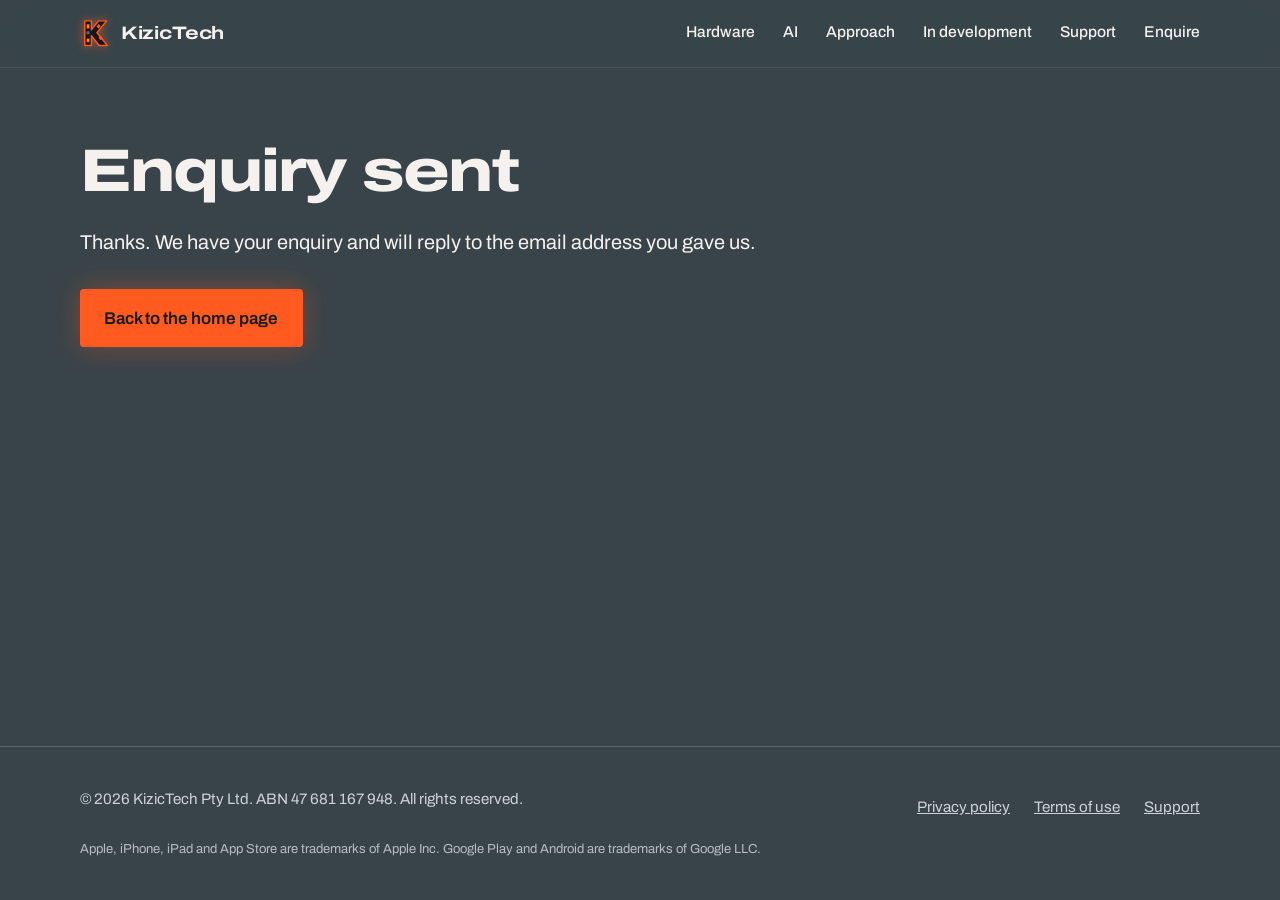
<file: enquiry-sent.html>
<!doctype html>
<html lang="en-AU">
<head>
  <meta charset="utf-8">
  <meta name="viewport" content="width=device-width, initial-scale=1">
  <title>Enquiry sent | KizicTech</title>
  <meta name="description" content="Your enquiry to KizicTech has been sent.">
  <meta name="robots" content="noindex">
  <meta name="theme-color" content="#39444a">
  <meta property="og:site_name" content="KizicTech">
  <meta property="og:title" content="Enquiry sent | KizicTech">
  <meta property="og:description" content="Your enquiry to KizicTech has been sent.">
  <meta property="og:type" content="website">
  <meta property="og:locale" content="en_AU">
  <meta property="og:image" content="https://kizictech.com.au/assets/og-image.jpg">
  <meta property="og:image:width" content="1200">
  <meta property="og:image:height" content="630">
  <meta property="og:image:alt" content="The KizicTech logo, built from circuit boards lit with orange LEDs">
  <meta property="og:url" content="https://kizictech.com.au/enquiry-sent.html">
  <meta name="twitter:card" content="summary_large_image">
  <link rel="canonical" href="https://kizictech.com.au/enquiry-sent.html">
  <link rel="icon" href="favicon.ico" sizes="32x32">
  <link rel="icon" href="favicon.svg" type="image/svg+xml">
  <link rel="apple-touch-icon" href="apple-touch-icon.png">
  <link rel="preconnect" href="https://fonts.googleapis.com">
  <link rel="preconnect" href="https://fonts.gstatic.com" crossorigin>
  <link href="https://fonts.googleapis.com/css2?family=Archivo:wdth,wght@62..125,100..900&display=swap" rel="stylesheet">
  <link rel="stylesheet" href="styles.css">
</head>
<body>
  <a class="skip" href="#main">Skip to content</a>

  <header class="site-header">
    <div class="wrap">
      <a class="brand" href="index.html" aria-label="KizicTech home">
        <svg viewBox="0 0 32 32" aria-hidden="true">
          <path d="M5 3h7v9.5L19.5 3H28L17.8 15.4 28.8 29h-8.6L12 18.6V29H5z" fill="#14181a" stroke="#ff5a1f" stroke-width="1.5" stroke-linejoin="round"/>
          <path d="M7 6.5h3v4.5H7zM7 21.5h3v4H7z" fill="#ff5a1f"/>
          <path d="M7.9 7.6h1.2v2.3H7.9zM7.9 22.5h1.2v2H7.9z" fill="#ffb347"/>
          <path d="M6.8 14h3.4v3.2H6.8z" fill="#56646c"/>
          <path d="m19.6 6.4 2.3 1.9-2.2 2.7-2.3-1.9zM19.5 20.6l2.3-1.8 2.2 2.8-2.3 1.8z" fill="#ff5a1f"/>
        </svg>
        KizicTech
      </a>
      <nav class="site-nav" aria-label="Main">
        <a href="index.html#hardware">Hardware</a>
        <a href="index.html#software">AI</a>
        <a href="index.html#approach">Approach</a>
        <a href="index.html#lab">In development</a>
        <a href="support.html">Support</a>
        <a href="enquire.html">Enquire</a>
      </nav>
    </div>
  </header>

  <main id="main" class="doc">
    <div class="wrap">
      <div class="doc-inner">
        <h1>Enquiry sent</h1>
        <p class="lede">Thanks. We have your enquiry and will reply to the email address you gave us.</p>
        <p class="doc-action"><a class="button button-primary" href="index.html">Back to the home page</a></p>
      </div>
    </div>
  </main>

  <footer class="site-footer">
    <div class="wrap">
      <span>&copy; 2026 KizicTech Pty Ltd. ABN 47 681 167 948. All rights reserved.</span>
      <nav aria-label="Legal">
        <a href="privacy.html">Privacy policy</a>
        <a href="terms.html">Terms of use</a>
        <a href="support.html">Support</a>
      </nav>
      <p class="site-footer__legal">Apple, iPhone, iPad and App Store are trademarks of Apple Inc. Google Play and Android are trademarks of Google LLC.</p>
    </div>
  </footer>
</body>
</html>
</file>
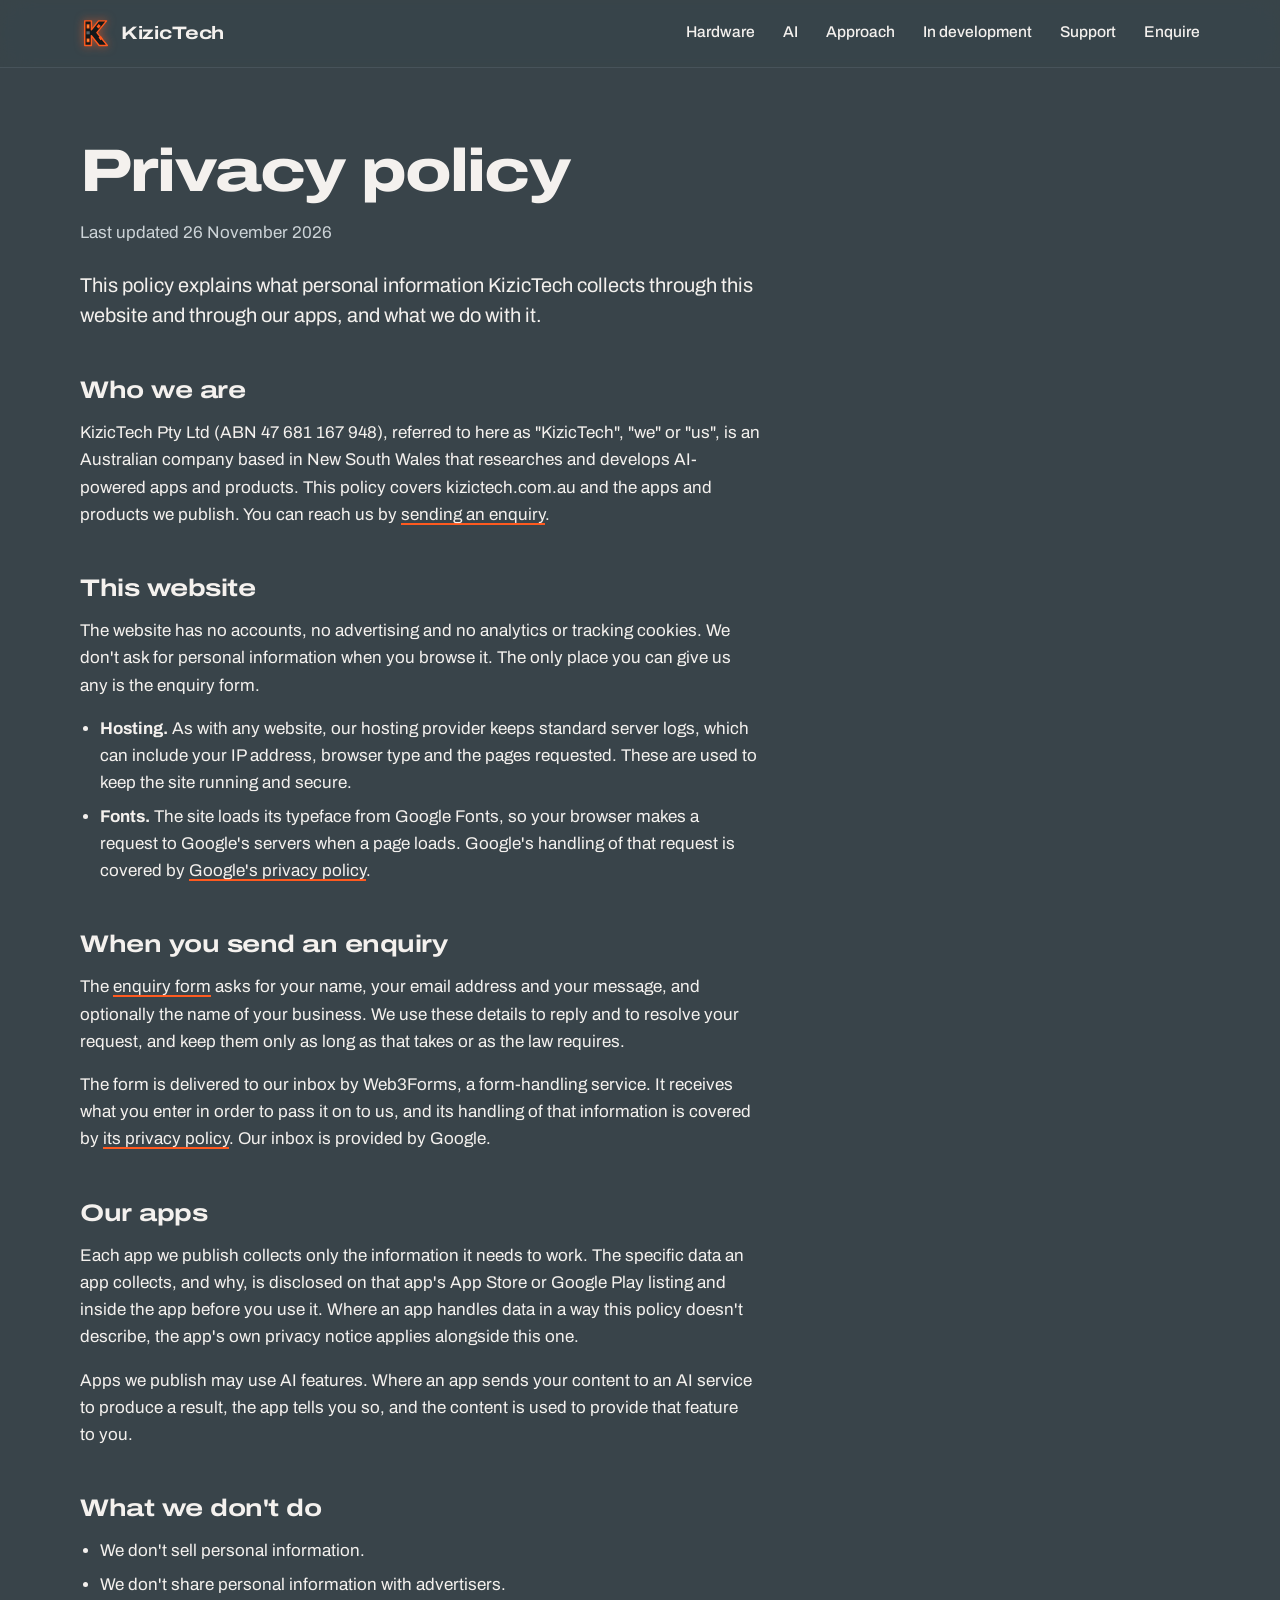
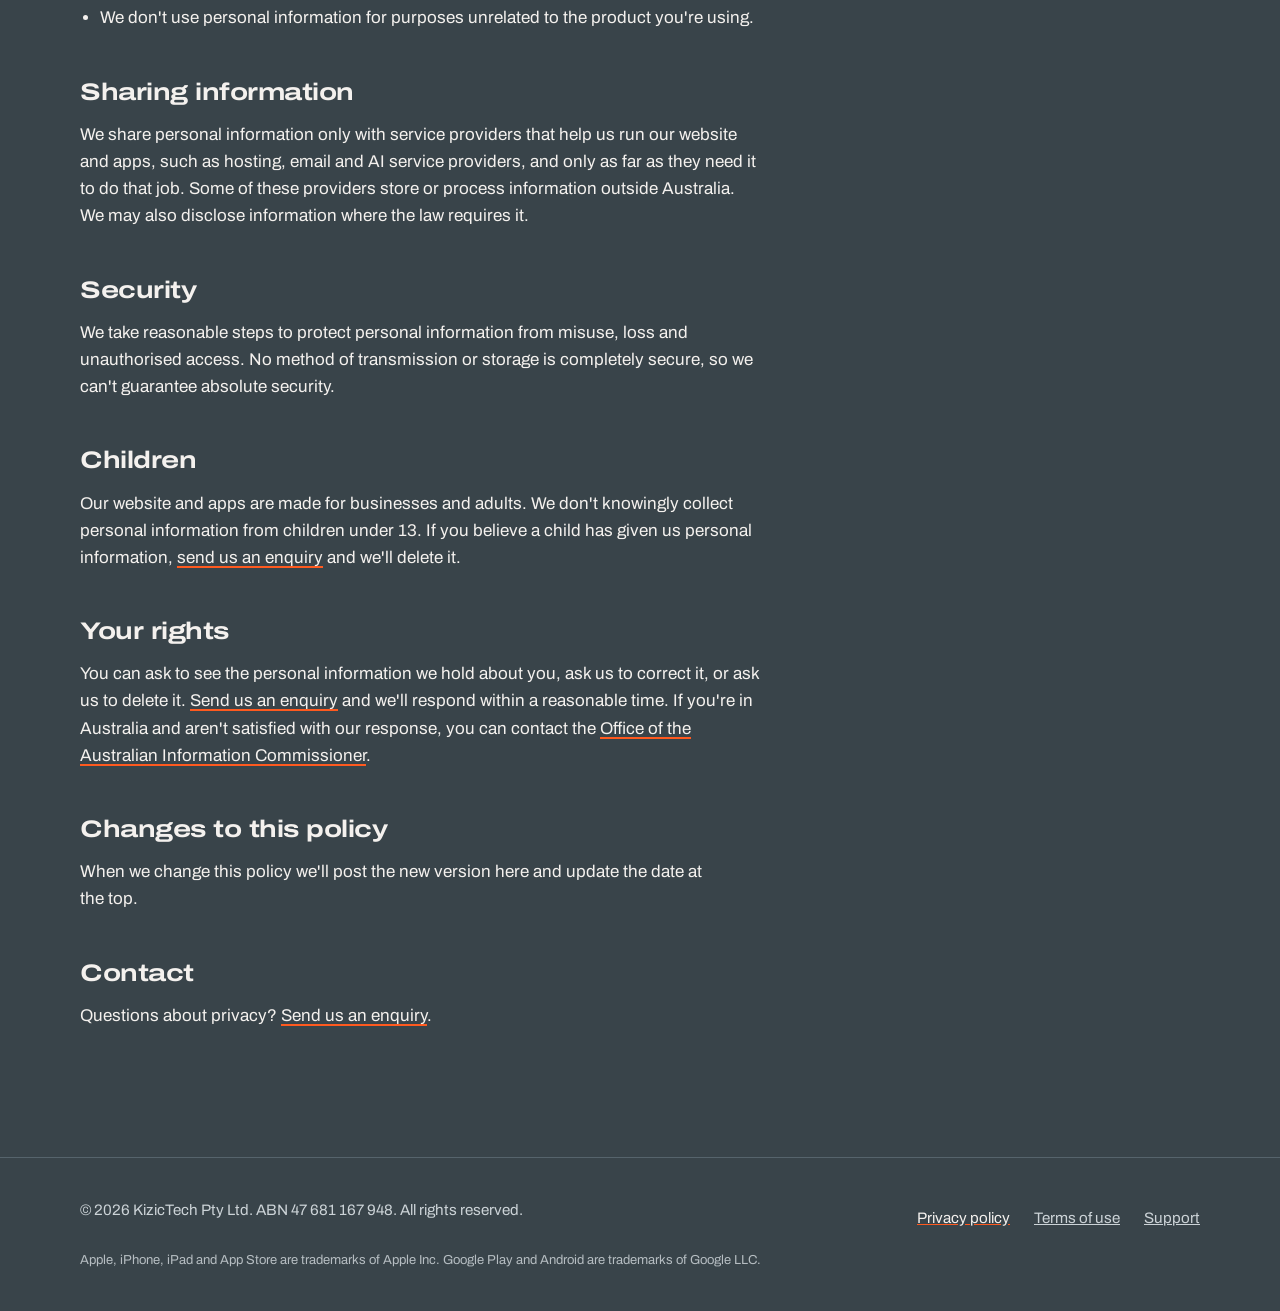
<file: privacy.html>
<!doctype html>
<html lang="en-AU">
<head>
  <meta charset="utf-8">
  <meta name="viewport" content="width=device-width, initial-scale=1">
  <title>Privacy policy | KizicTech</title>
  <meta name="description" content="How KizicTech handles personal information on its website and in its apps.">
  <meta name="theme-color" content="#39444a">
  <meta property="og:site_name" content="KizicTech">
  <meta property="og:title" content="Privacy policy | KizicTech">
  <meta property="og:description" content="How KizicTech handles personal information on its website and in its apps.">
  <meta property="og:type" content="website">
  <meta property="og:locale" content="en_AU">
  <meta property="og:image" content="https://kizictech.com.au/assets/og-image.jpg">
  <meta property="og:image:width" content="1200">
  <meta property="og:image:height" content="630">
  <meta property="og:image:alt" content="The KizicTech logo, built from circuit boards lit with orange LEDs">
  <meta property="og:url" content="https://kizictech.com.au/privacy.html">
  <meta name="twitter:card" content="summary_large_image">
  <link rel="canonical" href="https://kizictech.com.au/privacy.html">
  <link rel="icon" href="favicon.ico" sizes="32x32">
  <link rel="icon" href="favicon.svg" type="image/svg+xml">
  <link rel="apple-touch-icon" href="apple-touch-icon.png">
  <link rel="preconnect" href="https://fonts.googleapis.com">
  <link rel="preconnect" href="https://fonts.gstatic.com" crossorigin>
  <link href="https://fonts.googleapis.com/css2?family=Archivo:wdth,wght@62..125,100..900&display=swap" rel="stylesheet">
  <link rel="stylesheet" href="styles.css">
</head>
<body>
  <a class="skip" href="#main">Skip to content</a>

  <header class="site-header">
    <div class="wrap">
      <a class="brand" href="index.html" aria-label="KizicTech home">
        <svg viewBox="0 0 32 32" aria-hidden="true">
          <path d="M5 3h7v9.5L19.5 3H28L17.8 15.4 28.8 29h-8.6L12 18.6V29H5z" fill="#14181a" stroke="#ff5a1f" stroke-width="1.5" stroke-linejoin="round"/>
          <path d="M7 6.5h3v4.5H7zM7 21.5h3v4H7z" fill="#ff5a1f"/>
          <path d="M7.9 7.6h1.2v2.3H7.9zM7.9 22.5h1.2v2H7.9z" fill="#ffb347"/>
          <path d="M6.8 14h3.4v3.2H6.8z" fill="#56646c"/>
          <path d="m19.6 6.4 2.3 1.9-2.2 2.7-2.3-1.9zM19.5 20.6l2.3-1.8 2.2 2.8-2.3 1.8z" fill="#ff5a1f"/>
        </svg>
        KizicTech
      </a>
      <nav class="site-nav" aria-label="Main">
        <a href="index.html#hardware">Hardware</a>
        <a href="index.html#software">AI</a>
        <a href="index.html#approach">Approach</a>
        <a href="index.html#lab">In development</a>
        <a href="support.html">Support</a>
        <a href="enquire.html">Enquire</a>
      </nav>
    </div>
  </header>

  <main id="main" class="doc">
    <div class="wrap">
      <div class="doc-inner">
        <h1>Privacy policy</h1>
        <p class="updated">Last updated 26 November 2026</p>
        <p class="lede">This policy explains what personal information KizicTech collects through this website and through our apps, and what we do with it.</p>

        <h2>Who we are</h2>
        <p>KizicTech Pty Ltd (ABN 47 681 167 948), referred to here as "KizicTech", "we" or "us", is an Australian company based in New South Wales that researches and develops AI-powered apps and products. This policy covers kizictech.com.au and the apps and products we publish. You can reach us by <a href="enquire.html?topic=Privacy">sending an enquiry</a>.</p>

        <h2>This website</h2>
        <p>The website has no accounts, no advertising and no analytics or tracking cookies. We don't ask for personal information when you browse it. The only place you can give us any is the enquiry form.</p>
        <ul>
          <li><strong>Hosting.</strong> As with any website, our hosting provider keeps standard server logs, which can include your IP address, browser type and the pages requested. These are used to keep the site running and secure.</li>
          <li><strong>Fonts.</strong> The site loads its typeface from Google Fonts, so your browser makes a request to Google's servers when a page loads. Google's handling of that request is covered by <a href="https://policies.google.com/privacy" rel="noopener">Google's privacy policy</a>.</li>
        </ul>

        <h2>When you send an enquiry</h2>
        <p>The <a href="enquire.html">enquiry form</a> asks for your name, your email address and your message, and optionally the name of your business. We use these details to reply and to resolve your request, and keep them only as long as that takes or as the law requires.</p>
        <p>The form is delivered to our inbox by Web3Forms, a form-handling service. It receives what you enter in order to pass it on to us, and its handling of that information is covered by <a href="https://web3forms.com/privacy" rel="noopener">its privacy policy</a>. Our inbox is provided by Google.</p>

        <h2>Our apps</h2>
        <p>Each app we publish collects only the information it needs to work. The specific data an app collects, and why, is disclosed on that app's App Store or Google Play listing and inside the app before you use it. Where an app handles data in a way this policy doesn't describe, the app's own privacy notice applies alongside this one.</p>
        <p>Apps we publish may use AI features. Where an app sends your content to an AI service to produce a result, the app tells you so, and the content is used to provide that feature to you.</p>

        <h2>What we don't do</h2>
        <ul>
          <li>We don't sell personal information.</li>
          <li>We don't share personal information with advertisers.</li>
          <li>We don't use personal information for purposes unrelated to the product you're using.</li>
        </ul>

        <h2>Sharing information</h2>
        <p>We share personal information only with service providers that help us run our website and apps, such as hosting, email and AI service providers, and only as far as they need it to do that job. Some of these providers store or process information outside Australia. We may also disclose information where the law requires it.</p>

        <h2>Security</h2>
        <p>We take reasonable steps to protect personal information from misuse, loss and unauthorised access. No method of transmission or storage is completely secure, so we can't guarantee absolute security.</p>

        <h2>Children</h2>
        <p>Our website and apps are made for businesses and adults. We don't knowingly collect personal information from children under 13. If you believe a child has given us personal information, <a href="enquire.html?topic=Privacy">send us an enquiry</a> and we'll delete it.</p>

        <h2>Your rights</h2>
        <p>You can ask to see the personal information we hold about you, ask us to correct it, or ask us to delete it. <a href="enquire.html?topic=Privacy">Send us an enquiry</a> and we'll respond within a reasonable time. If you're in Australia and aren't satisfied with our response, you can contact the <a href="https://www.oaic.gov.au" rel="noopener">Office of the Australian Information Commissioner</a>.</p>

        <h2>Changes to this policy</h2>
        <p>When we change this policy we'll post the new version here and update the date at the top.</p>

        <h2>Contact</h2>
        <p>Questions about privacy? <a href="enquire.html?topic=Privacy">Send us an enquiry</a>.</p>
      </div>
    </div>
  </main>

  <footer class="site-footer">
    <div class="wrap">
      <span>&copy; 2026 KizicTech Pty Ltd. ABN 47 681 167 948. All rights reserved.</span>
      <nav aria-label="Legal">
        <a href="privacy.html" aria-current="page">Privacy policy</a>
        <a href="terms.html">Terms of use</a>
        <a href="support.html">Support</a>
      </nav>
      <p class="site-footer__legal">Apple, iPhone, iPad and App Store are trademarks of Apple Inc. Google Play and Android are trademarks of Google LLC.</p>
    </div>
  </footer>
</body>
</html>
</file>
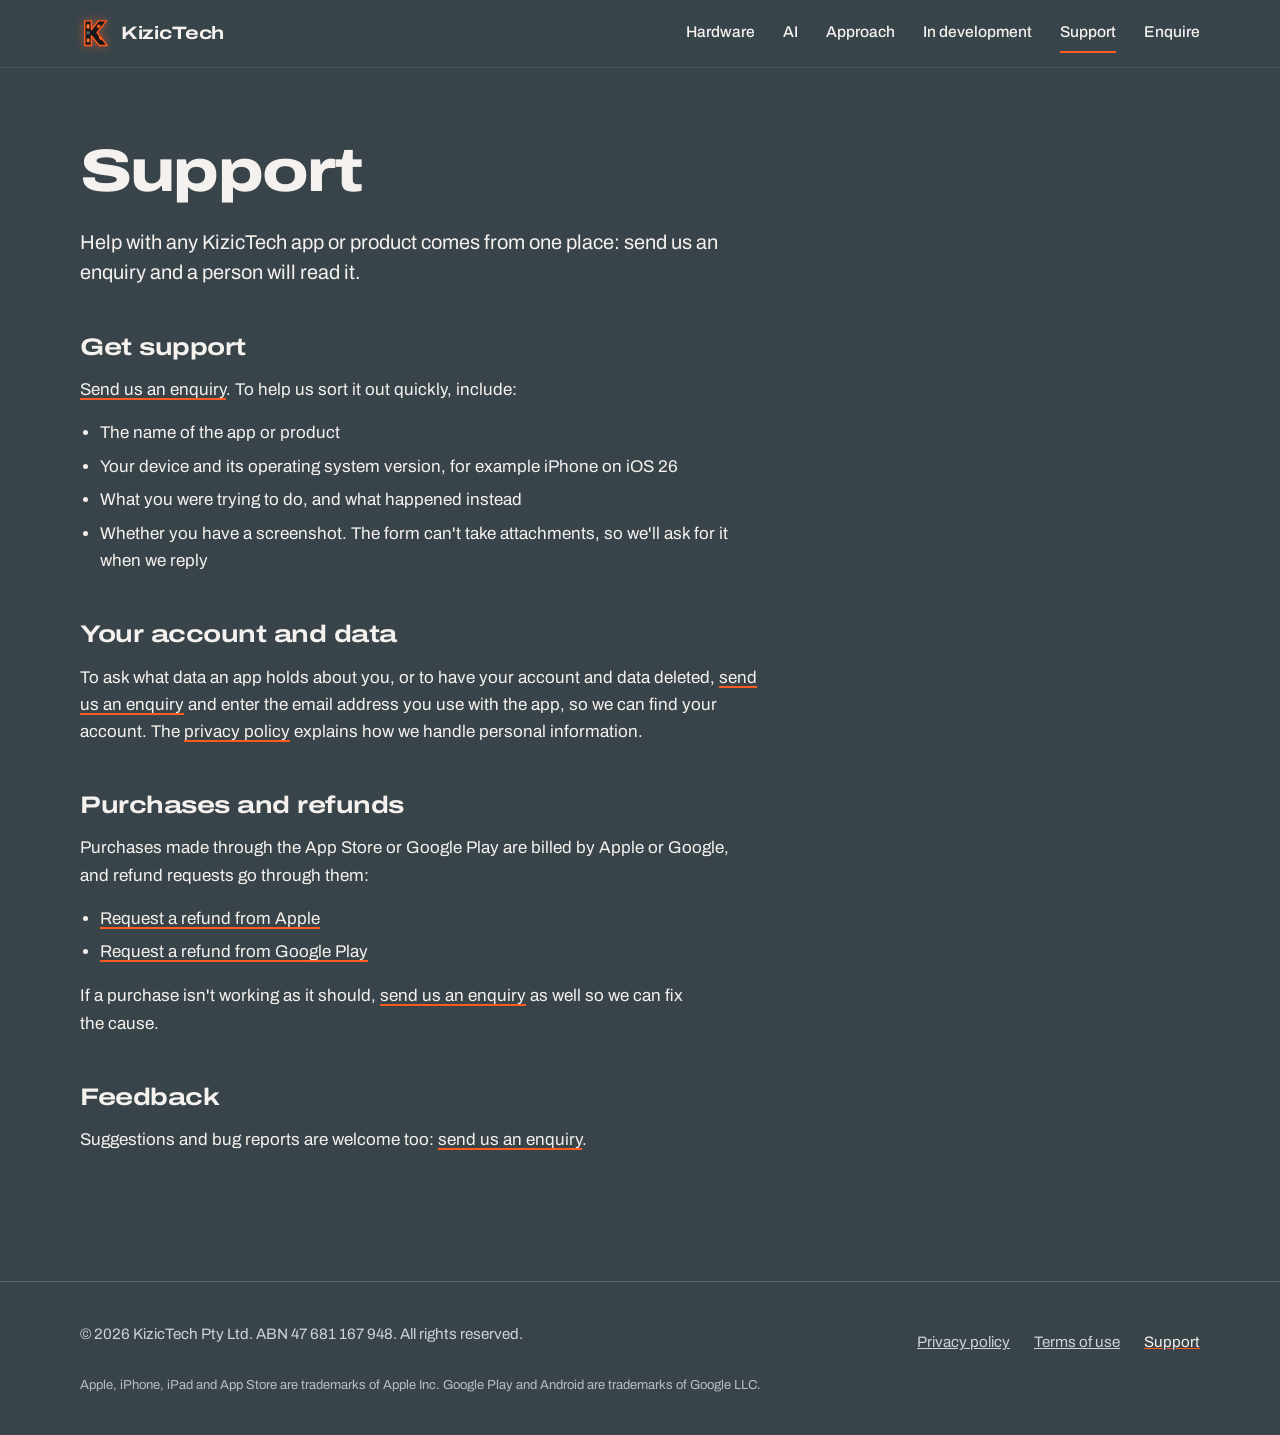
<file: support.html>
<!doctype html>
<html lang="en-AU">
<head>
  <meta charset="utf-8">
  <meta name="viewport" content="width=device-width, initial-scale=1">
  <title>Support | KizicTech</title>
  <meta name="description" content="Get help with KizicTech apps and products.">
  <meta name="theme-color" content="#39444a">
  <meta property="og:site_name" content="KizicTech">
  <meta property="og:title" content="Support | KizicTech">
  <meta property="og:description" content="Get help with KizicTech apps and products.">
  <meta property="og:type" content="website">
  <meta property="og:locale" content="en_AU">
  <meta property="og:image" content="https://kizictech.com.au/assets/og-image.jpg">
  <meta property="og:image:width" content="1200">
  <meta property="og:image:height" content="630">
  <meta property="og:image:alt" content="The KizicTech logo, built from circuit boards lit with orange LEDs">
  <meta property="og:url" content="https://kizictech.com.au/support.html">
  <meta name="twitter:card" content="summary_large_image">
  <link rel="canonical" href="https://kizictech.com.au/support.html">
  <link rel="icon" href="favicon.ico" sizes="32x32">
  <link rel="icon" href="favicon.svg" type="image/svg+xml">
  <link rel="apple-touch-icon" href="apple-touch-icon.png">
  <link rel="preconnect" href="https://fonts.googleapis.com">
  <link rel="preconnect" href="https://fonts.gstatic.com" crossorigin>
  <link href="https://fonts.googleapis.com/css2?family=Archivo:wdth,wght@62..125,100..900&display=swap" rel="stylesheet">
  <link rel="stylesheet" href="styles.css">
</head>
<body>
  <a class="skip" href="#main">Skip to content</a>

  <header class="site-header">
    <div class="wrap">
      <a class="brand" href="index.html" aria-label="KizicTech home">
        <svg viewBox="0 0 32 32" aria-hidden="true">
          <path d="M5 3h7v9.5L19.5 3H28L17.8 15.4 28.8 29h-8.6L12 18.6V29H5z" fill="#14181a" stroke="#ff5a1f" stroke-width="1.5" stroke-linejoin="round"/>
          <path d="M7 6.5h3v4.5H7zM7 21.5h3v4H7z" fill="#ff5a1f"/>
          <path d="M7.9 7.6h1.2v2.3H7.9zM7.9 22.5h1.2v2H7.9z" fill="#ffb347"/>
          <path d="M6.8 14h3.4v3.2H6.8z" fill="#56646c"/>
          <path d="m19.6 6.4 2.3 1.9-2.2 2.7-2.3-1.9zM19.5 20.6l2.3-1.8 2.2 2.8-2.3 1.8z" fill="#ff5a1f"/>
        </svg>
        KizicTech
      </a>
      <nav class="site-nav" aria-label="Main">
        <a href="index.html#hardware">Hardware</a>
        <a href="index.html#software">AI</a>
        <a href="index.html#approach">Approach</a>
        <a href="index.html#lab">In development</a>
        <a href="support.html" aria-current="page">Support</a>
        <a href="enquire.html">Enquire</a>
      </nav>
    </div>
  </header>

  <main id="main" class="doc">
    <div class="wrap">
      <div class="doc-inner">
        <h1>Support</h1>
        <p class="lede">Help with any KizicTech app or product comes from one place: send us an enquiry and a person will read it.</p>

        <h2>Get support</h2>
        <p><a href="enquire.html?topic=Support">Send us an enquiry</a>. To help us sort it out quickly, include:</p>
        <ul>
          <li>The name of the app or product</li>
          <li>Your device and its operating system version, for example iPhone on iOS 26</li>
          <li>What you were trying to do, and what happened instead</li>
          <li>Whether you have a screenshot. The form can't take attachments, so we'll ask for it when we reply</li>
        </ul>

        <h2 id="delete-account">Your account and data</h2>
        <p>To ask what data an app holds about you, or to have your account and data deleted, <a href="enquire.html?topic=Privacy">send us an enquiry</a> and enter the email address you use with the app, so we can find your account. The <a href="privacy.html">privacy policy</a> explains how we handle personal information.</p>

        <h2>Purchases and refunds</h2>
        <p>Purchases made through the App Store or Google Play are billed by Apple or Google, and refund requests go through them:</p>
        <ul>
          <li><a href="https://reportaproblem.apple.com" rel="noopener">Request a refund from Apple</a></li>
          <li><a href="https://support.google.com/googleplay/answer/2479637" rel="noopener">Request a refund from Google Play</a></li>
        </ul>
        <p>If a purchase isn't working as it should, <a href="enquire.html?topic=Support">send us an enquiry</a> as well so we can fix the cause.</p>

        <h2>Feedback</h2>
        <p>Suggestions and bug reports are welcome too: <a href="enquire.html?topic=Support">send us an enquiry</a>.</p>
      </div>
    </div>
  </main>

  <footer class="site-footer">
    <div class="wrap">
      <span>&copy; 2026 KizicTech Pty Ltd. ABN 47 681 167 948. All rights reserved.</span>
      <nav aria-label="Legal">
        <a href="privacy.html">Privacy policy</a>
        <a href="terms.html">Terms of use</a>
        <a href="support.html" aria-current="page">Support</a>
      </nav>
      <p class="site-footer__legal">Apple, iPhone, iPad and App Store are trademarks of Apple Inc. Google Play and Android are trademarks of Google LLC.</p>
    </div>
  </footer>
</body>
</html>
</file>
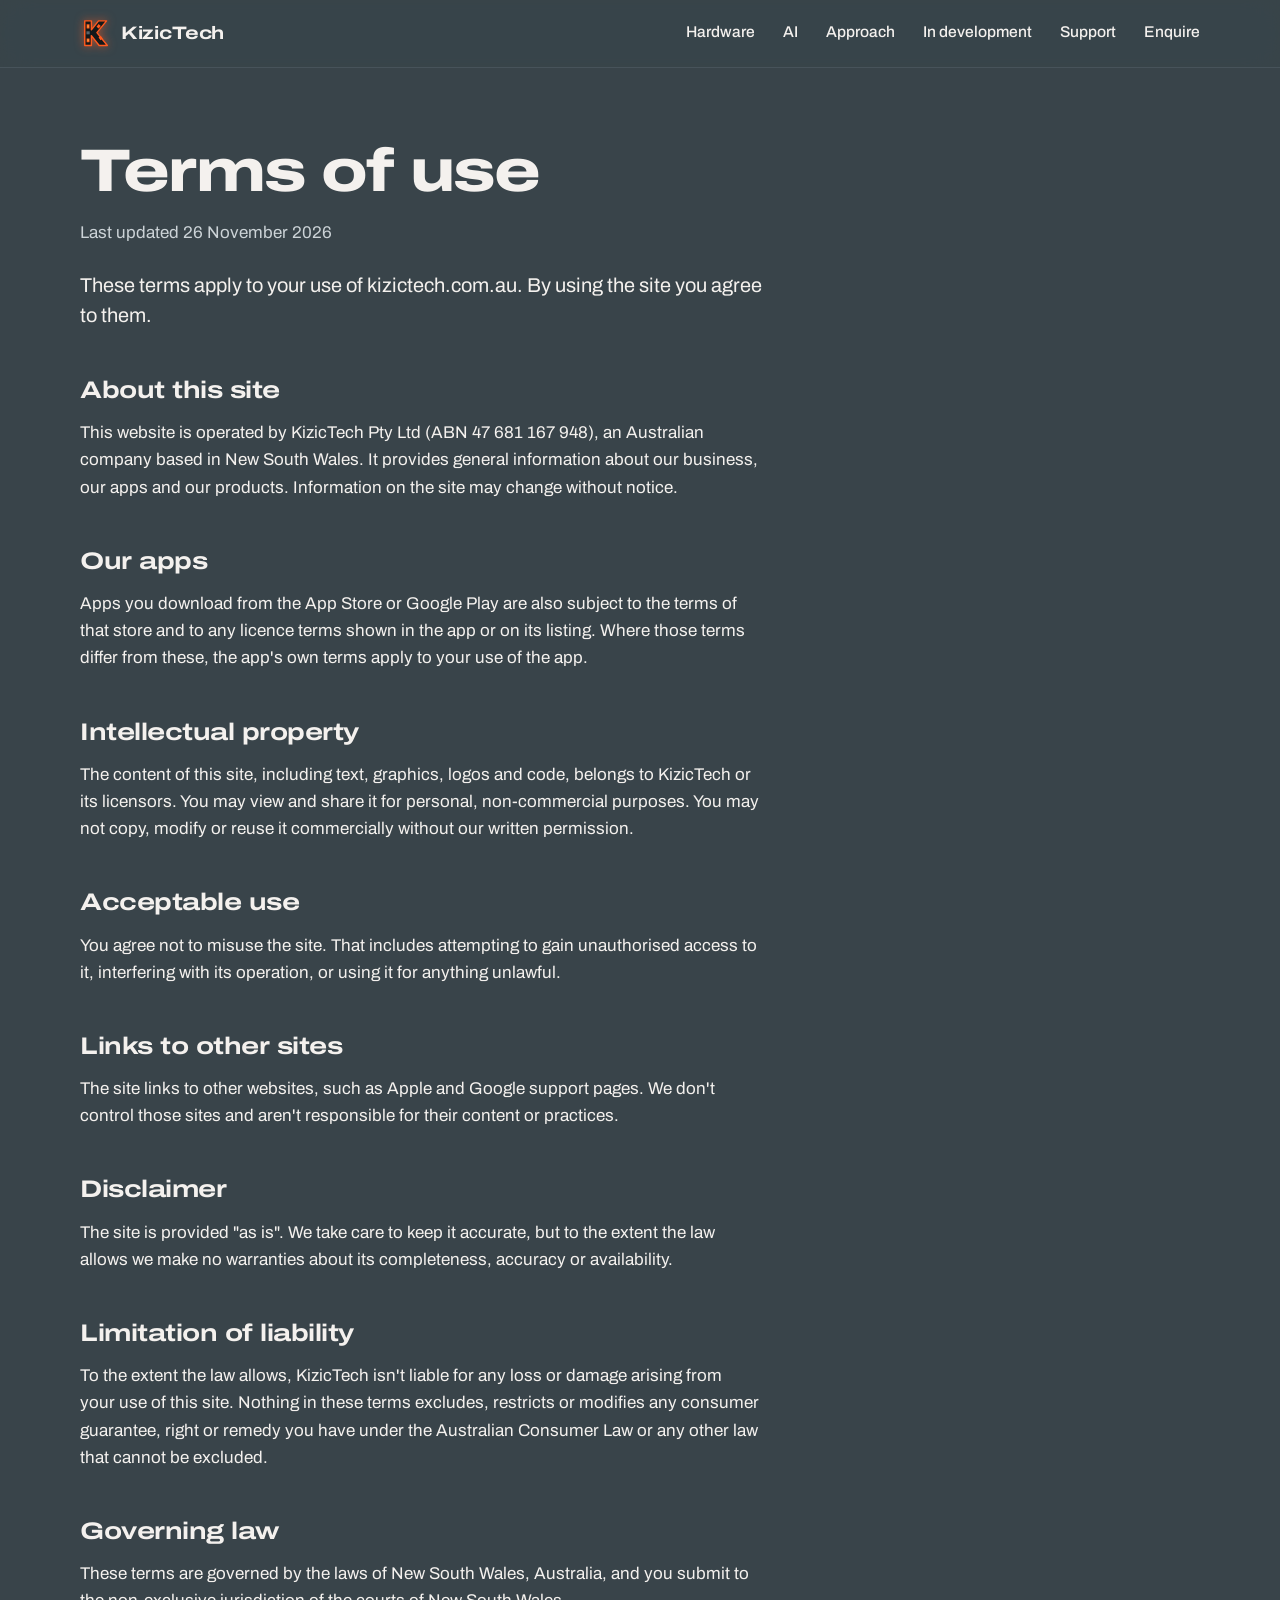
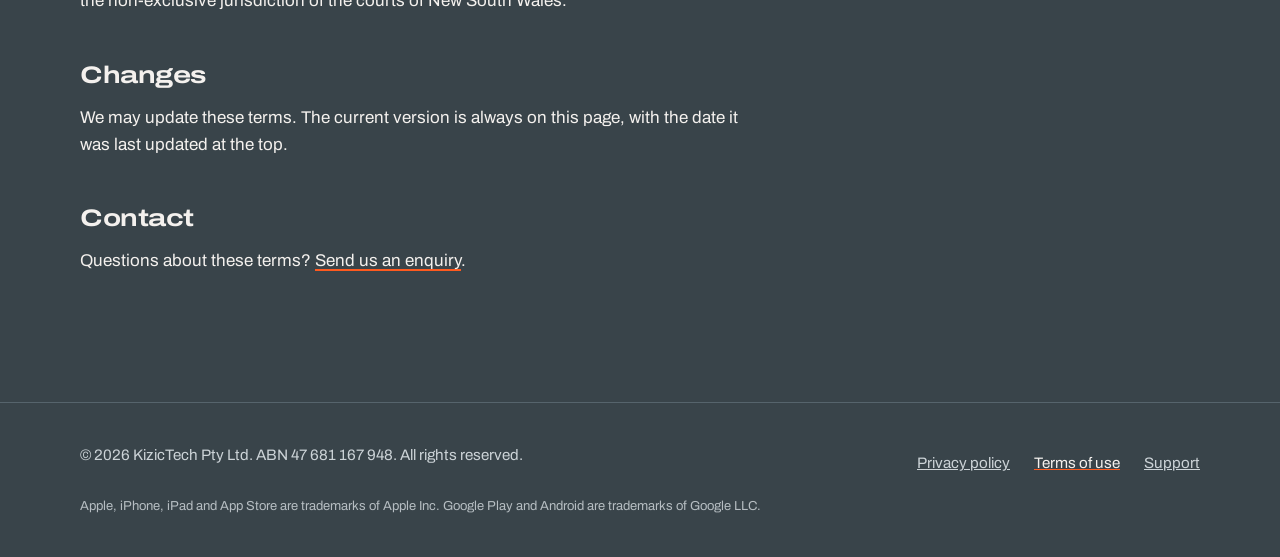
<file: terms.html>
<!doctype html>
<html lang="en-AU">
<head>
  <meta charset="utf-8">
  <meta name="viewport" content="width=device-width, initial-scale=1">
  <title>Terms of use | KizicTech</title>
  <meta name="description" content="Terms of use for kizictech.com.au.">
  <meta name="theme-color" content="#39444a">
  <meta property="og:site_name" content="KizicTech">
  <meta property="og:title" content="Terms of use | KizicTech">
  <meta property="og:description" content="Terms of use for kizictech.com.au.">
  <meta property="og:type" content="website">
  <meta property="og:locale" content="en_AU">
  <meta property="og:image" content="https://kizictech.com.au/assets/og-image.jpg">
  <meta property="og:image:width" content="1200">
  <meta property="og:image:height" content="630">
  <meta property="og:image:alt" content="The KizicTech logo, built from circuit boards lit with orange LEDs">
  <meta property="og:url" content="https://kizictech.com.au/terms.html">
  <meta name="twitter:card" content="summary_large_image">
  <link rel="canonical" href="https://kizictech.com.au/terms.html">
  <link rel="icon" href="favicon.ico" sizes="32x32">
  <link rel="icon" href="favicon.svg" type="image/svg+xml">
  <link rel="apple-touch-icon" href="apple-touch-icon.png">
  <link rel="preconnect" href="https://fonts.googleapis.com">
  <link rel="preconnect" href="https://fonts.gstatic.com" crossorigin>
  <link href="https://fonts.googleapis.com/css2?family=Archivo:wdth,wght@62..125,100..900&display=swap" rel="stylesheet">
  <link rel="stylesheet" href="styles.css">
</head>
<body>
  <a class="skip" href="#main">Skip to content</a>

  <header class="site-header">
    <div class="wrap">
      <a class="brand" href="index.html" aria-label="KizicTech home">
        <svg viewBox="0 0 32 32" aria-hidden="true">
          <path d="M5 3h7v9.5L19.5 3H28L17.8 15.4 28.8 29h-8.6L12 18.6V29H5z" fill="#14181a" stroke="#ff5a1f" stroke-width="1.5" stroke-linejoin="round"/>
          <path d="M7 6.5h3v4.5H7zM7 21.5h3v4H7z" fill="#ff5a1f"/>
          <path d="M7.9 7.6h1.2v2.3H7.9zM7.9 22.5h1.2v2H7.9z" fill="#ffb347"/>
          <path d="M6.8 14h3.4v3.2H6.8z" fill="#56646c"/>
          <path d="m19.6 6.4 2.3 1.9-2.2 2.7-2.3-1.9zM19.5 20.6l2.3-1.8 2.2 2.8-2.3 1.8z" fill="#ff5a1f"/>
        </svg>
        KizicTech
      </a>
      <nav class="site-nav" aria-label="Main">
        <a href="index.html#hardware">Hardware</a>
        <a href="index.html#software">AI</a>
        <a href="index.html#approach">Approach</a>
        <a href="index.html#lab">In development</a>
        <a href="support.html">Support</a>
        <a href="enquire.html">Enquire</a>
      </nav>
    </div>
  </header>

  <main id="main" class="doc">
    <div class="wrap">
      <div class="doc-inner">
        <h1>Terms of use</h1>
        <p class="updated">Last updated 26 November 2026</p>
        <p class="lede">These terms apply to your use of kizictech.com.au. By using the site you agree to them.</p>

        <h2>About this site</h2>
        <p>This website is operated by KizicTech Pty Ltd (ABN 47 681 167 948), an Australian company based in New South Wales. It provides general information about our business, our apps and our products. Information on the site may change without notice.</p>

        <h2>Our apps</h2>
        <p>Apps you download from the App Store or Google Play are also subject to the terms of that store and to any licence terms shown in the app or on its listing. Where those terms differ from these, the app's own terms apply to your use of the app.</p>

        <h2>Intellectual property</h2>
        <p>The content of this site, including text, graphics, logos and code, belongs to KizicTech or its licensors. You may view and share it for personal, non-commercial purposes. You may not copy, modify or reuse it commercially without our written permission.</p>

        <h2>Acceptable use</h2>
        <p>You agree not to misuse the site. That includes attempting to gain unauthorised access to it, interfering with its operation, or using it for anything unlawful.</p>

        <h2>Links to other sites</h2>
        <p>The site links to other websites, such as Apple and Google support pages. We don't control those sites and aren't responsible for their content or practices.</p>

        <h2>Disclaimer</h2>
        <p>The site is provided "as is". We take care to keep it accurate, but to the extent the law allows we make no warranties about its completeness, accuracy or availability.</p>

        <h2>Limitation of liability</h2>
        <p>To the extent the law allows, KizicTech isn't liable for any loss or damage arising from your use of this site. Nothing in these terms excludes, restricts or modifies any consumer guarantee, right or remedy you have under the Australian Consumer Law or any other law that cannot be excluded.</p>

        <h2>Governing law</h2>
        <p>These terms are governed by the laws of New South Wales, Australia, and you submit to the non-exclusive jurisdiction of the courts of New South Wales.</p>

        <h2>Changes</h2>
        <p>We may update these terms. The current version is always on this page, with the date it was last updated at the top.</p>

        <h2>Contact</h2>
        <p>Questions about these terms? <a href="enquire.html">Send us an enquiry</a>.</p>
      </div>
    </div>
  </main>

  <footer class="site-footer">
    <div class="wrap">
      <span>&copy; 2026 KizicTech Pty Ltd. ABN 47 681 167 948. All rights reserved.</span>
      <nav aria-label="Legal">
        <a href="privacy.html">Privacy policy</a>
        <a href="terms.html" aria-current="page">Terms of use</a>
        <a href="support.html">Support</a>
      </nav>
      <p class="site-footer__legal">Apple, iPhone, iPad and App Store are trademarks of Apple Inc. Google Play and Android are trademarks of Google LLC.</p>
    </div>
  </footer>
</body>
</html>
</file>
<file: styles.css>
/* KizicTech — shared base styles (every page loads this).
   Palette comes from the logo: blue-slate backdrop, circuit-board black, LED orange.
   Type: Archivo (variable width). Expanded cuts for headings, normal width for text.
   Section-specific styles live in css/<section>.css. */

:root {
  --bg: #39444a;            /* page: the logo's slate backdrop, a shade deeper */
  --bg-lift: #4e5c63;       /* the logo photo's own backdrop colour */
  --surface: #252c30;       /* raised panels */
  --deep: #181d20;          /* circuit-board black: dark bands, text on orange */
  --line: #56646c;          /* borders and rules */
  --text: #f4f1ee;
  --text-soft: #ccd3d7;
  --accent: #ff5a1f;        /* LED orange */
  --accent-hover: #ff7d4d;
  --accent-glow: rgba(255, 90, 31, 0.35);
  --warm: #ffb347;          /* amber highlight, use sparingly */

  --radius: 4px;
  --gutter: clamp(1.25rem, 4vw, 3rem);
  --max: 76rem;
  --section-gap: clamp(4.5rem, 10vw, 8.5rem);
  --header-h: 4.25rem;
  --sticky-h: var(--header-h); /* height the sticky header covers; 0 where it is not sticky */
  color-scheme: dark;
}

@media (max-width: 56rem) {
  :root {
    --sticky-h: 0px;
  }
}

*,
*::before,
*::after {
  box-sizing: border-box;
}

html {
  scroll-behavior: smooth;
  -webkit-text-size-adjust: 100%;
  text-size-adjust: 100%;
}

@media (prefers-reduced-motion: reduce) {
  html {
    scroll-behavior: auto;
  }
}

body {
  min-height: 100vh;
  min-height: 100svh;
  display: flex;                      /* short pages keep the footer at the bottom of the window */
  flex-direction: column;
  margin: 0;
  background: var(--bg);
  color: var(--text);
  font-family: "Archivo", "Helvetica Neue", Arial, sans-serif;
  font-size: 1.0625rem;
  line-height: 1.6;
  font-stretch: 100%;
  -webkit-font-smoothing: antialiased;
}

main {
  flex: 1 0 auto;
}

img,
svg {
  display: block;
  max-width: 100%;
}

a {
  color: inherit;
}

:focus-visible {
  outline: 3px solid var(--warm);
  outline-offset: 3px;
  border-radius: 2px;
}

h1,
h2,
h3 {
  margin: 0;
  font-stretch: 125%;
  font-weight: 700;
  letter-spacing: -0.02em;
  line-height: 1.05;
  text-wrap: balance;
}

p {
  margin: 0;
  max-width: 62ch;
  text-wrap: pretty;
}

[id] {
  scroll-margin-top: calc(var(--sticky-h) + 1.5rem);
}

/* full-width bands carry their own top padding, so they land flush under the header */
main > section[id] {
  scroll-margin-top: var(--sticky-h);
}

.wrap {
  width: 100%;
  max-width: var(--max);
  margin-inline: auto;
  padding-inline: var(--gutter);
}

.skip {
  position: absolute;
  left: var(--gutter);
  top: -4rem;
  background: var(--text);
  color: var(--deep);
  padding: 0.6rem 1rem;
  border-radius: var(--radius);
  z-index: 100;
}

.skip:focus {
  top: 0.75rem;
}

/* ---------- Header ---------- */

.site-header {
  position: sticky;
  top: 0;
  z-index: 50;
  padding-block: 0.9rem;
  background: rgba(57, 68, 74, 0.78);
  -webkit-backdrop-filter: saturate(160%) blur(16px);
  backdrop-filter: saturate(160%) blur(16px);
  border-bottom: 1px solid rgba(86, 100, 108, 0.5);
}

.site-header .wrap {
  display: flex;
  flex-wrap: wrap;
  align-items: center;
  justify-content: space-between;
  gap: 0.5rem 2rem;
}

.brand {
  display: inline-flex;
  align-items: center;
  gap: 0.65rem;
  font-stretch: 125%;
  font-weight: 700;
  font-size: 1.125rem;
  letter-spacing: -0.01em;
  text-decoration: none;
}

.brand svg {
  width: 1.9rem;
  height: 1.9rem;
  filter: drop-shadow(0 0 5px rgba(255, 90, 31, 0.55));
}

.site-nav {
  display: flex;
  flex-wrap: wrap;
  gap: 0.25rem 1.75rem;
  font-weight: 500;
  font-size: 0.975rem;
}

.site-nav a {
  text-decoration: none;
  padding-block: 0.35rem;
  border-bottom: 2px solid transparent;
  transition: border-color 0.15s;
}

.site-nav a:hover,
.site-nav a[aria-current="page"] {
  border-bottom-color: var(--accent);
}

@media (max-width: 56rem) {
  .site-header {
    position: static;
    padding-bottom: 0.25rem;
  }

  /* one row that scrolls sideways, fading out at the right edge */
  .site-nav {
    flex-wrap: nowrap;
    gap: 0 0.6rem;
    width: calc(100% + 2 * var(--gutter));
    margin-inline: calc(-1 * var(--gutter));
    padding-inline: calc(var(--gutter) - 0.35rem) 2.5rem;
    overflow-x: auto;
    white-space: nowrap;
    scrollbar-width: none;
    -webkit-mask-image: linear-gradient(to right, #000 calc(100% - 3rem), transparent);
    mask-image: linear-gradient(to right, #000 calc(100% - 3rem), transparent);
  }

  .site-nav::-webkit-scrollbar {
    display: none;
  }

  .site-nav a {
    padding: 0.7rem 0.35rem;
  }
}

/* ---------- Buttons ---------- */

.button {
  display: inline-block;
  padding: 0.85rem 1.4rem;
  border-radius: var(--radius);
  border: 2px solid var(--text);
  font-weight: 600;
  text-decoration: none;
  transition: background-color 0.15s, color 0.15s, border-color 0.15s;
}

.button-primary {
  background: var(--accent);
  border-color: var(--accent);
  color: var(--deep);
  box-shadow: 0 0 28px var(--accent-glow);
}

.button-primary:hover {
  background: var(--accent-hover);
  border-color: var(--accent-hover);
}

.button-quiet:hover {
  background: var(--text);
  color: var(--deep);
}

/* ---------- Footer ---------- */

.site-footer {
  padding-block: 2.5rem;
  border-top: 1px solid var(--line);
  color: var(--text-soft);
  font-size: 0.95rem;
}

.site-footer .wrap {
  display: flex;
  flex-wrap: wrap;
  justify-content: space-between;
  gap: 0.75rem 2rem;
}

.site-footer nav {
  display: flex;
  flex-wrap: wrap;
  gap: 0.25rem 1.5rem;
}

.site-footer a {
  display: inline-block;
  padding-block: 0.5rem;
}

.site-footer a:hover {
  color: var(--text);
}

.site-footer a[aria-current="page"] {
  color: var(--text);
  text-decoration-color: var(--accent);
}

.site-footer .site-footer__legal {
  flex-basis: 100%;
  max-width: none;
  font-size: 0.8125rem;
  color: var(--text-soft);
  opacity: 0.85;
}

/* ---------- Document pages (privacy, terms, support) ---------- */

.doc {
  padding-block: clamp(2rem, 6vw, 4.5rem) var(--section-gap);
}

.doc-inner {
  max-width: 44rem;
}

.doc h1 {
  font-size: clamp(2.25rem, 5vw, 3.75rem);
  font-weight: 800;
  letter-spacing: -0.03em;
}

.doc .updated {
  margin-top: 1rem;
  color: var(--text-soft);
}

.doc h2 {
  font-size: 1.5rem;
  margin-top: 3rem;
}

.doc h3 {
  font-size: 1.125rem;
  margin-top: 2rem;
}

.doc p,
.doc ul {
  margin-top: 1rem;
  max-width: 68ch;
}

.doc ul {
  padding-left: 1.25rem;
}

.doc li + li {
  margin-top: 0.4rem;
}

.doc a {
  color: var(--text);
  text-decoration-color: var(--accent);
  text-decoration-thickness: 2px;
  text-underline-offset: 0.2em;
}

.doc a:hover {
  color: var(--warm);
}

.doc a.button {
  text-decoration: none;
}

.doc a.button-primary,
.doc a.button-primary:hover {
  color: var(--deep);
}

.doc .doc-action {
  margin-top: 2rem;
}

.doc .lede {
  margin-top: 1.5rem;
  font-size: 1.25rem;
  line-height: 1.5;
}
</file>
<file: css/hero.css>
/* KizicTech — hero: the sign powers up.
   One idea: the logo is a lit sign on a slate wall. It starts unlit, the LEDs come on
   one by one, the type arrives, and as the visitor scrolls the sign powers down and
   recedes while the headline holds.

   The logo is drawn in code (inline SVG in index.html), split into stacked layers so
   light can be switched by fading whole layers, without repainting the boards:
     __wall          the pool of light the sign throws on the wall        (light)
     __layer--base   shared definitions and the shadows on the wall       (always)
     __layer--spill  orange light on the wall around the letters          (light)
     __layer--body   the sign itself, switched off                        (always)
     __layer--light  the lit edge of the trays and every LED              (light)
     __layer--knobs  the two knob indicators; scrolling does not fade these (light)
     __bloom         a soft overall glow                                  (light)
   Default styles are the finished, lit state. Only the classes the script adds
   (is-live, is-intro, is-on, is-pinned) hide, animate or pin anything. */

/* Scroll progress, written by js/hero.js on the sign and on each light element.
   Registered as non-inheriting so a change does not restyle the artwork beneath. */
@property --s-hero-p {
  syntax: "<number>";
  inherits: false;
  initial-value: 0;
}

.s-hero {
  /* when every LED is on: the stagger across all of them, plus a beat */
  --s-hero-lit: calc(0.12s + var(--s-hero-n, 30) * 0.055s + 0.42s);
  --s-hero-p: 0;                                         /* scroll progress, 0 to 1, set by js/hero.js */
  --s-hero-stage-h: calc(100vh - var(--header-h));
  --s-hero-pad: clamp(1.5rem, 4vh, 3rem);                /* stage bottom padding */
  /* room the type block needs under the sign: two headline lines (they scale with the
     viewport), three lede lines, the buttons, the gaps and the bottom padding */
  --s-hero-text-h: calc(12.75rem + min(9.2vw, 15.4vh, 9.6rem) + var(--s-hero-pad));
  --s-hero-sign-h: clamp(17rem, min(calc((var(--s-hero-stage-h) - var(--s-hero-text-h)) / 0.945), 60vw), 48rem);
  position: relative;
  padding-block: 0 clamp(1.5rem, 4vw, 3rem);
}

@supports (height: 100svh) {
  .s-hero {
    --s-hero-stage-h: calc(100svh - var(--header-h));
  }
}

.s-hero .s-hero__stage {
  position: relative;
  display: flex;
  flex-direction: column;
  justify-content: center;
  min-height: var(--s-hero-stage-h);
  padding: 0 var(--gutter) var(--s-hero-pad);
  overflow: hidden;
}

.s-hero .s-hero__inner {
  display: flex;
  flex-direction: column;
  align-items: center;
}

/* ---------- The sign ---------- */

.s-hero .s-hero__sign {
  position: relative;
  flex: none;
  width: calc(var(--s-hero-sign-h) * 4 / 3);
  height: var(--s-hero-sign-h);
  aspect-ratio: 4 / 3;                                   /* the logo's 1320 x 990 drawing area */
  margin-block: calc(var(--s-hero-sign-h) * 0.02) calc(var(--s-hero-sign-h) * -0.075);
  transform-origin: 50% 46%;
  transform: scale(calc(1 - var(--s-hero-p) * 0.24));
}

.s-hero .s-hero__layer {
  position: absolute;
  inset: 0;
  width: 100%;
  height: 100%;
  overflow: visible;                                     /* shadows and glows may run past the drawing area */
  pointer-events: none;
}

/* everything that is light fades out together as the visitor scrolls */
.s-hero .s-hero__wall,
.s-hero .s-hero__layer--spill,
.s-hero .s-hero__layer--light,
.s-hero .s-hero__bloom {
  opacity: calc(1 - var(--s-hero-p));
}

/* --s-hero-p changes on every scroll frame and custom properties inherit: stop it at
   the artwork, or thousands of SVG elements restyle and the boards repaint each frame.
   Only the sign and the four light elements read it. */
.s-hero .s-hero__layer--base,
.s-hero .s-hero__layer--body,
.s-hero .s-hero__layer--knobs,
.s-hero .s-hero__layer--spill > *,
.s-hero .s-hero__layer--light > * {
  --s-hero-p: 0;
}

/* the pool of light the sign throws on the wall: the slate lifts towards --bg-lift
   behind the letters and fades out long past them */
.s-hero .s-hero__wall {
  position: absolute;
  inset: -35% -75%;
  background:
    linear-gradient(to bottom, rgba(204, 211, 215, 0.13) 22%, rgba(204, 211, 215, 0) 58%),
    linear-gradient(to bottom, rgba(78, 92, 99, 1) 50%, rgba(78, 92, 99, 0.6) 80%);
  /* fades out at the edges, and upwards before it reaches the header's lower edge */
  -webkit-mask-image: radial-gradient(ellipse 50% 50% at 50% 50%, #000 40%, rgba(0, 0, 0, 0.45) 68%, transparent 100%), linear-gradient(to bottom, transparent 19.5%, #000 46%);
  mask-image: radial-gradient(ellipse 50% 50% at 50% 50%, #000 40%, rgba(0, 0, 0, 0.45) 68%, transparent 100%), linear-gradient(to bottom, transparent 19.5%, #000 46%);
  -webkit-mask-composite: source-in;
  mask-composite: intersect;
}

.s-hero .s-hero__bloom {
  position: absolute;
  inset: 4% -10% 2%;
  background: radial-gradient(ellipse 50% 50% at 50% 50%, rgba(255, 90, 31, 0.16) 0, rgba(255, 90, 31, 0.07) 45%, rgba(255, 90, 31, 0) 72%);
  mix-blend-mode: screen;
  pointer-events: none;
}

/* ---------- The two knobs are the sign's power buttons ---------- */

.s-hero .s-hero__knob {
  position: absolute;
  z-index: 2;
  width: 6.2%;
  aspect-ratio: 1;
  padding: 0;
  border: 0;
  border-radius: 50%;
  background: none;
  transform: translate(-50%, -50%);
  cursor: pointer;
  -webkit-tap-highlight-color: transparent;
}

/* a finger needs more room than the knob's drawn size */
@media (pointer: coarse) {
  .s-hero .s-hero__knob {
    width: max(6.2%, 2.75rem);
  }
}

/* only where a pointer can hover: on touch screens :hover sticks after a tap */
@media (hover: hover) {
  .s-hero .s-hero__knob:hover {
    background: radial-gradient(closest-side, rgba(255, 179, 71, 0.22), rgba(255, 90, 31, 0));
  }
}

.s-hero .s-hero__knob:active {
  background: radial-gradient(closest-side, rgba(255, 179, 71, 0.42), rgba(255, 90, 31, 0));
}

/* switched off at a knob: everything that is light goes out */
.s-hero.is-off .s-hero__wall,
.s-hero.is-off .s-hero__layer--spill,
.s-hero.is-off .s-hero__bloom,
.s-hero.is-off #logo-rim,
.s-hero.is-off .led {
  opacity: 0;
  transition: opacity 0.22s ease-out;
}

/* ...except the knobs' own indicators, which idle so the way back on is visible */
.s-hero.is-off .led.knob-led {
  opacity: 0.45;
}

/* ---------- Type ---------- */

.s-hero .s-hero__text {
  position: relative;
  z-index: 1;
  width: 100%;
  text-align: center;
}

.s-hero .s-hero__title {
  /* 4.3vw keeps line two on one line from 56rem up; 7.2vh keeps short windows in proportion */
  font-size: clamp(2.4rem, min(4.3vw, 7.2vh), 4.5rem);
  font-weight: 800;
  letter-spacing: -0.03em;
  line-height: 1.03;
}

.s-hero .s-hero__line {
  display: block;
}

.s-hero .s-hero__lede {
  max-width: 44rem;
  margin: 1.25rem auto 0;
  font-size: clamp(1.0625rem, 0.97rem + 0.4vw, 1.3rem);
  line-height: 1.5;
  color: var(--text-soft);
}

.s-hero .s-hero__actions {
  display: flex;
  flex-wrap: wrap;
  justify-content: center;
  gap: 0.75rem;
  max-width: none;
  margin-top: 1.75rem;
}

/* ---------- Small screens: the header is static, so no pinning; the sign bleeds wide ---------- */

@media (max-width: 56rem) {
  .s-hero {
    --s-hero-sign-h: min(87vw, 27rem);
  }

  .s-hero .s-hero__stage {
    justify-content: flex-start;
    min-height: 0;
    padding-bottom: 0;
  }

  .s-hero .s-hero__sign {
    margin-block: calc(var(--s-hero-sign-h) * 0.03) calc(var(--s-hero-sign-h) * -0.07);
  }

  .s-hero .s-hero__title {
    font-size: clamp(1.75rem, 0.95rem + 3.4vw, 2.75rem);
  }
}

/* phones: the two buttons stack at one width instead of wrapping ragged */
@media (max-width: 30rem) {
  .s-hero .s-hero__actions {
    flex-direction: column;
    align-items: center;
  }

  .s-hero .s-hero__actions .button {
    width: 100%;
    max-width: 20rem;
  }
}

/* ---------- Live: power-up on load, power-down on scroll ---------- */

.s-hero.is-live .s-hero__sign {
  will-change: transform;
}

.s-hero.is-live .s-hero__wall,
.s-hero.is-live .s-hero__layer--spill,
.s-hero.is-live .s-hero__layer--light,
.s-hero.is-live .s-hero__bloom {
  will-change: opacity;
}

/* pinned scene (desktop, and only when the script has checked that everything fits) */
@media (min-width: 56.0625rem) {
  .s-hero.is-pinned .s-hero__track {
    height: calc(var(--s-hero-stage-h) + 70vh);
  }

  .s-hero.is-pinned .s-hero__stage {
    position: sticky;
    top: var(--header-h);
    height: var(--s-hero-stage-h);
  }
}

/* before the power comes on */
.s-hero.is-intro .s-hero__wall,
.s-hero.is-intro .s-hero__layer--spill,
.s-hero.is-intro #logo-rim,
.s-hero.is-intro .led,
.s-hero.is-intro .s-hero__bloom,
.s-hero.is-intro .s-hero__rise {
  opacity: 0;
}

/* The LEDs come on one at a time, left to right, each with a quick stutter
   (--i is its place in the order, --s-hero-n how many there are). */
.s-hero.is-intro.is-on .led,
.s-hero.is-powering .led {
  animation: s-hero-led 0.52s linear both;
  animation-delay: calc(0.12s + var(--i, 0) * 0.055s);
}

/* once the last LED is on, the edge of the trays catches... */
.s-hero.is-intro.is-on #logo-rim,
.s-hero.is-powering #logo-rim {
  animation: s-hero-rim 0.7s linear both;
  animation-delay: var(--s-hero-lit);
}

/* ...and the light spreads onto the wall */
.s-hero.is-intro.is-on .s-hero__layer--spill,
.s-hero.is-intro.is-on .s-hero__wall,
.s-hero.is-powering .s-hero__layer--spill,
.s-hero.is-powering .s-hero__wall {
  animation: s-hero-spill 1.1s ease-out both;
  animation-delay: calc(var(--s-hero-lit) + 0.15s);
}

.s-hero.is-intro.is-on .s-hero__bloom,
.s-hero.is-powering .s-hero__bloom {
  animation: s-hero-bloom 1.9s cubic-bezier(0.2, 0.7, 0.2, 1) both;
  animation-delay: calc(var(--s-hero-lit) + 0.15s);
}

/* the type starts to arrive as the last LEDs come on */
.s-hero.is-intro.is-on .s-hero__rise {
  animation: s-hero-rise 0.9s cubic-bezier(0.2, 0.7, 0.2, 1) both;
  animation-delay: calc(var(--s-hero-lit) - 0.35s + var(--s-hero-i, 0) * 0.15s);
}

.s-hero .s-hero__line:nth-child(2) {
  --s-hero-i: 1;
}

.s-hero .s-hero__lede {
  --s-hero-i: 2.4;
}

.s-hero .s-hero__actions {
  --s-hero-i: 3.4;
}

@keyframes s-hero-led {
  0% { opacity: 0; }
  8% { opacity: 1; }
  14% { opacity: 0.15; }
  24% { opacity: 0.9; }
  32% { opacity: 0.35; }
  46%, 100% { opacity: 1; }
}

@keyframes s-hero-rim {
  0% { opacity: 0; }
  10% { opacity: 0.7; }
  16% { opacity: 0.1; }
  30% { opacity: 0.85; }
  38% { opacity: 0.5; }
  100% { opacity: 1; }
}

/* these end at the scroll-driven value, not a fixed 1, so scrolling during a
   power-up cannot leave the wall lit around a dimmed sign */
@keyframes s-hero-spill {
  from { opacity: 0; }
  to { opacity: calc(1 - var(--s-hero-p)); }
}

@keyframes s-hero-standby {
  0%, 100% { opacity: 0.3; }
  50% { opacity: 0.6; }
}

@keyframes s-hero-bloom {
  from { opacity: 0; transform: scale(0.7); }
  to { opacity: calc(1 - var(--s-hero-p)); transform: scale(1); }
}

@keyframes s-hero-rise {
  from { opacity: 0; transform: translate3d(0, 0.75rem, 0); }
  to { opacity: 1; transform: translate3d(0, 0, 0); }
}

@media (prefers-reduced-motion: no-preference) {
  .s-hero.is-off .led.knob-led {
    animation: s-hero-standby 2.6s ease-in-out infinite;
  }
}

/* belt and braces: the script does not start under reduced motion, but if the
   preference changes mid-visit nothing may stay hidden or keep moving */
@media (prefers-reduced-motion: reduce) {
  .s-hero.is-intro .s-hero__wall,
  .s-hero.is-intro .s-hero__layer--spill,
  .s-hero.is-intro #logo-rim,
  .s-hero.is-intro .led,
  .s-hero.is-intro .s-hero__bloom,
  .s-hero.is-intro .s-hero__rise {
    opacity: 1;
    animation: none !important;
  }

  .s-hero.is-powering .led,
  .s-hero.is-powering #logo-rim,
  .s-hero.is-powering .s-hero__layer--spill,
  .s-hero.is-powering .s-hero__wall,
  .s-hero.is-powering .s-hero__bloom {
    animation: none;
  }

  .s-hero.is-live .s-hero__sign {
    transform: none;
  }

  .s-hero.is-live:not(.is-off) .s-hero__wall,
  .s-hero.is-live:not(.is-off) .s-hero__layer--spill,
  .s-hero.is-live .s-hero__layer--light,
  .s-hero.is-live:not(.is-off) .s-hero__bloom {
    opacity: 1;
  }
}
</file>
<file: css/hardware.css>
/* Hardware section: a tower workstation that assembles itself as the page scrolls.
   Without the is-live class (no JavaScript, or reduced motion) this is an ordinary
   two-column section with the finished drawing and every caption visible. */

.s-hardware {
  --s-hardware-top: 0px;
  padding-block: calc(var(--section-gap) / 2);
}

@media (min-width: 56.0625rem) {
  .s-hardware {
    --s-hardware-top: var(--header-h); /* the header is sticky from this width up */
  }
}

/* ---------- Layout (static) ---------- */

.s-hardware .s-hardware__grid {
  display: grid;
  gap: clamp(2rem, 5vw, 4.5rem);
  align-items: center;
}

.s-hardware .s-hardware__copy {
  position: relative;
  min-width: 0;
}

.s-hardware .s-hardware__beats {
  display: grid;
  gap: clamp(1.75rem, 4vw, 2.5rem);
}

.s-hardware .s-hardware__beat h2 {
  font-size: clamp(2.25rem, 8.6vw, 3.75rem);
  font-weight: 800;
  letter-spacing: -0.03em;
}

.s-hardware .s-hardware__beat h3 {
  font-size: clamp(1.375rem, 3vw, 1.75rem);
}

.s-hardware .s-hardware__beat p {
  margin-top: 0.6em;
  max-width: 34ch;
  color: var(--text-soft);
  font-size: clamp(1.0625rem, 1.5vw, 1.25rem);
  line-height: 1.5;
}

.s-hardware .s-hardware__beat h2 + p {
  margin-top: 1.1rem;
  max-width: 30ch;
  color: var(--text);
  font-size: clamp(1.125rem, 1.7vw, 1.375rem);
}

.s-hardware .s-hardware__rail {
  display: none;
}

.s-hardware .s-hardware__figure {
  position: relative;
  min-width: 0;
  min-height: 0;
  /* a soft pool of the logo photo's backdrop behind the drawing */
  background: radial-gradient(closest-side, rgba(78, 92, 99, 0.5), rgba(78, 92, 99, 0) 100%);
}

.s-hardware .s-hardware__svg {
  width: 100%;
  height: auto;
  max-height: 44rem;
  margin-inline: auto;
  overflow: visible;
  color: var(--text);
}

@media (min-width: 56.0625rem), (min-width: 48rem) and (orientation: landscape), (orientation: landscape) and (max-height: 34rem) and (min-width: 36rem) {
  .s-hardware .s-hardware__grid {
    grid-template-columns: minmax(0, 1fr) minmax(0, 1fr);
  }

  .s-hardware .s-hardware__beat h2 {
    font-size: clamp(2.25rem, 4.3vw, 4rem);
  }
}

/* ---------- The drawing ---------- */

.s-hardware .s-hardware__svg path {
  stroke-width: 1.6;
}

.s-hardware .s-hardware__svg .hw-heavy {
  stroke-width: 2.4;
}

.s-hardware .s-hardware__svg .hw-fine {
  stroke: var(--text-soft);
  stroke-width: 1;
  stroke-opacity: 0.85;
}

.s-hardware .s-hardware__svg .hw-ground {
  stroke: var(--text-soft);
  stroke-width: 1;
  stroke-opacity: 0.45;
}

/* Orange only where the machine is lit. */
.s-hardware .s-hardware__svg .hw-lit {
  filter: url(#s-hardware-bloom);
}

.s-hardware .s-hardware__svg .hw-led {
  stroke: var(--accent);
  stroke-width: 2.2;
}

.s-hardware .s-hardware__svg .hw-led-bar {
  stroke: var(--accent);
  stroke-width: 3;
}

.s-hardware .s-hardware__svg .hw-led-fill {
  fill: var(--accent);
  stroke: none;
}

.s-hardware .s-hardware__svg .hw-spill path,
.s-hardware .s-hardware__svg .hw-plate path {
  stroke: none;
}

/* Circuit-board black under the two boards, so the card sits in front of the board. */
.s-hardware .s-hardware__svg .hw-plate-board {
  fill: var(--surface);
  fill-opacity: 0.5;
}

.s-hardware .s-hardware__svg .hw-plate-card {
  fill: var(--surface);
}

.s-hardware .s-hardware__svg .hw-spill-in {
  stop-color: var(--accent);
  stop-opacity: 0.2;
}

.s-hardware .s-hardware__svg .hw-spill-out {
  stop-color: var(--accent);
  stop-opacity: 0;
}

@media (max-width: 47.99rem) {
  /* the drawing is scaled down on phones, so thicken its lines to compensate */
  .s-hardware .s-hardware__svg path {
    stroke-width: 2;
  }

  .s-hardware .s-hardware__svg .hw-heavy {
    stroke-width: 3;
  }

  .s-hardware .s-hardware__svg .hw-fine,
  .s-hardware .s-hardware__svg .hw-ground {
    stroke-width: 1.3;
  }

  .s-hardware .s-hardware__svg .hw-led-bar {
    stroke-width: 3.6;
  }
}

/* ---------- Live: pinned, scroll-driven scene ---------- */

/* the pinned stage centres its own content, so the section needs no top padding;
   a jump to #hardware then lands exactly where the stage pins */
.s-hardware.is-live {
  padding-top: 0;
}

.s-hardware.is-live .s-hardware__track {
  height: 360vh;
}

.s-hardware.is-live .s-hardware__stage {
  position: sticky;
  top: var(--s-hardware-top);
  height: calc(100vh - var(--s-hardware-top));
  height: calc(100svh - var(--s-hardware-top));
  display: grid;
  align-items: center;
  overflow: hidden;
}

.s-hardware.is-live .s-hardware__grid {
  height: 100%;
  max-height: 40rem; /* keeps drawing and caption together on tall phones */
  padding-block: clamp(1rem, 3vh, 2rem);
  /* phones: drawing on top, captions underneath, both always on screen */
  grid-template-rows: minmax(0, 1fr) auto;
  gap: 1rem;
  align-items: stretch;
}

.s-hardware.is-live .s-hardware__figure {
  order: -1;
}

/* The drawing rests on the bottom of its cell, just above the caption. */
.s-hardware.is-live .s-hardware__svg {
  position: absolute;
  left: 0;
  bottom: 0;
  width: 100%;
  height: auto;
  max-height: 100%;
}

.s-hardware.is-live .s-hardware__copy {
  padding-top: 1.1rem;
}

.s-hardware.is-live .s-hardware__beats {
  gap: 0;
}

/* Captions share one cell, so the block is as tall as the tallest and nothing jumps. */
.s-hardware.is-live .s-hardware__beat {
  grid-area: 1 / 1;
  align-self: start;
  will-change: opacity, transform;
}

.s-hardware.is-live .s-hardware__beat h2,
.s-hardware.is-live .s-hardware__beat h3 {
  font-size: clamp(1.75rem, 8.2vw, 2.75rem);
  font-weight: 800;
  letter-spacing: -0.03em;
}

.s-hardware.is-live .s-hardware__beat p,
.s-hardware.is-live .s-hardware__beat h2 + p {
  margin-top: 0.7rem;
  max-width: 32ch;
  color: var(--text-soft);
  font-size: clamp(1.0625rem, 1.6vw, 1.3125rem);
}

/* Progress through the scene: a short rule that fills as the build advances. */
.s-hardware.is-live .s-hardware__rail {
  display: block;
  position: absolute;
  top: 0;
  left: 0;
  width: 4.5rem;
  height: 2px;
  background: var(--line);
}

.s-hardware.is-live .s-hardware__rail span {
  display: block;
  width: 100%;
  height: 100%;
  background: var(--text);
  transform-origin: 0 0;
  transform: scaleX(var(--s-hardware-p, 0));
}

@media (min-width: 56.0625rem), (min-width: 48rem) and (orientation: landscape), (orientation: landscape) and (max-height: 34rem) and (min-width: 36rem) {
  .s-hardware.is-live .s-hardware__grid {
    max-height: none;
    grid-template-rows: minmax(0, 1fr);
    gap: clamp(2rem, 5vw, 4.5rem);
  }

  .s-hardware.is-live .s-hardware__figure {
    order: 0;
  }

  .s-hardware.is-live .s-hardware__svg {
    top: 0;
    height: 100%;
  }

  .s-hardware.is-live .s-hardware__copy {
    align-self: center;
    padding-top: 0;
    padding-left: clamp(1.25rem, 2.4vw, 2.25rem);
  }

  .s-hardware.is-live .s-hardware__beat {
    align-self: center;
  }

  .s-hardware.is-live .s-hardware__beat h2,
  .s-hardware.is-live .s-hardware__beat h3 {
    font-size: clamp(1.75rem, 4vw, 3.25rem);
  }

  .s-hardware.is-live .s-hardware__rail {
    top: 50%;
    width: 2px;
    height: 9rem;
    margin-top: -4.5rem;
  }

  .s-hardware.is-live .s-hardware__rail span {
    transform: scaleY(var(--s-hardware-p, 0));
  }
}

/* portrait tablets use the stacked phone layout with a bigger drawing */
@media (min-width: 48rem) and (max-width: 56rem) and (orientation: portrait) {
  .s-hardware.is-live .s-hardware__grid {
    max-height: 54rem;
  }
}

@media (min-width: 56.0625rem) and (min-height: 60rem) {
  .s-hardware.is-live .s-hardware__grid {
    padding-block: 8vh;
  }
}
</file>
<file: css/software.css>
/* KizicTech — AI / software section (.s-software).
   The darkest band on the page. One drawn device: three board traces leave a pin
   header under the opening statement and one peels off to each area of work.

   Default styles are the finished, fully lit state. js/software.js adds .is-live
   to the section root, and only then are things unlit so scroll can light them.

   Trace geometry is authored in SVG user units (no viewBox, so percentages mean
   "of the SVG box" and vertical runs stretch without distorting the 45° turns).
   --sw-k scales the whole drawing up on wide screens. */

.s-software {
  --sw-k: 1;                                   /* drawing scale */
  --sw-by: calc(46px * var(--sw-k));           /* where a branch meets its heading, from the area's top */
  --sw-gap: calc(14px * var(--sw-k));          /* pad centre to text */
  --sw-indent: 3.75rem;                        /* text start, from the board's left edge */
  --sw-name: clamp(1.625rem, 4.6vw, 3.75rem);      /* area heading size */

  background: var(--deep);
  padding-block: var(--section-gap);
  overflow-x: hidden;
  overflow-x: clip;
}

/* ---------- Opening statement ---------- */

.s-software__open {
  display: grid;
  align-content: end;
  gap: clamp(1.25rem, 2.6vw, 2.25rem);
  min-height: min(24rem, 38vh);
  padding-bottom: clamp(2.5rem, 6vw, 4rem);
}

.s-software__turn {
  font-size: clamp(1.125rem, 2vw, 1.625rem);
  font-weight: 500;
  line-height: 1.3;
  color: var(--text-soft);
}

.s-software__title {
  font-size: clamp(1.625rem, 8.6vw, 7rem);
  font-weight: 800;
  letter-spacing: -0.04em;
  line-height: 0.98;
  color: var(--text);
}

.s-software__word {
  -webkit-text-stroke: 2px transparent;
  paint-order: stroke fill;
  transition: color 0.5s ease, -webkit-text-stroke-color 0.5s ease;
}

/* Unlit: an outline only. The fill matches the band so the stroke's inner half is covered. */
.s-software.is-live .s-software__word:not(.is-on) {
  color: var(--deep);
  -webkit-text-stroke-color: var(--line);
}

.s-software__lede {
  max-width: 37ch;
  font-size: clamp(1.1875rem, 2.1vw, 1.75rem);
  line-height: 1.4;
  color: var(--text);
  transition: opacity 0.6s ease;
}

.s-software.is-live .s-software__lede:not(.is-on) {
  opacity: 0.55;
}

/* ---------- The board ---------- */

.s-software__board {
  position: relative;
}

.s-software__feed {
  position: relative;
  height: clamp(4.5rem, 14vh, 8rem);
}

.s-software__areas {
  list-style: none;
  margin: 0;
  padding: 0;
}

.s-software__area {
  position: relative;
  padding-bottom: clamp(4.5rem, 16vh, 9rem);
}

.s-software__area:last-child {
  padding-bottom: 0;
}

.s-software__body {
  padding-left: var(--sw-indent);
  /* puts the middle of the heading's first line on the branch */
  padding-top: calc(var(--sw-by) - 0.5 * var(--sw-name));
  transition: opacity 0.6s ease;
}

.s-software.is-live .s-software__area:not(.is-on) .s-software__body {
  opacity: 0.55;
}

.s-software__name {
  font-size: var(--sw-name);
  font-weight: 800;
  letter-spacing: -0.03em;
  line-height: 1;
}

.s-software__text {
  margin-top: clamp(0.9rem, 1.6vw, 1.4rem);
  max-width: 31ch;
  font-size: clamp(1.125rem, 1.7vw, 1.5rem);
  line-height: 1.45;
  color: var(--text-soft);
}

/* ---------- Traces ---------- */

.s-software__trace {
  position: absolute;
  left: 0;
  top: 0;
  width: calc((var(--sw-indent) - var(--sw-gap)) / var(--sw-k));
  height: calc(100% / var(--sw-k) + 1px);     /* 1px overlap so runs meet the next drawing without a seam */
  max-width: none;
  overflow: visible;
  transform: scale(var(--sw-k));
  transform-origin: 0 0;
  fill: none;
  /* square ends: where one drawing hands over to the next, translucent layers must not double up */
  stroke-linecap: butt;
  stroke-linejoin: round;
  pointer-events: none;
}

.s-software__trace--feed {
  width: 32px;
}


/* Each layer is a group. Fallback: strokes are opaque and the group carries the
   opacity, so overlapping ends within one drawing never add up. */
.s-software__base {
  stroke: var(--line);
  stroke-width: 2;
  opacity: 0.7;
}

.s-software__lit {
  stroke: var(--accent);
  stroke-width: 2;
}

.s-software__glow {
  stroke: var(--accent);
  stroke-width: 10;
  opacity: 0.13;
}

.s-software__glow--tight {
  stroke-width: 5.5;
  opacity: 0.22;
}

/* Better: the same tints mixed into the band colour and drawn opaque, so the
   1px overlap between one drawing and the next cannot show as a seam either. */
@supports (color: color-mix(in srgb, red 50%, blue)) {
  .s-software__base {
    stroke: color-mix(in srgb, var(--line) 70%, var(--deep));
    opacity: 1;
  }

  .s-software__glow {
    stroke: color-mix(in srgb, var(--accent) 13%, var(--deep));
    opacity: 1;
  }

  .s-software__glow--tight {
    stroke: color-mix(in srgb, var(--accent) 30%, var(--deep));
  }

  /* the thin lit core can take a round tip; the wide glow stays square or its
     end would sit over the lit core of the drawing before it */
  .s-software__lit {
    stroke-linecap: round;
  }
}

/* The pin header the three traces leave from. Filled, so it sits over their top ends. */
.s-software__header {
  fill: var(--deep);
  stroke: var(--line);
  stroke-width: 2;
}

/* Live: js/software.js turns each lit segment into one dash and slides it into
   view. It sets the dash inline on the shapes in <defs>, because rules written
   here do not reliably reach the copies that <use> draws. */

.s-software__pins {
  fill: var(--accent);
  stroke: none;
  transition: fill 0.3s ease;
}

.s-software.is-live .s-software__trace--feed:not(.is-on) .s-software__pins {
  fill: var(--line);
}

.s-software__pad {
  fill: var(--accent);
  stroke: var(--warm);
  stroke-width: 1.5;
  transition: fill 0.3s ease, stroke 0.3s ease;
}

.s-software__halo {
  fill: var(--accent);
  stroke: none;
  opacity: 0.22;
  transition: opacity 0.5s ease;
}

.s-software.is-live .s-software__area:not(.is-on) .s-software__pad {
  fill: var(--deep);
  stroke: var(--line);
}

.s-software.is-live .s-software__area:not(.is-on) .s-software__halo {
  opacity: 0;
}

/* ---------- Wide screens: the areas step across the board ---------- */

@media (min-width: 56rem) {
  .s-software {
    --sw-k: 1.5;
  }

  .s-software__open {
    min-height: min(44rem, 70vh);
  }

  .s-software__area {
    min-height: min(30rem, 54vh);
  }

  .s-software__area:last-child {
    min-height: 0;
  }

  .s-software__area--apps {
    --sw-indent: 6.5rem;
  }

  .s-software__area--products {
    --sw-indent: 26%;
  }

  .s-software__area--research {
    --sw-indent: 44%;
  }
}

@media (prefers-reduced-motion: reduce) {
  .s-software__word,
  .s-software__lede,
  .s-software__body,
  .s-software__pins,
  .s-software__pad,
  .s-software__halo {
    transition: none;
  }
}
</file>
<file: css/closing.css>
/* KizicTech — closing bundle: approach, in development (lab), contact.
   Every selector starts with .s-approach, .s-lab or .s-contact.
   Motion only applies once js/closing.js adds .is-live to a section root;
   without it (no JS, or reduced motion) everything is visible and static. */

/* =====================================================================
   Approach — three principles set large, each on its own trace
   ===================================================================== */

.s-approach {
  padding-block: var(--section-gap);
}

.s-approach .s-approach__lead {
  max-width: 24ch;
  font-size: clamp(1.55rem, 3vw, 2.5rem);
  font-weight: 500;
  line-height: 1.16;
  letter-spacing: -0.015em;
  color: var(--text-soft);
}

.s-approach .s-approach__list {
  margin-top: clamp(3rem, 7vw, 5.5rem);
}

.s-approach .s-approach__item {
  position: relative;
  display: grid;
  grid-template-columns: repeat(12, minmax(0, 1fr));
  column-gap: var(--gutter);
  padding-block: clamp(2.25rem, 4.6vw, 3.75rem) clamp(3rem, 6.4vw, 5.25rem);
}

.s-approach .s-approach__item:last-child {
  padding-bottom: 0;
}

/* The rule above each principle is a board trace with an LED at its start. */
.s-approach .s-approach__trace {
  position: absolute;
  top: 0;
  left: 0;
  right: 0;
  height: 1px;
  background: var(--line);
  transform-origin: 0 50%;
}

.s-approach .s-approach__led {
  position: absolute;
  top: -0.25rem;
  left: 0;
  width: 1.5rem;
  height: 0.5rem;
  border-radius: 2px;
  background: var(--line);
}

.s-approach .s-approach__led::after {
  content: "";
  position: absolute;
  inset: 0;
  border-radius: inherit;
  background: var(--accent);
  box-shadow: 0 0 4px var(--accent), 0 0 22px 2px var(--accent-glow);
}

.s-approach .s-approach__item h3 {
  grid-column: 1 / -1;
  font-size: clamp(2.5rem, 7.4vw, 6rem);
  font-weight: 800;
  letter-spacing: -0.04em;
  line-height: 0.96;
  text-wrap: balance;
}

.s-approach .s-approach__item p {
  grid-column: 7 / -1;
  margin-top: clamp(1.25rem, 2.6vw, 2.25rem);
  max-width: 34rem;
  font-size: clamp(1.0625rem, 1.55vw, 1.3rem);
  line-height: 1.5;
  color: var(--text-soft);
}

@media (max-width: 56rem) {
  .s-approach .s-approach__item p {
    grid-column: 3 / -1;
  }
}

@media (max-width: 40rem) {
  .s-approach .s-approach__item p {
    grid-column: 1 / -1;
  }
}

/* Reveal: the trace draws, the LED lights, the words come up to full strength. */
.s-approach.is-live .s-approach__trace {
  transform: scaleX(0);
  transition: transform 1.3s cubic-bezier(0.2, 0.7, 0.1, 1);
}

.s-approach.is-live .s-approach__led::after {
  opacity: 0;
  transition: opacity 0.5s ease 0.1s;
}

.s-approach.is-live .s-approach__item h3 {
  opacity: 0.5;
  transition: opacity 0.9s ease 0.15s;
}

.s-approach.is-live .s-approach__item p {
  opacity: 0;
  transition: opacity 0.9s ease 0.4s;
}

.s-approach.is-live .s-approach__item.is-on .s-approach__trace {
  transform: scaleX(1);
}

.s-approach.is-live .s-approach__item.is-on .s-approach__led::after,
.s-approach.is-live .s-approach__item.is-on h3,
.s-approach.is-live .s-approach__item.is-on p {
  opacity: 1;
}

/* =====================================================================
   Lab — a sealed unit on the bench, running, cover on
   ===================================================================== */

.s-lab {
  --s-lab-pad: var(--section-gap);
  --s-lab-g: 0.8; /* how much light is leaking, 0 to 1; the script ties it to scroll */
  padding-block: var(--s-lab-pad);
  background: var(--deep);
  overflow: hidden;
}

.s-lab .s-lab__grid {
  display: grid;
  grid-template-columns: minmax(0, 1fr);
}

.s-lab .s-lab__head {
  grid-area: 1 / 1;
}

.s-lab .s-lab__head h2 {
  font-size: clamp(3.25rem, 8.6vw, 7rem);
  font-weight: 800;
  letter-spacing: -0.045em;
  line-height: 0.92;
}

.s-lab .s-lab__status {
  display: flex;
  align-items: center;
  gap: 0.8rem;
  margin-top: clamp(1.5rem, 3vw, 2.25rem);
  font-size: 1.125rem;
  font-weight: 600;
  letter-spacing: 0.005em;
}

.s-lab .s-lab__led {
  flex: none;
  width: 1.5rem;
  height: 0.5rem;
  border-radius: 2px;
  background: var(--accent);
  box-shadow: 0 0 4px var(--accent), 0 0 20px 3px var(--accent-glow);
}

.s-lab .s-lab__figure {
  grid-area: 2 / 1;
  position: relative;
  margin-top: clamp(1.5rem, 5vw, 3rem);
}

.s-lab .s-lab__scene {
  position: relative;
  z-index: 1;
  width: 100%;
  height: auto;
  overflow: visible;
}

.s-lab .s-lab__body {
  grid-area: 3 / 1;
  padding-top: clamp(2rem, 5vw, 3rem);
  padding-right: 1.5rem; /* keeps the text clear of the cable */
}

.s-lab .s-lab__body p {
  color: var(--text-soft);
}

.s-lab .s-lab__body p + p {
  margin-top: 1.1rem;
}

.s-lab .s-lab__body .s-lab__lede {
  max-width: 30ch;
  font-size: clamp(1.3rem, 2.1vw, 1.7rem);
  font-weight: 500;
  line-height: 1.3;
  letter-spacing: -0.01em;
  color: var(--text);
}

.s-lab .s-lab__body p:not(.s-lab__lede) {
  max-width: 46ch;
}

.s-lab .s-lab__body a {
  color: var(--text);
  text-decoration-color: var(--accent);
  text-decoration-thickness: 2px;
  text-underline-offset: 0.2em;
}

.s-lab .s-lab__body a:hover {
  color: var(--warm);
}

/* The cable leaves the drawing at its bottom right corner; this carries it
   down the right edge of the column and out of the section. */
.s-lab .s-lab__tail {
  grid-area: 3 / 1;
  justify-self: end;
  width: 3px;
  margin-right: -1.5px;
  margin-bottom: calc(-1 * var(--s-lab-pad));
  position: relative;
  background: var(--accent);
}

/* A cable clip where the drawn cable hands over to this one. */
.s-lab .s-lab__tail::before {
  content: "";
  position: absolute;
  top: -0.4rem;
  left: 50%;
  width: 0.7rem;
  height: 0.9rem;
  transform: translateX(-50%);
  border: 1px solid var(--line);
  border-radius: 2px;
  background: var(--surface);
}

@media (min-width: 56rem) {
  .s-lab .s-lab__grid {
    grid-template-columns: minmax(0, 5fr) minmax(0, 6fr);
    grid-template-rows: auto 1fr auto;
    column-gap: clamp(2rem, 5vw, 4.5rem);
  }

  .s-lab .s-lab__head {
    grid-area: 1 / 1;
  }

  .s-lab .s-lab__body {
    grid-area: 2 / 1;
    align-self: end;
    padding-right: 0;
  }

  .s-lab .s-lab__figure {
    grid-area: 1 / 2 / 3 / 3;
    align-self: end;
    margin-top: 0;
  }

  .s-lab .s-lab__tail {
    grid-area: 3 / 2;
  }
}

/* --- the drawing --- */

.s-lab .s-lab__bench {
  fill: var(--surface);
}

.s-lab .s-lab__bench-edge {
  fill: none;
  stroke: var(--line);
  stroke-width: 1;
}

.s-lab .s-lab__foot,
.s-lab .s-lab__hinge,
.s-lab .s-lab__port {
  fill: var(--deep);
  stroke: var(--line);
  stroke-width: 1;
}

.s-lab .s-lab__case {
  fill: var(--surface);
  stroke: var(--line);
  stroke-width: 1.25;
}

.s-lab .s-lab__sheen {
  pointer-events: none;
}

.s-lab .s-lab__gapline {
  fill: none;
  stroke: var(--warm);
  stroke-width: 1.5;
  stroke-linecap: round;
  opacity: calc(0.35 + 0.65 * var(--s-lab-g));
}

.s-lab .s-lab__holes rect {
  fill: var(--deep);
}

.s-lab .s-lab__lit rect {
  fill: var(--accent);
}

.s-lab .s-lab__seam {
  fill: none;
  stroke: var(--warm);
  stroke-width: 1.25;
  opacity: calc(0.4 + 0.6 * var(--s-lab-g));
}

.s-lab .s-lab__handle {
  fill: var(--deep);
  stroke: var(--line);
  stroke-width: 1;
}

.s-lab .s-lab__screws circle {
  fill: var(--deep);
  stroke: var(--line);
  stroke-width: 1;
}

.s-lab .s-lab__unit-led {
  fill: var(--accent);
}

.s-lab .s-lab__cable {
  fill: none;
  stroke: var(--accent);
  stroke-width: 3px;
  stroke-linecap: butt;
  vector-effect: non-scaling-stroke;
}

/* Light, drawn as plain gradient boxes so only their opacity ever changes. */
.s-lab .s-lab__halo,
.s-lab .s-lab__seamglow,
.s-lab .s-lab__leak {
  position: absolute;
  pointer-events: none;
}

.s-lab .s-lab__halo {
  z-index: 0;
  left: 41.2%;
  top: 38.2%;
  width: 133%;
  height: 163%;
  transform: translate(-50%, -50%);
  background: radial-gradient(closest-side,
    rgba(255, 90, 31, 0.3) 0%,
    rgba(255, 90, 31, 0.12) 42%,
    transparent 100%);
  opacity: calc(0.3 + 0.7 * var(--s-lab-g));
}

.s-lab .s-lab__seamglow {
  z-index: 2;
  left: 52.31%;
  top: 5.8%;
  width: 9.7%;
  height: 64.9%;
  transform: translateX(-50%) scaleX(calc(0.45 + 1.1 * var(--s-lab-g)));
  background: linear-gradient(90deg,
    transparent 0%,
    rgba(255, 90, 31, 0.22) 30%,
    rgba(255, 179, 71, 0.8) 50%,
    rgba(255, 90, 31, 0.22) 70%,
    transparent 100%);
  -webkit-mask-image: linear-gradient(180deg, transparent 0%, #000 12%, #000 88%, transparent 100%);
  mask-image: linear-gradient(180deg, transparent 0%, #000 12%, #000 88%, transparent 100%);
  opacity: calc(0.2 + 0.8 * var(--s-lab-g));
}

.s-lab .s-lab__leak {
  z-index: 2;
  left: 13.85%;
  top: 70.3%;
  width: 54.9%;
  height: 14.8%;
  background: radial-gradient(50% 100% at 50% 0%,
    rgba(255, 179, 71, 0.7) 0%,
    rgba(255, 90, 31, 0.4) 32%,
    transparent 100%);
  opacity: calc(0.25 + 0.75 * var(--s-lab-g));
}

/* --- motion: a slow pulse on the status light, small activity behind the vents --- */

@keyframes s-lab-pulse {
  0%, 100% { opacity: 0.38; }
  50% { opacity: 1; }
}

@keyframes s-lab-blink-a {
  0%, 100% { opacity: 0.2; }
  14% { opacity: 0.95; }
  21% { opacity: 0.35; }
  58% { opacity: 0.85; }
  66% { opacity: 0.15; }
}

@keyframes s-lab-blink-b {
  0%, 100% { opacity: 0.85; }
  30% { opacity: 0.2; }
  36% { opacity: 0.7; }
  72% { opacity: 0.12; }
}

@keyframes s-lab-blink-c {
  0%, 44%, 100% { opacity: 0.15; }
  50%, 82% { opacity: 0.9; }
}

@media (prefers-reduced-motion: no-preference) {
  .s-lab .s-lab__led,
  .s-lab .s-lab__unit-led,
  .s-lab .s-lab__unit-halo {
    animation: s-lab-pulse 3.6s ease-in-out infinite;
  }

  .s-lab .s-lab__blink--a {
    animation: s-lab-blink-a 5.3s ease-in-out infinite;
  }

  .s-lab .s-lab__blink--b {
    animation: s-lab-blink-b 7.1s ease-in-out infinite;
  }

  .s-lab .s-lab__blink--c {
    animation: s-lab-blink-c 9.7s steps(1, end) infinite;
  }

  /* Off screen, everything rests. */
  .s-lab.is-live:not(.is-awake) .s-lab__led,
  .s-lab.is-live:not(.is-awake) .s-lab__unit-led,
  .s-lab.is-live:not(.is-awake) .s-lab__unit-halo,
  .s-lab.is-live:not(.is-awake) .s-lab__blink {
    animation-play-state: paused;
  }
}

.s-lab.is-live .s-lab__halo,
.s-lab.is-live .s-lab__seamglow,
.s-lab.is-live .s-lab__leak {
  will-change: opacity;
}

/* =====================================================================
   Contact — the cable from the bench runs down to one address
   ===================================================================== */

.s-contact {
  --s-contact-pad: var(--section-gap);
  --s-contact-r: clamp(1.25rem, 3vw, 2.25rem); /* bend radius */
  --s-contact-plug: 2.5rem;
  --s-contact-v: 1; /* how much of each cable run is drawn, 0 to 1 */
  --s-contact-c: 1;
  --s-contact-h: 1;
  padding-block: var(--s-contact-pad) calc(var(--section-gap) * 0.62);
}

.s-contact .s-contact__top {
  position: relative;
  container-type: inline-size;
  padding-right: clamp(1.5rem, 4vw, 3rem); /* keeps the text clear of the cable */
  padding-bottom: clamp(1.4rem, 3vw, 2.4rem);
}

.s-contact .s-contact__top h2 {
  position: relative;
  font-size: clamp(1.55rem, 3vw, 2.5rem);
  font-weight: 600;
  line-height: 1.16;
  letter-spacing: -0.015em;
}

.s-contact .s-contact__lede {
  position: relative;
  margin-top: 0.9rem;
  max-width: 40ch;
  font-size: clamp(1.0625rem, 1.55vw, 1.3rem);
  line-height: 1.5;
  color: var(--text-soft);
}

.s-contact .s-contact__mail {
  position: relative;
  max-width: none;
  margin-top: clamp(2.5rem, 7vw, 5.5rem);
  font-stretch: 125%;
  font-weight: 800;
  font-size: clamp(3rem, 15vw, 4.5rem);
  font-size: clamp(3rem, 16cqi, 4.5rem);
  letter-spacing: -0.045em;
  line-height: 0.98;
}

.s-contact .s-contact__mail a {
  display: inline-block;
  text-decoration: none;
  transition: color 0.2s;
}

@container (min-width: 46rem) {
  .s-contact .s-contact__mail {
    font-size: clamp(2.5rem, 6vw, 7rem);
    font-size: clamp(2.5rem, 7.1cqi, 7rem);
    white-space: nowrap;
  }
}

.s-contact .s-contact__mail a:hover {
  color: var(--accent-hover);
}

/* --- the cable: down the right edge, round the bend, back under the address --- */

.s-contact .s-contact__cable {
  position: absolute;
  inset: calc(-1 * var(--s-contact-pad)) 0 0 0;
  pointer-events: none;
}

.s-contact .s-contact__down,
.s-contact .s-contact__along {
  position: absolute;
  background: var(--accent);
}

.s-contact .s-contact__down {
  top: 0;
  right: -1.5px;
  bottom: calc(var(--s-contact-r) - 1.5px);
  width: 3px;
  transform-origin: 50% 0;
  transform: scaleY(var(--s-contact-v));
}

/* A quarter of a ring, swept round by a conic mask as the cable draws. */
.s-contact .s-contact__bend {
  position: absolute;
  right: -1.5px;
  bottom: -1.5px;
  width: var(--s-contact-r);
  height: var(--s-contact-r);
  overflow: hidden;
  opacity: calc(var(--s-contact-c) * 1000);
  -webkit-mask-image: conic-gradient(from 90deg at 0 0, #000 calc(var(--s-contact-c) * 90deg), transparent calc(var(--s-contact-c) * 90deg));
  mask-image: conic-gradient(from 90deg at 0 0, #000 calc(var(--s-contact-c) * 90deg), transparent calc(var(--s-contact-c) * 90deg));
}

.s-contact .s-contact__bend::before {
  content: "";
  position: absolute;
  right: 0;
  bottom: 0;
  width: calc(var(--s-contact-r) * 2);
  height: calc(var(--s-contact-r) * 2);
  border: 3px solid var(--accent);
  border-radius: 50%;
}

.s-contact .s-contact__along {
  left: calc(var(--s-contact-plug) - 2px);
  right: calc(var(--s-contact-r) - 1.5px);
  bottom: -1.5px;
  height: 3px;
  transform-origin: 100% 50%;
  transform: scaleX(var(--s-contact-h));
}

/* The plug on the end, as on the logo: ribbed orange grip, bare metal tip. */
.s-contact .s-contact__plug {
  position: absolute;
  left: 0.7rem;
  bottom: -0.4rem;
  width: calc(var(--s-contact-plug) - 0.7rem);
  height: 0.8rem;
  border-radius: 2px;
  background:
    repeating-linear-gradient(90deg,
      transparent 0 0.22rem,
      rgba(24, 29, 32, 0.45) 0.22rem 0.32rem) 0.3rem 0 / 0.9rem 100% no-repeat,
    var(--accent);
  transition: transform 0.25s ease, opacity 0.3s ease;
}

.s-contact .s-contact__plug::before {
  content: "";
  position: absolute;
  right: 100%;
  top: 50%;
  width: 0.7rem;
  height: 0.42rem;
  transform: translateY(-50%);
  border-radius: 1px 0 0 1px;
  background: var(--text-soft);
}

.s-contact .s-contact__glow {
  --s-contact-glow-h: clamp(12rem, 28vw, 22rem);
  position: absolute;
  left: 0;
  right: 18%;
  bottom: calc(var(--s-contact-glow-h) / -2);
  height: var(--s-contact-glow-h);
  pointer-events: none;
  background: radial-gradient(closest-side,
    rgba(255, 90, 31, 0.24) 0%,
    rgba(255, 90, 31, 0.08) 50%,
    transparent 100%);
  transition: opacity 0.6s ease;
}

.s-contact .s-contact__top:has(.s-contact__mail a:hover) .s-contact__plug,
.s-contact .s-contact__top:has(.s-contact__mail a:focus-visible) .s-contact__plug {
  transform: translateX(-0.3rem);
}

.s-contact.is-live .s-contact__plug {
  opacity: 0;
}

.s-contact.is-live .s-contact__glow {
  opacity: 0;
}

.s-contact.is-live.is-connected .s-contact__plug {
  opacity: 1;
}

.s-contact.is-live.is-connected .s-contact__glow {
  opacity: 1;
}

.s-contact.is-live .s-contact__down,
.s-contact.is-live .s-contact__along {
  will-change: transform;
}

/* --- the lines under the cable --- */

.s-contact .s-contact__foot {
  display: flex;
  flex-wrap: wrap;
  justify-content: space-between;
  gap: 0.5rem 2.5rem;
  margin-top: clamp(1.5rem, 3vw, 2.25rem);
  color: var(--text-soft);
}

.s-contact .s-contact__foot a {
  color: var(--text);
  text-decoration-color: var(--accent);
  text-decoration-thickness: 2px;
  text-underline-offset: 0.2em;
}

.s-contact .s-contact__foot a:hover {
  color: var(--warm);
}
</file>
<file: css/enquire.css>
/* KizicTech — enquiry page: a short introduction beside the form.
   The form sits on a raised panel; fields are recessed (--deep) so they read as
   places to type. A small LED beside the button shows what the form is doing:
   off (idle), pulsing (sending), steady (sent). */

.s-enquire {
  padding-block: clamp(2rem, 6vw, 4.5rem) var(--section-gap);
}

.s-enquire .s-enquire__grid {
  display: grid;
  grid-template-columns: minmax(0, 1fr);
  gap: clamp(2rem, 5vw, 3rem);
  align-items: start;
}

/* phones read top to bottom: heading, form, then the notes on what to ask about.
   wide screens put the notes under the heading, beside the form */
@media (min-width: 56.0625rem) {
  .s-enquire .s-enquire__grid {
    grid-template-columns: minmax(0, 5fr) minmax(0, 6fr);
    grid-template-rows: auto 1fr;
    column-gap: clamp(3rem, 6vw, 5.5rem);
    row-gap: 0;
  }

  .s-enquire .s-enquire__intro {
    grid-column: 1;
    grid-row: 1;
  }

  .s-enquire .s-enquire__grid .s-enquire__topics {
    grid-column: 1;
    grid-row: 2;
    margin-top: clamp(2rem, 4vw, 3rem);
  }

  .s-enquire .s-enquire__panel {
    grid-column: 2;
    grid-row: 1 / span 2;
  }
}

/* ---------- Introduction ---------- */

.s-enquire h1 {
  font-size: clamp(2.75rem, 7vw, 5.5rem);
  font-weight: 800;
  letter-spacing: -0.04em;
  line-height: 0.98;
}

.s-enquire .s-enquire__lede {
  margin-top: 1.5rem;
  max-width: 28ch;
  font-size: clamp(1.1875rem, 1.9vw, 1.5rem);
  line-height: 1.4;
}

.s-enquire .s-enquire__topics {
  list-style: none;
  margin: 0;
  padding: 0;
  max-width: 26rem;
}

.s-enquire .s-enquire__topics li {
  padding-block: 1rem;
  border-top: 1px solid var(--line);
}

.s-enquire .s-enquire__topics strong {
  display: block;
  font-weight: 600;
}

.s-enquire .s-enquire__topics span {
  display: block;
  color: var(--text-soft);
  font-size: 0.975rem;
}

.s-enquire .s-enquire__topics a,
.s-enquire .s-enquire__privacy a,
.s-enquire .s-enquire__failed a,
.s-enquire .s-enquire__sent a {
  color: var(--text);
  text-decoration-color: var(--accent);
  text-decoration-thickness: 2px;
  text-underline-offset: 0.2em;
}

.s-enquire .s-enquire__topics a:hover,
.s-enquire .s-enquire__privacy a:hover,
.s-enquire .s-enquire__failed a:hover,
.s-enquire .s-enquire__sent a:hover {
  color: var(--warm);
}

/* ---------- Panel and fields ---------- */

.s-enquire .s-enquire__panel {
  scroll-margin-top: calc(var(--sticky-h) + 1.5rem);
  background: var(--surface);
  border-radius: var(--radius);
  padding: clamp(1.5rem, 4vw, 3rem);
}

.s-enquire .s-enquire__field + .s-enquire__field {
  margin-top: 1.5rem;
}

.s-enquire label {
  display: block;
  margin-bottom: 0.5rem;
  font-weight: 600;
}

.s-enquire .s-enquire__optional {
  font-weight: 400;
  color: var(--text-soft);
}

.s-enquire input[type="text"],
.s-enquire input[type="email"],
.s-enquire select,
.s-enquire textarea {
  display: block;
  width: 100%;
  min-height: 3rem;
  padding: 0.75rem 0.9rem;
  border: 1px solid #7a8991;          /* lighter than --line: field edges need 3:1 against the panel */
  border-radius: var(--radius);
  background-color: var(--deep);
  color: var(--text);
  font: inherit;
  font-size: 1rem;                    /* 16px keeps iOS from zooming the page on focus */
  line-height: 1.4;
  transition: border-color 0.15s;
}

.s-enquire textarea {
  min-height: 9.5rem;
  resize: vertical;
}

.s-enquire select {
  -webkit-appearance: none;
  appearance: none;
  padding-right: 2.75rem;
  background-image: url("data:image/svg+xml,%3Csvg xmlns='http://www.w3.org/2000/svg' viewBox='0 0 12 8'%3E%3Cpath d='M1 1.5 6 6.5l5-5' fill='none' stroke='%23ccd3d7' stroke-width='1.8' stroke-linecap='round' stroke-linejoin='round'/%3E%3C/svg%3E");
  background-repeat: no-repeat;
  background-position: right 1rem center;
  background-size: 0.75rem auto;
  cursor: pointer;
}

.s-enquire input:hover,
.s-enquire select:hover,
.s-enquire textarea:hover {
  border-color: var(--text-soft);
}

.s-enquire input:focus-visible,
.s-enquire select:focus-visible,
.s-enquire textarea:focus-visible {
  outline: 3px solid var(--warm);
  outline-offset: 1px;
  border-color: var(--warm);
}

.s-enquire input[aria-invalid="true"],
.s-enquire textarea[aria-invalid="true"] {
  border-color: var(--accent);
  box-shadow: inset 3px 0 0 var(--accent);
}

.s-enquire .s-enquire__hint,
.s-enquire .s-enquire__error {
  margin-top: 0.45rem;
  max-width: none;
  font-size: 0.925rem;
  line-height: 1.4;
}

.s-enquire .s-enquire__hint {
  color: var(--text-soft);
}

/* once a field has an error, the error replaces its hint */
.s-enquire input[aria-invalid="true"] + .s-enquire__hint,
.s-enquire textarea[aria-invalid="true"] + .s-enquire__hint {
  display: none;
}

.s-enquire .s-enquire__error {
  color: var(--warm);
  font-weight: 500;
}

.s-enquire .s-enquire__privacy {
  margin-top: 1.75rem;
  max-width: none;
  color: var(--text-soft);
  font-size: 0.95rem;
}

/* ---------- Send, and what the form is doing ---------- */

.s-enquire .s-enquire__actions {
  display: flex;
  flex-wrap: wrap;
  align-items: center;
  gap: 1rem 1.25rem;
  margin-top: 1.5rem;
}

.s-enquire .s-enquire__send {
  font: inherit;
  font-weight: 600;
  cursor: pointer;
}

.s-enquire .s-enquire__send[aria-disabled="true"] {
  cursor: progress;
  opacity: 0.75;
  box-shadow: none;
}

.s-enquire .s-enquire__status {
  display: inline-flex;
  align-items: center;
  gap: 0.6rem;
  margin: 0;
  min-height: 1.5rem;
  color: var(--text-soft);
  font-size: 0.95rem;
}

.s-enquire .s-enquire__led {
  display: block;
  flex: none;
  width: 0.65rem;
  height: 0.65rem;
  border-radius: 50%;
  background: var(--line);
  transition: background-color 0.2s, box-shadow 0.2s;
}

.s-enquire .is-sending .s-enquire__led,
.s-enquire .s-enquire__led--on {
  background: var(--accent);
  box-shadow: 0 0 10px 2px rgba(255, 90, 31, 0.7);
}

@media (prefers-reduced-motion: no-preference) {
  .s-enquire .is-sending .s-enquire__led {
    animation: s-enquire-pulse 0.9s ease-in-out infinite;
  }
}

@keyframes s-enquire-pulse {
  0%, 100% { opacity: 1; }
  50% { opacity: 0.3; }
}

.s-enquire .s-enquire__failed {
  margin-top: 1.5rem;
  padding: 1rem 1.15rem;
  border-left: 3px solid var(--accent);
  border-radius: 0 var(--radius) var(--radius) 0;
  background: var(--deep);
}

.s-enquire .s-enquire__failed p {
  max-width: none;
}

.s-enquire .s-enquire__failed p + p {
  margin-top: 0.5rem;
  color: var(--text-soft);
}

/* ---------- Sent ---------- */

.s-enquire .s-enquire__sent:focus {
  outline: none;
}

.s-enquire .s-enquire__sent h2 {
  margin-top: 1.25rem;
  font-size: clamp(1.75rem, 3.4vw, 2.75rem);
}

.s-enquire .s-enquire__sent p {
  margin-top: 1rem;
  font-size: 1.125rem;
}

.s-enquire .s-enquire__sent p {
  overflow-wrap: anywhere;          /* a long name or address must not push the page sideways */
}

.s-enquire .s-enquire__sent p:last-child a {
  display: inline-block;
  padding-block: 0.75rem;
}

/* high-contrast modes: use the system's own dropdown arrow and mark invalid fields by weight */
@media (forced-colors: active) {
  .s-enquire select {
    -webkit-appearance: auto;
    appearance: auto;
    background-image: none;
    padding-right: 0.9rem;
  }

  .s-enquire input[aria-invalid="true"],
  .s-enquire textarea[aria-invalid="true"] {
    border-width: 3px;
  }
}
</file>
